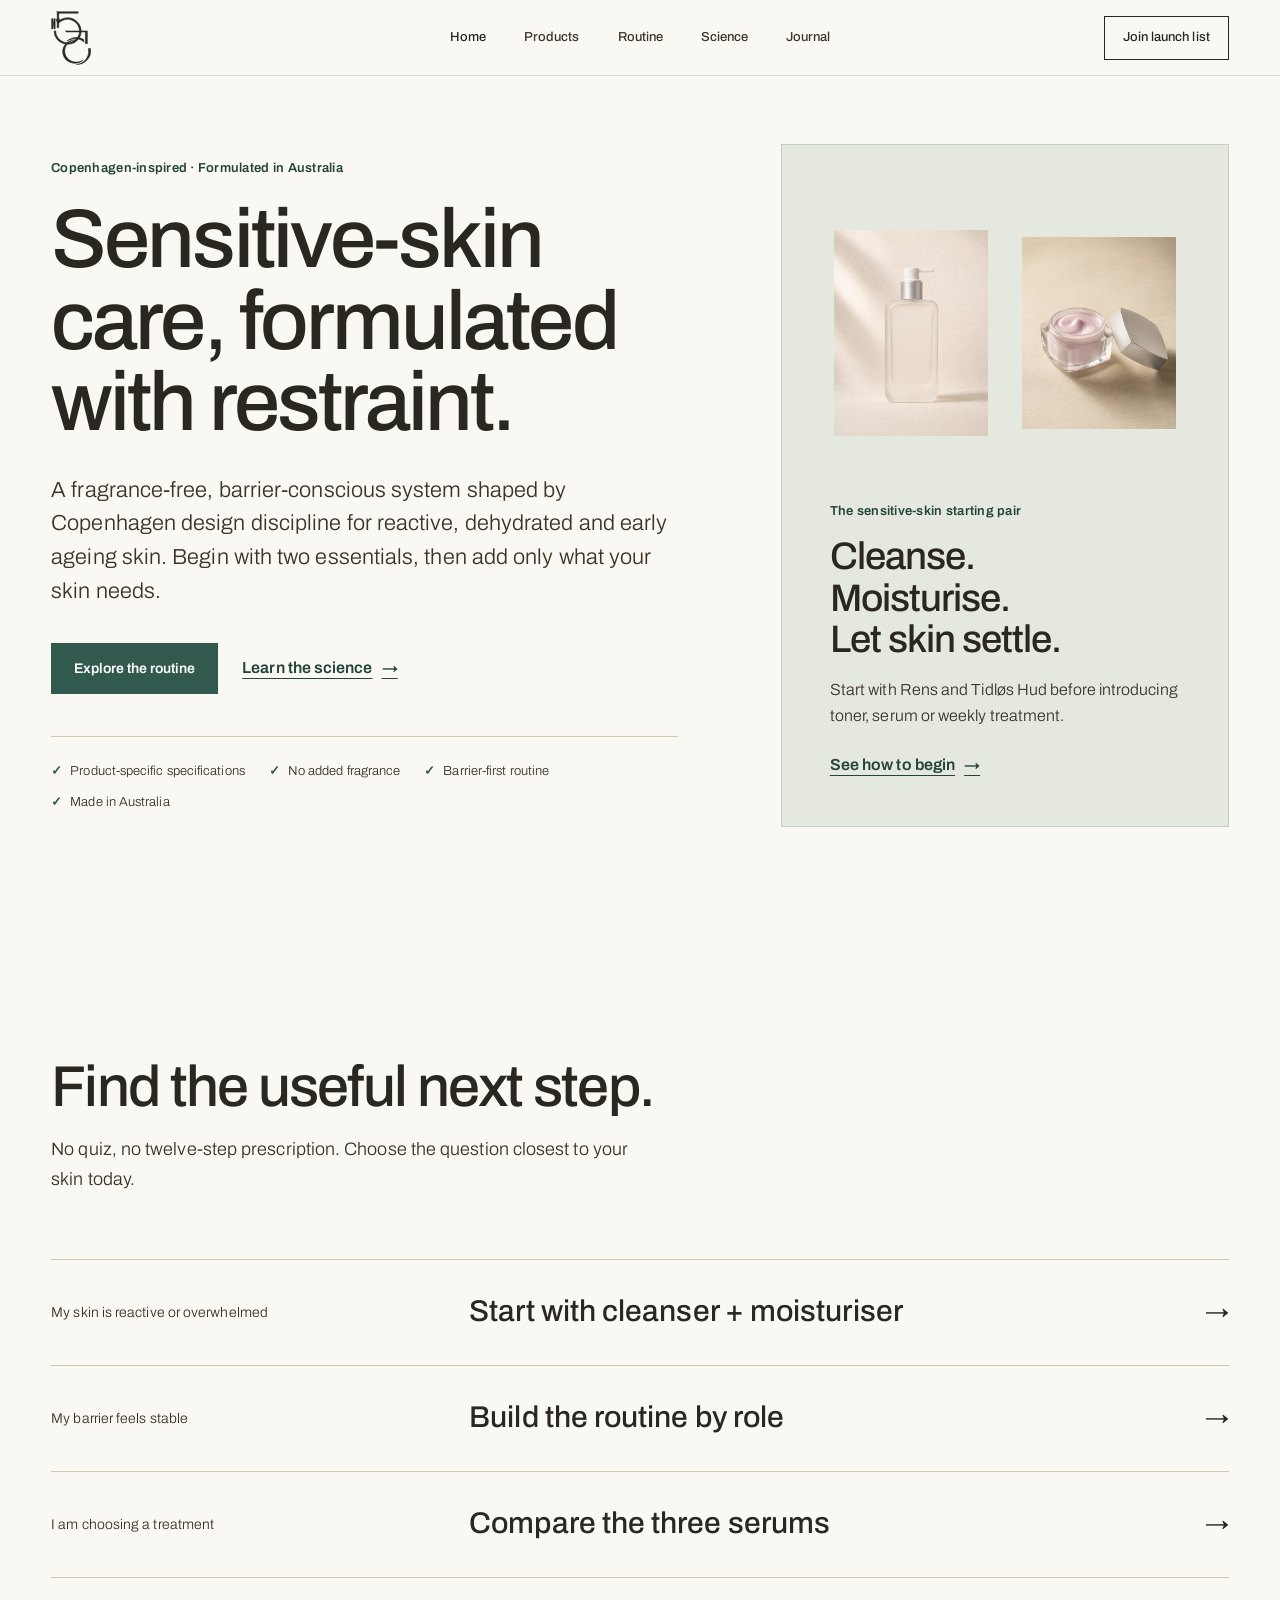
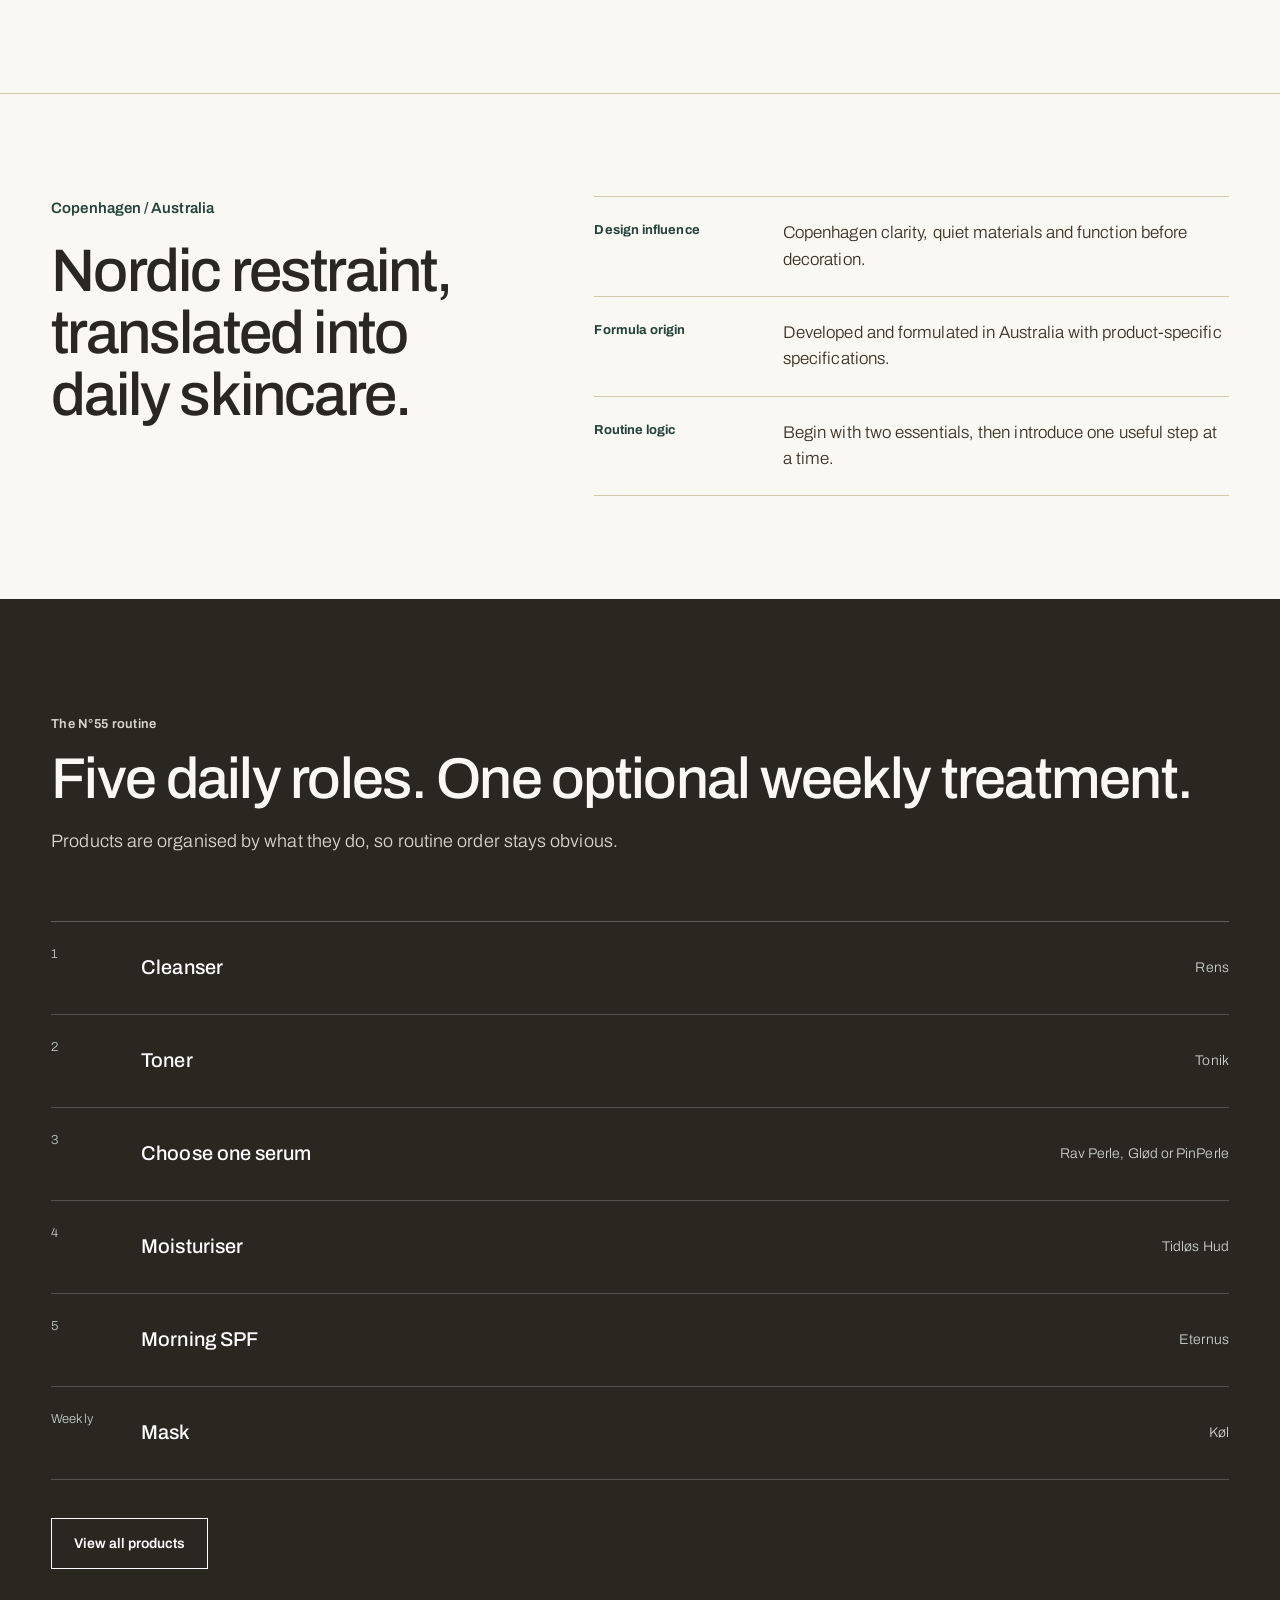
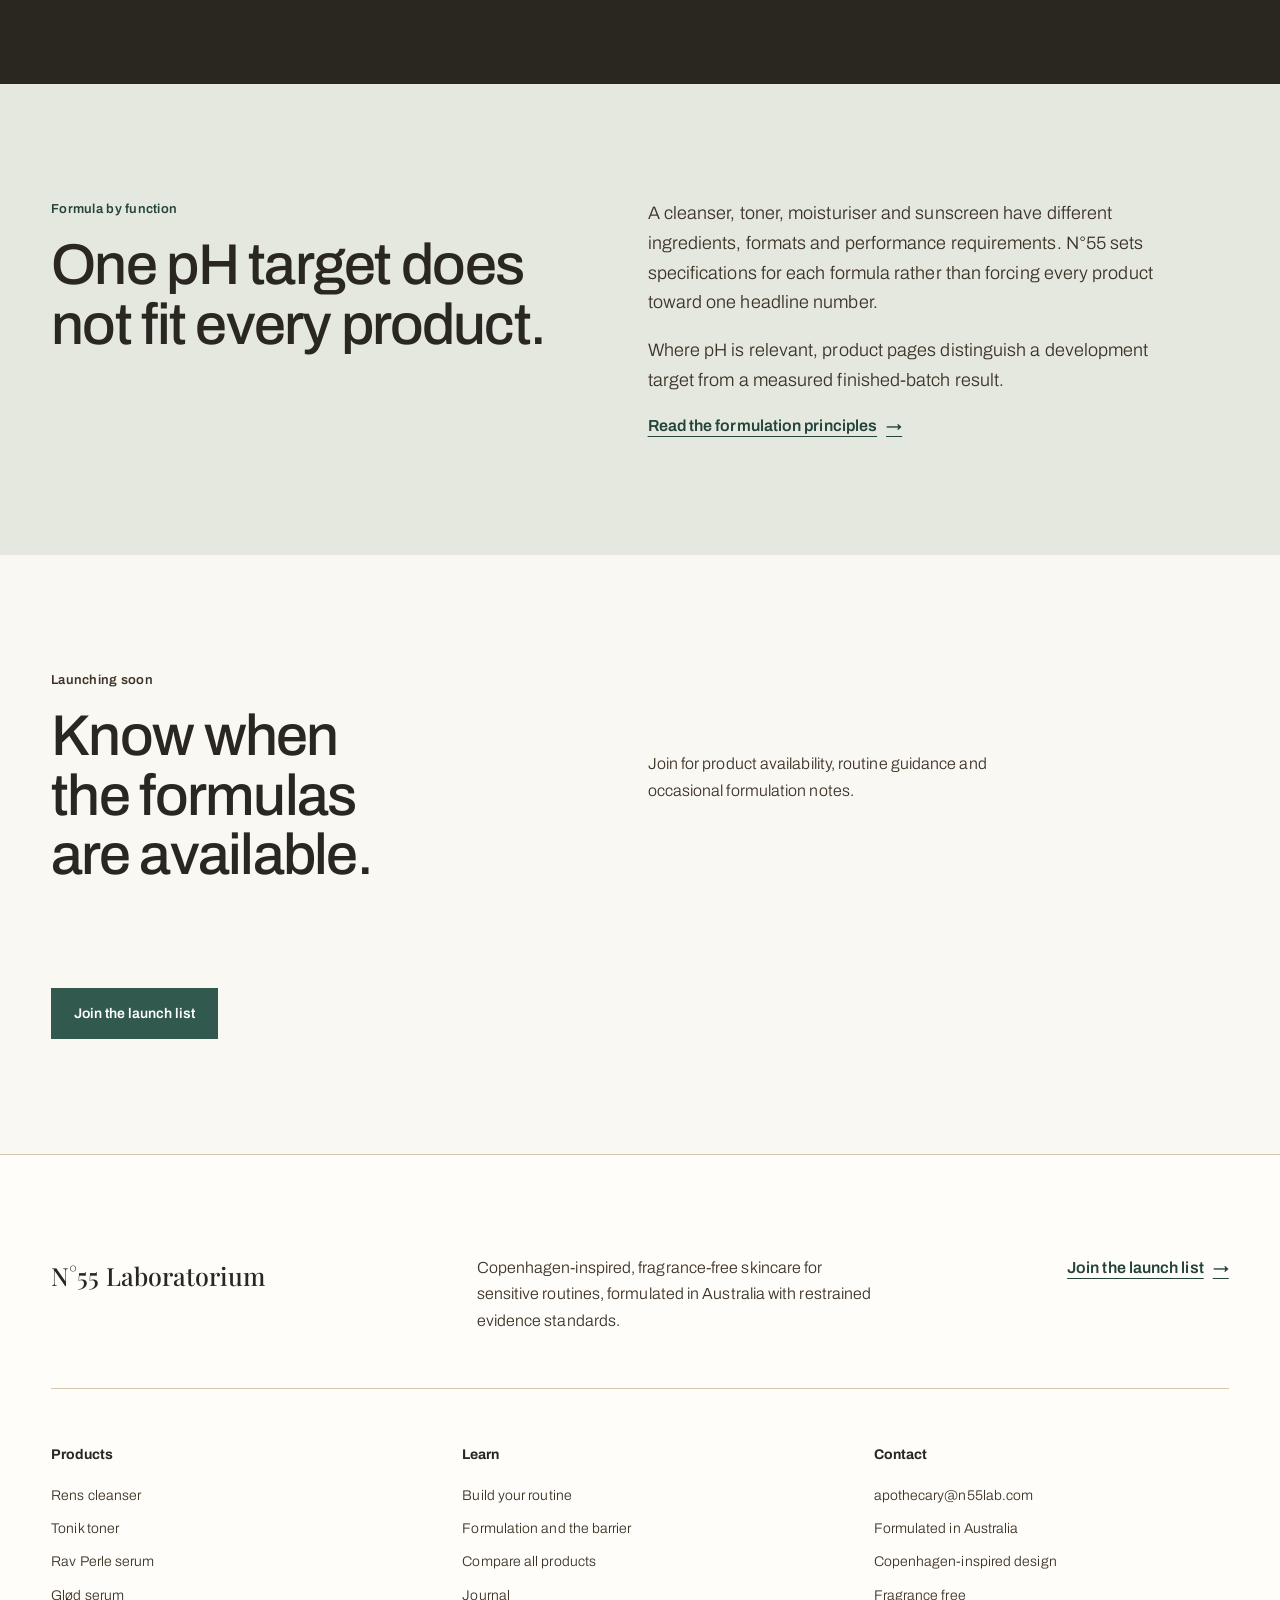
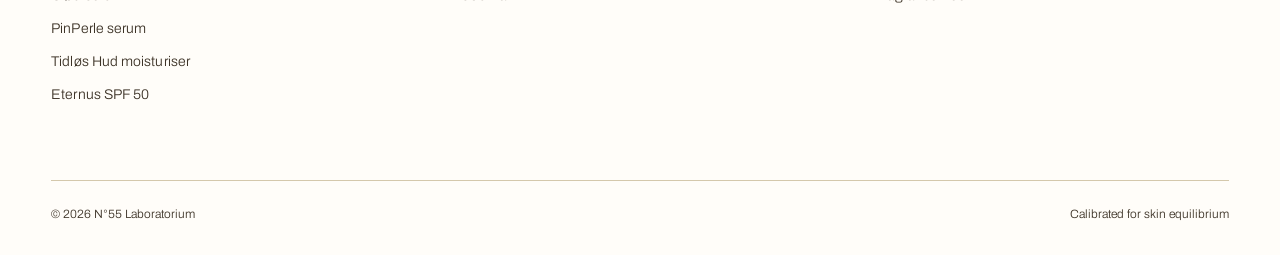
<file: index.html>
<!DOCTYPE html>
<html lang="en">
<head>
<meta charset="UTF-8" />
<meta name="viewport" content="width=device-width, initial-scale=1.0, viewport-fit=cover" />
<meta name="description" content="Copenhagen-inspired, fragrance-free skincare formulated in Australia for sensitive and reactive skin." />
<title>N°55 LABORATORIUM; Skin Equilibrium · Science in Balance</title>
<link rel="icon" href="favicon.svg" type="image/svg+xml" />
<link rel="preconnect" href="https://fonts.googleapis.com" />
<link rel="preconnect" href="https://fonts.gstatic.com" crossorigin />
<link href="https://fonts.googleapis.com/css2?family=Playfair+Display:ital,wght@0,400;0,500;0,700;1,400;1,500&family=Archivo:wght@300;400;500;600&family=JetBrains+Mono:wght@300;400&display=swap" rel="stylesheet" />
<link rel="stylesheet" href="styles.css" />
</head>
<body>
<a class="skip-link" href="#main-content">Skip to main content</a>

<!-- ========== NAV ========== -->
<nav class="nav" aria-label="Primary navigation">
  <a href="index.html" class="brand" aria-label="N°55 Laboratorium home"><img src="logo.svg" alt="" width="46" height="63" /></a>
  <button class="nav-toggle" type="button" aria-expanded="false" aria-controls="site-menu">
    <span class="sr-only">Open navigation</span><span aria-hidden="true"></span><span aria-hidden="true"></span>
  </button>
  <div class="links" id="site-menu">
    <a href="index.html" aria-current="page">Home</a>
    <a href="skincare.html">Products</a>
    <a href="system.html">Routine</a>
    <a href="philosophy.html">Science</a>
    <a href="journal.html">Journal</a>
  </div>
  <a class="nav-cta" href="journal.html#launch-list">Join launch list</a>
</nav>
<main id="main-content">
  <section class="brand-hero">
    <div class="hero-copy">
      <p class="context-line">Copenhagen-inspired · Formulated in Australia</p>
      <h1>Sensitive-skin care, formulated with restraint.</h1>
      <p class="hero-lede">A fragrance-free, barrier-conscious system shaped by Copenhagen design discipline for reactive, dehydrated and early ageing skin. Begin with two essentials, then add only what your skin needs.</p>
      <div class="hero-actions"><a class="button" href="system.html">Explore the routine</a><a class="text-link" href="philosophy.html">Learn the science <span aria-hidden="true">→</span></a></div>
      <ul class="proof-list" aria-label="N°55 formulation commitments"><li>Product-specific specifications</li><li>No added fragrance</li><li>Barrier-first routine</li><li>Made in Australia</li></ul>
    </div>
    <aside class="starter-visual" aria-labelledby="starter-title">
      <div class="starter-products">
        <img src="assets/rens.jpg" alt="Rens cleanser bottle" width="180" height="495" />
        <img src="assets/tidlos-hud.jpg" alt="Tidløs Hud moisturiser jar" width="180" height="495" />
      </div>
      <div><p class="section-label">The sensitive-skin starting pair</p><h2 id="starter-title">Cleanse. Moisturise. Let skin settle.</h2><p>Start with Rens and Tidløs Hud before introducing toner, serum or weekly treatment.</p><a class="text-link" href="system.html#start-simple">See how to begin <span aria-hidden="true">→</span></a></div>
    </aside>
  </section>

  <section class="decision-section" aria-labelledby="choose-path">
    <div class="section-intro"><h2 id="choose-path">Find the useful next step.</h2><p>No quiz, no twelve-step prescription. Choose the question closest to your skin today.</p></div>
    <div class="decision-list">
      <a href="system.html#start-simple"><span>My skin is reactive or overwhelmed</span><strong>Start with cleanser + moisturiser</strong><span aria-hidden="true">→</span></a>
      <a href="system.html#full-routine"><span>My barrier feels stable</span><strong>Build the routine by role</strong><span aria-hidden="true">→</span></a>
      <a href="skincare.html#serum-guide"><span>I am choosing a treatment</span><strong>Compare the three serums</strong><span aria-hidden="true">→</span></a>
    </div>
  </section>

  <section class="origin-band" aria-labelledby="origin-title">
    <div class="origin-statement"><p>Copenhagen / Australia</p><h2 id="origin-title">Nordic restraint, translated into daily skincare.</h2></div>
    <dl class="origin-notes">
      <div><dt>Design influence</dt><dd>Copenhagen clarity, quiet materials and function before decoration.</dd></div>
      <div><dt>Formula origin</dt><dd>Developed and formulated in Australia with product-specific specifications.</dd></div>
      <div><dt>Routine logic</dt><dd>Begin with two essentials, then introduce one useful step at a time.</dd></div>
    </dl>
  </section>

  <section class="routine-summary" aria-labelledby="routine-title">
    <div class="section-intro"><p class="section-label">The N°55 routine</p><h2 id="routine-title">Five daily roles. One optional weekly treatment.</h2><p>Products are organised by what they do, so routine order stays obvious.</p></div>
    <ol class="routine-track">
      <li><span>1</span><a href="rens.html"><strong>Cleanser</strong><small>Rens</small></a></li>
      <li><span>2</span><a href="tonik.html"><strong>Toner</strong><small>Tonik</small></a></li>
      <li><span>3</span><a href="skincare.html#serum-guide"><strong>Choose one serum</strong><small>Rav Perle, Glød or PinPerle</small></a></li>
      <li><span>4</span><a href="tidlos-hud.html"><strong>Moisturiser</strong><small>Tidløs Hud</small></a></li>
      <li><span>5</span><a href="eternus.html"><strong>Morning SPF</strong><small>Eternus</small></a></li>
      <li><span>Weekly</span><a href="kol.html"><strong>Mask</strong><small>Køl</small></a></li>
    </ol>
    <a class="button button-secondary" href="skincare.html">View all products</a>
  </section>

  <section class="science-band" aria-labelledby="science-title">
    <div><p class="section-label">Formula by function</p><h2 id="science-title">One pH target does not fit every product.</h2></div>
    <div><p>A cleanser, toner, moisturiser and sunscreen have different ingredients, formats and performance requirements. N°55 sets specifications for each formula rather than forcing every product toward one headline number.</p><p>Where pH is relevant, product pages distinguish a development target from a measured finished-batch result.</p><a class="text-link" href="philosophy.html">Read the formulation principles <span aria-hidden="true">→</span></a></div>
  </section>

  <section class="launch-band" aria-labelledby="home-launch-title">
    <div><p class="section-label">Launching soon</p><h2 id="home-launch-title">Know when the formulas are available.</h2></div>
    <p>Join for product availability, routine guidance and occasional formulation notes.</p><a class="button" href="journal.html#launch-list">Join the launch list</a>
  </section>
</main>
<footer>
  <div class="footer-lead">
    <a href="index.html" class="footer-brand">N°55 Laboratorium</a>
    <p>Copenhagen-inspired, fragrance-free skincare for sensitive routines, formulated in Australia with restrained evidence standards.</p>
    <a class="text-link" href="journal.html#launch-list">Join the launch list <span aria-hidden="true">→</span></a>
  </div>
  <div class="foot-grid">
    <div class="foot-col"><h2>Products</h2><ul>
      <li><a href="rens.html">Rens cleanser</a></li><li><a href="tonik.html">Tonik toner</a></li>
      <li><a href="rav-perle.html">Rav Perle serum</a></li><li><a href="glod.html">Glød serum</a></li><li><a href="serum-3.html">PinPerle serum</a></li>
      <li><a href="tidlos-hud.html">Tidløs Hud moisturiser</a></li><li><a href="eternus.html">Eternus SPF 50</a></li>
    </ul></div>
    <div class="foot-col"><h2>Learn</h2><ul>
      <li><a href="system.html">Build your routine</a></li><li><a href="philosophy.html">Formulation and the barrier</a></li>
      <li><a href="skincare.html">Compare all products</a></li><li><a href="journal.html">Journal</a></li>
    </ul></div>
    <div class="foot-col"><h2>Contact</h2><ul>
      <li><a href="mailto:apothecary@n55lab.com">apothecary@n55lab.com</a></li>
      <li>Formulated in Australia</li><li>Copenhagen-inspired design</li><li>Fragrance free</li>
    </ul></div>
  </div>
  <div class="foot-bottom"><span>© 2026 N°55 Laboratorium</span><span>Calibrated for skin equilibrium</span></div>
</footer>

<script>
  // Scroll reveals
  const io = new IntersectionObserver((entries) => {
    entries.forEach(e => { if (e.isIntersecting) { e.target.classList.add('in'); io.unobserve(e.target); } });
  }, { threshold: 0.12 });
  document.querySelectorAll('.reveal').forEach(el => io.observe(el));
</script>

<script src="site.js"></script>
</body>
</html>
</file>
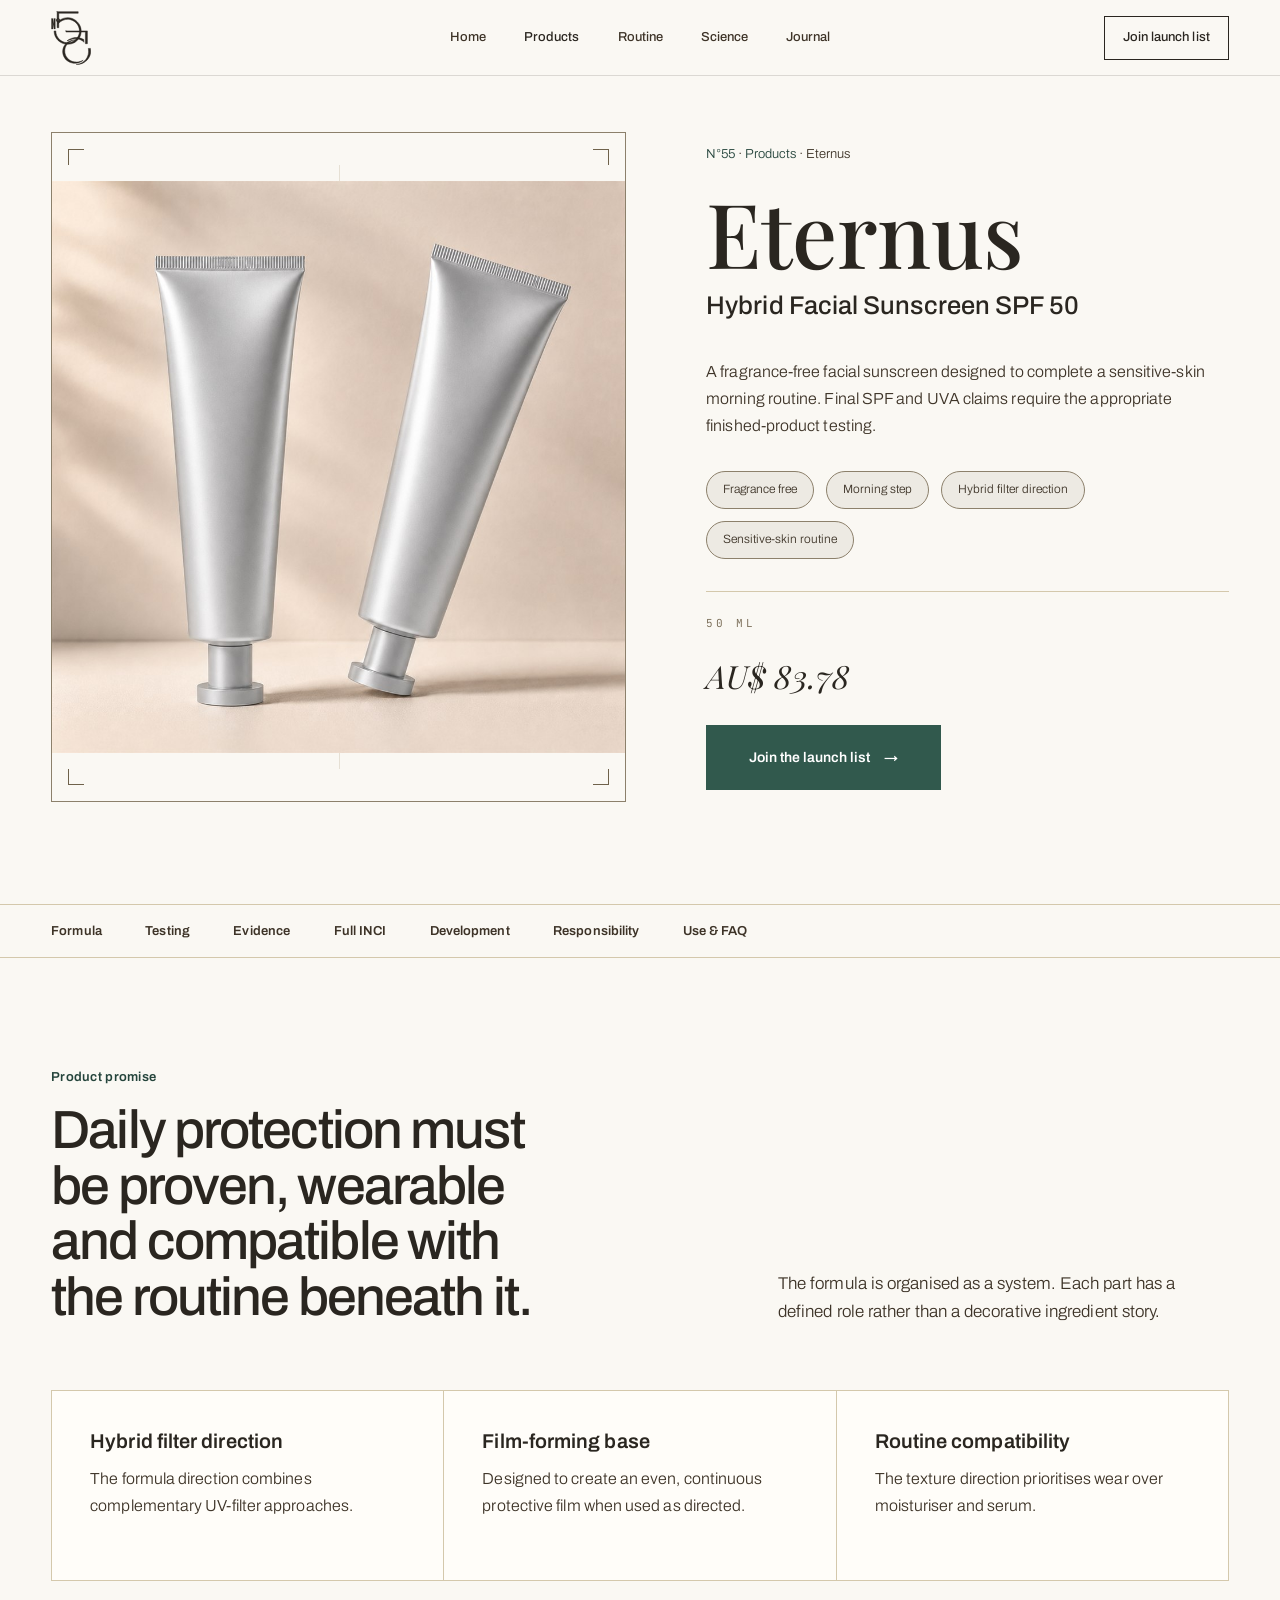
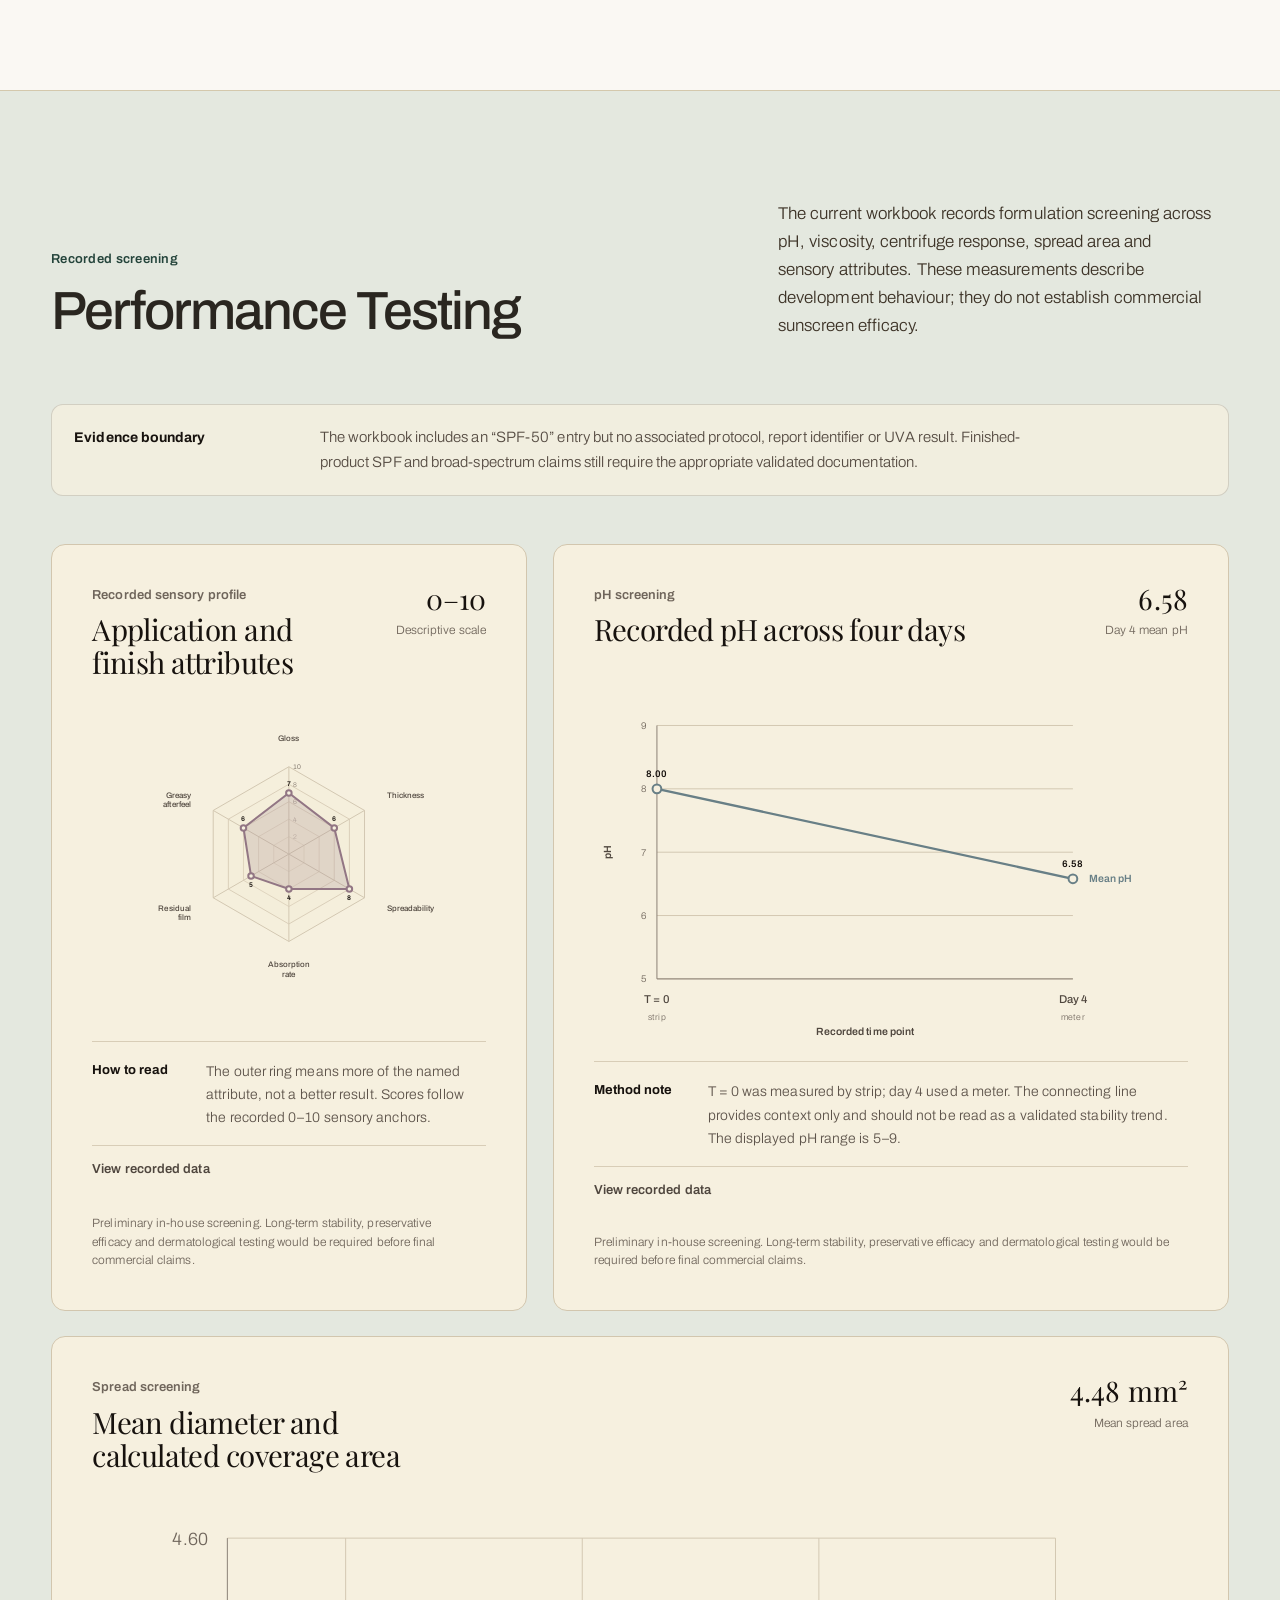
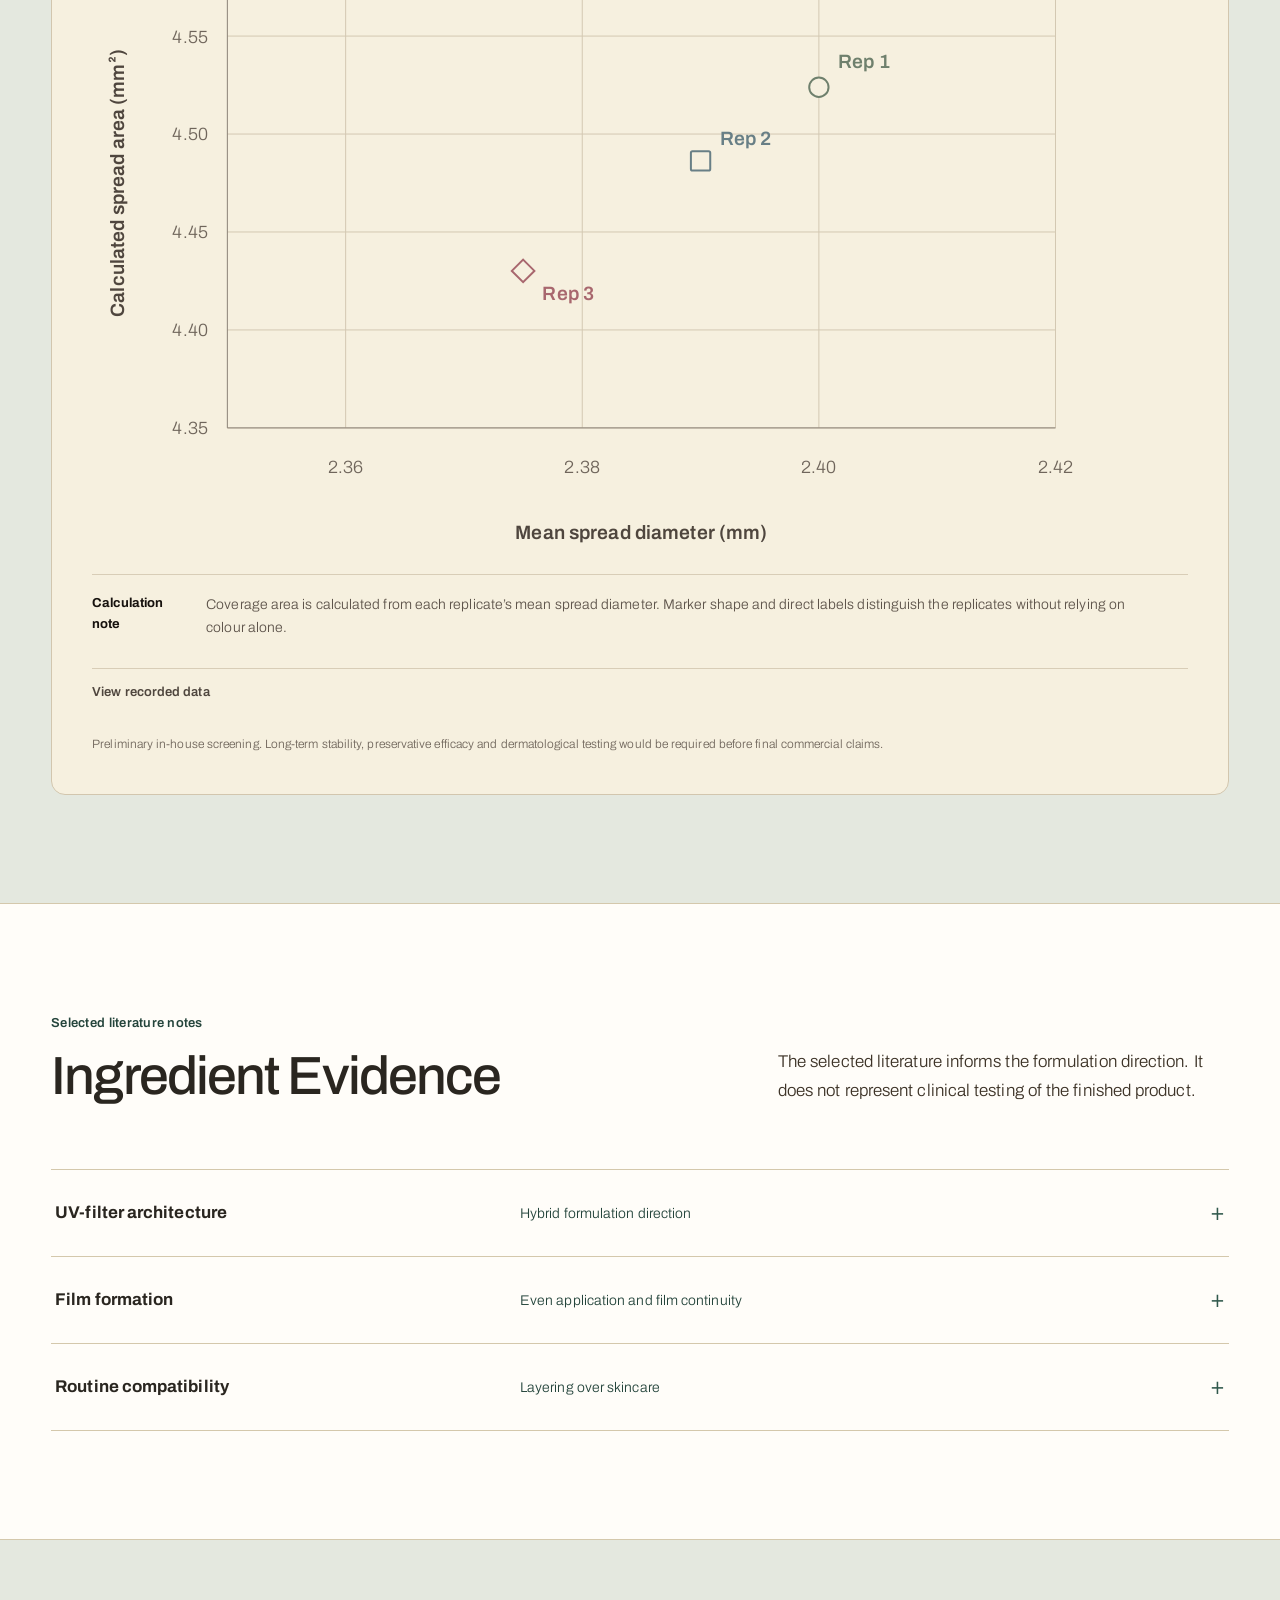
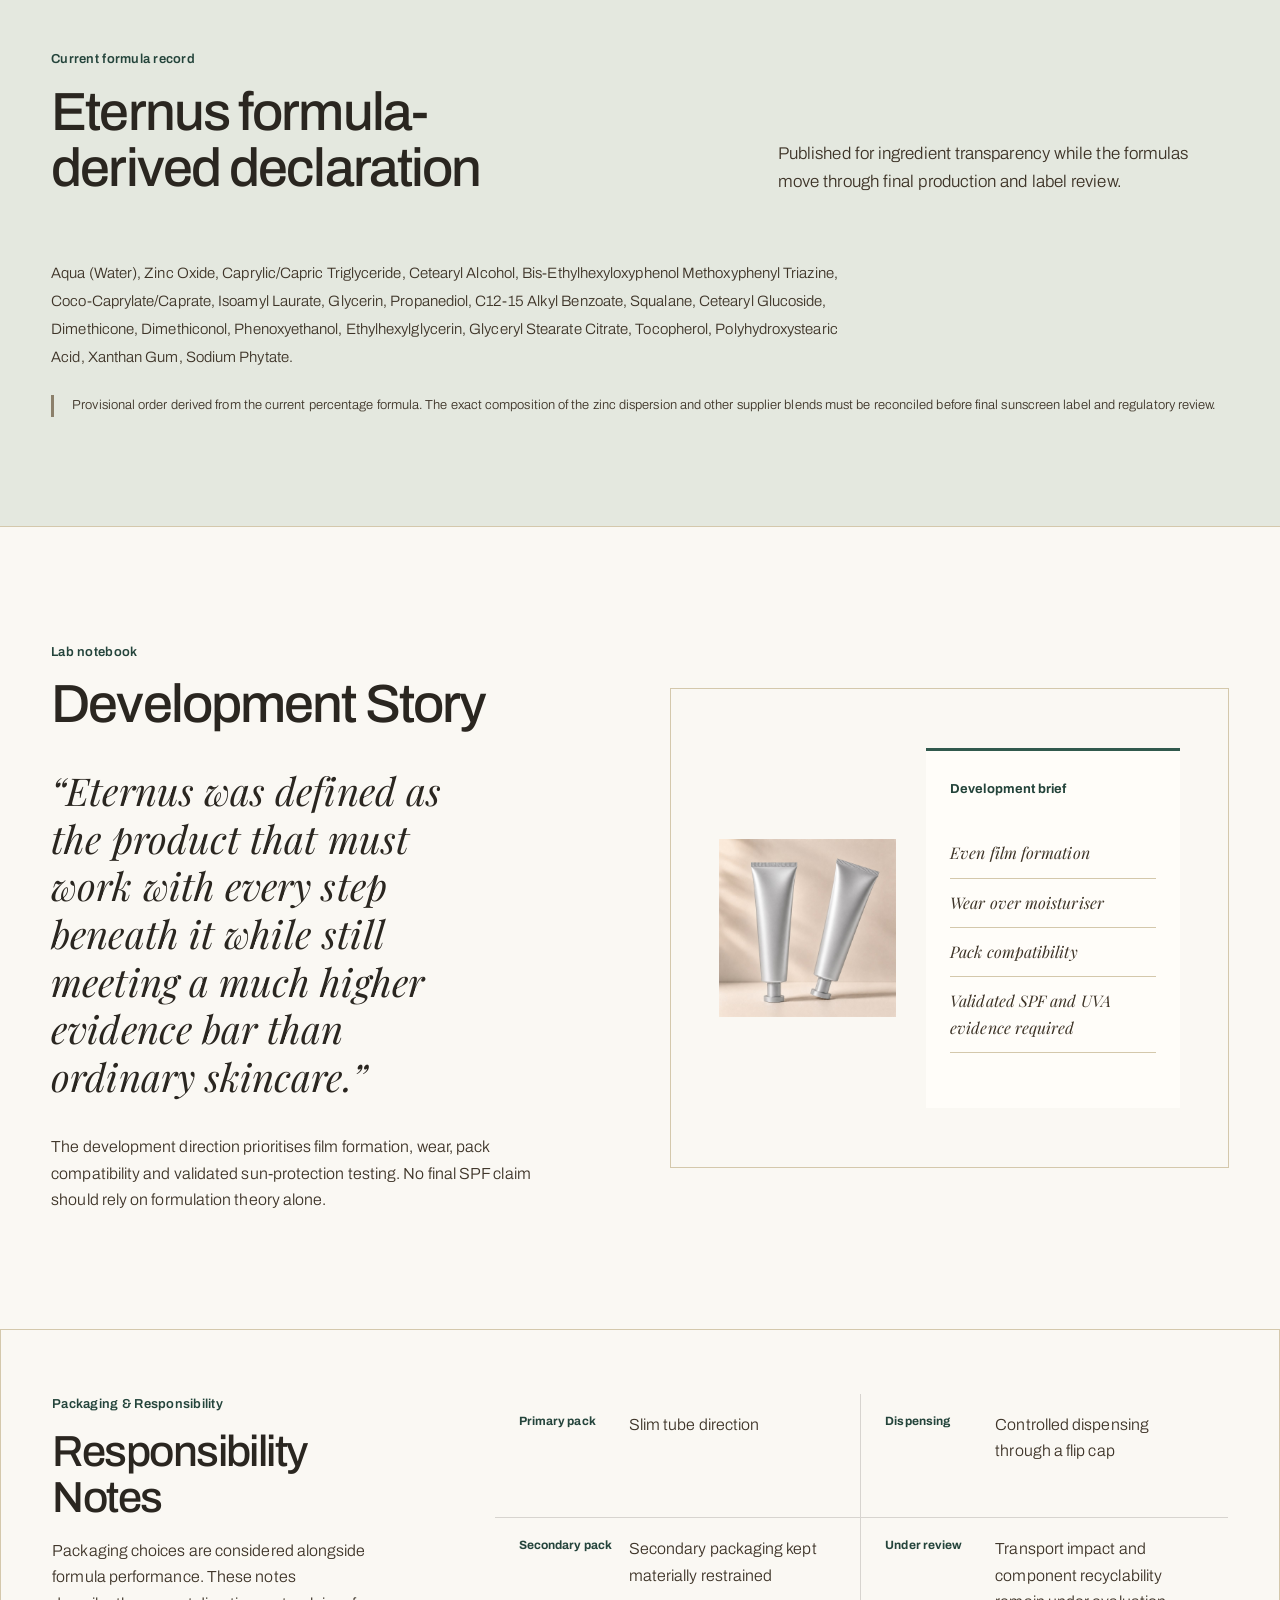
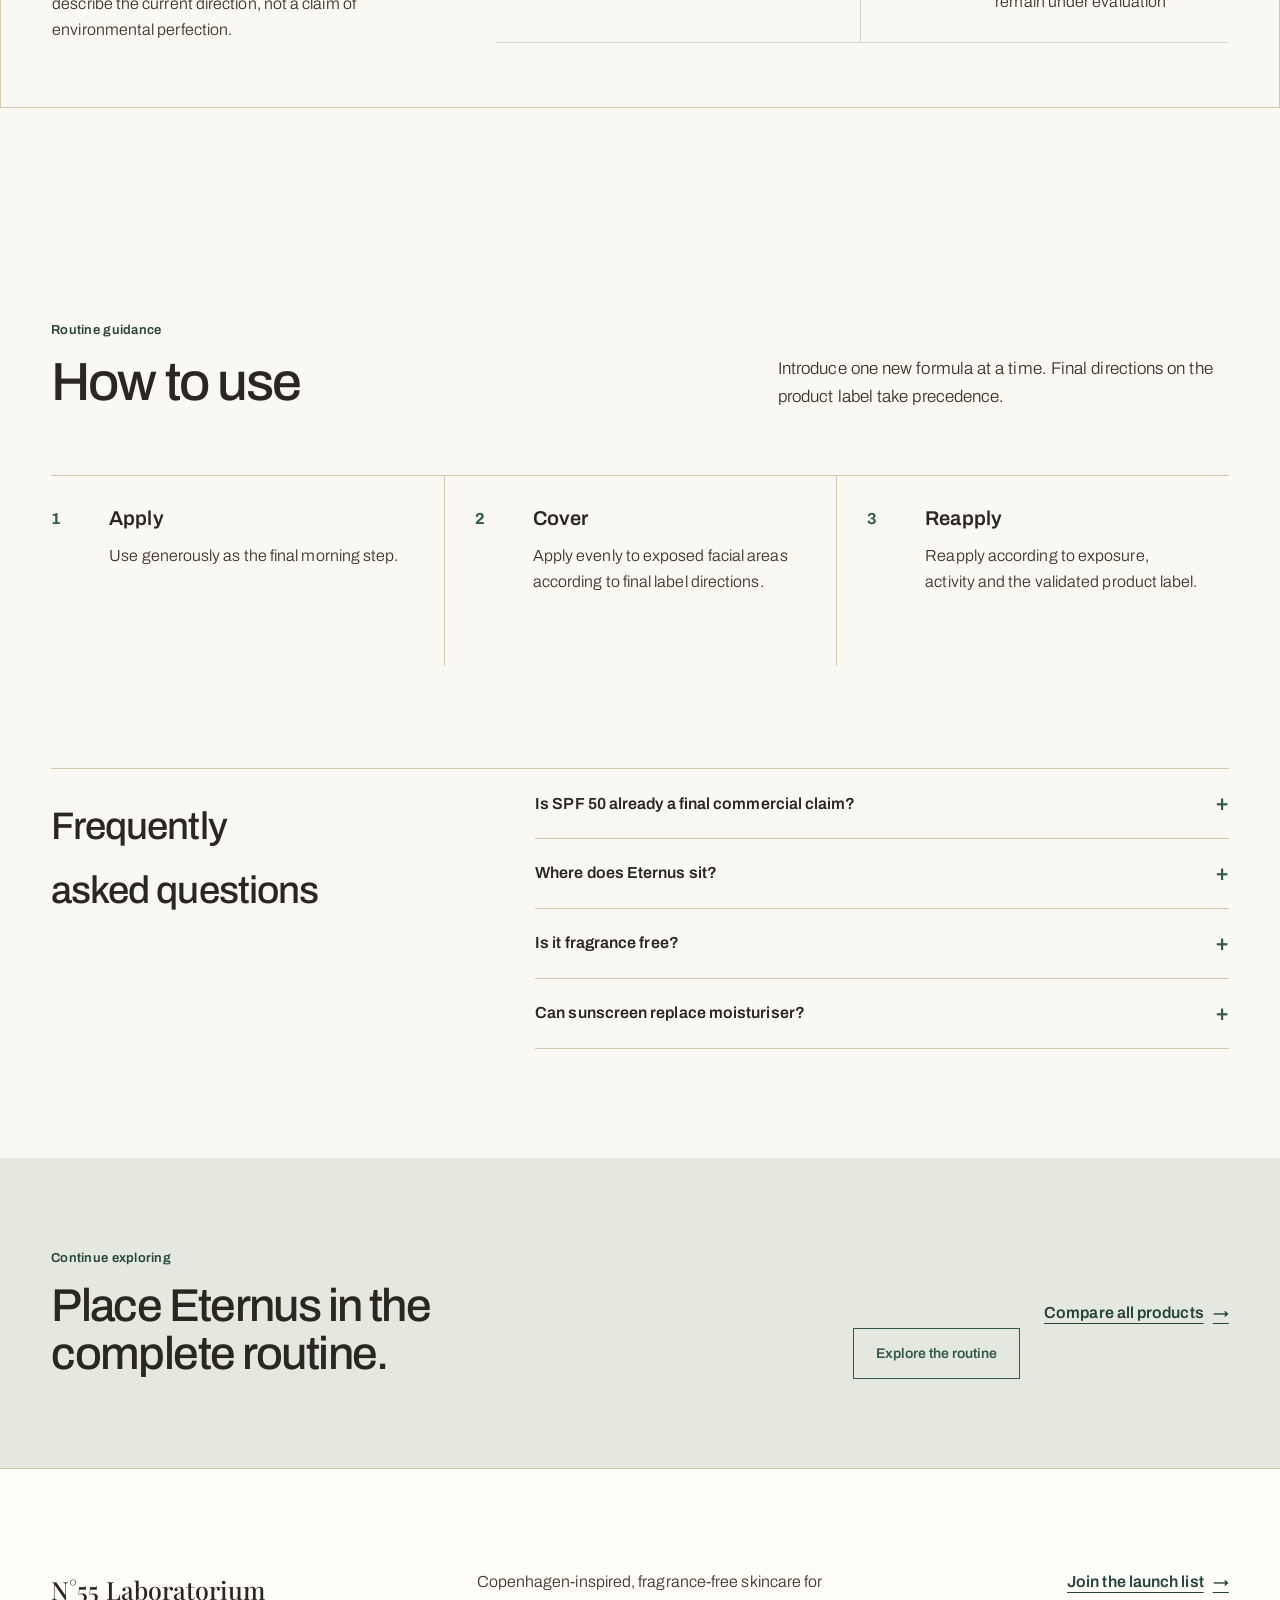
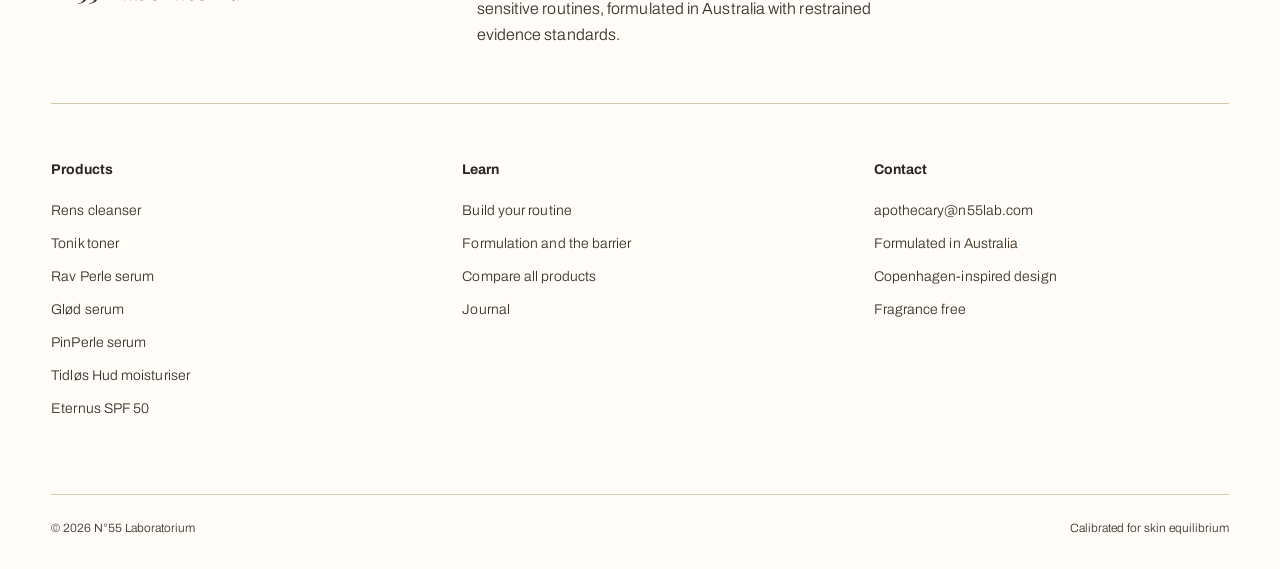
<file: eternus.html>
<!DOCTYPE html>
<html lang="en">
<head>
<meta charset="UTF-8" />
<meta name="viewport" content="width=device-width, initial-scale=1.0, viewport-fit=cover" />
<meta name="description" content="Eternus is a fragrance-free SPF 50 facial sunscreen designed for sensitive skin." />
<title>Eternus · SPF 50 Hybrid Sunscreen; N°55 LABORATORIUM</title>
<link rel="icon" href="favicon.svg" type="image/svg+xml" />
<link rel="preconnect" href="https://fonts.googleapis.com" />
<link rel="preconnect" href="https://fonts.gstatic.com" crossorigin />
<link href="https://fonts.googleapis.com/css2?family=Playfair+Display:ital,wght@0,400;0,500;0,700;1,400;1,500&family=Archivo:wght@300;400;500;600&family=JetBrains+Mono:wght@300;400&display=swap" rel="stylesheet" />
<link rel="stylesheet" href="styles.css" />
</head>
<body class="product-page product-eternus">
<a class="skip-link" href="#main-content">Skip to main content</a>

<!-- ========== NAV ========== -->
<nav class="nav" aria-label="Primary navigation">
  <a href="index.html" class="brand" aria-label="N°55 Laboratorium home"><img src="logo.svg" alt="" width="46" height="63" /></a>
  <button class="nav-toggle" type="button" aria-expanded="false" aria-controls="site-menu">
    <span class="sr-only">Open navigation</span><span aria-hidden="true"></span><span aria-hidden="true"></span>
  </button>
  <div class="links" id="site-menu">
    <a href="index.html">Home</a>
    <a href="skincare.html" aria-current="page">Products</a>
    <a href="system.html">Routine</a>
    <a href="philosophy.html">Science</a>
    <a href="journal.html">Journal</a>
  </div>
  <a class="nav-cta" href="journal.html#launch-list">Join launch list</a>
</nav>
<main id="main-content">
    <section class="product-hero evidence-product-hero">
      <div class="product-visual"><span class="corner tl"></span><span class="corner tr"></span><span class="corner bl"></span><span class="corner br"></span><img class="product-render" src="assets/eternus.jpg" alt="Eternus hybrid facial sunscreen spf 50 packaging" width="320" height="880" /></div>
      <div class="product-info"><div class="breadcrumb"><a href="index.html">N°55</a> · <a href="skincare.html">Products</a> · Eternus</div><h1>Eternus</h1><div class="pet">Hybrid Facial Sunscreen SPF 50</div><p class="lede">A fragrance-free facial sunscreen designed to complete a sensitive-skin morning routine. Final SPF and UVA claims require the appropriate finished-product testing.</p><div class="tags"><span>Fragrance free</span><span>Morning step</span><span>Hybrid filter direction</span><span>Sensitive-skin routine</span></div><div class="price-block"><div class="size">50 mL</div><div class="price">AU$ 83.78</div><a class="cta" href="journal.html#launch-list">Join the launch list <span class="arr" aria-hidden="true">→</span></a></div></div>
    </section>
    <nav class="product-subnav" aria-label="On this product page"><a href="#formula">Formula</a><a href="#performance">Testing</a><a href="#ingredient-evidence">Evidence</a><a href="#full-inci">Full INCI</a><a href="#development">Development</a><a href="#responsibility">Responsibility</a><a href="#use">Use &amp; FAQ</a></nav>

    <section class="evidence-section formula-section" id="formula" aria-labelledby="formula-title"><div class="evidence-heading"><div><p class="section-label">Product promise</p><h2 id="formula-title">Daily protection must be proven, wearable and compatible with the routine beneath it.</h2></div><p>The formula is organised as a system. Each part has a defined role rather than a decorative ingredient story.</p></div><div class="architecture-list"><article><h3>Hybrid filter direction</h3><p>The formula direction combines complementary UV-filter approaches.</p></article><article><h3>Film-forming base</h3><p>Designed to create an even, continuous protective film when used as directed.</p></article><article><h3>Routine compatibility</h3><p>The texture direction prioritises wear over moisturiser and serum.</p></article></div></section>

    <section class="evidence-section performance-section" id="performance" aria-labelledby="performance-title">
      <div class="evidence-heading"><div><p class="section-label">Recorded screening</p><h2 id="performance-title">Performance Testing</h2></div><p>The current workbook records formulation screening across pH, viscosity, centrifuge response, spread area and sensory attributes. These measurements describe development behaviour; they do not establish commercial sunscreen efficacy.</p></div>

      <aside class="screening-boundary" aria-label="Evidence boundary"><strong>Evidence boundary</strong><p>The workbook includes an “SPF-50” entry but no associated protocol, report identifier or UVA result. Finished-product SPF and broad-spectrum claims still require the appropriate validated documentation.</p></aside>

      <div class="evidence-chart-grid">
        <article class="evidence-chart-card evidence-chart-card--radar" aria-labelledby="sensory-profile-title" data-evidence-chart>
          <header class="evidence-chart-card__header"><div><p>Recorded sensory profile</p><h3 id="sensory-profile-title">Application and finish attributes</h3></div><div class="evidence-chart-metric"><strong>0–10</strong><span>Descriptive scale</span></div></header>
          <div class="evidence-chart__canvas"></div>
          <script type="application/json">{"id":"sensory-profile","type":"radar","title":"Application and finish attributes","description":"Radar chart of six recorded sunscreen sensory attributes on a zero to ten descriptive scale. Scores are gloss seven, thickness six, spreadability eight, absorption rate four, residual film five and greasy afterfeel six.","max":10,"color":"mauve","axes":[{"label":"Gloss","value":7},{"label":"Thickness","value":6},{"label":"Spreadability","value":8},{"label":["Absorption","rate"],"value":4},{"label":["Residual","film"],"value":5},{"label":["Greasy","afterfeel"],"value":6}]}</script>
          <div class="evidence-chart-reading"><strong>How to read</strong><p>The outer ring means more of the named attribute, not a better result. Scores follow the recorded 0–10 sensory anchors.</p></div>
          <details class="chart-data-details"><summary>View recorded data</summary><table><thead><tr><th>Attribute</th><th>Score</th></tr></thead><tbody><tr><td>Gloss</td><td>7</td></tr><tr><td>Thickness</td><td>6</td></tr><tr><td>Spreadability</td><td>8</td></tr><tr><td>Absorption rate</td><td>4</td></tr><tr><td>Residual film</td><td>5</td></tr><tr><td>Greasy afterfeel</td><td>6</td></tr></tbody></table></details>
          <p class="evidence-chart-caption">Preliminary in-house screening. Long-term stability, preservative efficacy and dermatological testing would be required before final commercial claims.</p>
        </article>

        <article class="evidence-chart-card evidence-chart-card--line" aria-labelledby="ph-screen-title" data-evidence-chart>
          <header class="evidence-chart-card__header"><div><p>pH screening</p><h3 id="ph-screen-title">Recorded pH across four days</h3></div><div class="evidence-chart-metric"><strong>6.58</strong><span>Day 4 mean pH</span></div></header>
          <div class="evidence-chart__canvas"></div>
          <script type="application/json">{"id":"ph-screen","type":"line","title":"Recorded pH across four days","description":"Line graph of mean recorded pH. The time-zero strip reading was eight point zero and the day-four meter mean was six point five eight. The method changed between time points.","xAxis":{"title":"Recorded time point","values":[{"label":"T = 0","meta":"strip"},{"label":"Day 4","meta":"meter"}]},"yAxis":{"title":"pH","min":5,"max":9,"ticks":[5,6,7,8,9]},"series":[{"label":"Mean pH","values":[8,6.58],"color":"blueGrey","marker":"circle","decimals":2}]}</script>
          <div class="evidence-chart-reading"><strong>Method note</strong><p>T = 0 was measured by strip; day 4 used a meter. The connecting line provides context only and should not be read as a validated stability trend. The displayed pH range is 5–9.</p></div>
          <details class="chart-data-details"><summary>View recorded data</summary><table><thead><tr><th>Time</th><th>Method</th><th>Rep 1</th><th>Rep 2</th><th>Rep 3</th><th>Mean</th><th>Temp</th></tr></thead><tbody><tr><td>T = 0</td><td>Strip</td><td>8.00</td><td>8.00</td><td>8.00</td><td>8.00</td><td>25°C</td></tr><tr><td>Day 4</td><td>Meter</td><td>6.58</td><td>6.57</td><td>6.59</td><td>6.58</td><td>23°C</td></tr></tbody></table></details>
          <p class="evidence-chart-caption">Preliminary in-house screening. Long-term stability, preservative efficacy and dermatological testing would be required before final commercial claims.</p>
        </article>

        <article class="evidence-chart-card evidence-chart-card--scatter" aria-labelledby="spread-screen-title" data-evidence-chart>
          <header class="evidence-chart-card__header"><div><p>Spread screening</p><h3 id="spread-screen-title">Mean diameter and calculated coverage area</h3></div><div class="evidence-chart-metric"><strong>4.48 mm²</strong><span>Mean spread area</span></div></header>
          <div class="evidence-chart__canvas"></div>
          <script type="application/json">{"id":"spread-screen","type":"scatter","title":"Mean diameter and calculated coverage area","description":"Scatter plot of three sunscreen spread test replicates at day five. Mean diameters range from two point three seven five to two point four zero millimetres and calculated area ranges from four point four three to four point five two square millimetres.","xAxis":{"title":"Mean spread diameter (mm)","min":2.35,"max":2.42,"ticks":[2.36,2.38,2.40,2.42],"decimals":2},"yAxis":{"title":"Calculated spread area (mm²)","min":4.35,"max":4.60,"ticks":[4.35,4.40,4.45,4.50,4.55,4.60],"decimals":2},"points":[{"x":2.4,"y":4.5238934212,"label":"Rep 1","shape":"circle","color":"sage","labelDx":12,"labelDy":-12},{"x":2.39,"y":4.4862728491,"label":"Rep 2","shape":"square","color":"blueGrey","labelDx":12,"labelDy":-10},{"x":2.375,"y":4.4301365154,"label":"Rep 3","shape":"diamond","color":"rose","labelDx":12,"labelDy":18}]}</script>
          <div class="evidence-chart-reading"><strong>Calculation note</strong><p>Coverage area is calculated from each replicate’s mean spread diameter. Marker shape and direct labels distinguish the replicates without relying on colour alone.</p></div>
          <details class="chart-data-details"><summary>View recorded data</summary><table><thead><tr><th>Rep</th><th>d₁</th><th>d₂</th><th>Mean diameter</th><th>Area</th><th>Temp</th></tr></thead><tbody><tr><td>1</td><td>2.40 mm</td><td>2.40 mm</td><td>2.400 mm</td><td>4.524 mm²</td><td>23°C</td></tr><tr><td>2</td><td>2.37 mm</td><td>2.41 mm</td><td>2.390 mm</td><td>4.486 mm²</td><td>23°C</td></tr><tr><td>3</td><td>2.40 mm</td><td>2.35 mm</td><td>2.375 mm</td><td>4.430 mm²</td><td>23°C</td></tr></tbody></table></details>
          <p class="evidence-chart-caption">Preliminary in-house screening. Long-term stability, preservative efficacy and dermatological testing would be required before final commercial claims.</p>
        </article>
      </div>
    </section>

    <section class="evidence-section ingredient-section" id="ingredient-evidence" aria-labelledby="ingredient-title"><div class="evidence-heading"><div><p class="section-label">Selected literature notes</p><h2 id="ingredient-title">Ingredient Evidence</h2></div><p>The selected literature informs the formulation direction. It does not represent clinical testing of the finished product.</p></div><div class="evidence-disclosures"><details class="evidence-detail"><summary><span><strong>UV-filter architecture</strong><small>Hybrid formulation direction</small></span><span aria-hidden="true">+</span></summary><div><p>Literature informs filter selection but does not establish the finished product’s SPF.</p></div></details><details class="evidence-detail"><summary><span><strong>Film formation</strong><small>Even application and film continuity</small></span><span aria-hidden="true">+</span></summary><div><p>Supports the formulation focus on coverage and wear.</p></div></details><details class="evidence-detail"><summary><span><strong>Routine compatibility</strong><small>Layering over skincare</small></span><span aria-hidden="true">+</span></summary><div><p>Informs texture and finish decisions for the final morning step.</p></div></details></div></section>

    <section class="evidence-section inci-section" id="full-inci" aria-labelledby="inci-title"><div class="evidence-heading"><div><p class="section-label">Current formula record</p><h2 id="inci-title">Eternus formula-derived declaration</h2></div><p>Published for ingredient transparency while the formulas move through final production and label review.</p></div><p class="inci-declaration">Aqua (Water), Zinc Oxide, Caprylic/Capric Triglyceride, Cetearyl Alcohol, Bis-Ethylhexyloxyphenol Methoxyphenyl Triazine, Coco-Caprylate/Caprate, Isoamyl Laurate, Glycerin, Propanediol, C12-15 Alkyl Benzoate, Squalane, Cetearyl Glucoside, Dimethicone, Dimethiconol, Phenoxyethanol, Ethylhexylglycerin, Glyceryl Stearate Citrate, Tocopherol, Polyhydroxystearic Acid, Xanthan Gum, Sodium Phytate.</p><p class="inci-status">Provisional order derived from the current percentage formula. The exact composition of the zinc dispersion and other supplier blends must be reconciled before final sunscreen label and regulatory review.</p></section>

    <section class="development-section" id="development" aria-labelledby="development-title"><div class="development-copy"><p class="section-label">Lab notebook</p><h2 id="development-title">Development Story</h2><blockquote>“Eternus was defined as the product that must work with every step beneath it while still meeting a much higher evidence bar than ordinary skincare.”</blockquote><p>The development direction prioritises film formation, wear, pack compatibility and validated sun-protection testing. No final SPF claim should rely on formulation theory alone.</p></div><figure class="development-visual"><img src="assets/eternus.jpg" alt="Eternus packaging concept" width="180" height="495" loading="lazy"/><figcaption><span>Development brief</span><ul><li>Even film formation</li><li>Wear over moisturiser</li><li>Pack compatibility</li><li>Validated SPF and UVA evidence required</li></ul></figcaption></figure></section>

    <section class="responsibility-section" id="responsibility" aria-labelledby="responsibility-title"><div><p class="section-label">Packaging &amp; Responsibility</p><h2 id="responsibility-title">Responsibility Notes</h2><p>Packaging choices are considered alongside formula performance. These notes describe the current direction, not a claim of environmental perfection.</p></div><dl><div><dt>Primary pack</dt><dd>Slim tube direction</dd></div><div><dt>Dispensing</dt><dd>Controlled dispensing through a flip cap</dd></div><div><dt>Secondary pack</dt><dd>Secondary packaging kept materially restrained</dd></div><div><dt>Under review</dt><dd>Transport impact and component recyclability remain under evaluation</dd></div></dl></section>

    <section class="evidence-section use-section" id="use" aria-labelledby="use-title"><div class="evidence-heading"><div><p class="section-label">Routine guidance</p><h2 id="use-title">How to use</h2></div><p>Introduce one new formula at a time. Final directions on the product label take precedence.</p></div><ol class="use-steps"><li><span>1</span><div><h3>Apply</h3><p>Use generously as the final morning step.</p></div></li><li><span>2</span><div><h3>Cover</h3><p>Apply evenly to exposed facial areas according to final label directions.</p></div></li><li><span>3</span><div><h3>Reapply</h3><p>Reapply according to exposure, activity and the validated product label.</p></div></li></ol><div class="faq-block"><h2>Frequently asked questions</h2><details><summary>Is SPF 50 already a final commercial claim?<span aria-hidden="true">+</span></summary><p>The final claim requires the appropriate finished-product SPF and UVA testing.</p></details><details><summary>Where does Eternus sit?<span aria-hidden="true">+</span></summary><p>It is the final morning step.</p></details><details><summary>Is it fragrance free?<span aria-hidden="true">+</span></summary><p>Yes. Eternus contains no added fragrance.</p></details><details><summary>Can sunscreen replace moisturiser?<span aria-hidden="true">+</span></summary><p>That depends on skin needs and the final formula. Use the routine that remains comfortable and follow label directions.</p></details></div></section>

    <section class="product-next"><div><p class="section-label">Continue exploring</p><h2>Place Eternus in the complete routine.</h2></div><a class="button button-secondary" href="system.html">Explore the routine</a><a class="text-link" href="skincare.html">Compare all products <span aria-hidden="true">→</span></a></section>
  </main>
<footer>
  <div class="footer-lead">
    <a href="index.html" class="footer-brand">N°55 Laboratorium</a>
    <p>Copenhagen-inspired, fragrance-free skincare for sensitive routines, formulated in Australia with restrained evidence standards.</p>
    <a class="text-link" href="journal.html#launch-list">Join the launch list <span aria-hidden="true">→</span></a>
  </div>
  <div class="foot-grid">
    <div class="foot-col"><h2>Products</h2><ul>
      <li><a href="rens.html">Rens cleanser</a></li><li><a href="tonik.html">Tonik toner</a></li>
      <li><a href="rav-perle.html">Rav Perle serum</a></li><li><a href="glod.html">Glød serum</a></li><li><a href="serum-3.html">PinPerle serum</a></li>
      <li><a href="tidlos-hud.html">Tidløs Hud moisturiser</a></li><li><a href="eternus.html">Eternus SPF 50</a></li>
    </ul></div>
    <div class="foot-col"><h2>Learn</h2><ul>
      <li><a href="system.html">Build your routine</a></li><li><a href="philosophy.html">Formulation and the barrier</a></li>
      <li><a href="skincare.html">Compare all products</a></li><li><a href="journal.html">Journal</a></li>
    </ul></div>
    <div class="foot-col"><h2>Contact</h2><ul>
      <li><a href="mailto:apothecary@n55lab.com">apothecary@n55lab.com</a></li>
      <li>Formulated in Australia</li><li>Copenhagen-inspired design</li><li>Fragrance free</li>
    </ul></div>
  </div>
  <div class="foot-bottom"><span>© 2026 N°55 Laboratorium</span><span>Calibrated for skin equilibrium</span></div>
</footer>

<script src="evidence-charts.js"></script>
<script src="site.js"></script>
</body>
</html>
</file>
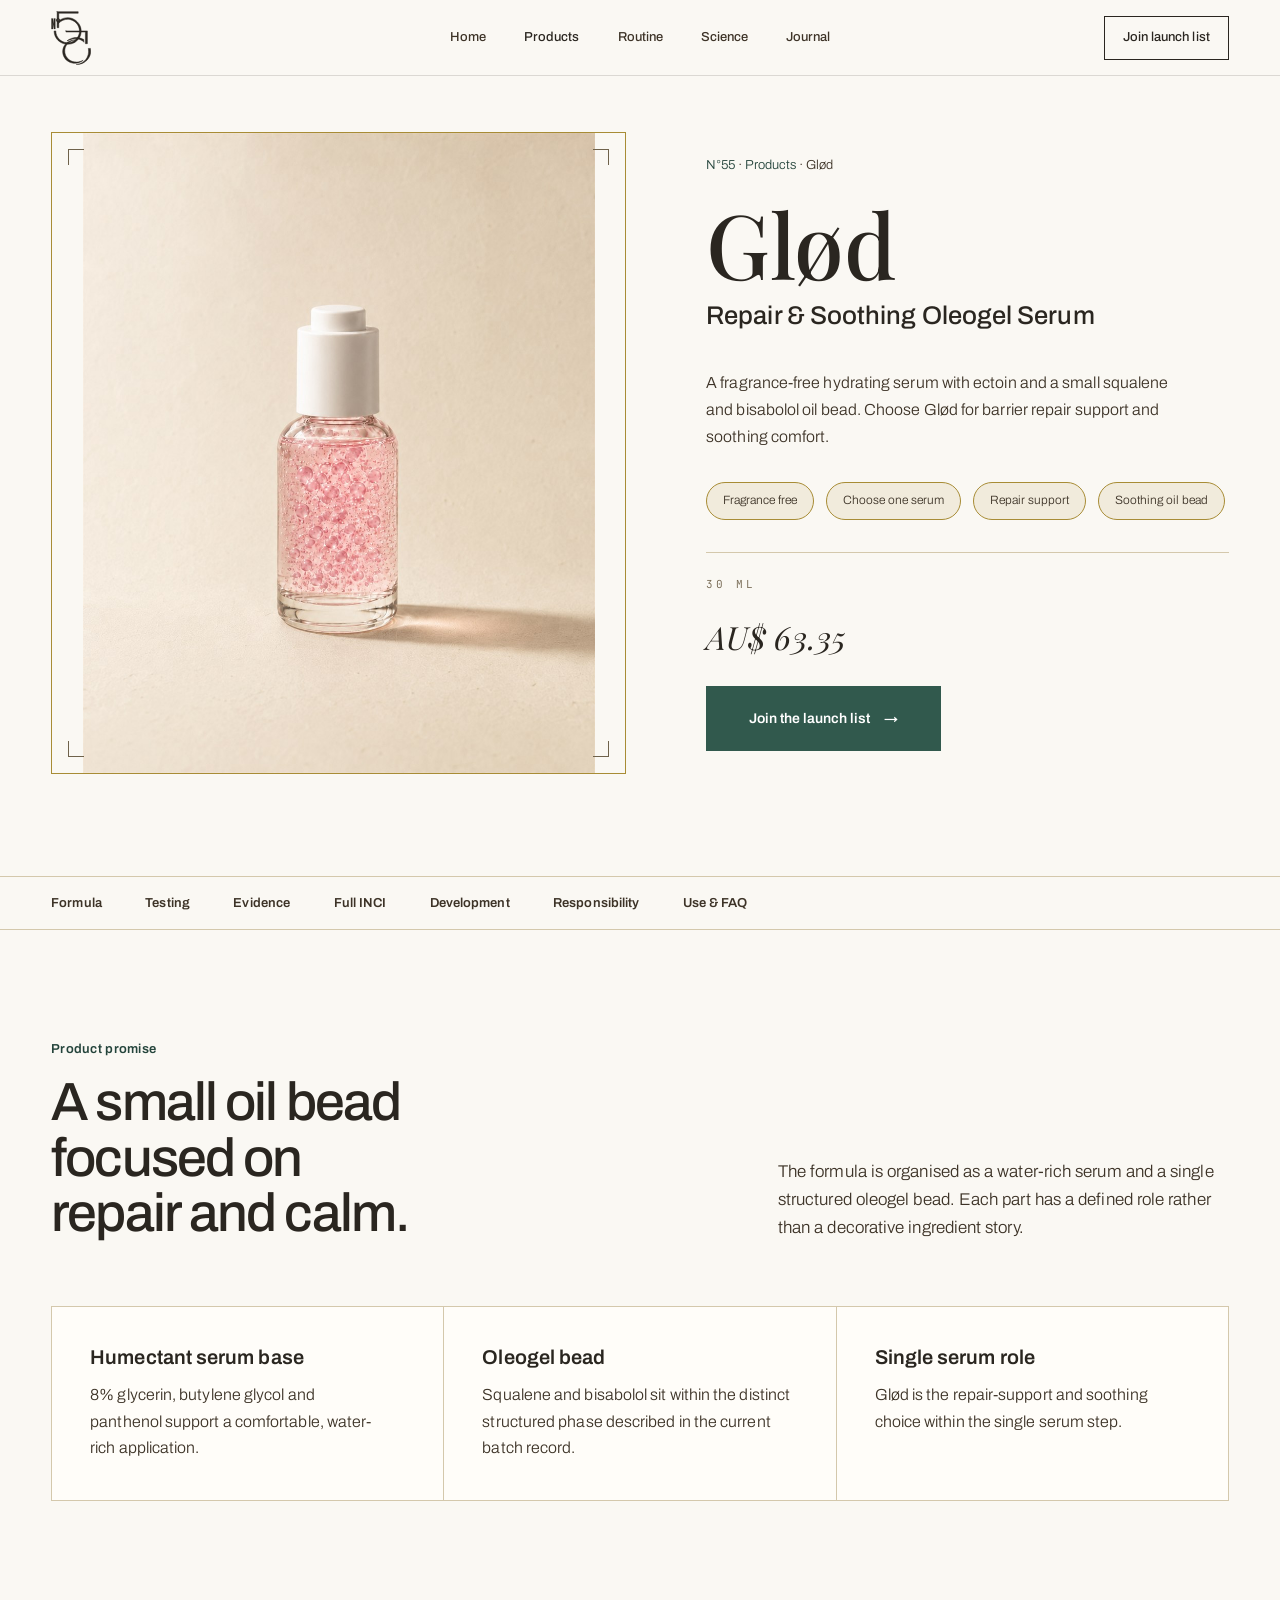
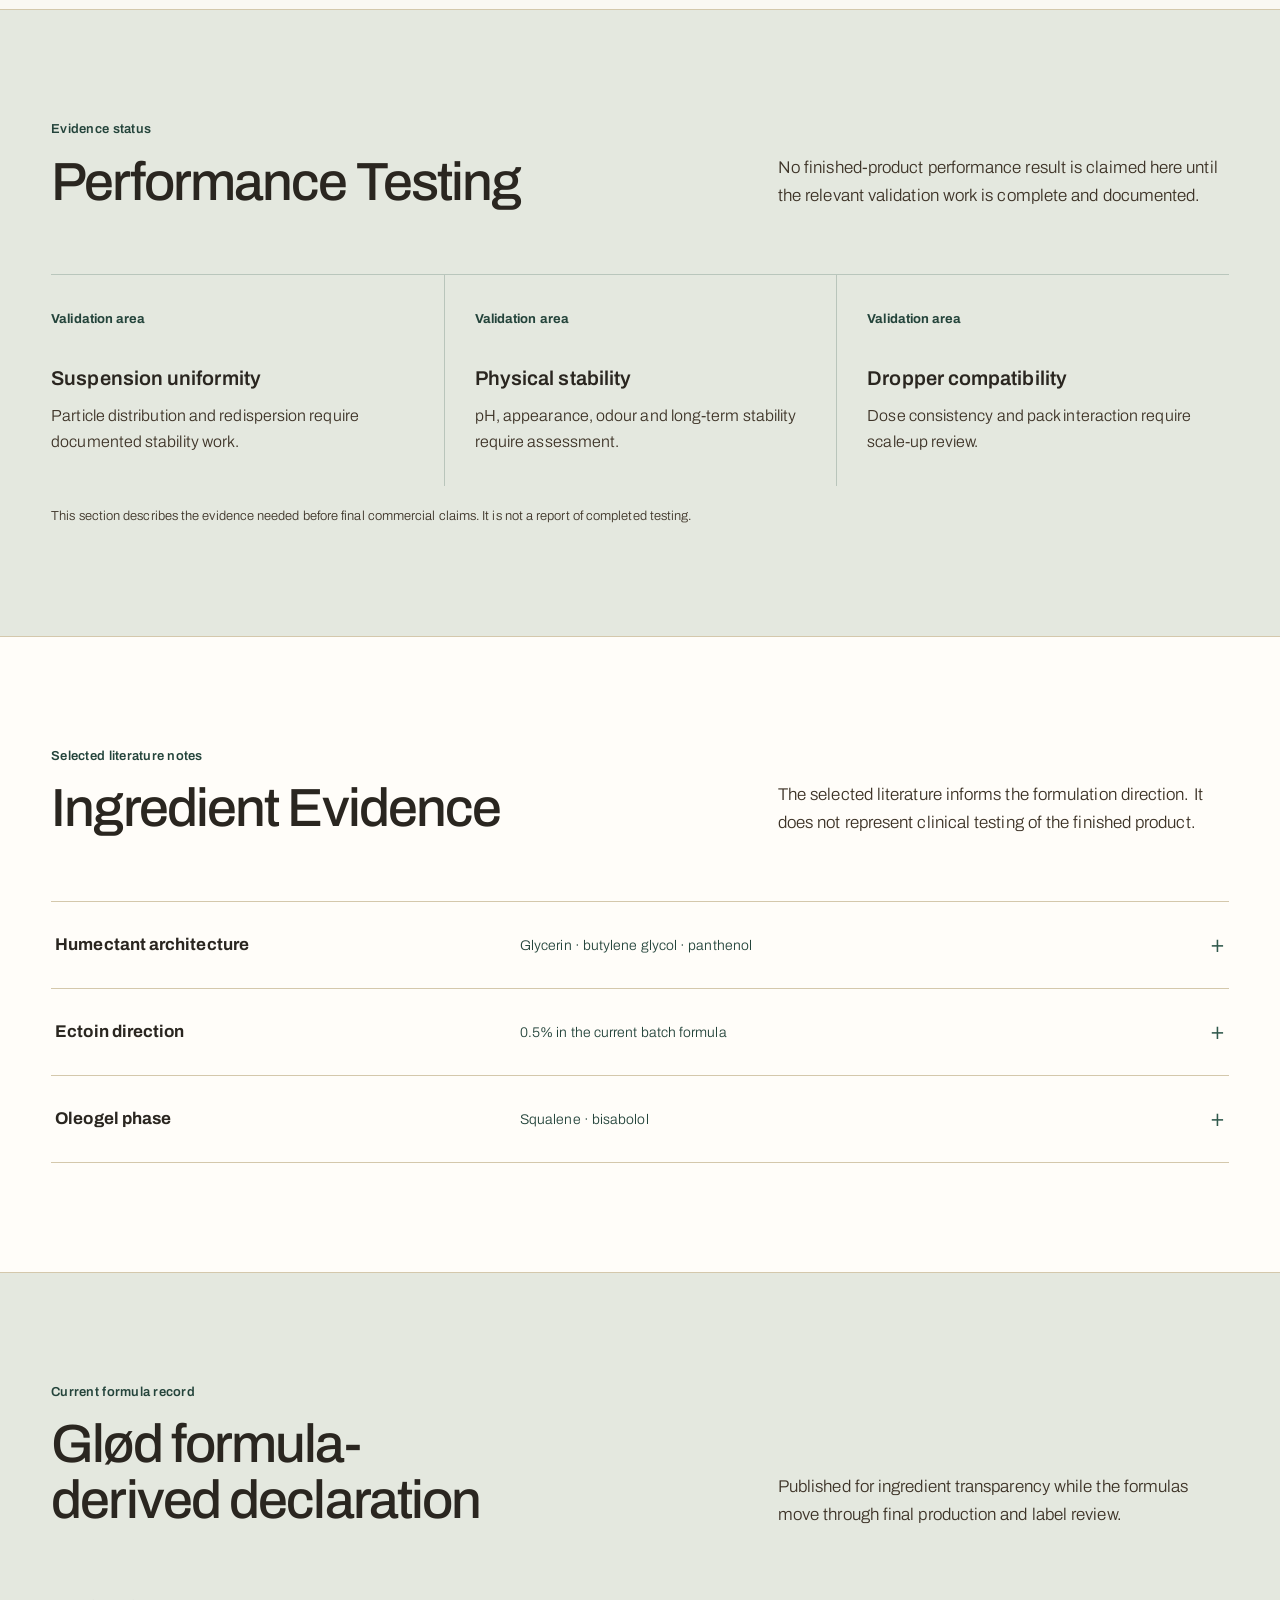
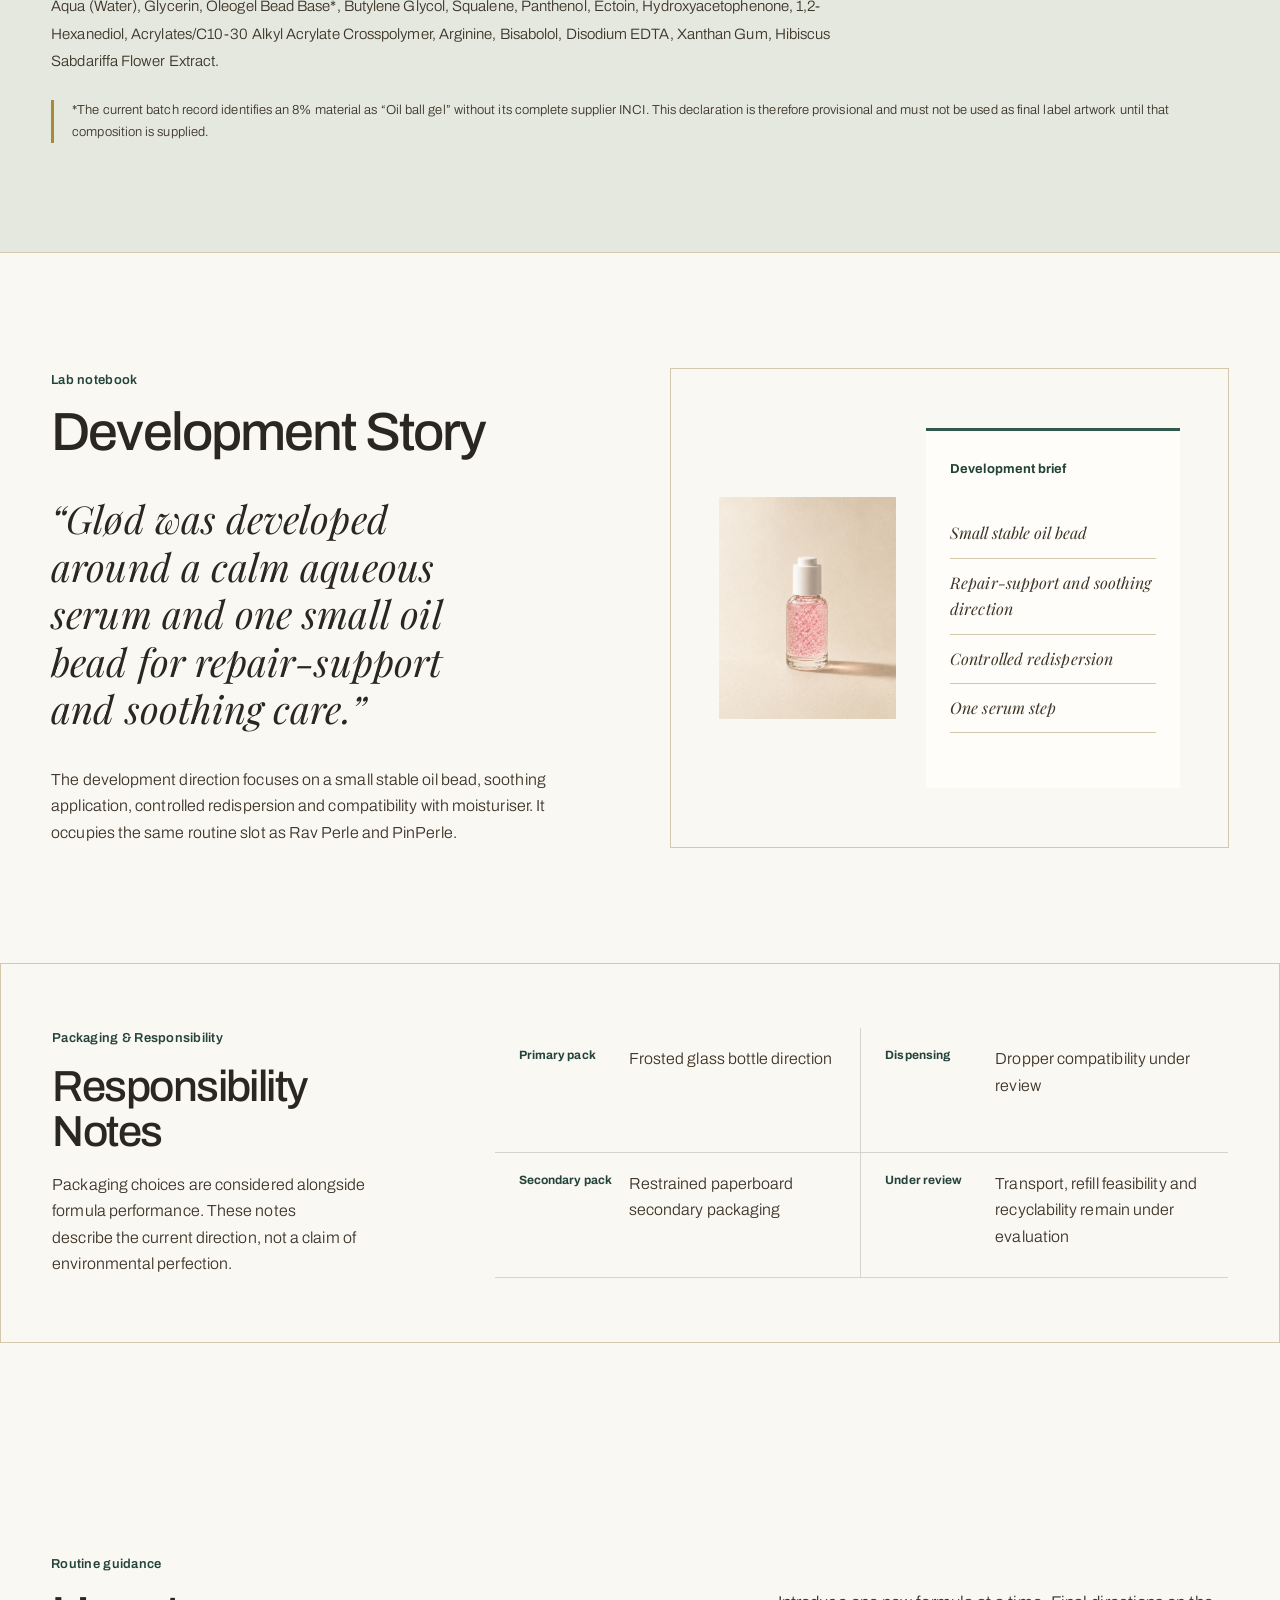
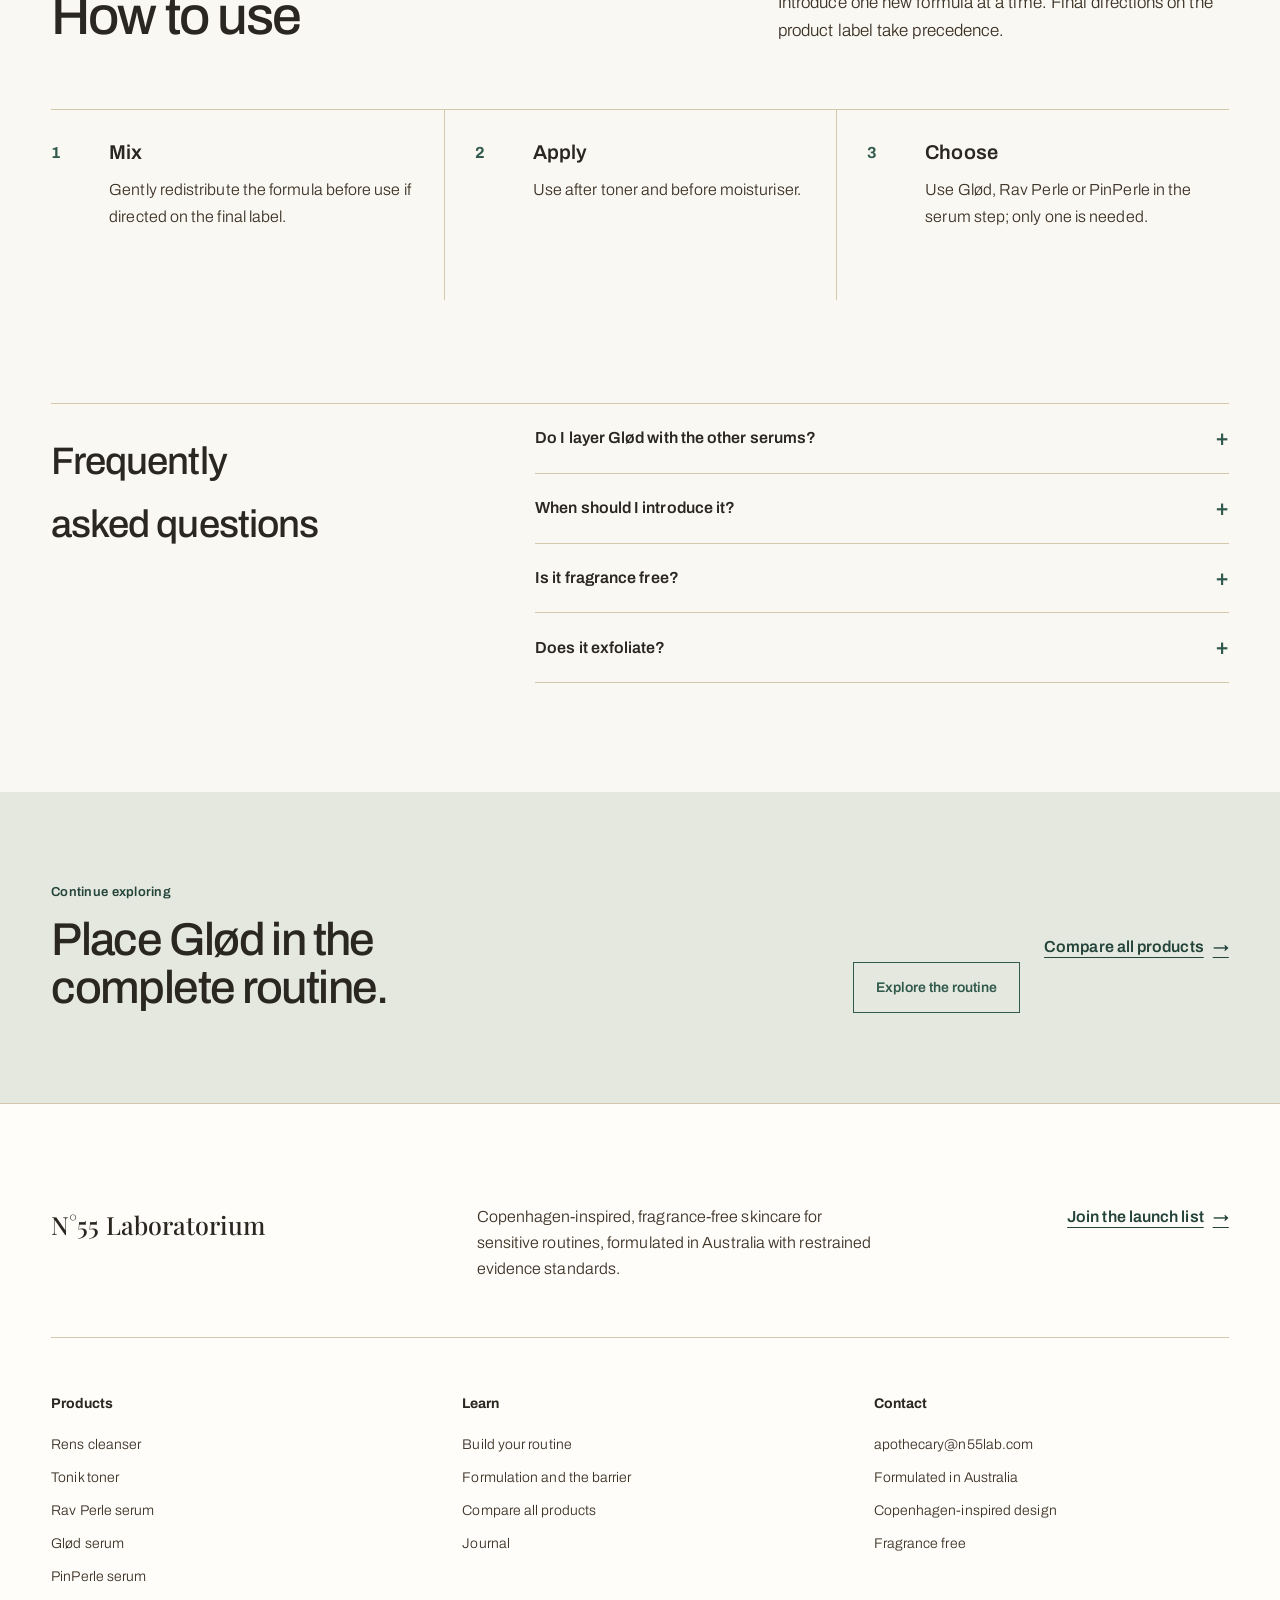
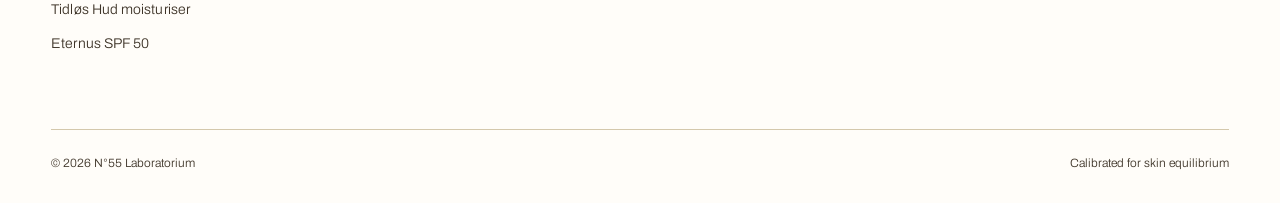
<file: glod.html>
<!DOCTYPE html>
<html lang="en">
<head>
<meta charset="UTF-8" />
<meta name="viewport" content="width=device-width, initial-scale=1.0, viewport-fit=cover" />
<meta name="description" content="Glød is a fragrance-free repair-support and soothing serum with a small squalene and bisabolol oil bead." />
<title>Glød · Repair &amp; Soothing Oleogel Serum | N°55 Laboratorium</title>
<link rel="icon" href="favicon.svg" type="image/svg+xml" />
<link rel="preconnect" href="https://fonts.googleapis.com" />
<link rel="preconnect" href="https://fonts.gstatic.com" crossorigin />
<link href="https://fonts.googleapis.com/css2?family=Playfair+Display:ital,wght@0,400;0,500;0,700;1,400;1,500&family=Archivo:wght@300;400;500;600&family=JetBrains+Mono:wght@300;400&display=swap" rel="stylesheet" />
<link rel="stylesheet" href="styles.css" />
</head>
<body class="product-page product-glod">
<a class="skip-link" href="#main-content">Skip to main content</a>

<!-- ========== NAV ========== -->
<nav class="nav" aria-label="Primary navigation">
  <a href="index.html" class="brand" aria-label="N°55 Laboratorium home"><img src="logo.svg" alt="" width="46" height="63" /></a>
  <button class="nav-toggle" type="button" aria-expanded="false" aria-controls="site-menu">
    <span class="sr-only">Open navigation</span><span aria-hidden="true"></span><span aria-hidden="true"></span>
  </button>
  <div class="links" id="site-menu">
    <a href="index.html">Home</a>
    <a href="skincare.html" aria-current="page">Products</a>
    <a href="system.html">Routine</a>
    <a href="philosophy.html">Science</a>
    <a href="journal.html">Journal</a>
  </div>
  <a class="nav-cta" href="journal.html#launch-list">Join launch list</a>
</nav>
<main id="main-content">
    <section class="product-hero evidence-product-hero">
      <div class="product-visual"><span class="corner tl"></span><span class="corner tr"></span><span class="corner bl"></span><span class="corner br"></span><img class="product-render" src="assets/glod.jpg" alt="Glød repair and soothing oleogel serum packaging" width="320" height="880" /></div>
      <div class="product-info"><div class="breadcrumb"><a href="index.html">N°55</a> · <a href="skincare.html">Products</a> · Glød</div><h1>Glød</h1><div class="pet">Repair &amp; Soothing Oleogel Serum</div><p class="lede">A fragrance-free hydrating serum with ectoin and a small squalene and bisabolol oil bead. Choose Glød for barrier repair support and soothing comfort.</p><div class="tags"><span>Fragrance free</span><span>Choose one serum</span><span>Repair support</span><span>Soothing oil bead</span></div><div class="price-block"><div class="size">30 mL</div><div class="price">AU$ 63.35</div><a class="cta" href="journal.html#launch-list">Join the launch list <span class="arr" aria-hidden="true">→</span></a></div></div>
    </section>
    <nav class="product-subnav" aria-label="On this product page"><a href="#formula">Formula</a><a href="#performance">Testing</a><a href="#ingredient-evidence">Evidence</a><a href="#full-inci">Full INCI</a><a href="#development">Development</a><a href="#responsibility">Responsibility</a><a href="#use">Use &amp; FAQ</a></nav>

    <section class="evidence-section formula-section" id="formula" aria-labelledby="formula-title"><div class="evidence-heading"><div><p class="section-label">Product promise</p><h2 id="formula-title">A small oil bead focused on repair and calm.</h2></div><p>The formula is organised as a water-rich serum and a single structured oleogel bead. Each part has a defined role rather than a decorative ingredient story.</p></div><div class="architecture-list"><article><h3>Humectant serum base</h3><p>8% glycerin, butylene glycol and panthenol support a comfortable, water-rich application.</p></article><article><h3>Oleogel bead</h3><p>Squalene and bisabolol sit within the distinct structured phase described in the current batch record.</p></article><article><h3>Single serum role</h3><p>Glød is the repair-support and soothing choice within the single serum step.</p></article></div></section>

    <section class="evidence-section performance-section" id="performance" aria-labelledby="performance-title">
    <div class="evidence-heading"><div><p class="section-label">Evidence status</p><h2 id="performance-title">Performance Testing</h2></div><p>No finished-product performance result is claimed here until the relevant validation work is complete and documented.</p></div>
    <div class="validation-grid"><article><span>Validation area</span><h3>Suspension uniformity</h3><p>Particle distribution and redispersion require documented stability work.</p></article><article><span>Validation area</span><h3>Physical stability</h3><p>pH, appearance, odour and long-term stability require assessment.</p></article><article><span>Validation area</span><h3>Dropper compatibility</h3><p>Dose consistency and pack interaction require scale-up review.</p></article></div>
    <p class="evidence-disclaimer">This section describes the evidence needed before final commercial claims. It is not a report of completed testing.</p>
  </section>

    <section class="evidence-section ingredient-section" id="ingredient-evidence" aria-labelledby="ingredient-title"><div class="evidence-heading"><div><p class="section-label">Selected literature notes</p><h2 id="ingredient-title">Ingredient Evidence</h2></div><p>The selected literature informs the formulation direction. It does not represent clinical testing of the finished product.</p></div><div class="evidence-disclosures"><details class="evidence-detail"><summary><span><strong>Humectant architecture</strong><small>Glycerin · butylene glycol · panthenol</small></span><span aria-hidden="true">+</span></summary><div><p>Supports the comfortable, water-rich base required for the serum step.</p></div></details><details class="evidence-detail"><summary><span><strong>Ectoin direction</strong><small>0.5% in the current batch formula</small></span><span aria-hidden="true">+</span></summary><div><p>Informs the repair-support and soothing direction without proving a finished-product outcome.</p></div></details><details class="evidence-detail"><summary><span><strong>Oleogel phase</strong><small>Squalene · bisabolol</small></span><span aria-hidden="true">+</span></summary><div><p>Explains the distinct bead format; full supplier INCI for the bead base remains pending.</p></div></details></div></section>

    <section class="evidence-section inci-section" id="full-inci" aria-labelledby="inci-title"><div class="evidence-heading"><div><p class="section-label">Current formula record</p><h2 id="inci-title">Glød formula-derived declaration</h2></div><p>Published for ingredient transparency while the formulas move through final production and label review.</p></div><p class="inci-declaration">Aqua (Water), Glycerin, Oleogel Bead Base*, Butylene Glycol, Squalene, Panthenol, Ectoin, Hydroxyacetophenone, 1,2-Hexanediol, Acrylates/C10-30 Alkyl Acrylate Crosspolymer, Arginine, Bisabolol, Disodium EDTA, Xanthan Gum, Hibiscus Sabdariffa Flower Extract.</p><p class="inci-status">*The current batch record identifies an 8% material as “Oil ball gel” without its complete supplier INCI. This declaration is therefore provisional and must not be used as final label artwork until that composition is supplied.</p></section>

    <section class="development-section" id="development" aria-labelledby="development-title"><div class="development-copy"><p class="section-label">Lab notebook</p><h2 id="development-title">Development Story</h2><blockquote>“Glød was developed around a calm aqueous serum and one small oil bead for repair-support and soothing care.”</blockquote><p>The development direction focuses on a small stable oil bead, soothing application, controlled redispersion and compatibility with moisturiser. It occupies the same routine slot as Rav Perle and PinPerle.</p></div><figure class="development-visual"><img src="assets/glod.jpg" alt="Glød suspended oleogel serum render" width="180" height="495" loading="lazy"/><figcaption><span>Development brief</span><ul><li>Small stable oil bead</li><li>Repair-support and soothing direction</li><li>Controlled redispersion</li><li>One serum step</li></ul></figcaption></figure></section>

    <section class="responsibility-section" id="responsibility" aria-labelledby="responsibility-title"><div><p class="section-label">Packaging &amp; Responsibility</p><h2 id="responsibility-title">Responsibility Notes</h2><p>Packaging choices are considered alongside formula performance. These notes describe the current direction, not a claim of environmental perfection.</p></div><dl><div><dt>Primary pack</dt><dd>Frosted glass bottle direction</dd></div><div><dt>Dispensing</dt><dd>Dropper compatibility under review</dd></div><div><dt>Secondary pack</dt><dd>Restrained paperboard secondary packaging</dd></div><div><dt>Under review</dt><dd>Transport, refill feasibility and recyclability remain under evaluation</dd></div></dl></section>

    <section class="evidence-section use-section" id="use" aria-labelledby="use-title"><div class="evidence-heading"><div><p class="section-label">Routine guidance</p><h2 id="use-title">How to use</h2></div><p>Introduce one new formula at a time. Final directions on the product label take precedence.</p></div><ol class="use-steps"><li><span>1</span><div><h3>Mix</h3><p>Gently redistribute the formula before use if directed on the final label.</p></div></li><li><span>2</span><div><h3>Apply</h3><p>Use after toner and before moisturiser.</p></div></li><li><span>3</span><div><h3>Choose</h3><p>Use Glød, Rav Perle or PinPerle in the serum step; only one is needed.</p></div></li></ol><div class="faq-block"><h2>Frequently asked questions</h2><details><summary>Do I layer Glød with the other serums?<span aria-hidden="true">+</span></summary><p>No. Glød, Rav Perle and PinPerle are alternatives within the same serum step.</p></details><details><summary>When should I introduce it?<span aria-hidden="true">+</span></summary><p>After the cleanser and moisturiser starting pair feels comfortable.</p></details><details><summary>Is it fragrance free?<span aria-hidden="true">+</span></summary><p>Yes. Glød contains no added fragrance.</p></details><details><summary>Does it exfoliate?<span aria-hidden="true">+</span></summary><p>The current formulation direction is based on humectants, ectoin and a structured oleogel bead, not an exfoliating active routine.</p></details></div></section>

    <section class="product-next"><div><p class="section-label">Continue exploring</p><h2>Place Glød in the complete routine.</h2></div><a class="button button-secondary" href="system.html">Explore the routine</a><a class="text-link" href="skincare.html">Compare all products <span aria-hidden="true">→</span></a></section>
  </main>
<footer>
  <div class="footer-lead">
    <a href="index.html" class="footer-brand">N°55 Laboratorium</a>
    <p>Copenhagen-inspired, fragrance-free skincare for sensitive routines, formulated in Australia with restrained evidence standards.</p>
    <a class="text-link" href="journal.html#launch-list">Join the launch list <span aria-hidden="true">→</span></a>
  </div>
  <div class="foot-grid">
    <div class="foot-col"><h2>Products</h2><ul>
      <li><a href="rens.html">Rens cleanser</a></li><li><a href="tonik.html">Tonik toner</a></li>
      <li><a href="rav-perle.html">Rav Perle serum</a></li><li><a href="glod.html">Glød serum</a></li><li><a href="serum-3.html">PinPerle serum</a></li>
      <li><a href="tidlos-hud.html">Tidløs Hud moisturiser</a></li><li><a href="eternus.html">Eternus SPF 50</a></li>
    </ul></div>
    <div class="foot-col"><h2>Learn</h2><ul>
      <li><a href="system.html">Build your routine</a></li><li><a href="philosophy.html">Formulation and the barrier</a></li>
      <li><a href="skincare.html">Compare all products</a></li><li><a href="journal.html">Journal</a></li>
    </ul></div>
    <div class="foot-col"><h2>Contact</h2><ul>
      <li><a href="mailto:apothecary@n55lab.com">apothecary@n55lab.com</a></li>
      <li>Formulated in Australia</li><li>Copenhagen-inspired design</li><li>Fragrance free</li>
    </ul></div>
  </div>
  <div class="foot-bottom"><span>© 2026 N°55 Laboratorium</span><span>Calibrated for skin equilibrium</span></div>
</footer>

<script src="evidence-charts.js"></script>
<script src="site.js"></script>
</body>
</html>
</file>
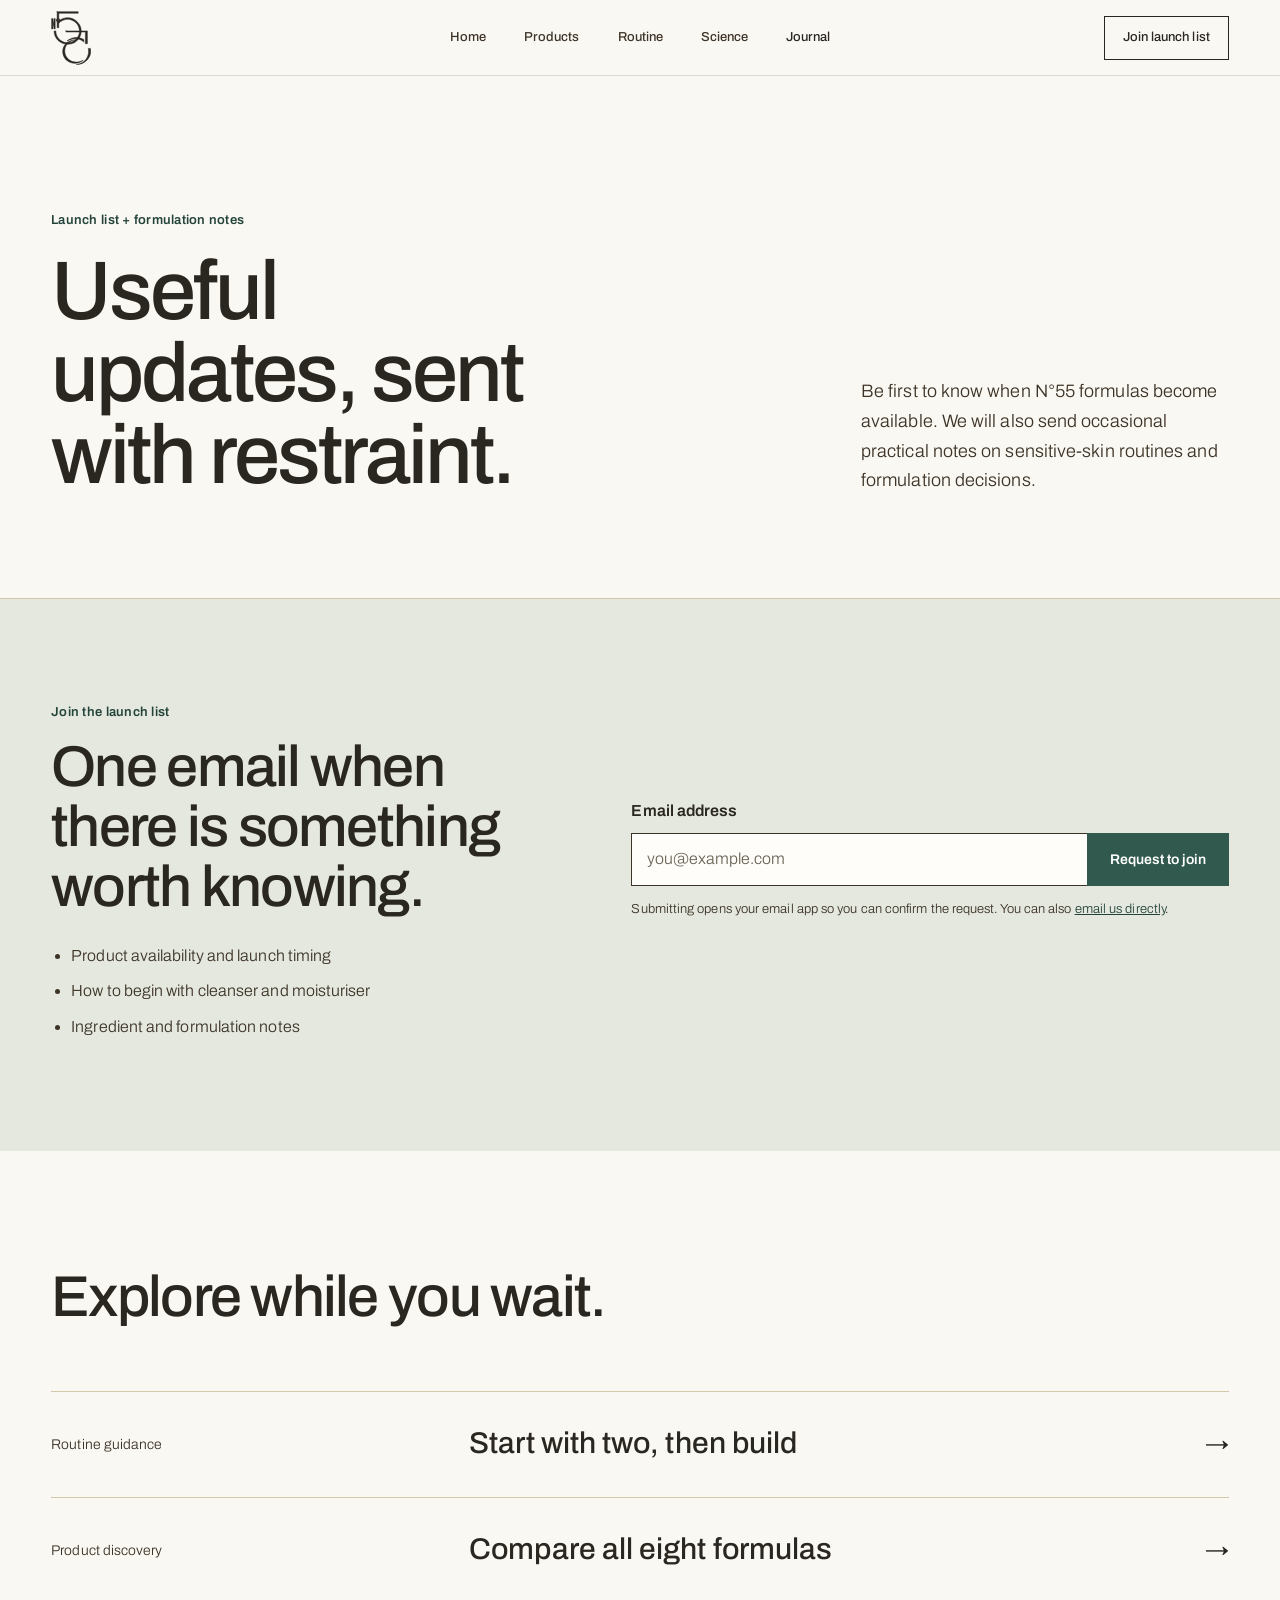
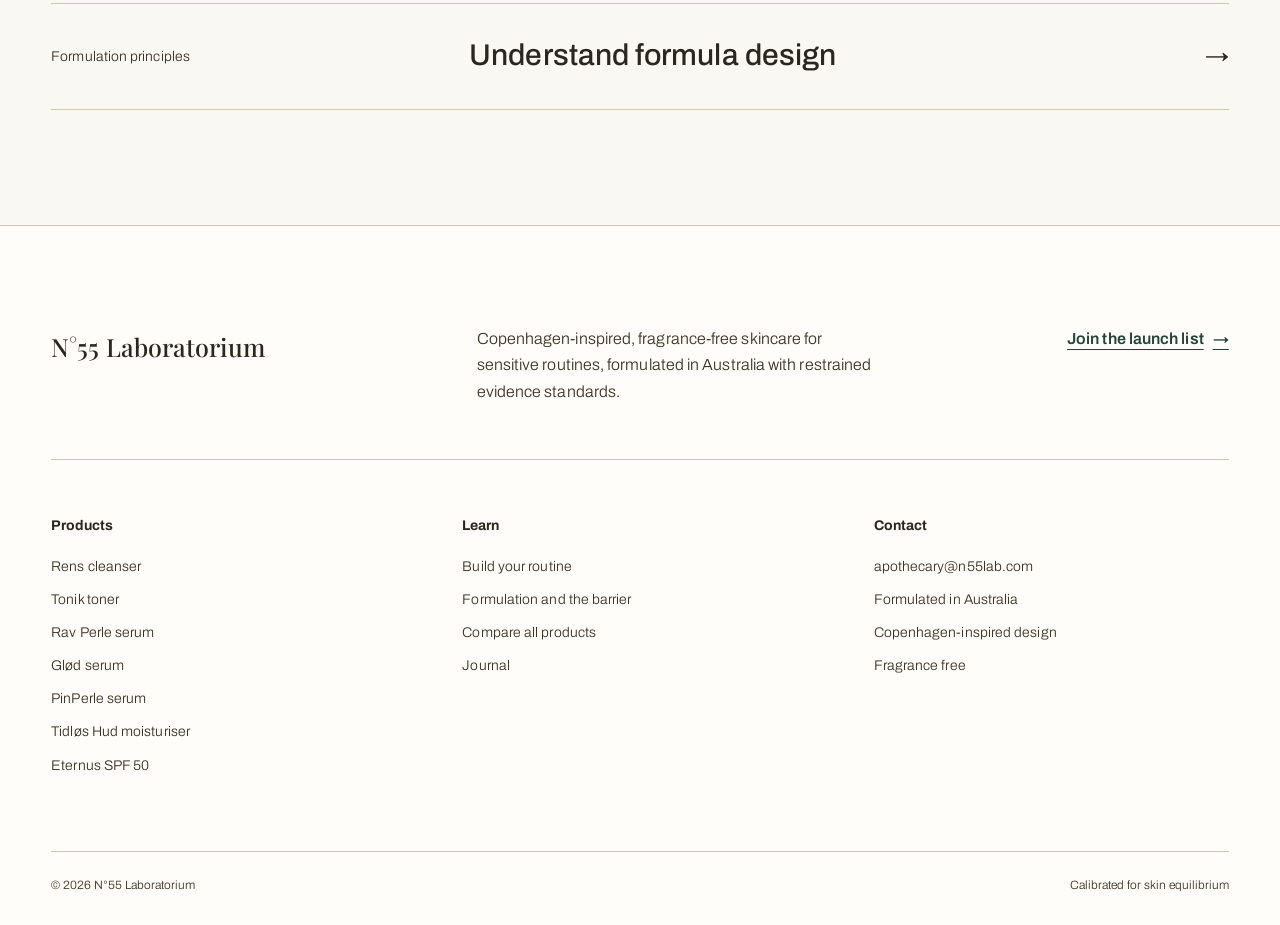
<file: journal.html>
<!DOCTYPE html>
<html lang="en">
<head>
<meta charset="UTF-8" />
<meta name="viewport" content="width=device-width, initial-scale=1.0, viewport-fit=cover" />
<meta name="description" content="Join the N°55 launch list for product availability, formulation notes and practical sensitive-skin guidance." />
<title>Journal; N°55 LABORATORIUM</title>
<link rel="icon" href="favicon.svg" type="image/svg+xml" />
<link rel="preconnect" href="https://fonts.googleapis.com" />
<link rel="preconnect" href="https://fonts.gstatic.com" crossorigin />
<link href="https://fonts.googleapis.com/css2?family=Playfair+Display:ital,wght@0,400;0,500;0,700;1,400;1,500&family=Archivo:wght@300;400;500;600&family=JetBrains+Mono:wght@300;400&display=swap" rel="stylesheet" />
<link rel="stylesheet" href="styles.css" />
</head>
<body>
<a class="skip-link" href="#main-content">Skip to main content</a>

<!-- ========== NAV ========== -->
<nav class="nav" aria-label="Primary navigation">
  <a href="index.html" class="brand" aria-label="N°55 Laboratorium home"><img src="logo.svg" alt="" width="46" height="63" /></a>
  <button class="nav-toggle" type="button" aria-expanded="false" aria-controls="site-menu">
    <span class="sr-only">Open navigation</span><span aria-hidden="true"></span><span aria-hidden="true"></span>
  </button>
  <div class="links" id="site-menu">
    <a href="index.html">Home</a>
    <a href="skincare.html">Products</a>
    <a href="system.html">Routine</a>
    <a href="philosophy.html">Science</a>
    <a href="journal.html" aria-current="page">Journal</a>
  </div>
  <a class="nav-cta" href="journal.html#launch-list">Join launch list</a>
</nav>
<main id="main-content">
  <header class="page-intro journal-intro"><div><p class="context-line">Launch list + formulation notes</p><h1>Useful updates, sent with restraint.</h1></div><p>Be first to know when N°55 formulas become available. We will also send occasional practical notes on sensitive-skin routines and formulation decisions.</p></header>
  <section class="launch-form-section" id="launch-list" aria-labelledby="launch-title">
    <div><p class="section-label">Join the launch list</p><h2 id="launch-title">One email when there is something worth knowing.</h2><ul><li>Product availability and launch timing</li><li>How to begin with cleanser and moisturiser</li><li>Ingredient and formulation notes</li></ul></div>
    <form data-launch-form action="mailto:apothecary@n55lab.com" method="post" enctype="text/plain"><label for="launch-email">Email address</label><div class="field-row"><input id="launch-email" name="email" type="email" autocomplete="email" required placeholder="you@example.com" /><button class="button" type="submit">Request to join</button></div><p class="form-help">Submitting opens your email app so you can confirm the request. You can also <a href="mailto:apothecary@n55lab.com?subject=Join%20the%20N%C2%B055%20launch%20list">email us directly</a>.</p><p class="form-status" role="status" aria-live="polite"></p></form>
  </section>
  <section class="journal-links" aria-labelledby="explore-title"><div class="section-intro"><h2 id="explore-title">Explore while you wait.</h2></div><div class="decision-list"><a href="system.html"><span>Routine guidance</span><strong>Start with two, then build</strong><span aria-hidden="true">→</span></a><a href="skincare.html"><span>Product discovery</span><strong>Compare all eight formulas</strong><span aria-hidden="true">→</span></a><a href="philosophy.html"><span>Formulation principles</span><strong>Understand formula design</strong><span aria-hidden="true">→</span></a></div></section>
</main>
<footer>
  <div class="footer-lead">
    <a href="index.html" class="footer-brand">N°55 Laboratorium</a>
    <p>Copenhagen-inspired, fragrance-free skincare for sensitive routines, formulated in Australia with restrained evidence standards.</p>
    <a class="text-link" href="journal.html#launch-list">Join the launch list <span aria-hidden="true">→</span></a>
  </div>
  <div class="foot-grid">
    <div class="foot-col"><h2>Products</h2><ul>
      <li><a href="rens.html">Rens cleanser</a></li><li><a href="tonik.html">Tonik toner</a></li>
      <li><a href="rav-perle.html">Rav Perle serum</a></li><li><a href="glod.html">Glød serum</a></li><li><a href="serum-3.html">PinPerle serum</a></li>
      <li><a href="tidlos-hud.html">Tidløs Hud moisturiser</a></li><li><a href="eternus.html">Eternus SPF 50</a></li>
    </ul></div>
    <div class="foot-col"><h2>Learn</h2><ul>
      <li><a href="system.html">Build your routine</a></li><li><a href="philosophy.html">Formulation and the barrier</a></li>
      <li><a href="skincare.html">Compare all products</a></li><li><a href="journal.html">Journal</a></li>
    </ul></div>
    <div class="foot-col"><h2>Contact</h2><ul>
      <li><a href="mailto:apothecary@n55lab.com">apothecary@n55lab.com</a></li>
      <li>Formulated in Australia</li><li>Copenhagen-inspired design</li><li>Fragrance free</li>
    </ul></div>
  </div>
  <div class="foot-bottom"><span>© 2026 N°55 Laboratorium</span><span>Calibrated for skin equilibrium</span></div>
</footer>

<script src="site.js"></script>
</body>
</html>
</file>
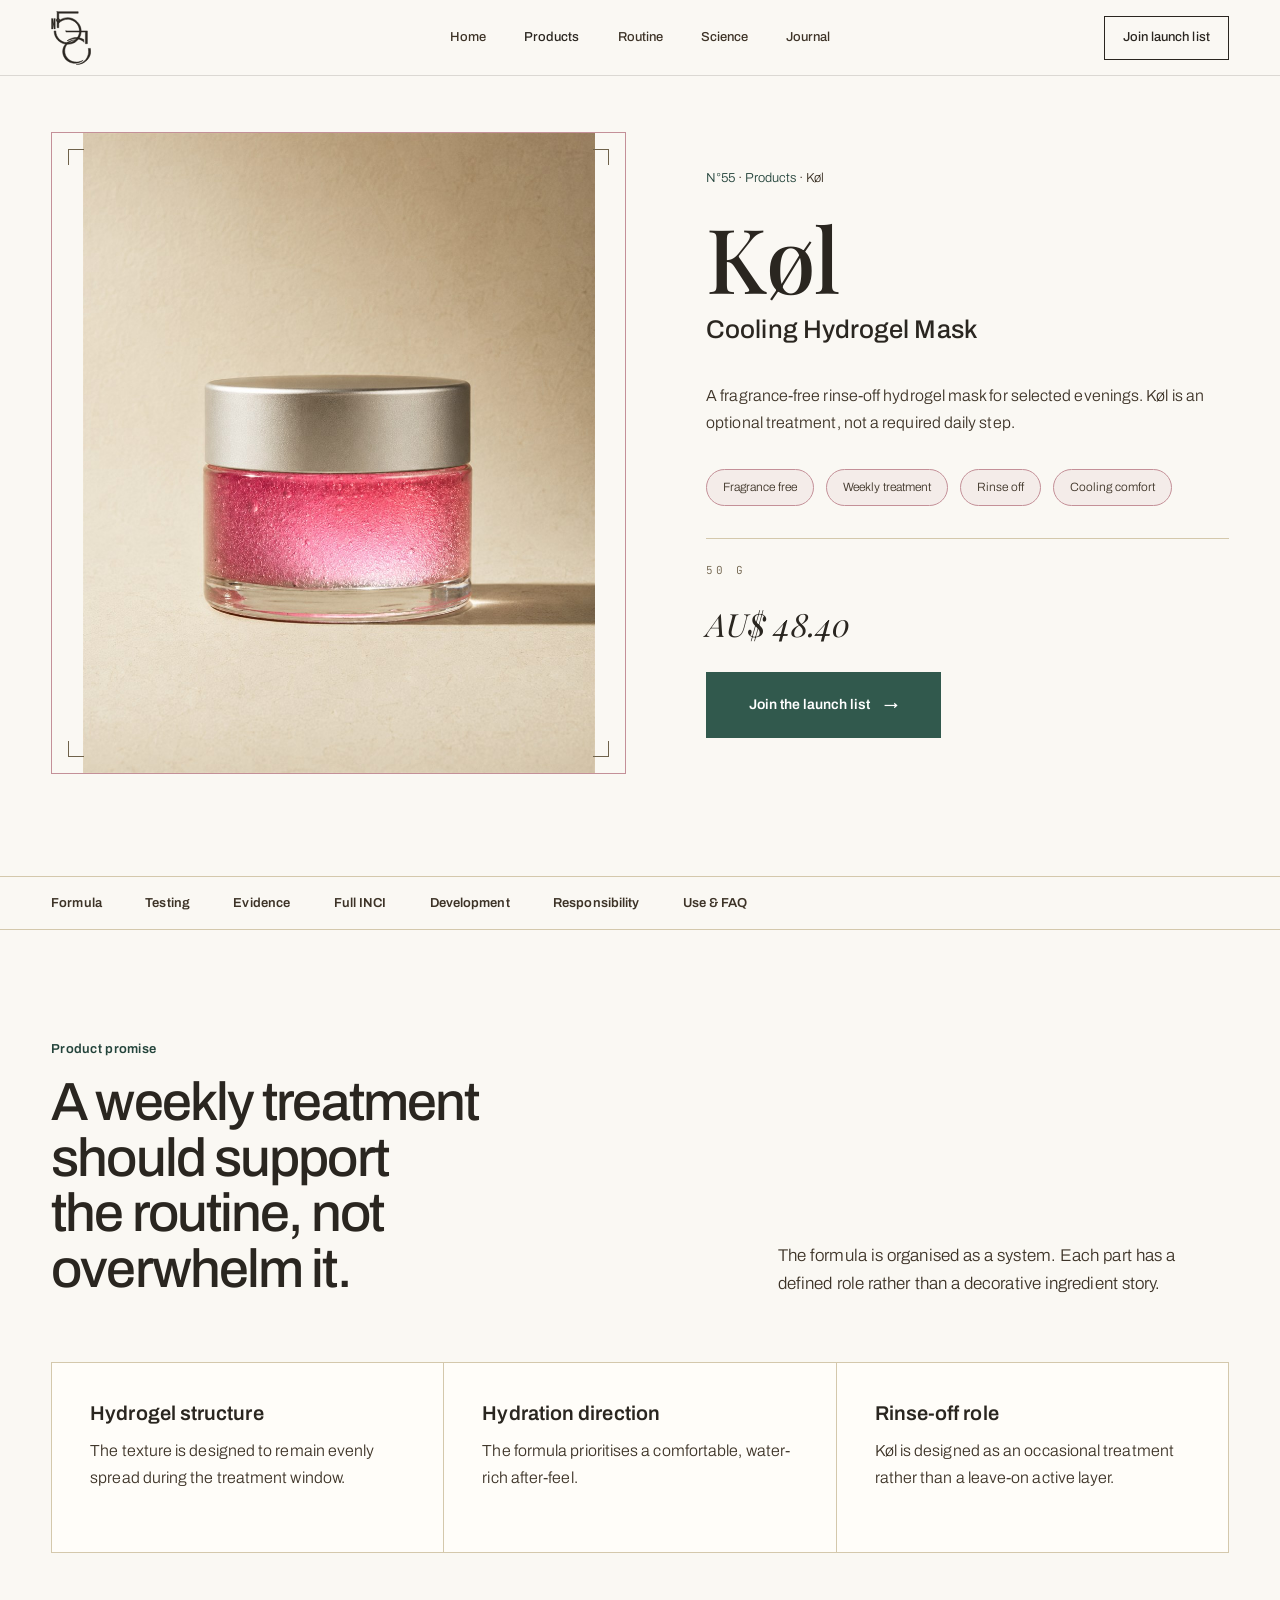
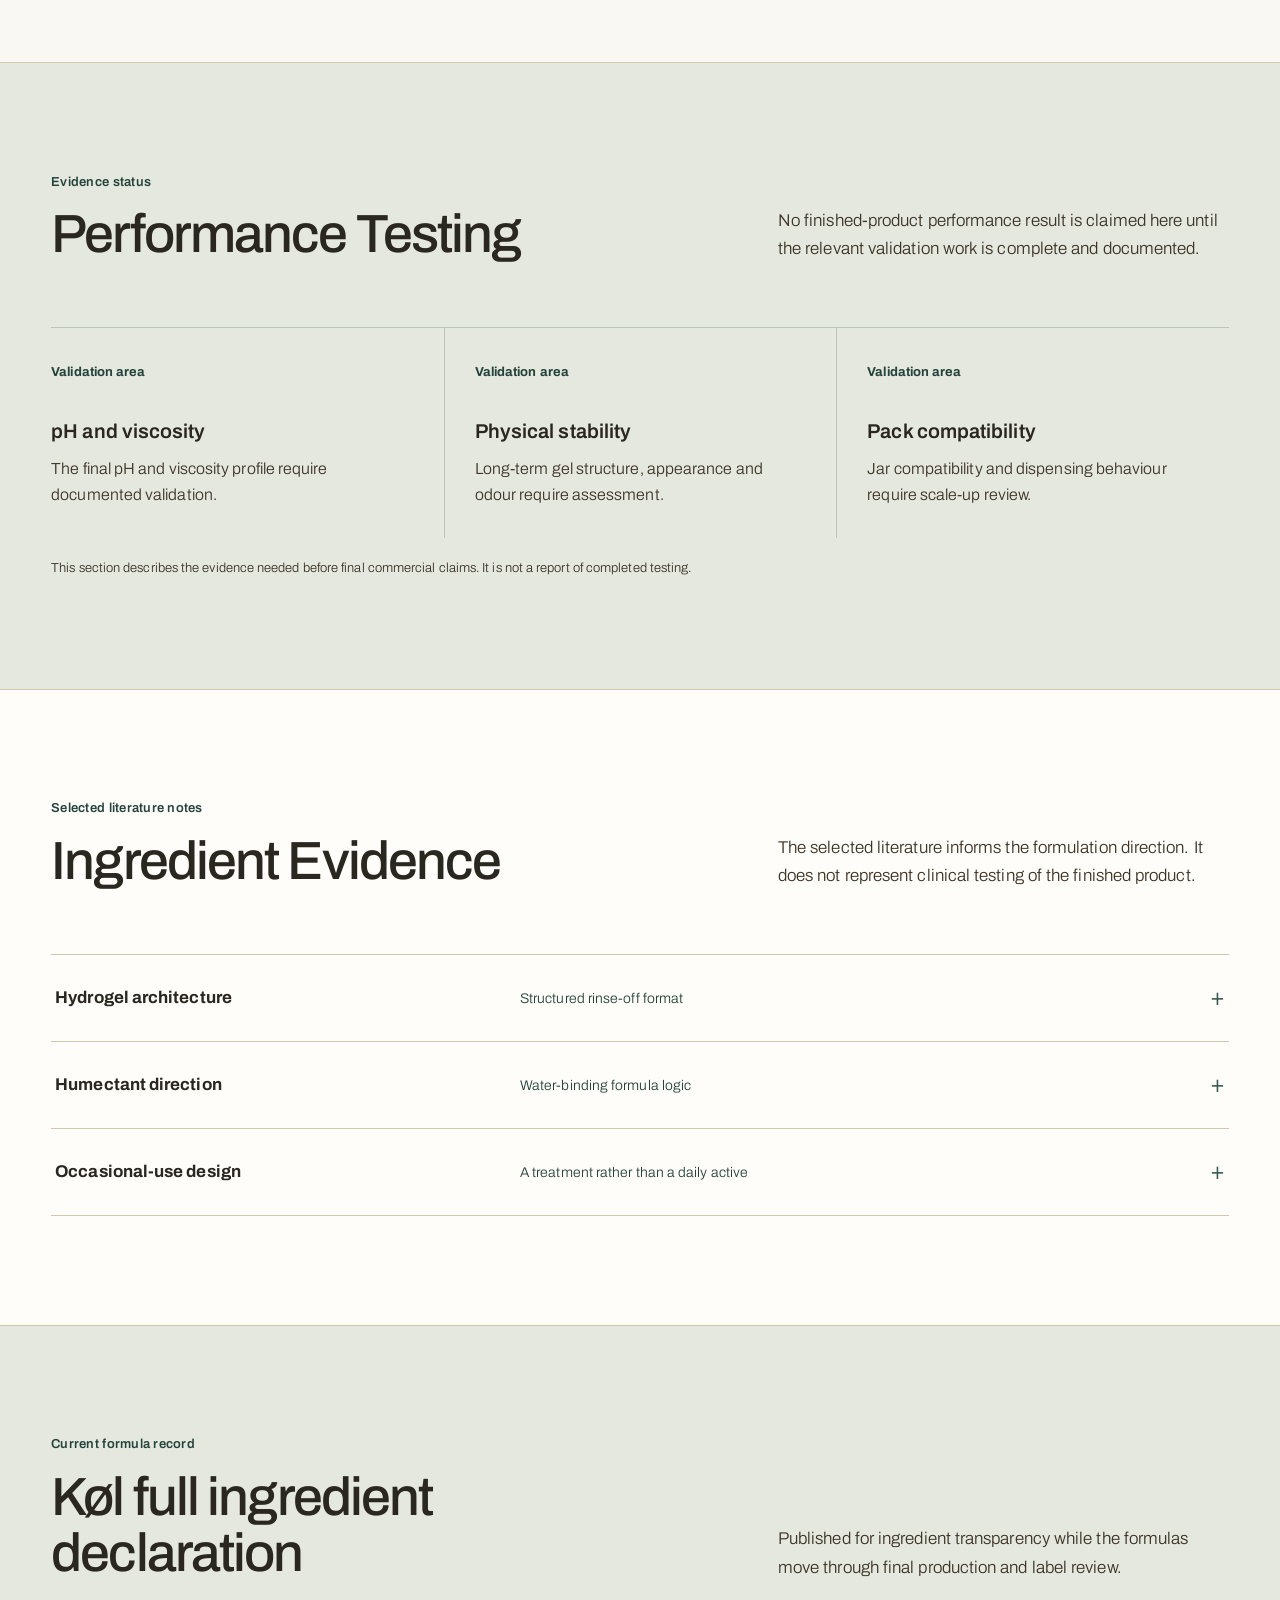
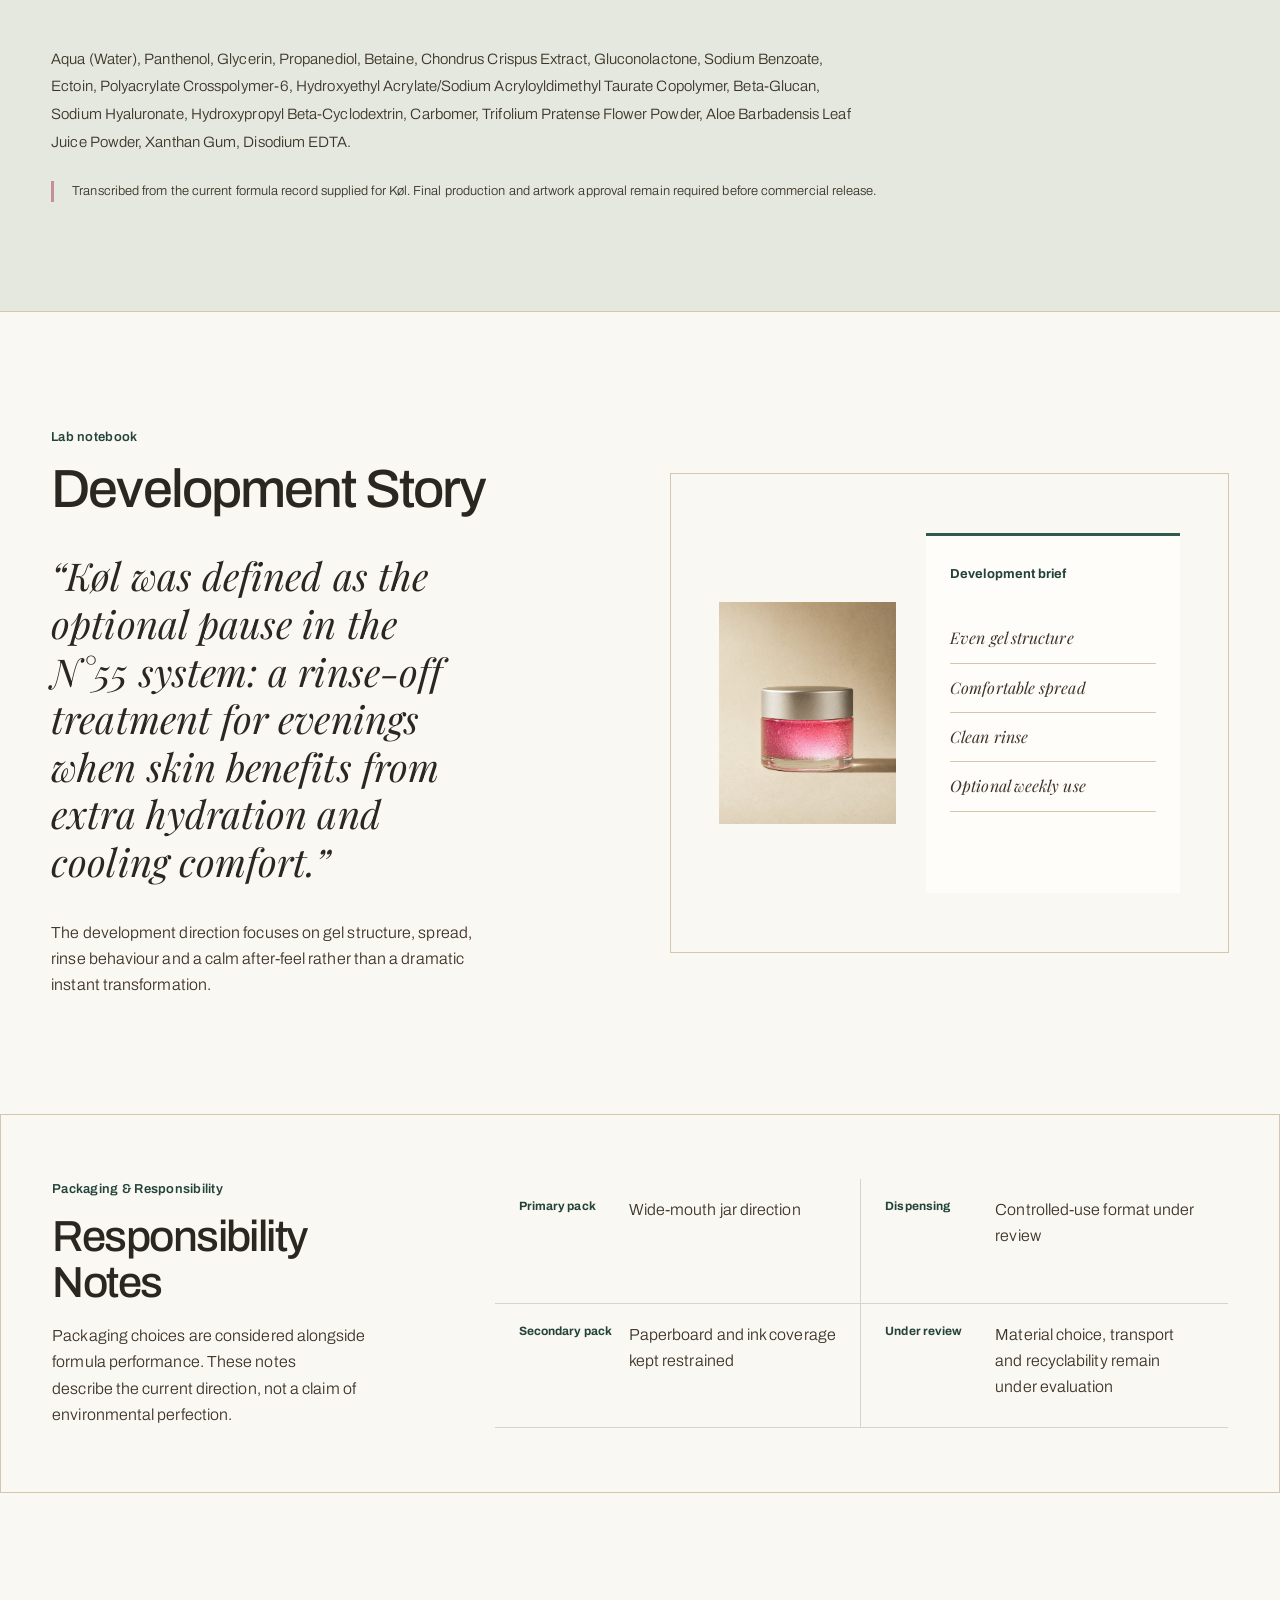
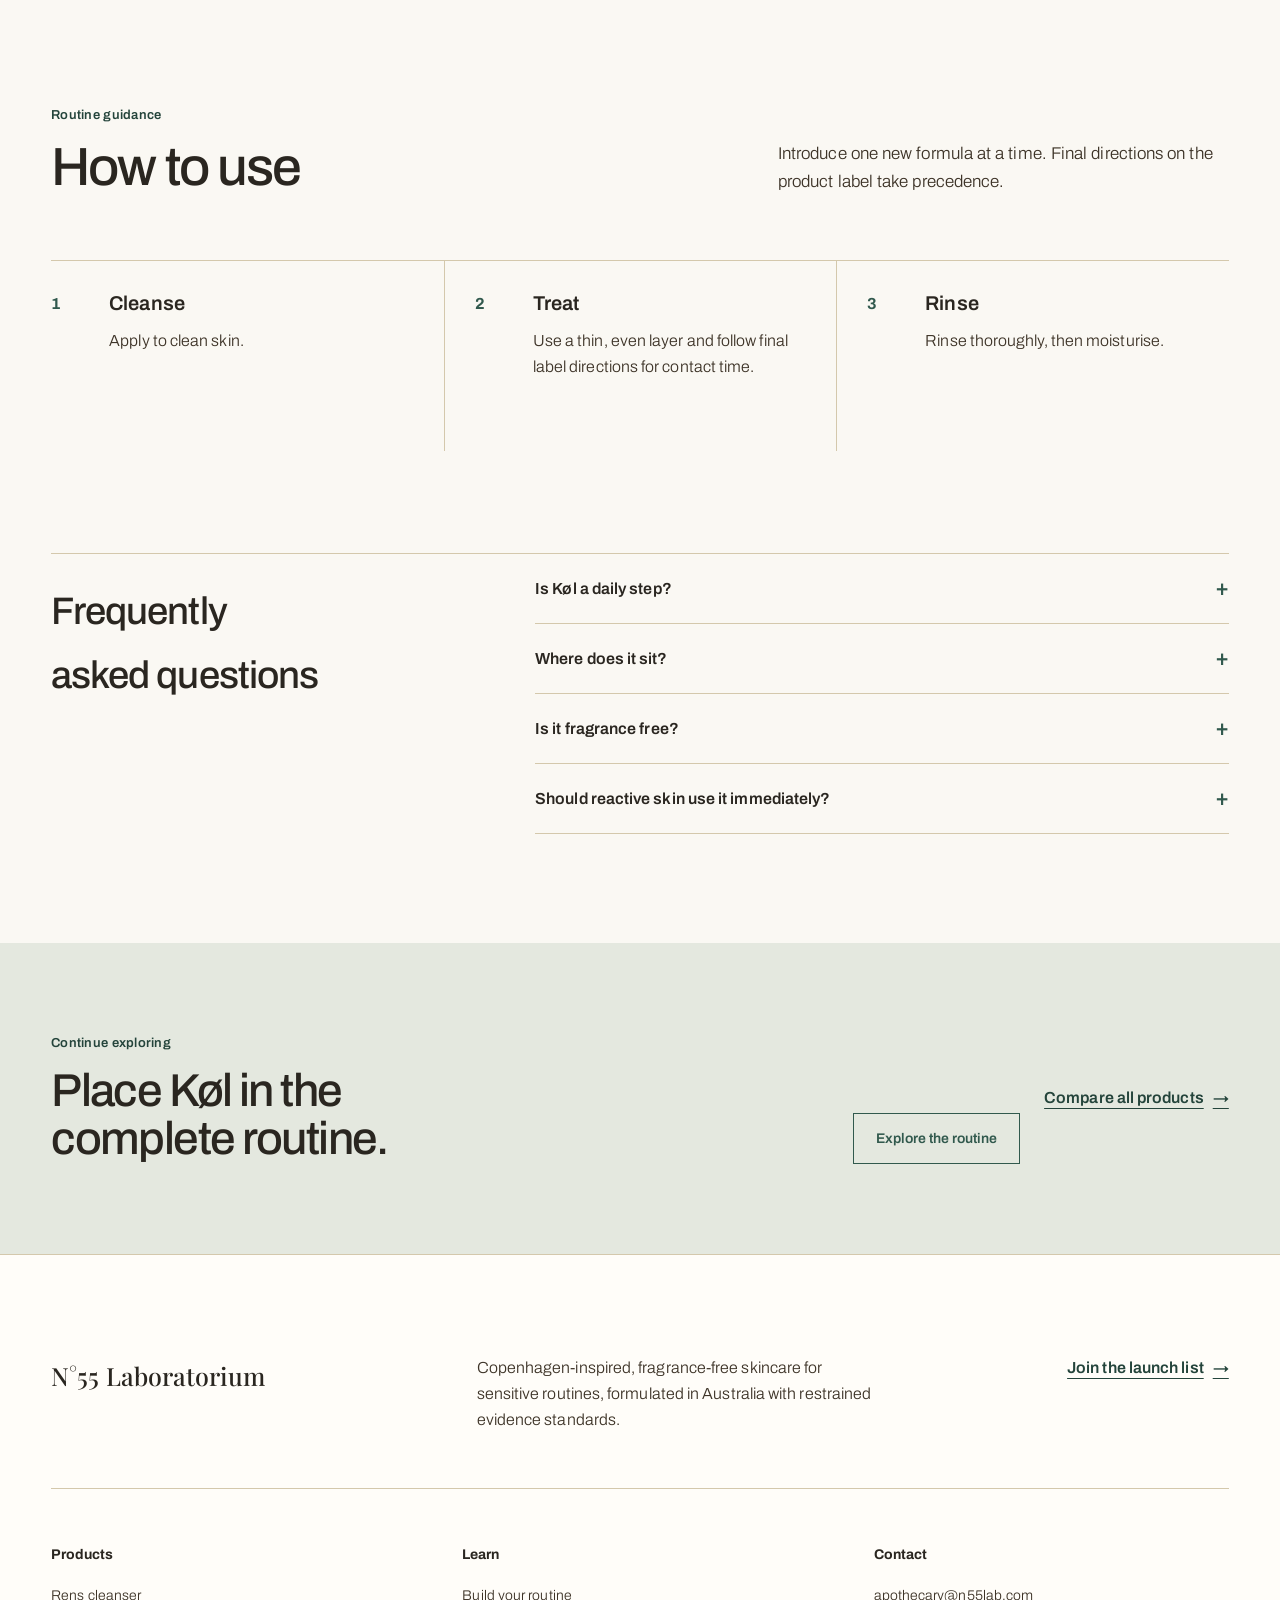
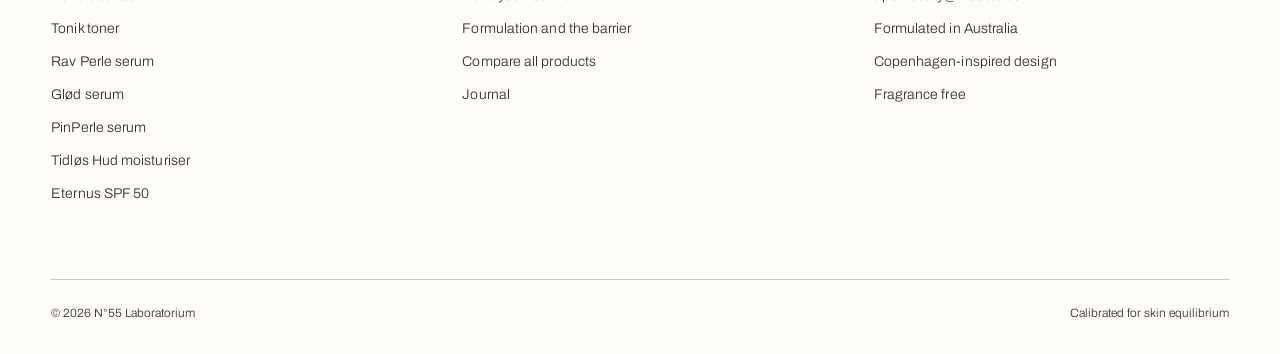
<file: kol.html>
<!DOCTYPE html>
<html lang="en">
<head>
<meta charset="UTF-8" />
<meta name="viewport" content="width=device-width, initial-scale=1.0, viewport-fit=cover" />
<meta name="description" content="Køl is a fragrance-free cooling hydrogel mask for reactive and dehydrated skin." />
<title>Køl · Rinse-off Hydrogel Mask; N°55 LABORATORIUM</title>
<link rel="icon" href="favicon.svg" type="image/svg+xml" />
<link rel="preconnect" href="https://fonts.googleapis.com" />
<link rel="preconnect" href="https://fonts.gstatic.com" crossorigin />
<link href="https://fonts.googleapis.com/css2?family=Playfair+Display:ital,wght@0,400;0,500;0,700;1,400;1,500&family=Archivo:wght@300;400;500;600&family=JetBrains+Mono:wght@300;400&display=swap" rel="stylesheet" />
<link rel="stylesheet" href="styles.css" />
</head>
<body class="product-page product-kol">
<a class="skip-link" href="#main-content">Skip to main content</a>

<!-- ========== NAV ========== -->
<nav class="nav" aria-label="Primary navigation">
  <a href="index.html" class="brand" aria-label="N°55 Laboratorium home"><img src="logo.svg" alt="" width="46" height="63" /></a>
  <button class="nav-toggle" type="button" aria-expanded="false" aria-controls="site-menu">
    <span class="sr-only">Open navigation</span><span aria-hidden="true"></span><span aria-hidden="true"></span>
  </button>
  <div class="links" id="site-menu">
    <a href="index.html">Home</a>
    <a href="skincare.html" aria-current="page">Products</a>
    <a href="system.html">Routine</a>
    <a href="philosophy.html">Science</a>
    <a href="journal.html">Journal</a>
  </div>
  <a class="nav-cta" href="journal.html#launch-list">Join launch list</a>
</nav>
<main id="main-content">
    <section class="product-hero evidence-product-hero">
      <div class="product-visual"><span class="corner tl"></span><span class="corner tr"></span><span class="corner bl"></span><span class="corner br"></span><img class="product-render" src="assets/kol.jpg" alt="Køl cooling hydrogel mask packaging" width="320" height="880" /></div>
      <div class="product-info"><div class="breadcrumb"><a href="index.html">N°55</a> · <a href="skincare.html">Products</a> · Køl</div><h1>Køl</h1><div class="pet">Cooling Hydrogel Mask</div><p class="lede">A fragrance-free rinse-off hydrogel mask for selected evenings. Køl is an optional treatment, not a required daily step.</p><div class="tags"><span>Fragrance free</span><span>Weekly treatment</span><span>Rinse off</span><span>Cooling comfort</span></div><div class="price-block"><div class="size">50 g</div><div class="price">AU$ 48.40</div><a class="cta" href="journal.html#launch-list">Join the launch list <span class="arr" aria-hidden="true">→</span></a></div></div>
    </section>
    <nav class="product-subnav" aria-label="On this product page"><a href="#formula">Formula</a><a href="#performance">Testing</a><a href="#ingredient-evidence">Evidence</a><a href="#full-inci">Full INCI</a><a href="#development">Development</a><a href="#responsibility">Responsibility</a><a href="#use">Use &amp; FAQ</a></nav>

    <section class="evidence-section formula-section" id="formula" aria-labelledby="formula-title"><div class="evidence-heading"><div><p class="section-label">Product promise</p><h2 id="formula-title">A weekly treatment should support the routine, not overwhelm it.</h2></div><p>The formula is organised as a system. Each part has a defined role rather than a decorative ingredient story.</p></div><div class="architecture-list"><article><h3>Hydrogel structure</h3><p>The texture is designed to remain evenly spread during the treatment window.</p></article><article><h3>Hydration direction</h3><p>The formula prioritises a comfortable, water-rich after-feel.</p></article><article><h3>Rinse-off role</h3><p>Køl is designed as an occasional treatment rather than a leave-on active layer.</p></article></div></section>

    <section class="evidence-section performance-section" id="performance" aria-labelledby="performance-title">
    <div class="evidence-heading"><div><p class="section-label">Evidence status</p><h2 id="performance-title">Performance Testing</h2></div><p>No finished-product performance result is claimed here until the relevant validation work is complete and documented.</p></div>
    <div class="validation-grid"><article><span>Validation area</span><h3>pH and viscosity</h3><p>The final pH and viscosity profile require documented validation.</p></article><article><span>Validation area</span><h3>Physical stability</h3><p>Long-term gel structure, appearance and odour require assessment.</p></article><article><span>Validation area</span><h3>Pack compatibility</h3><p>Jar compatibility and dispensing behaviour require scale-up review.</p></article></div>
    <p class="evidence-disclaimer">This section describes the evidence needed before final commercial claims. It is not a report of completed testing.</p>
  </section>

    <section class="evidence-section ingredient-section" id="ingredient-evidence" aria-labelledby="ingredient-title"><div class="evidence-heading"><div><p class="section-label">Selected literature notes</p><h2 id="ingredient-title">Ingredient Evidence</h2></div><p>The selected literature informs the formulation direction. It does not represent clinical testing of the finished product.</p></div><div class="evidence-disclosures"><details class="evidence-detail"><summary><span><strong>Hydrogel architecture</strong><small>Structured rinse-off format</small></span><span aria-hidden="true">+</span></summary><div><p>Supports even application and a controlled treatment experience.</p></div></details><details class="evidence-detail"><summary><span><strong>Humectant direction</strong><small>Water-binding formula logic</small></span><span aria-hidden="true">+</span></summary><div><p>Informs the comfortable after-feel expected from the mask.</p></div></details><details class="evidence-detail"><summary><span><strong>Occasional-use design</strong><small>A treatment rather than a daily active</small></span><span aria-hidden="true">+</span></summary><div><p>Keeps the routine easier to adjust for sensitive skin.</p></div></details></div></section>

    <section class="evidence-section inci-section" id="full-inci" aria-labelledby="inci-title"><div class="evidence-heading"><div><p class="section-label">Current formula record</p><h2 id="inci-title">Køl full ingredient declaration</h2></div><p>Published for ingredient transparency while the formulas move through final production and label review.</p></div><p class="inci-declaration">Aqua (Water), Panthenol, Glycerin, Propanediol, Betaine, Chondrus Crispus Extract, Gluconolactone, Sodium Benzoate, Ectoin, Polyacrylate Crosspolymer-6, Hydroxyethyl Acrylate/Sodium Acryloyldimethyl Taurate Copolymer, Beta-Glucan, Sodium Hyaluronate, Hydroxypropyl Beta-Cyclodextrin, Carbomer, Trifolium Pratense Flower Powder, Aloe Barbadensis Leaf Juice Powder, Xanthan Gum, Disodium EDTA.</p><p class="inci-status">Transcribed from the current formula record supplied for Køl. Final production and artwork approval remain required before commercial release.</p></section>

    <section class="development-section" id="development" aria-labelledby="development-title"><div class="development-copy"><p class="section-label">Lab notebook</p><h2 id="development-title">Development Story</h2><blockquote>“Køl was defined as the optional pause in the N°55 system: a rinse-off treatment for evenings when skin benefits from extra hydration and cooling comfort.”</blockquote><p>The development direction focuses on gel structure, spread, rinse behaviour and a calm after-feel rather than a dramatic instant transformation.</p></div><figure class="development-visual"><img src="assets/kol.jpg" alt="Køl packaging concept" width="180" height="495" loading="lazy"/><figcaption><span>Development brief</span><ul><li>Even gel structure</li><li>Comfortable spread</li><li>Clean rinse</li><li>Optional weekly use</li></ul></figcaption></figure></section>

    <section class="responsibility-section" id="responsibility" aria-labelledby="responsibility-title"><div><p class="section-label">Packaging &amp; Responsibility</p><h2 id="responsibility-title">Responsibility Notes</h2><p>Packaging choices are considered alongside formula performance. These notes describe the current direction, not a claim of environmental perfection.</p></div><dl><div><dt>Primary pack</dt><dd>Wide-mouth jar direction</dd></div><div><dt>Dispensing</dt><dd>Controlled-use format under review</dd></div><div><dt>Secondary pack</dt><dd>Paperboard and ink coverage kept restrained</dd></div><div><dt>Under review</dt><dd>Material choice, transport and recyclability remain under evaluation</dd></div></dl></section>

    <section class="evidence-section use-section" id="use" aria-labelledby="use-title"><div class="evidence-heading"><div><p class="section-label">Routine guidance</p><h2 id="use-title">How to use</h2></div><p>Introduce one new formula at a time. Final directions on the product label take precedence.</p></div><ol class="use-steps"><li><span>1</span><div><h3>Cleanse</h3><p>Apply to clean skin.</p></div></li><li><span>2</span><div><h3>Treat</h3><p>Use a thin, even layer and follow final label directions for contact time.</p></div></li><li><span>3</span><div><h3>Rinse</h3><p>Rinse thoroughly, then moisturise.</p></div></li></ol><div class="faq-block"><h2>Frequently asked questions</h2><details><summary>Is Køl a daily step?<span aria-hidden="true">+</span></summary><p>No. It is an optional weekly treatment.</p></details><details><summary>Where does it sit?<span aria-hidden="true">+</span></summary><p>Use after cleansing on a selected evening, then follow with moisturiser.</p></details><details><summary>Is it fragrance free?<span aria-hidden="true">+</span></summary><p>Yes. Køl contains no added fragrance.</p></details><details><summary>Should reactive skin use it immediately?<span aria-hidden="true">+</span></summary><p>Establish comfort with cleanser and moisturiser first, then introduce optional treatments gradually.</p></details></div></section>

    <section class="product-next"><div><p class="section-label">Continue exploring</p><h2>Place Køl in the complete routine.</h2></div><a class="button button-secondary" href="system.html">Explore the routine</a><a class="text-link" href="skincare.html">Compare all products <span aria-hidden="true">→</span></a></section>
  </main>
<footer>
  <div class="footer-lead">
    <a href="index.html" class="footer-brand">N°55 Laboratorium</a>
    <p>Copenhagen-inspired, fragrance-free skincare for sensitive routines, formulated in Australia with restrained evidence standards.</p>
    <a class="text-link" href="journal.html#launch-list">Join the launch list <span aria-hidden="true">→</span></a>
  </div>
  <div class="foot-grid">
    <div class="foot-col"><h2>Products</h2><ul>
      <li><a href="rens.html">Rens cleanser</a></li><li><a href="tonik.html">Tonik toner</a></li>
      <li><a href="rav-perle.html">Rav Perle serum</a></li><li><a href="glod.html">Glød serum</a></li><li><a href="serum-3.html">PinPerle serum</a></li>
      <li><a href="tidlos-hud.html">Tidløs Hud moisturiser</a></li><li><a href="eternus.html">Eternus SPF 50</a></li>
    </ul></div>
    <div class="foot-col"><h2>Learn</h2><ul>
      <li><a href="system.html">Build your routine</a></li><li><a href="philosophy.html">Formulation and the barrier</a></li>
      <li><a href="skincare.html">Compare all products</a></li><li><a href="journal.html">Journal</a></li>
    </ul></div>
    <div class="foot-col"><h2>Contact</h2><ul>
      <li><a href="mailto:apothecary@n55lab.com">apothecary@n55lab.com</a></li>
      <li>Formulated in Australia</li><li>Copenhagen-inspired design</li><li>Fragrance free</li>
    </ul></div>
  </div>
  <div class="foot-bottom"><span>© 2026 N°55 Laboratorium</span><span>Calibrated for skin equilibrium</span></div>
</footer>

<script src="evidence-charts.js"></script>
<script src="site.js"></script>
</body>
</html>
</file>
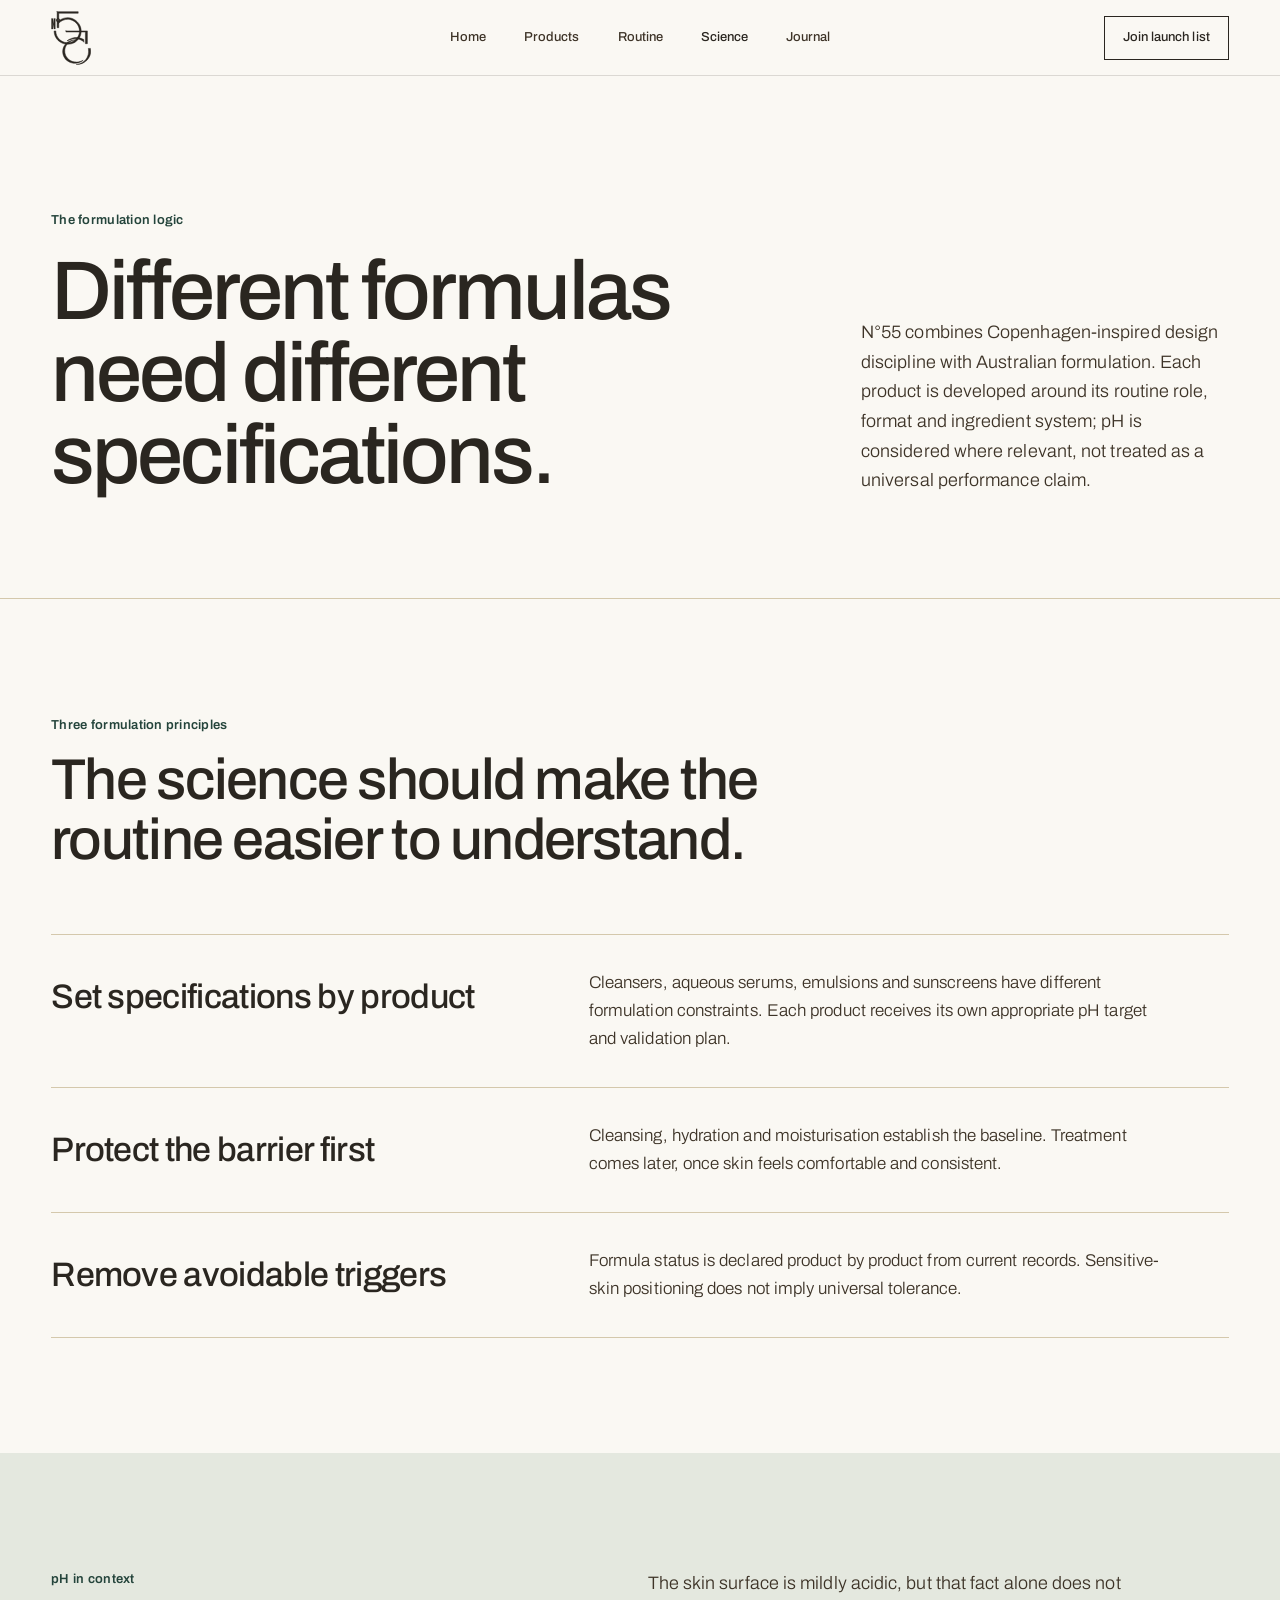
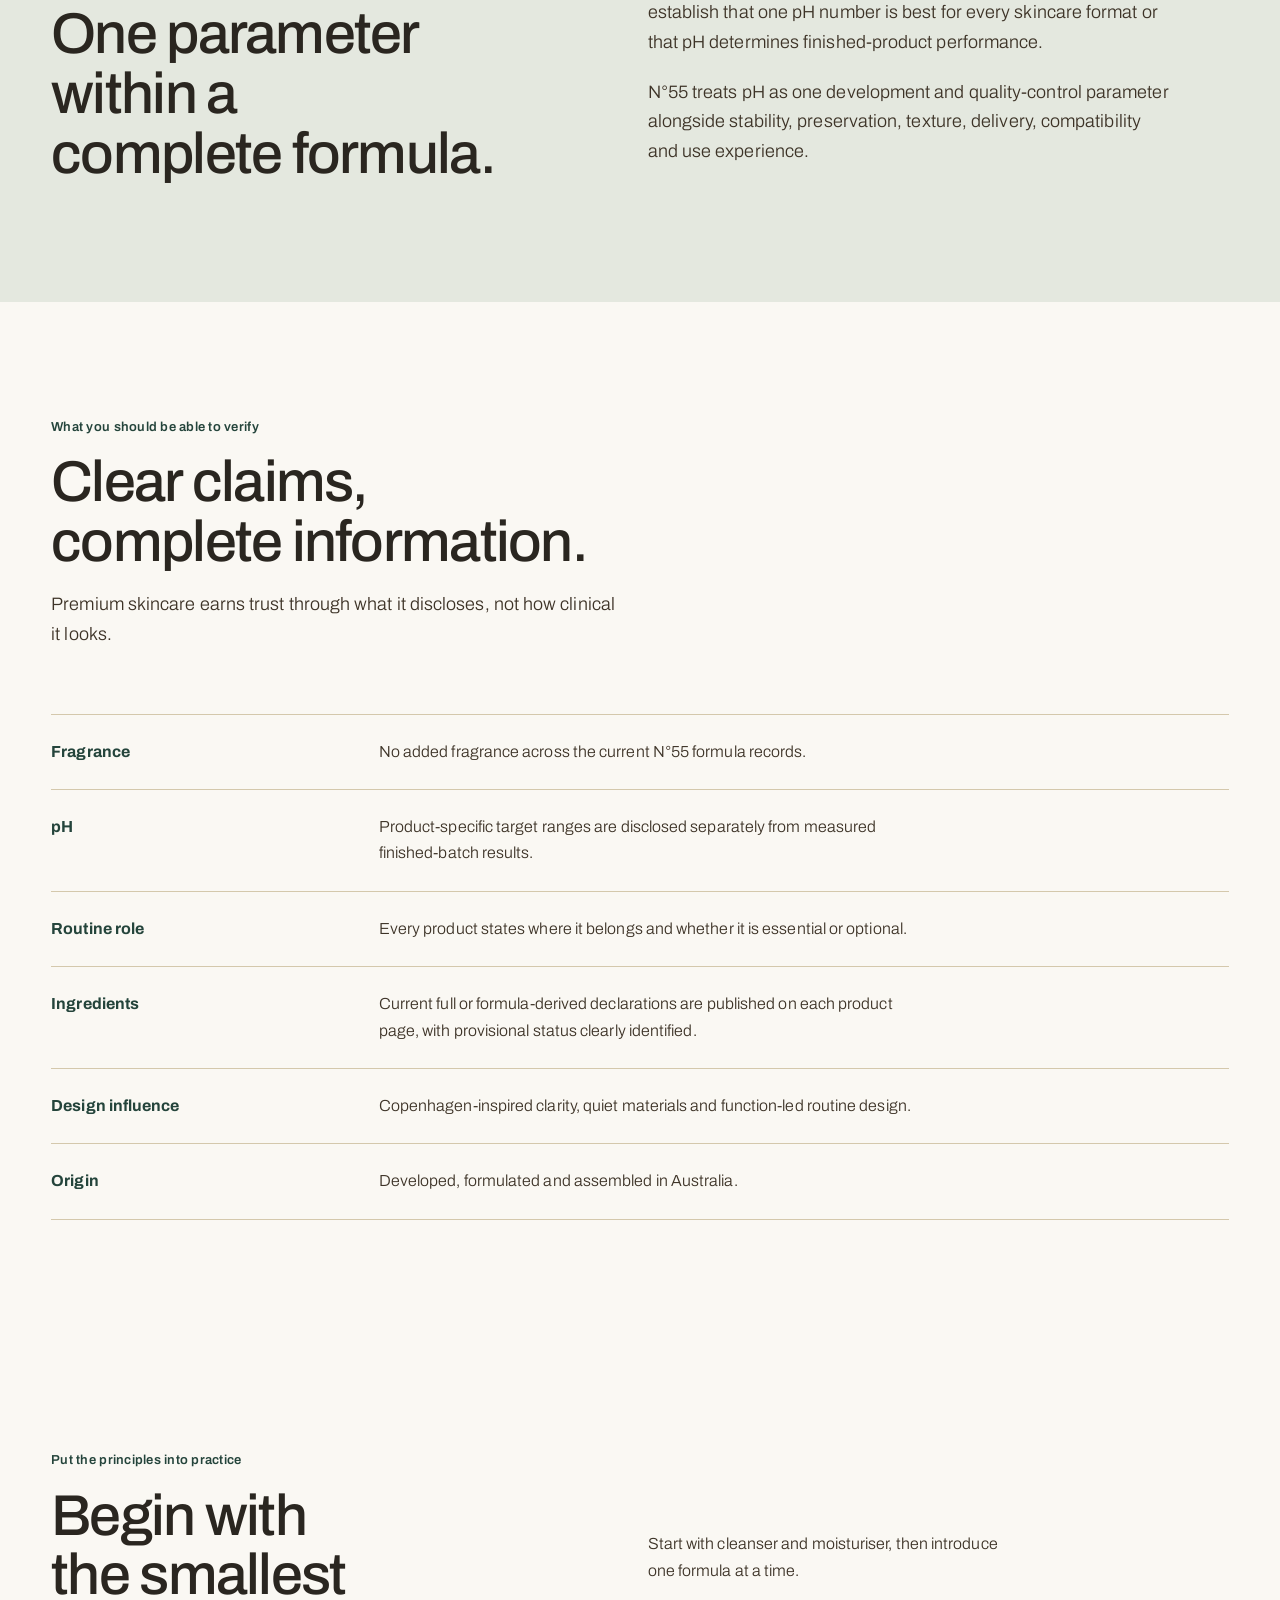
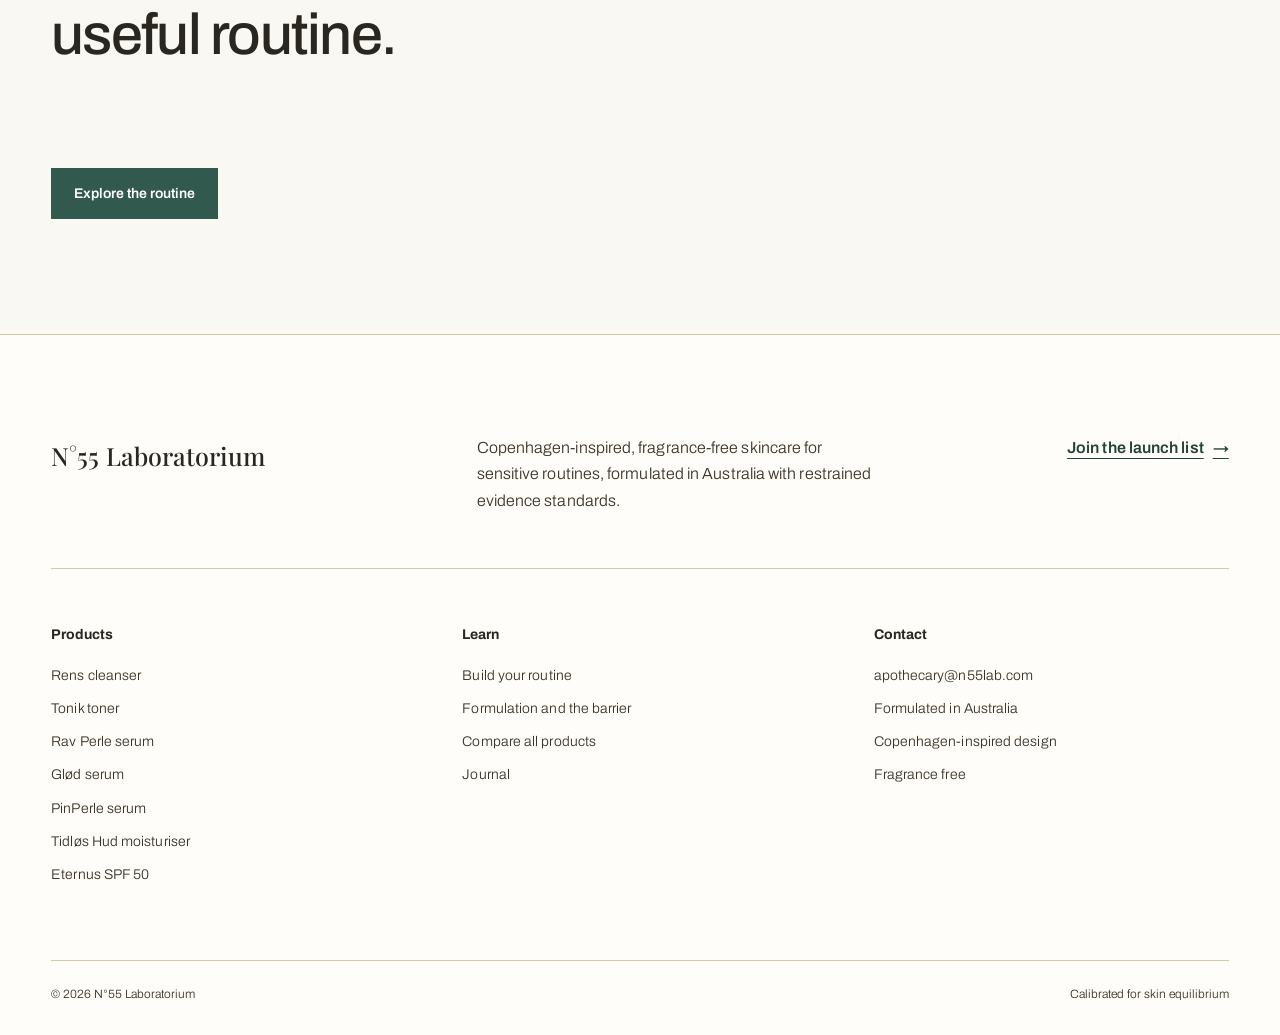
<file: philosophy.html>
<!DOCTYPE html>
<html lang="en">
<head>
<meta charset="UTF-8" />
<meta name="viewport" content="width=device-width, initial-scale=1.0, viewport-fit=cover" />
<meta name="description" content="The formulation principles behind N°55 fragrance-free, barrier-conscious skincare for sensitive routines." />
<title>Philosophy · Formulation principles; N°55 LABORATORIUM</title>
<link rel="icon" href="favicon.svg" type="image/svg+xml" />
<link rel="preconnect" href="https://fonts.googleapis.com" />
<link rel="preconnect" href="https://fonts.gstatic.com" crossorigin />
<link href="https://fonts.googleapis.com/css2?family=Playfair+Display:ital,wght@0,400;0,500;0,700;1,400;1,500&family=Archivo:wght@300;400;500;600&family=JetBrains+Mono:wght@300;400&display=swap" rel="stylesheet" />
<link rel="stylesheet" href="styles.css" />
</head>
<body>
<a class="skip-link" href="#main-content">Skip to main content</a>

<!-- ========== NAV ========== -->
<nav class="nav" aria-label="Primary navigation">
  <a href="index.html" class="brand" aria-label="N°55 Laboratorium home"><img src="logo.svg" alt="" width="46" height="63" /></a>
  <button class="nav-toggle" type="button" aria-expanded="false" aria-controls="site-menu">
    <span class="sr-only">Open navigation</span><span aria-hidden="true"></span><span aria-hidden="true"></span>
  </button>
  <div class="links" id="site-menu">
    <a href="index.html">Home</a>
    <a href="skincare.html">Products</a>
    <a href="system.html">Routine</a>
    <a href="philosophy.html" aria-current="page">Science</a>
    <a href="journal.html">Journal</a>
  </div>
  <a class="nav-cta" href="journal.html#launch-list">Join launch list</a>
</nav>
<main id="main-content">
  <header class="page-intro science-intro">
    <div><p class="context-line">The formulation logic</p><h1>Different formulas need different specifications.</h1></div>
    <p>N°55 combines Copenhagen-inspired design discipline with Australian formulation. Each product is developed around its routine role, format and ingredient system; pH is considered where relevant, not treated as a universal performance claim.</p>
  </header>

  <section class="science-principles" aria-labelledby="principles-title">
    <div class="section-intro"><p class="section-label">Three formulation principles</p><h2 id="principles-title">The science should make the routine easier to understand.</h2></div>
    <div class="principle-rows">
      <article><h3>Set specifications by product</h3><p>Cleansers, aqueous serums, emulsions and sunscreens have different formulation constraints. Each product receives its own appropriate pH target and validation plan.</p></article>
      <article><h3>Protect the barrier first</h3><p>Cleansing, hydration and moisturisation establish the baseline. Treatment comes later, once skin feels comfortable and consistent.</p></article>
      <article><h3>Remove avoidable triggers</h3><p>Formula status is declared product by product from current records. Sensitive-skin positioning does not imply universal tolerance.</p></article>
    </div>
  </section>

  <section class="science-explainer" aria-labelledby="mantle-title">
    <div><p class="section-label">pH in context</p><h2 id="mantle-title">One parameter within a complete formula.</h2></div>
    <div><p>The skin surface is mildly acidic, but that fact alone does not establish that one pH number is best for every skincare format or that pH determines finished-product performance.</p><p>N°55 treats pH as one development and quality-control parameter alongside stability, preservation, texture, delivery, compatibility and use experience.</p></div>
  </section>

  <section class="commitment-section" aria-labelledby="commitment-title">
    <div class="section-intro"><p class="section-label">What you should be able to verify</p><h2 id="commitment-title">Clear claims, complete information.</h2><p>Premium skincare earns trust through what it discloses, not how clinical it looks.</p></div>
    <dl class="commitment-list">
      <div><dt>Fragrance</dt><dd>No added fragrance across the current N°55 formula records.</dd></div>
      <div><dt>pH</dt><dd>Product-specific target ranges are disclosed separately from measured finished-batch results.</dd></div>
      <div><dt>Routine role</dt><dd>Every product states where it belongs and whether it is essential or optional.</dd></div>
      <div><dt>Ingredients</dt><dd>Current full or formula-derived declarations are published on each product page, with provisional status clearly identified.</dd></div>
      <div><dt>Design influence</dt><dd>Copenhagen-inspired clarity, quiet materials and function-led routine design.</dd></div>
      <div><dt>Origin</dt><dd>Developed, formulated and assembled in Australia.</dd></div>
    </dl>
  </section>

  <section class="science-cta" aria-labelledby="science-cta-title"><div><p class="section-label">Put the principles into practice</p><h2 id="science-cta-title">Begin with the smallest useful routine.</h2></div><p>Start with cleanser and moisturiser, then introduce one formula at a time.</p><a class="button" href="system.html#start-simple">Explore the routine</a></section>
</main>
<footer>
  <div class="footer-lead">
    <a href="index.html" class="footer-brand">N°55 Laboratorium</a>
    <p>Copenhagen-inspired, fragrance-free skincare for sensitive routines, formulated in Australia with restrained evidence standards.</p>
    <a class="text-link" href="journal.html#launch-list">Join the launch list <span aria-hidden="true">→</span></a>
  </div>
  <div class="foot-grid">
    <div class="foot-col"><h2>Products</h2><ul>
      <li><a href="rens.html">Rens cleanser</a></li><li><a href="tonik.html">Tonik toner</a></li>
      <li><a href="rav-perle.html">Rav Perle serum</a></li><li><a href="glod.html">Glød serum</a></li><li><a href="serum-3.html">PinPerle serum</a></li>
      <li><a href="tidlos-hud.html">Tidløs Hud moisturiser</a></li><li><a href="eternus.html">Eternus SPF 50</a></li>
    </ul></div>
    <div class="foot-col"><h2>Learn</h2><ul>
      <li><a href="system.html">Build your routine</a></li><li><a href="philosophy.html">Formulation and the barrier</a></li>
      <li><a href="skincare.html">Compare all products</a></li><li><a href="journal.html">Journal</a></li>
    </ul></div>
    <div class="foot-col"><h2>Contact</h2><ul>
      <li><a href="mailto:apothecary@n55lab.com">apothecary@n55lab.com</a></li>
      <li>Formulated in Australia</li><li>Copenhagen-inspired design</li><li>Fragrance free</li>
    </ul></div>
  </div>
  <div class="foot-bottom"><span>© 2026 N°55 Laboratorium</span><span>Calibrated for skin equilibrium</span></div>
</footer>

<script src="site.js"></script>
</body>
</html>
</file>
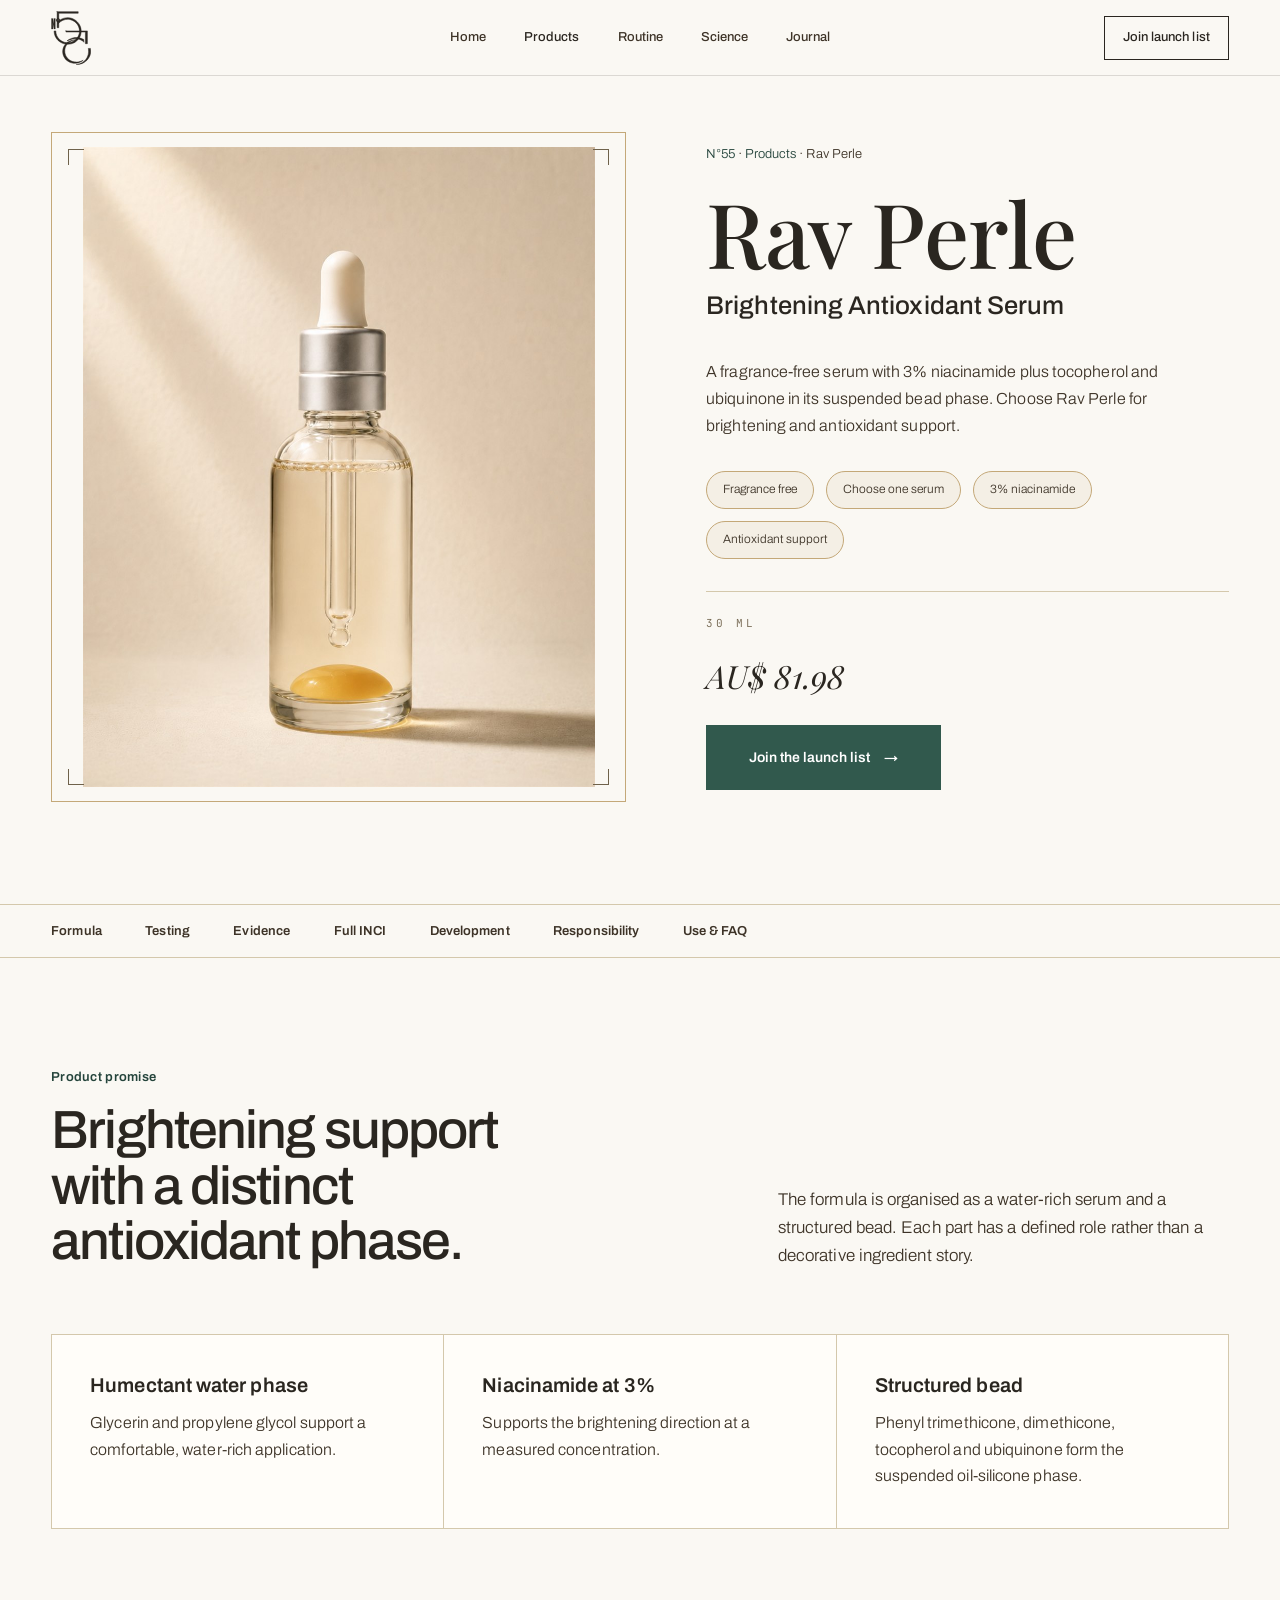
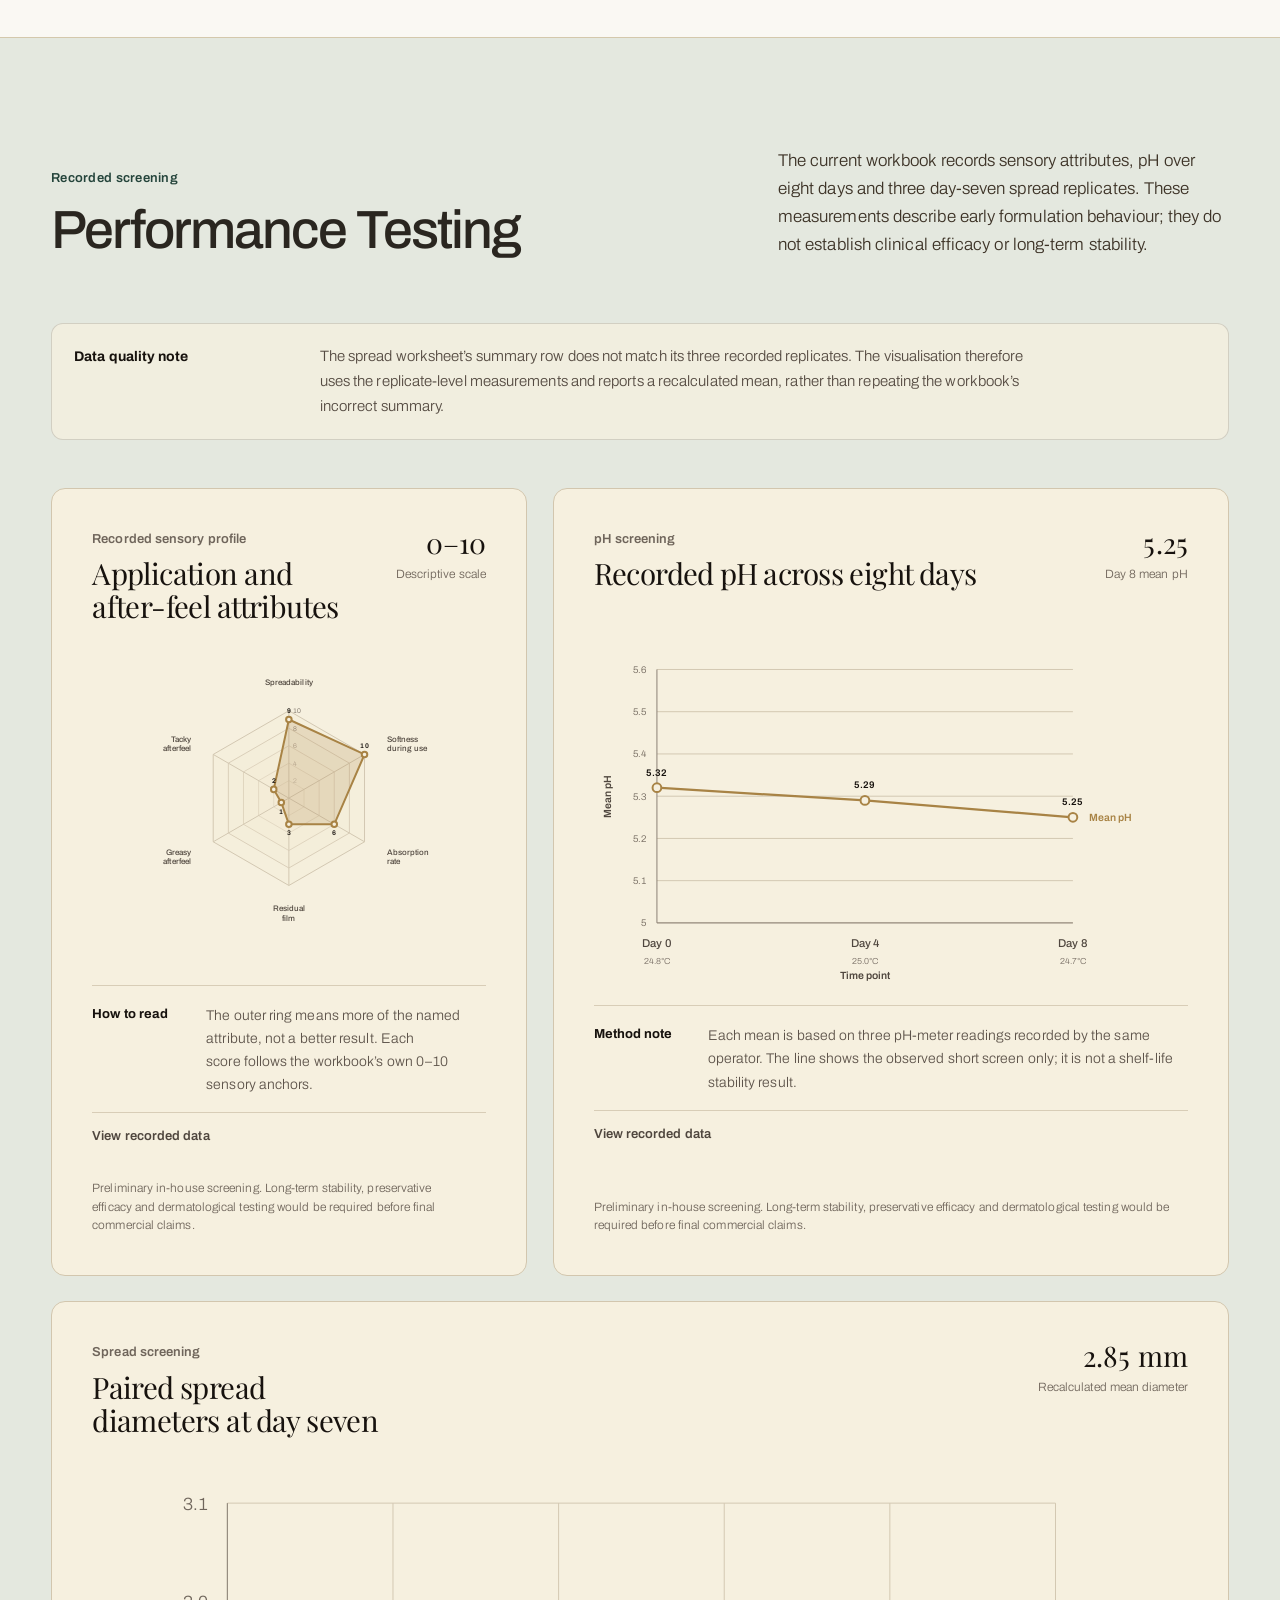
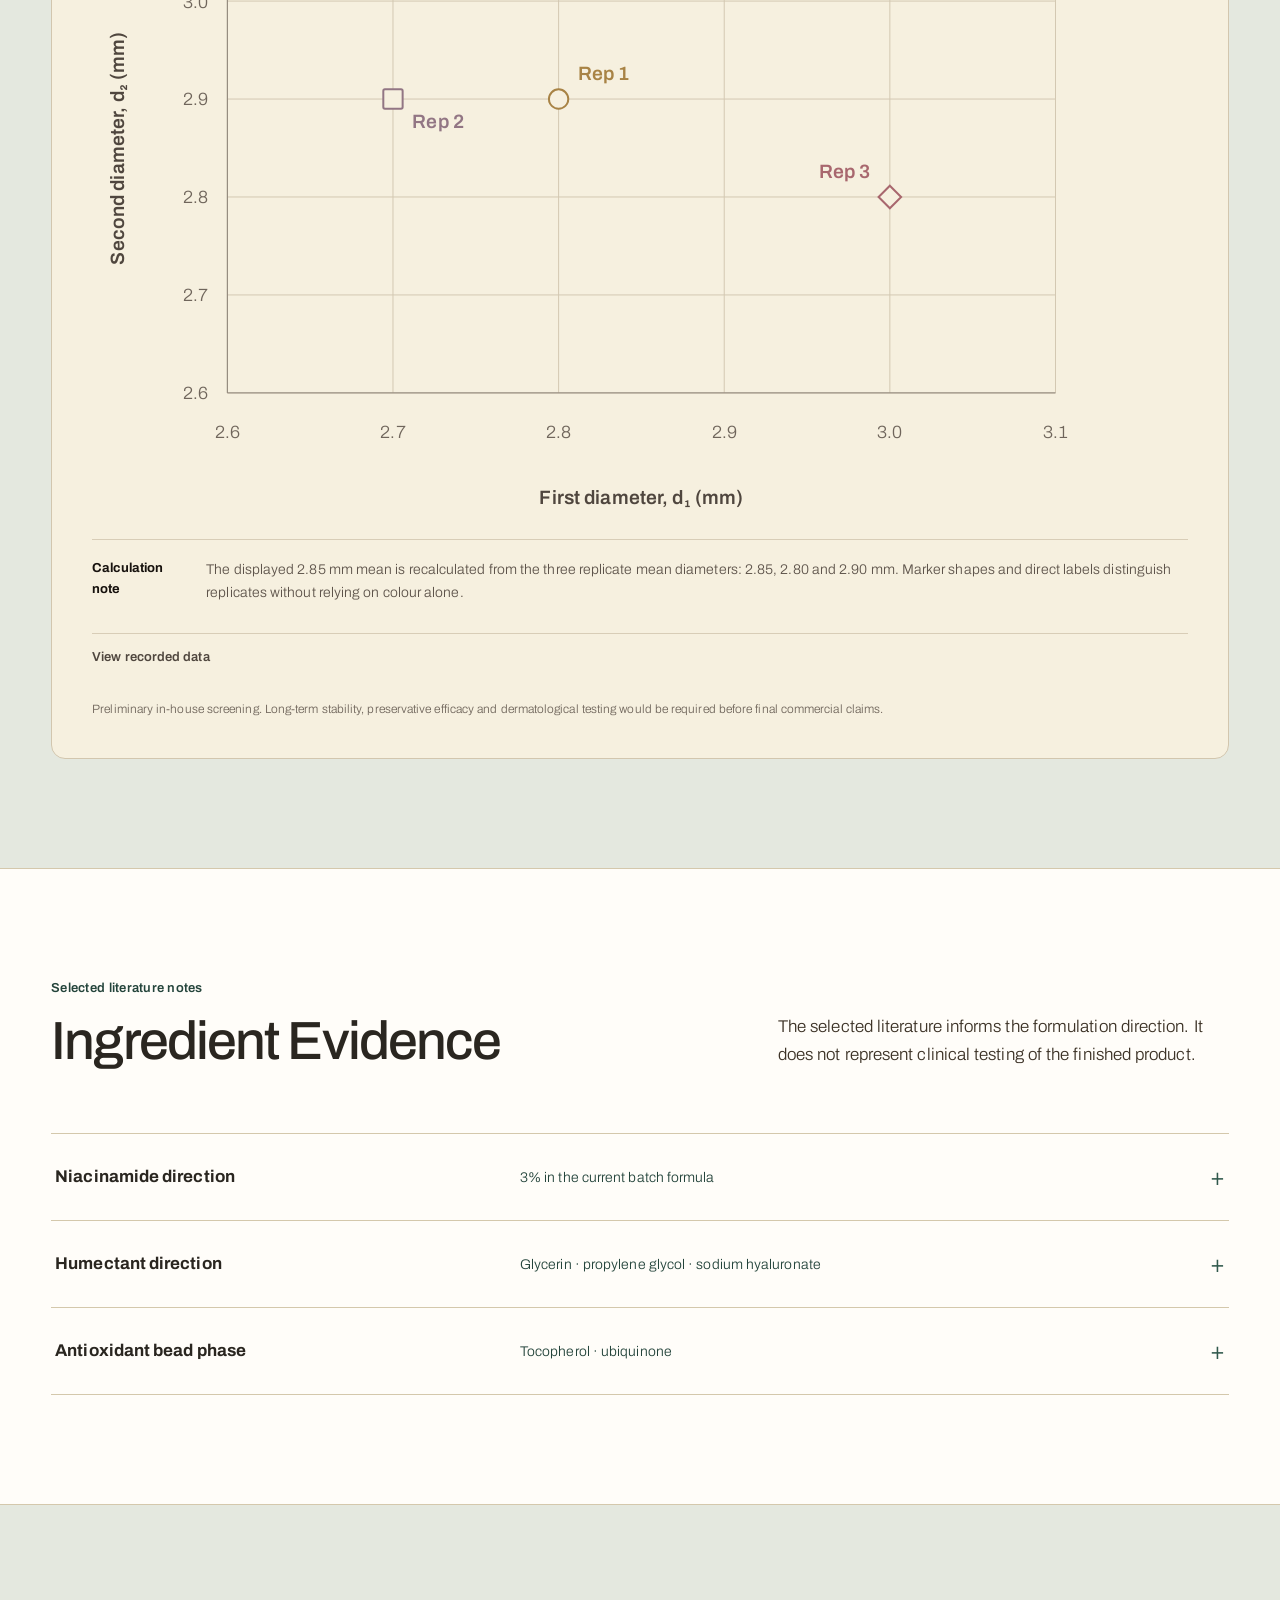
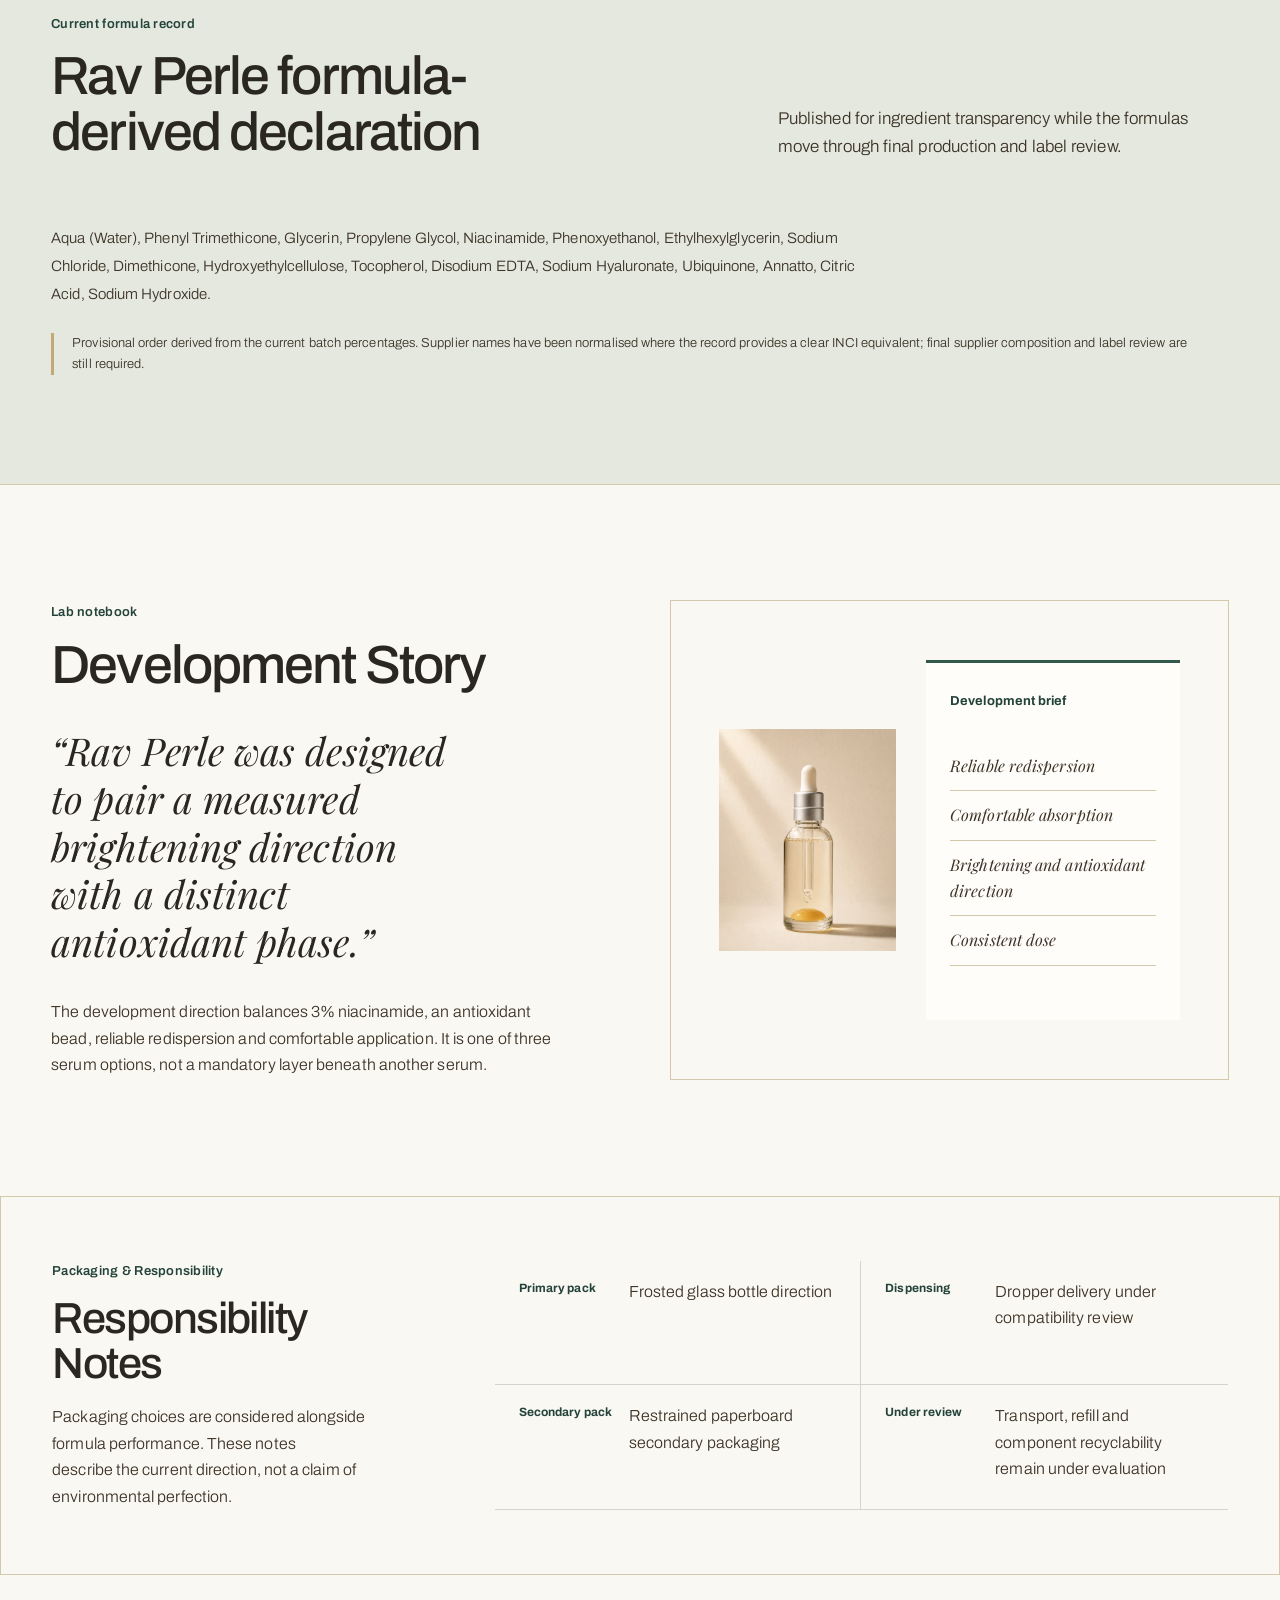
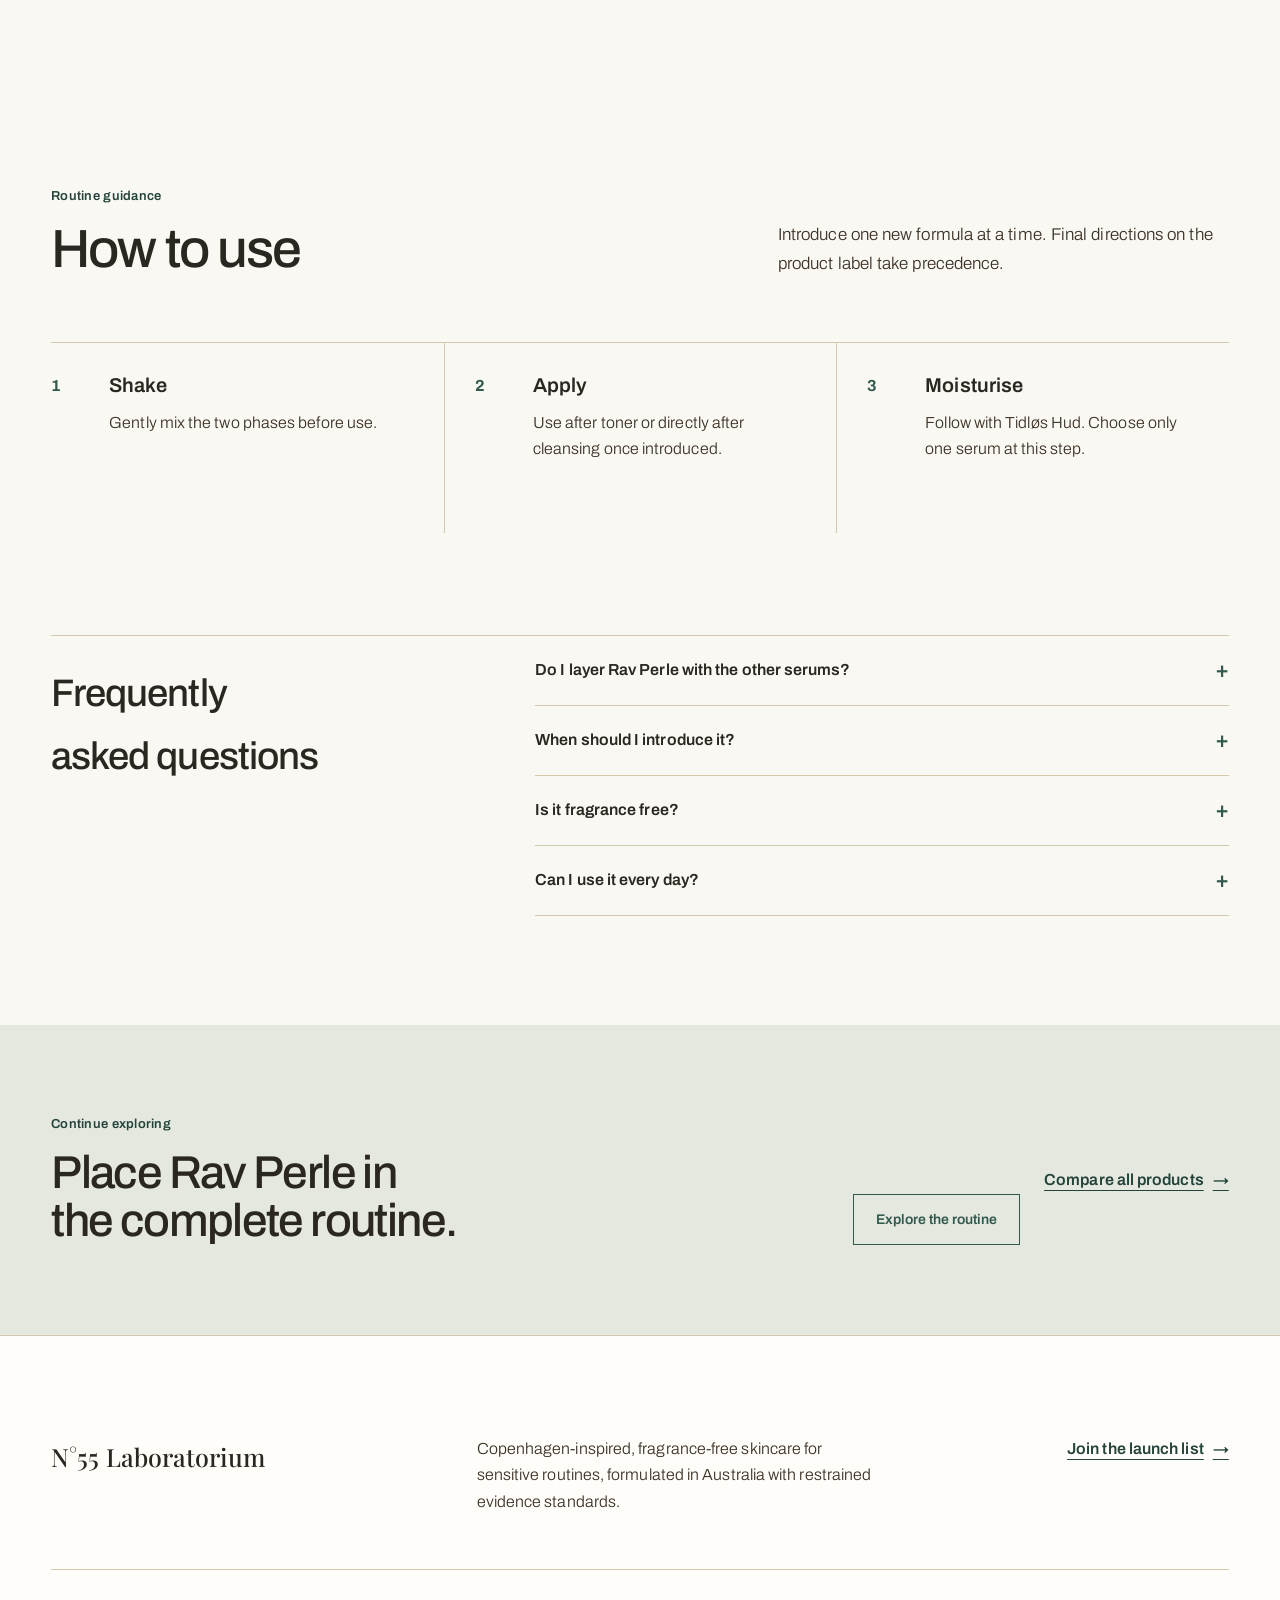
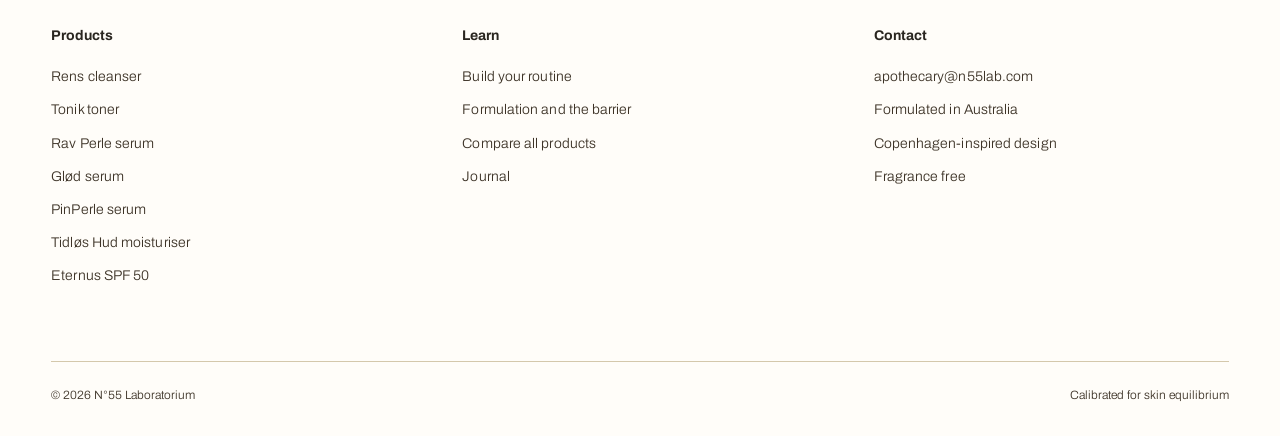
<file: rav-perle.html>
<!DOCTYPE html>
<html lang="en">
<head>
<meta charset="UTF-8" />
<meta name="viewport" content="width=device-width, initial-scale=1.0, viewport-fit=cover" />
<meta name="description" content="Rav Perle is a fragrance-free brightening antioxidant serum with 3% niacinamide, tocopherol and ubiquinone." />
<title>Rav Perle · Brightening Antioxidant Serum | N°55 Laboratorium</title>
<link rel="icon" href="favicon.svg" type="image/svg+xml" />
<link rel="preconnect" href="https://fonts.googleapis.com" />
<link rel="preconnect" href="https://fonts.gstatic.com" crossorigin />
<link href="https://fonts.googleapis.com/css2?family=Playfair+Display:ital,wght@0,400;0,500;0,700;1,400;1,500&family=Archivo:wght@300;400;500;600&family=JetBrains+Mono:wght@300;400&display=swap" rel="stylesheet" />
<link rel="stylesheet" href="styles.css" />
</head>
<body class="product-page product-rav-perle">
<a class="skip-link" href="#main-content">Skip to main content</a>

<!-- ========== NAV ========== -->
<nav class="nav" aria-label="Primary navigation">
  <a href="index.html" class="brand" aria-label="N°55 Laboratorium home"><img src="logo.svg" alt="" width="46" height="63" /></a>
  <button class="nav-toggle" type="button" aria-expanded="false" aria-controls="site-menu">
    <span class="sr-only">Open navigation</span><span aria-hidden="true"></span><span aria-hidden="true"></span>
  </button>
  <div class="links" id="site-menu">
    <a href="index.html">Home</a>
    <a href="skincare.html" aria-current="page">Products</a>
    <a href="system.html">Routine</a>
    <a href="philosophy.html">Science</a>
    <a href="journal.html">Journal</a>
  </div>
  <a class="nav-cta" href="journal.html#launch-list">Join launch list</a>
</nav>
<main id="main-content">
    <section class="product-hero evidence-product-hero">
      <div class="product-visual"><span class="corner tl"></span><span class="corner tr"></span><span class="corner bl"></span><span class="corner br"></span><img class="product-render" src="assets/rav-perle.jpg" alt="Rav Perle brightening antioxidant serum packaging" width="320" height="880" /></div>
      <div class="product-info"><div class="breadcrumb"><a href="index.html">N°55</a> · <a href="skincare.html">Products</a> · Rav Perle</div><h1>Rav Perle</h1><div class="pet">Brightening Antioxidant Serum</div><p class="lede">A fragrance-free serum with 3% niacinamide plus tocopherol and ubiquinone in its suspended bead phase. Choose Rav Perle for brightening and antioxidant support.</p><div class="tags"><span>Fragrance free</span><span>Choose one serum</span><span>3% niacinamide</span><span>Antioxidant support</span></div><div class="price-block"><div class="size">30 mL</div><div class="price">AU$ 81.98</div><a class="cta" href="journal.html#launch-list">Join the launch list <span class="arr" aria-hidden="true">→</span></a></div></div>
    </section>
    <nav class="product-subnav" aria-label="On this product page"><a href="#formula">Formula</a><a href="#performance">Testing</a><a href="#ingredient-evidence">Evidence</a><a href="#full-inci">Full INCI</a><a href="#development">Development</a><a href="#responsibility">Responsibility</a><a href="#use">Use &amp; FAQ</a></nav>

    <section class="evidence-section formula-section" id="formula" aria-labelledby="formula-title"><div class="evidence-heading"><div><p class="section-label">Product promise</p><h2 id="formula-title">Brightening support with a distinct antioxidant phase.</h2></div><p>The formula is organised as a water-rich serum and a structured bead. Each part has a defined role rather than a decorative ingredient story.</p></div><div class="architecture-list"><article><h3>Humectant water phase</h3><p>Glycerin and propylene glycol support a comfortable, water-rich application.</p></article><article><h3>Niacinamide at 3%</h3><p>Supports the brightening direction at a measured concentration.</p></article><article><h3>Structured bead</h3><p>Phenyl trimethicone, dimethicone, tocopherol and ubiquinone form the suspended oil-silicone phase.</p></article></div></section>

    <section class="evidence-section performance-section" id="performance" aria-labelledby="performance-title">
      <div class="evidence-heading"><div><p class="section-label">Recorded screening</p><h2 id="performance-title">Performance Testing</h2></div><p>The current workbook records sensory attributes, pH over eight days and three day-seven spread replicates. These measurements describe early formulation behaviour; they do not establish clinical efficacy or long-term stability.</p></div>

      <aside class="screening-boundary" aria-label="Data quality note"><strong>Data quality note</strong><p>The spread worksheet’s summary row does not match its three recorded replicates. The visualisation therefore uses the replicate-level measurements and reports a recalculated mean, rather than repeating the workbook’s incorrect summary.</p></aside>

      <div class="evidence-chart-grid">
        <article class="evidence-chart-card evidence-chart-card--radar" aria-labelledby="rav-sensory-title" data-evidence-chart>
          <header class="evidence-chart-card__header"><div><p>Recorded sensory profile</p><h3 id="rav-sensory-title">Application and after-feel attributes</h3></div><div class="evidence-chart-metric"><strong>0–10</strong><span>Descriptive scale</span></div></header>
          <div class="evidence-chart__canvas"></div>
          <script type="application/json">{"id":"rav-sensory","type":"radar","title":"Application and after-feel attributes","description":"Radar chart of six recorded Rav Perle sensory attributes on a zero to ten descriptive scale. Scores are spreadability nine, softness during application ten, absorption rate six, residual film three, greasy afterfeel one and tacky afterfeel two.","max":10,"color":"oat","axes":[{"label":"Spreadability","value":9},{"label":["Softness","during use"],"value":10},{"label":["Absorption","rate"],"value":6},{"label":["Residual","film"],"value":3},{"label":["Greasy","afterfeel"],"value":1},{"label":["Tacky","afterfeel"],"value":2}]}</script>
          <div class="evidence-chart-reading"><strong>How to read</strong><p>The outer ring means more of the named attribute, not a better result. Each score follows the workbook’s own 0–10 sensory anchors.</p></div>
          <details class="chart-data-details"><summary>View recorded data</summary><table><thead><tr><th>Attribute</th><th>Score</th><th>Recorded protocol</th></tr></thead><tbody><tr><td>Spreadability</td><td>9</td><td>70 µL · 8 circular motions</td></tr><tr><td>Softness during use</td><td>10</td><td>70 µL · assessed while spreading</td></tr><tr><td>Absorption rate</td><td>6</td><td>70 µL · 8 circular motions</td></tr><tr><td>Residual film</td><td>3</td><td>70 µL · 1 minute after application</td></tr><tr><td>Greasy afterfeel</td><td>1</td><td>70 µL · 1 minute after application</td></tr><tr><td>Tacky afterfeel</td><td>2</td><td>70 µL · 1 minute after application</td></tr></tbody></table></details>
          <p class="evidence-chart-caption">Preliminary in-house screening. Long-term stability, preservative efficacy and dermatological testing would be required before final commercial claims.</p>
        </article>

        <article class="evidence-chart-card evidence-chart-card--line" aria-labelledby="rav-ph-title" data-evidence-chart>
          <header class="evidence-chart-card__header"><div><p>pH screening</p><h3 id="rav-ph-title">Recorded pH across eight days</h3></div><div class="evidence-chart-metric"><strong>5.25</strong><span>Day 8 mean pH</span></div></header>
          <div class="evidence-chart__canvas"></div>
          <script type="application/json">{"id":"rav-ph","type":"line","title":"Recorded pH across eight days","description":"Line graph of mean pH measured by meter at day zero, day four and day eight. Mean values are five point three two, five point two nine and five point two five.","xAxis":{"title":"Time point","values":[{"label":"Day 0","meta":"24.8°C"},{"label":"Day 4","meta":"25.0°C"},{"label":"Day 8","meta":"24.7°C"}]},"yAxis":{"title":"Mean pH","min":5,"max":5.6,"ticks":[5,5.1,5.2,5.3,5.4,5.5,5.6]},"series":[{"label":"Mean pH","values":[5.32,5.29,5.25],"color":"oat","marker":"circle","decimals":2}]}</script>
          <div class="evidence-chart-reading"><strong>Method note</strong><p>Each mean is based on three pH-meter readings recorded by the same operator. The line shows the observed short screen only; it is not a shelf-life stability result.</p></div>
          <details class="chart-data-details"><summary>View recorded data</summary><table><thead><tr><th>Time</th><th>Method</th><th>Rep 1</th><th>Rep 2</th><th>Rep 3</th><th>Mean</th><th>Temp</th></tr></thead><tbody><tr><td>Day 0</td><td>pH meter</td><td>5.31</td><td>5.33</td><td>5.32</td><td>5.32</td><td>24.8°C</td></tr><tr><td>Day 4</td><td>pH meter</td><td>5.29</td><td>5.28</td><td>5.30</td><td>5.29</td><td>25.0°C</td></tr><tr><td>Day 8</td><td>pH meter</td><td>5.25</td><td>5.26</td><td>5.24</td><td>5.25</td><td>24.7°C</td></tr></tbody></table></details>
          <p class="evidence-chart-caption">Preliminary in-house screening. Long-term stability, preservative efficacy and dermatological testing would be required before final commercial claims.</p>
        </article>

        <article class="evidence-chart-card evidence-chart-card--scatter" aria-labelledby="rav-spread-title" data-evidence-chart>
          <header class="evidence-chart-card__header"><div><p>Spread screening</p><h3 id="rav-spread-title">Paired spread diameters at day seven</h3></div><div class="evidence-chart-metric"><strong>2.85 mm</strong><span>Recalculated mean diameter</span></div></header>
          <div class="evidence-chart__canvas"></div>
          <script type="application/json">{"id":"rav-spread","type":"scatter","title":"Paired spread diameters at day seven","description":"Scatter plot of the two measured diameters for three Rav Perle spread test replicates at day seven. Replicate one is two point eight by two point nine millimetres, replicate two is two point seven by two point nine millimetres and replicate three is three point zero by two point eight millimetres.","xAxis":{"title":"First diameter, d₁ (mm)","min":2.6,"max":3.1,"ticks":[2.6,2.7,2.8,2.9,3,3.1],"decimals":1},"yAxis":{"title":"Second diameter, d₂ (mm)","min":2.6,"max":3.1,"ticks":[2.6,2.7,2.8,2.9,3,3.1],"decimals":1},"points":[{"x":2.8,"y":2.9,"label":"Rep 1","shape":"circle","color":"oat","labelDx":12,"labelDy":-12},{"x":2.7,"y":2.9,"label":"Rep 2","shape":"square","color":"mauve","labelDx":12,"labelDy":18},{"x":3,"y":2.8,"label":"Rep 3","shape":"diamond","color":"rose","labelDx":-12,"labelDy":-12,"labelAnchor":"end"}]}</script>
          <div class="evidence-chart-reading"><strong>Calculation note</strong><p>The displayed 2.85 mm mean is recalculated from the three replicate mean diameters: 2.85, 2.80 and 2.90 mm. Marker shapes and direct labels distinguish replicates without relying on colour alone.</p></div>
          <details class="chart-data-details"><summary>View recorded data</summary><table><thead><tr><th>Rep</th><th>d₁</th><th>d₂</th><th>Mean diameter</th><th>Calculated area</th><th>Temp</th></tr></thead><tbody><tr><td>1</td><td>2.80 mm</td><td>2.90 mm</td><td>2.85 mm</td><td>6.379 mm²</td><td>23°C</td></tr><tr><td>2</td><td>2.70 mm</td><td>2.90 mm</td><td>2.80 mm</td><td>6.158 mm²</td><td>23°C</td></tr><tr><td>3</td><td>3.00 mm</td><td>2.80 mm</td><td>2.90 mm</td><td>6.605 mm²</td><td>23°C</td></tr><tr><th scope="row">Recalculated mean</th><td>—</td><td>—</td><td>2.85 mm</td><td>6.381 mm²</td><td>—</td></tr></tbody></table></details>
          <p class="evidence-chart-caption">Preliminary in-house screening. Long-term stability, preservative efficacy and dermatological testing would be required before final commercial claims.</p>
        </article>
      </div>
    </section>

    <section class="evidence-section ingredient-section" id="ingredient-evidence" aria-labelledby="ingredient-title"><div class="evidence-heading"><div><p class="section-label">Selected literature notes</p><h2 id="ingredient-title">Ingredient Evidence</h2></div><p>The selected literature informs the formulation direction. It does not represent clinical testing of the finished product.</p></div><div class="evidence-disclosures"><details class="evidence-detail"><summary><span><strong>Niacinamide direction</strong><small>3% in the current batch formula</small></span><span aria-hidden="true">+</span></summary><div><p>Informs the brightening and more even-looking tone direction without proving a finished-product outcome.</p></div></details><details class="evidence-detail"><summary><span><strong>Humectant direction</strong><small>Glycerin · propylene glycol · sodium hyaluronate</small></span><span aria-hidden="true">+</span></summary><div><p>Supports the hydration role within the serum step.</p></div></details><details class="evidence-detail"><summary><span><strong>Antioxidant bead phase</strong><small>Tocopherol · ubiquinone</small></span><span aria-hidden="true">+</span></summary><div><p>Explains why the formula uses a distinct structured phase; it does not establish clinical performance.</p></div></details></div></section>

    <section class="evidence-section inci-section" id="full-inci" aria-labelledby="inci-title"><div class="evidence-heading"><div><p class="section-label">Current formula record</p><h2 id="inci-title">Rav Perle formula-derived declaration</h2></div><p>Published for ingredient transparency while the formulas move through final production and label review.</p></div><p class="inci-declaration">Aqua (Water), Phenyl Trimethicone, Glycerin, Propylene Glycol, Niacinamide, Phenoxyethanol, Ethylhexylglycerin, Sodium Chloride, Dimethicone, Hydroxyethylcellulose, Tocopherol, Disodium EDTA, Sodium Hyaluronate, Ubiquinone, Annatto, Citric Acid, Sodium Hydroxide.</p><p class="inci-status">Provisional order derived from the current batch percentages. Supplier names have been normalised where the record provides a clear INCI equivalent; final supplier composition and label review are still required.</p></section>

    <section class="development-section" id="development" aria-labelledby="development-title"><div class="development-copy"><p class="section-label">Lab notebook</p><h2 id="development-title">Development Story</h2><blockquote>“Rav Perle was designed to pair a measured brightening direction with a distinct antioxidant phase.”</blockquote><p>The development direction balances 3% niacinamide, an antioxidant bead, reliable redispersion and comfortable application. It is one of three serum options, not a mandatory layer beneath another serum.</p></div><figure class="development-visual"><img src="assets/rav-perle.jpg" alt="Rav Perle suspended serum render" width="180" height="495" loading="lazy"/><figcaption><span>Development brief</span><ul><li>Reliable redispersion</li><li>Comfortable absorption</li><li>Brightening and antioxidant direction</li><li>Consistent dose</li></ul></figcaption></figure></section>

    <section class="responsibility-section" id="responsibility" aria-labelledby="responsibility-title"><div><p class="section-label">Packaging &amp; Responsibility</p><h2 id="responsibility-title">Responsibility Notes</h2><p>Packaging choices are considered alongside formula performance. These notes describe the current direction, not a claim of environmental perfection.</p></div><dl><div><dt>Primary pack</dt><dd>Frosted glass bottle direction</dd></div><div><dt>Dispensing</dt><dd>Dropper delivery under compatibility review</dd></div><div><dt>Secondary pack</dt><dd>Restrained paperboard secondary packaging</dd></div><div><dt>Under review</dt><dd>Transport, refill and component recyclability remain under evaluation</dd></div></dl></section>

    <section class="evidence-section use-section" id="use" aria-labelledby="use-title"><div class="evidence-heading"><div><p class="section-label">Routine guidance</p><h2 id="use-title">How to use</h2></div><p>Introduce one new formula at a time. Final directions on the product label take precedence.</p></div><ol class="use-steps"><li><span>1</span><div><h3>Shake</h3><p>Gently mix the two phases before use.</p></div></li><li><span>2</span><div><h3>Apply</h3><p>Use after toner or directly after cleansing once introduced.</p></div></li><li><span>3</span><div><h3>Moisturise</h3><p>Follow with Tidløs Hud. Choose only one serum at this step.</p></div></li></ol><div class="faq-block"><h2>Frequently asked questions</h2><details><summary>Do I layer Rav Perle with the other serums?<span aria-hidden="true">+</span></summary><p>Rav Perle, Glød and PinPerle occupy the same serum step. Choose one according to your formula preference.</p></details><details><summary>When should I introduce it?<span aria-hidden="true">+</span></summary><p>After the cleanser and moisturiser starting pair feels comfortable.</p></details><details><summary>Is it fragrance free?<span aria-hidden="true">+</span></summary><p>Yes. Rav Perle contains no added fragrance.</p></details><details><summary>Can I use it every day?<span aria-hidden="true">+</span></summary><p>Follow final label directions and introduce it gradually so you can observe tolerance.</p></details></div></section>

    <section class="product-next"><div><p class="section-label">Continue exploring</p><h2>Place Rav Perle in the complete routine.</h2></div><a class="button button-secondary" href="system.html">Explore the routine</a><a class="text-link" href="skincare.html">Compare all products <span aria-hidden="true">→</span></a></section>
  </main>
<footer>
  <div class="footer-lead">
    <a href="index.html" class="footer-brand">N°55 Laboratorium</a>
    <p>Copenhagen-inspired, fragrance-free skincare for sensitive routines, formulated in Australia with restrained evidence standards.</p>
    <a class="text-link" href="journal.html#launch-list">Join the launch list <span aria-hidden="true">→</span></a>
  </div>
  <div class="foot-grid">
    <div class="foot-col"><h2>Products</h2><ul>
      <li><a href="rens.html">Rens cleanser</a></li><li><a href="tonik.html">Tonik toner</a></li>
      <li><a href="rav-perle.html">Rav Perle serum</a></li><li><a href="glod.html">Glød serum</a></li><li><a href="serum-3.html">PinPerle serum</a></li>
      <li><a href="tidlos-hud.html">Tidløs Hud moisturiser</a></li><li><a href="eternus.html">Eternus SPF 50</a></li>
    </ul></div>
    <div class="foot-col"><h2>Learn</h2><ul>
      <li><a href="system.html">Build your routine</a></li><li><a href="philosophy.html">Formulation and the barrier</a></li>
      <li><a href="skincare.html">Compare all products</a></li><li><a href="journal.html">Journal</a></li>
    </ul></div>
    <div class="foot-col"><h2>Contact</h2><ul>
      <li><a href="mailto:apothecary@n55lab.com">apothecary@n55lab.com</a></li>
      <li>Formulated in Australia</li><li>Copenhagen-inspired design</li><li>Fragrance free</li>
    </ul></div>
  </div>
  <div class="foot-bottom"><span>© 2026 N°55 Laboratorium</span><span>Calibrated for skin equilibrium</span></div>
</footer>

<script src="evidence-charts.js"></script>
<script src="site.js"></script>
</body>
</html>
</file>
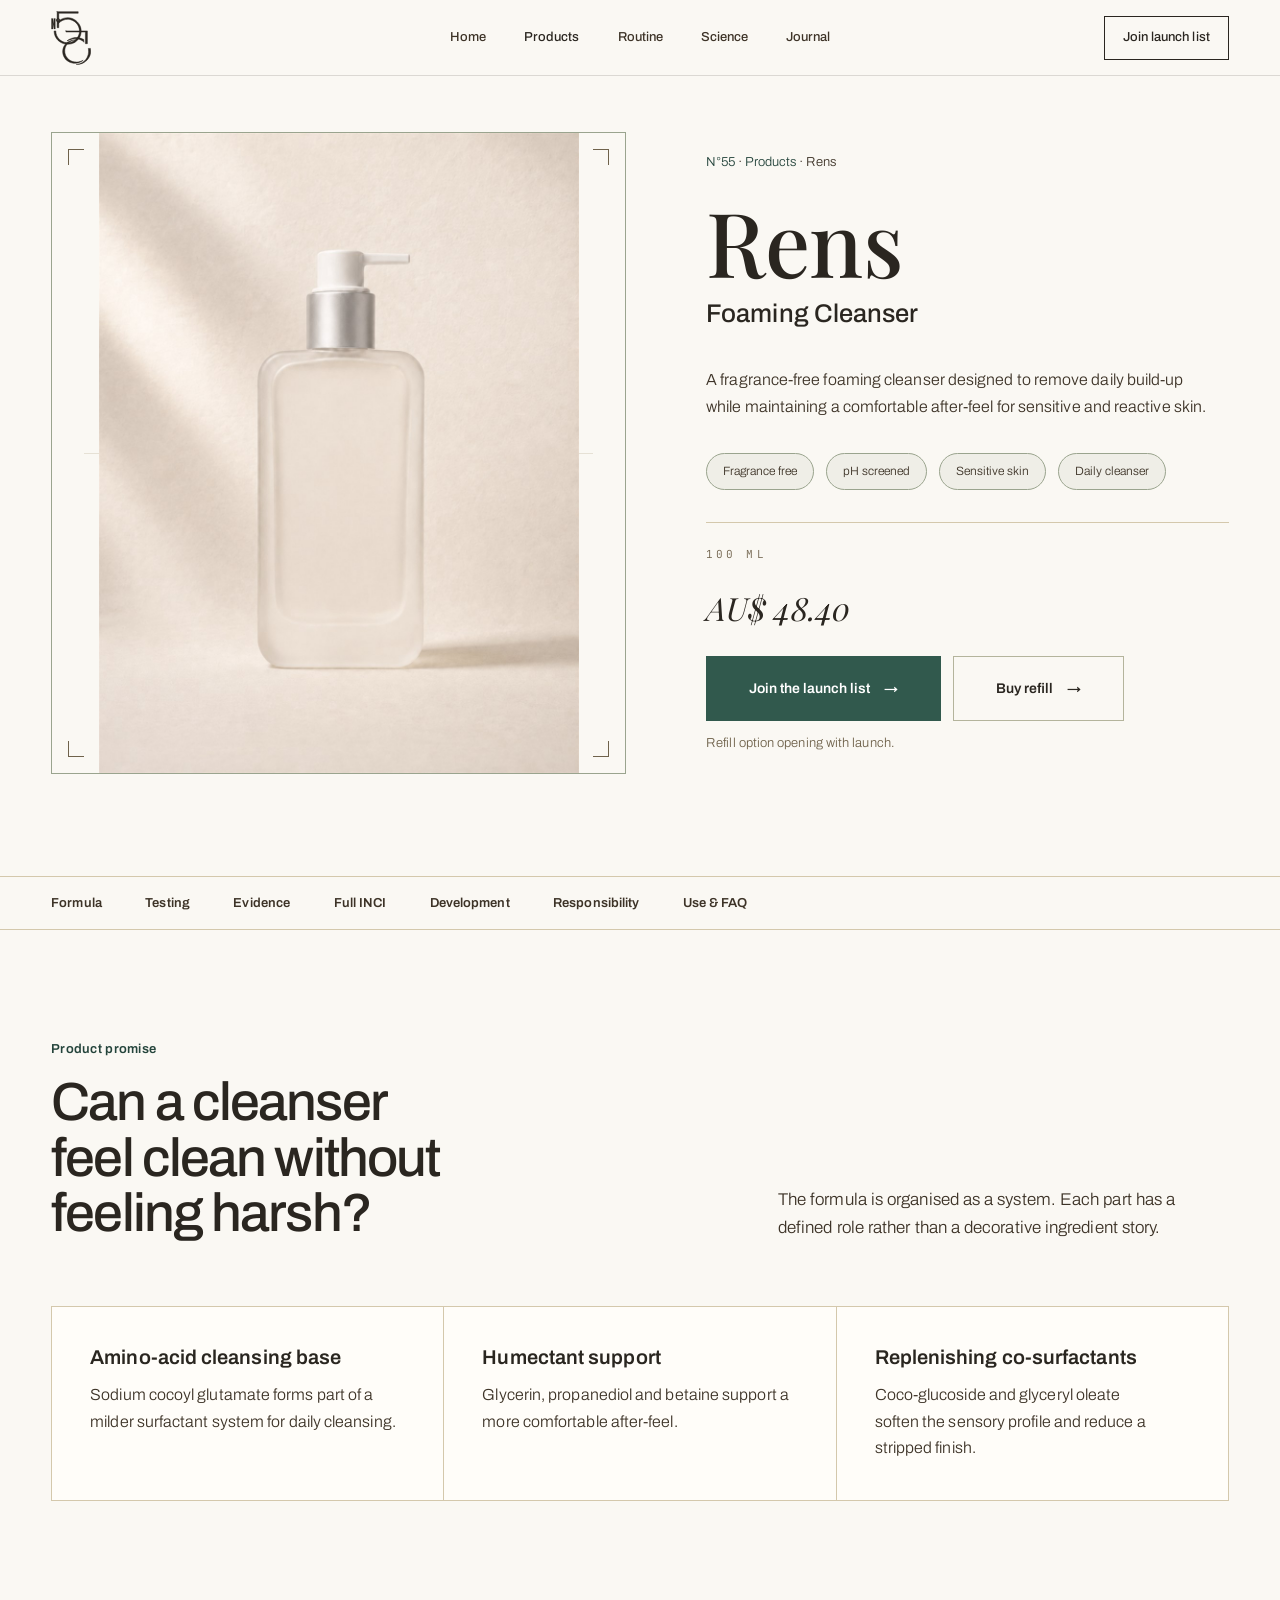
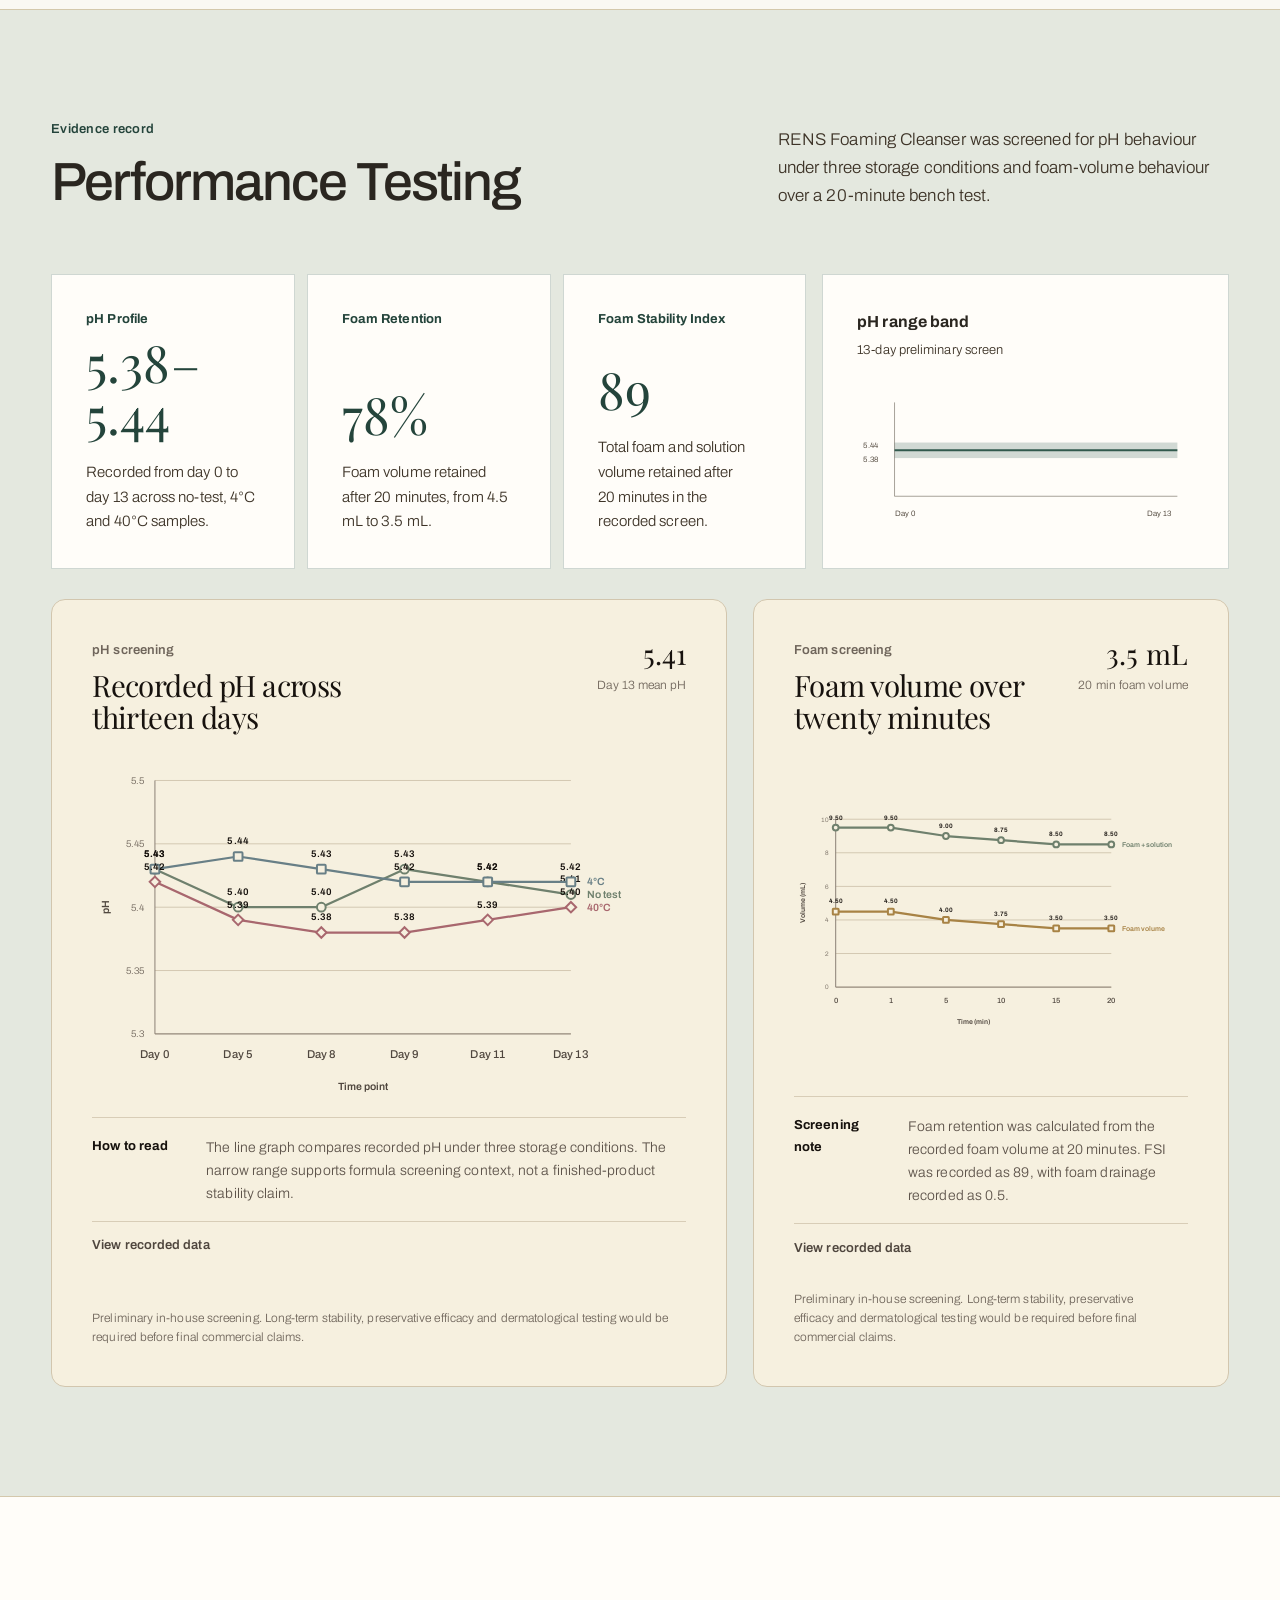
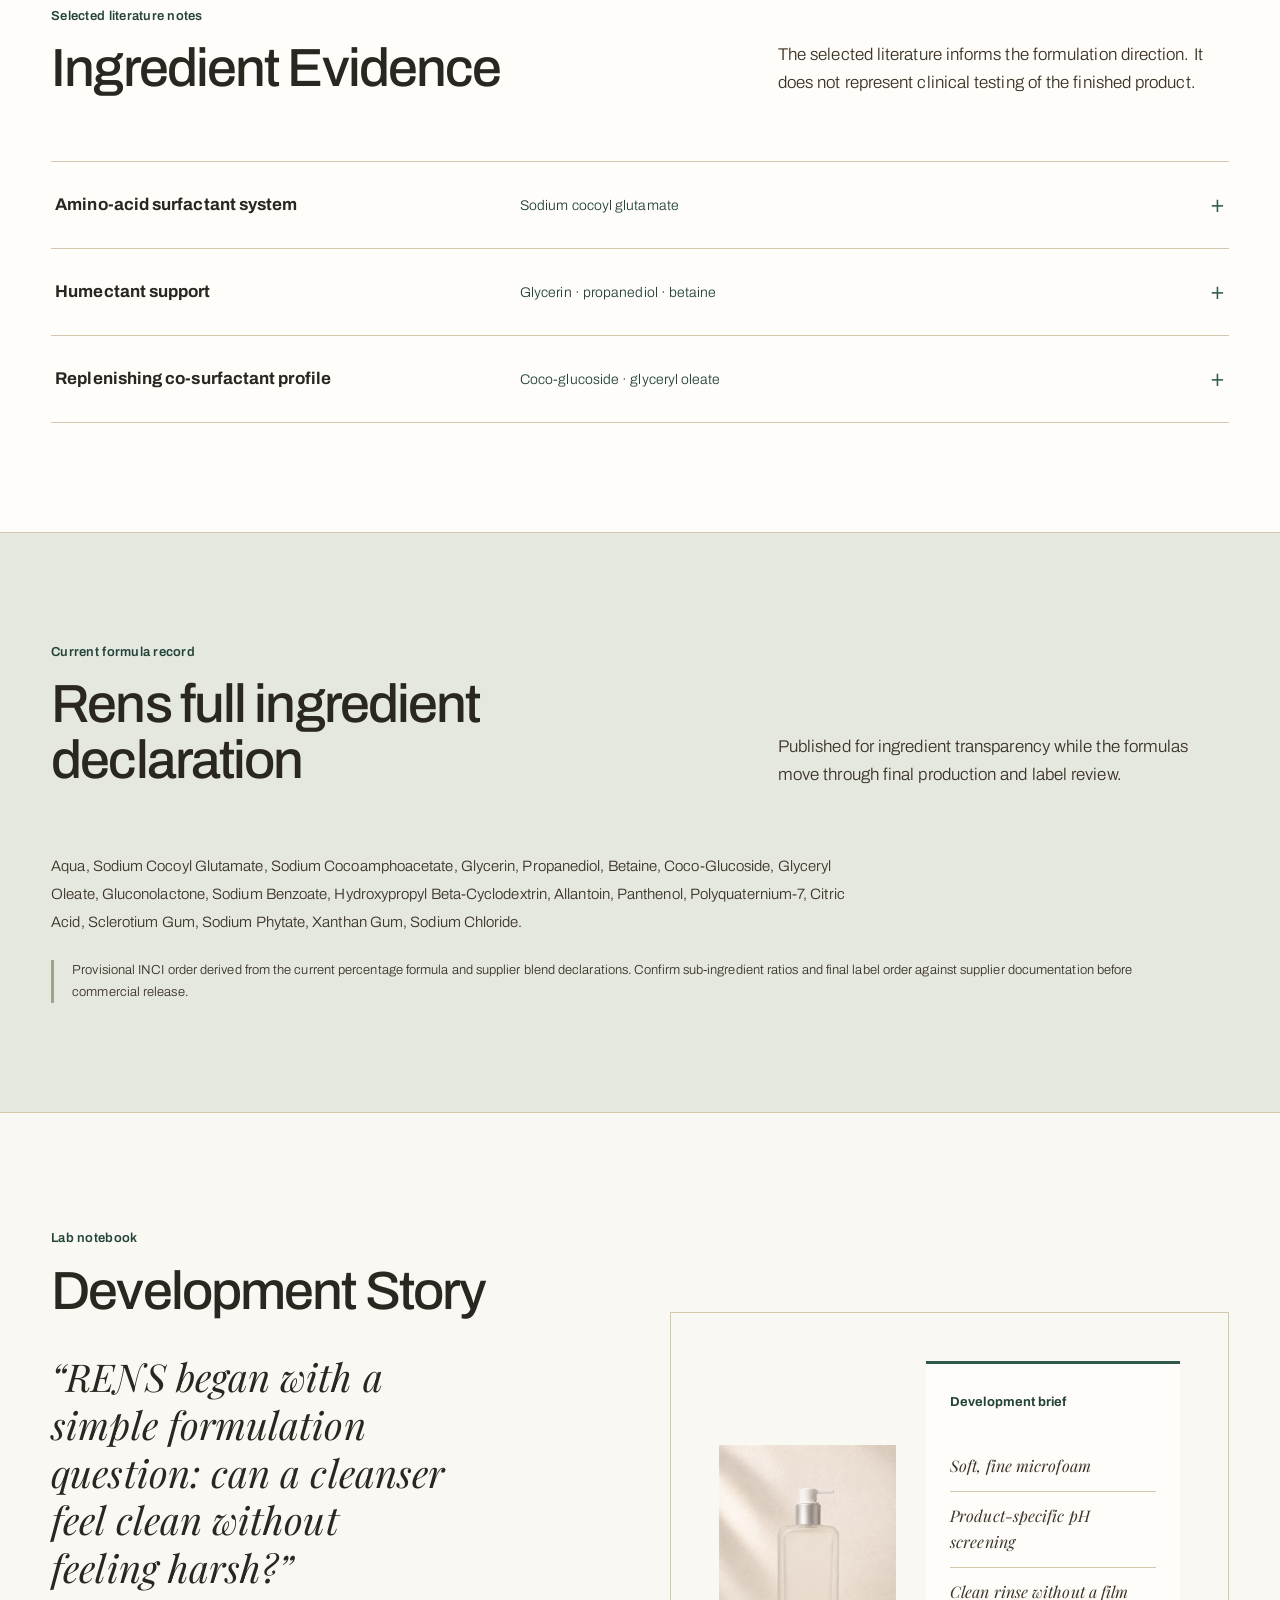
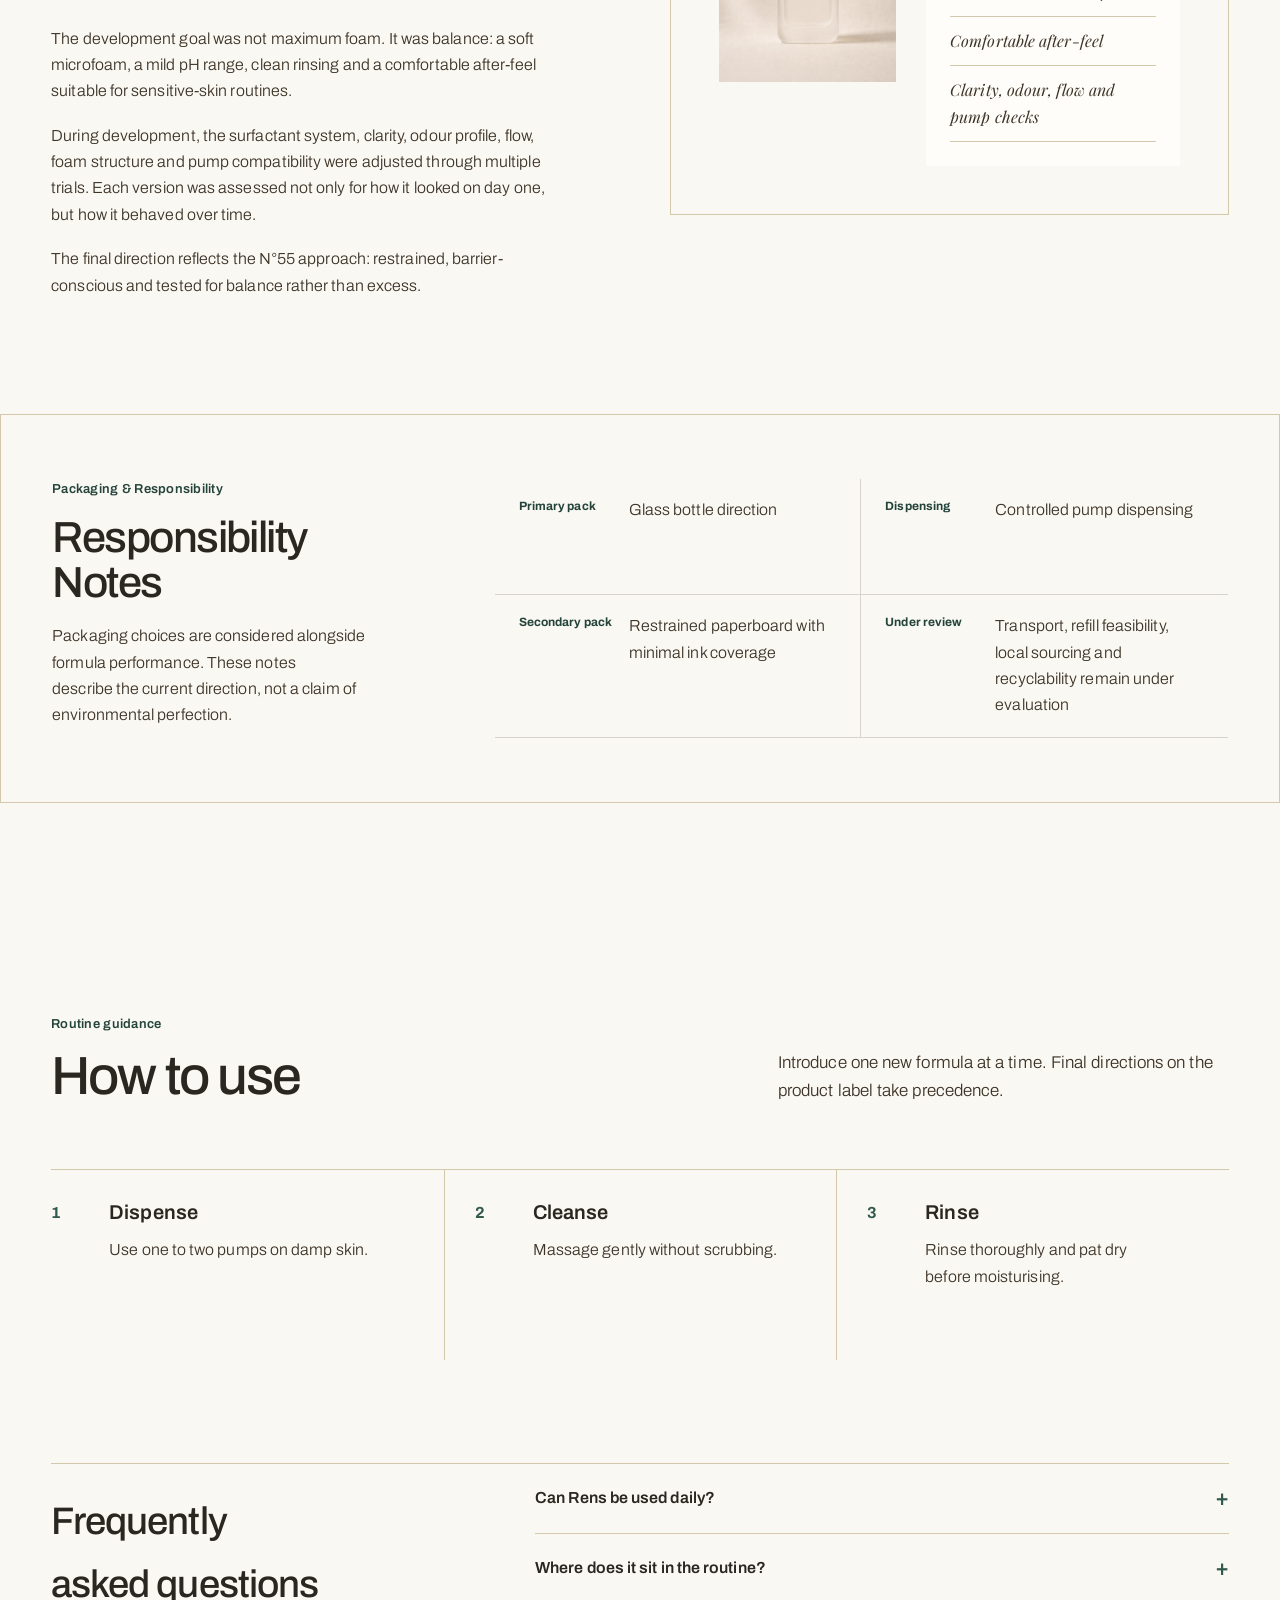
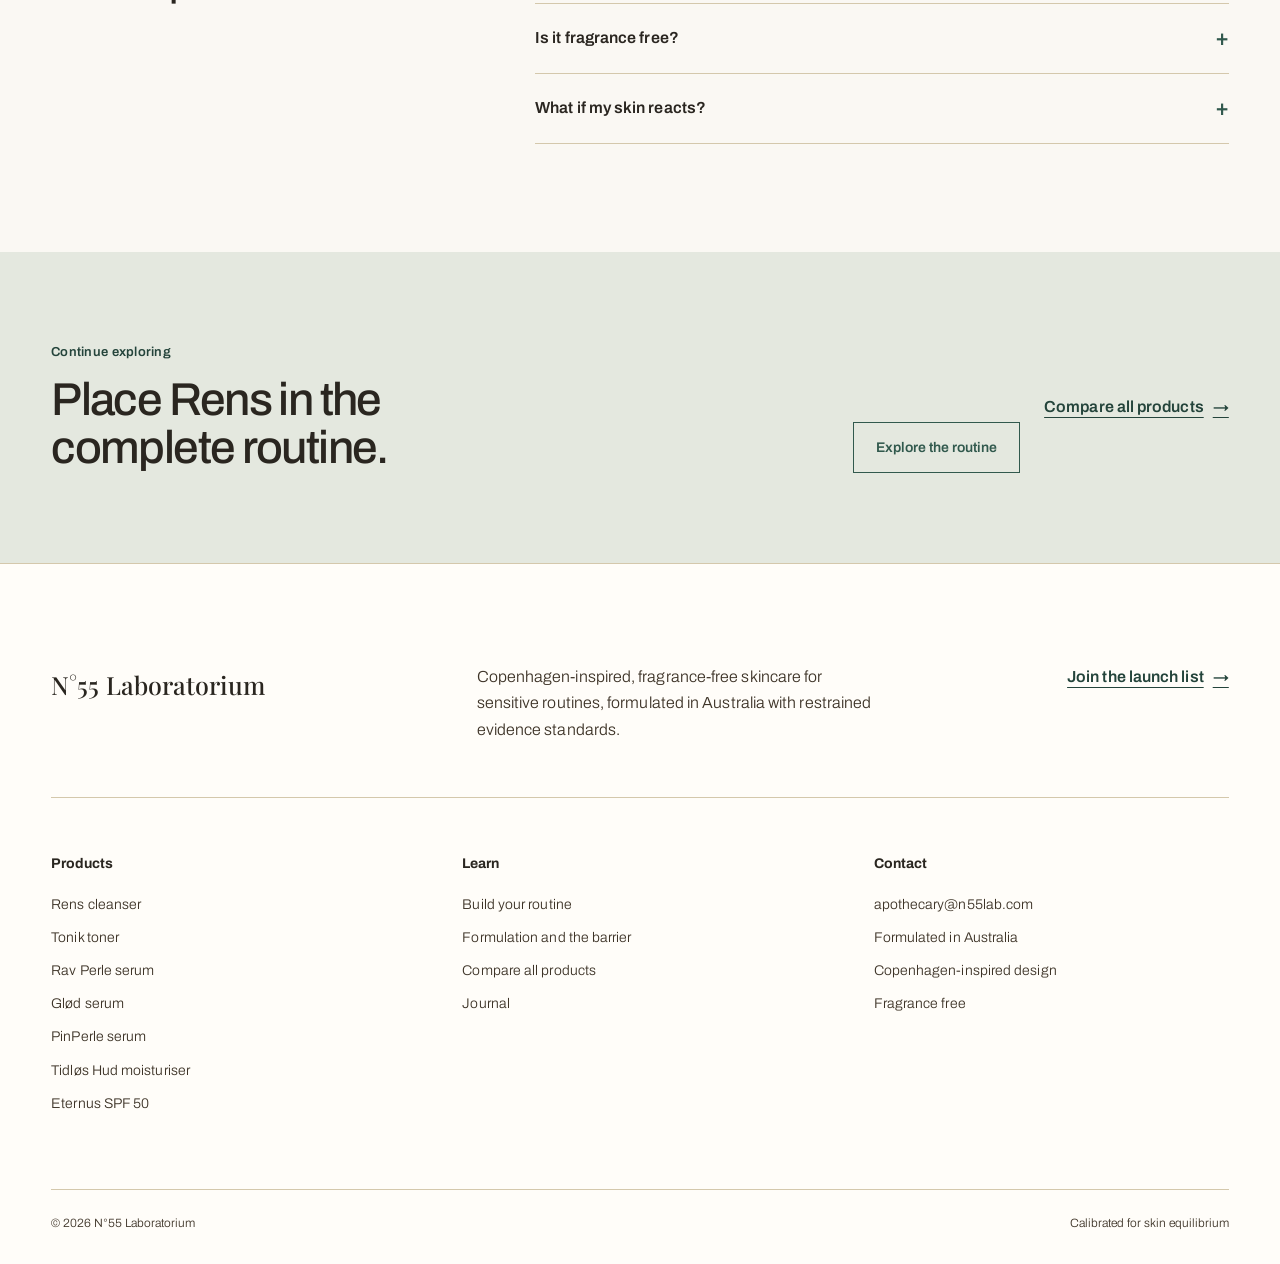
<file: rens.html>
<!DOCTYPE html>
<html lang="en">
<head>
<meta charset="UTF-8" />
<meta name="viewport" content="width=device-width, initial-scale=1.0, viewport-fit=cover" />
<meta name="description" content="Rens is a fragrance-free foaming cleanser developed for sensitive and reactive skin." />
<title>Rens · Foaming Cleanser; N°55 LABORATORIUM</title>
<link rel="icon" href="favicon.svg" type="image/svg+xml" />
<link rel="preconnect" href="https://fonts.googleapis.com" />
<link rel="preconnect" href="https://fonts.gstatic.com" crossorigin />
<link href="https://fonts.googleapis.com/css2?family=Playfair+Display:ital,wght@0,400;0,500;0,700;1,400;1,500&family=Archivo:wght@300;400;500;600&family=JetBrains+Mono:wght@300;400&display=swap" rel="stylesheet" />
<link rel="stylesheet" href="styles.css" />
</head>
<body class="product-page product-rens">
<a class="skip-link" href="#main-content">Skip to main content</a>

<!-- ========== NAV ========== -->
<nav class="nav" aria-label="Primary navigation">
  <a href="index.html" class="brand" aria-label="N°55 Laboratorium home"><img src="logo.svg" alt="" width="46" height="63" /></a>
  <button class="nav-toggle" type="button" aria-expanded="false" aria-controls="site-menu">
    <span class="sr-only">Open navigation</span><span aria-hidden="true"></span><span aria-hidden="true"></span>
  </button>
  <div class="links" id="site-menu">
    <a href="index.html">Home</a>
    <a href="skincare.html" aria-current="page">Products</a>
    <a href="system.html">Routine</a>
    <a href="philosophy.html">Science</a>
    <a href="journal.html">Journal</a>
  </div>
  <a class="nav-cta" href="journal.html#launch-list">Join launch list</a>
</nav>
<main id="main-content">
    <section class="product-hero evidence-product-hero">
      <div class="product-visual"><span class="corner tl"></span><span class="corner tr"></span><span class="corner bl"></span><span class="corner br"></span><img class="product-render" src="assets/rens.jpg" alt="Rens foaming cleanser packaging" width="320" height="880" /></div>
      <div class="product-info"><div class="breadcrumb"><a href="index.html">N°55</a> · <a href="skincare.html">Products</a> · Rens</div><h1>Rens</h1><div class="pet">Foaming Cleanser</div><p class="lede">A fragrance-free foaming cleanser designed to remove daily build-up while maintaining a comfortable after-feel for sensitive and reactive skin.</p><div class="tags"><span>Fragrance free</span><span>pH screened</span><span>Sensitive skin</span><span>Daily cleanser</span></div><div class="price-block"><div class="size">100 mL</div><div class="price">AU$ 48.40</div><div class="product-actions"><a class="cta" href="journal.html#launch-list">Join the launch list <span class="arr" aria-hidden="true">→</span></a><a class="cta cta-secondary" href="journal.html#launch-list">Buy refill <span class="arr" aria-hidden="true">→</span></a></div><p class="refill-note">Refill option opening with launch.</p></div></div>
    </section>
    <nav class="product-subnav" aria-label="On this product page"><a href="#formula">Formula</a><a href="#performance">Testing</a><a href="#ingredient-evidence">Evidence</a><a href="#full-inci">Full INCI</a><a href="#development">Development</a><a href="#responsibility">Responsibility</a><a href="#use">Use &amp; FAQ</a></nav>

    <section class="evidence-section formula-section" id="formula" aria-labelledby="formula-title"><div class="evidence-heading"><div><p class="section-label">Product promise</p><h2 id="formula-title">Can a cleanser feel clean without feeling harsh?</h2></div><p>The formula is organised as a system. Each part has a defined role rather than a decorative ingredient story.</p></div><div class="architecture-list"><article><h3>Amino-acid cleansing base</h3><p>Sodium cocoyl glutamate forms part of a milder surfactant system for daily cleansing.</p></article><article><h3>Humectant support</h3><p>Glycerin, propanediol and betaine support a more comfortable after-feel.</p></article><article><h3>Replenishing co-surfactants</h3><p>Coco-glucoside and glyceryl oleate soften the sensory profile and reduce a stripped finish.</p></article></div></section>

    <section class="evidence-section performance-section" id="performance" aria-labelledby="performance-title">
      <div class="evidence-heading"><div><p class="section-label">Evidence record</p><h2 id="performance-title">Performance Testing</h2></div><p>RENS Foaming Cleanser was screened for pH behaviour under three storage conditions and foam-volume behaviour over a 20-minute bench test.</p></div>
      <div class="proof-layout">
        <div class="proof-grid">
          <article class="proof-card"><span>pH Profile</span><strong>5.38–5.44</strong><p>Recorded from day 0 to day 13 across no-test, 4°C and 40°C samples.</p></article>
          <article class="proof-card"><span>Foam Retention</span><strong>78%</strong><p>Foam volume retained after 20 minutes, from 4.5 mL to 3.5 mL.</p></article>
          <article class="proof-card"><span>Foam Stability Index</span><strong>89</strong><p>Total foam and solution volume retained after 20 minutes in the recorded screen.</p></article>
        </div>
        <figure class="ph-chart"><figcaption><strong>pH range band</strong><span>13-day preliminary screen</span></figcaption><svg viewBox="0 0 520 220" role="img" aria-labelledby="ph-chart-title ph-chart-desc"><title id="ph-chart-title">Observed RENS pH range</title><desc id="ph-chart-desc">The formula remained between pH 5.38 and 5.44 across the 13-day preliminary screen.</desc><line x1="58" y1="30" x2="58" y2="175"/><line x1="58" y1="175" x2="495" y2="175"/><rect x="58" y="92" width="437" height="24" rx="0"/><line class="chart-mid" x1="58" y1="104" x2="495" y2="104"/><text x="10" y="100">5.44</text><text x="10" y="122">5.38</text><text x="58" y="205">Day 0</text><text x="448" y="205">Day 13</text></svg></figure>
      </div>
      <div class="evidence-chart-grid rens-evidence-chart-grid">
        <article class="evidence-chart-card evidence-chart-card--line" aria-labelledby="rens-ph-title" data-evidence-chart>
          <header class="evidence-chart-card__header"><div><p>pH screening</p><h3 id="rens-ph-title">Recorded pH across thirteen days</h3></div><div class="evidence-chart-metric"><strong>5.41</strong><span>Day 13 mean pH</span></div></header>
          <div class="evidence-chart__canvas"></div>
          <script type="application/json">{"id":"rens-ph","type":"line","title":"Recorded pH across thirteen days","description":"Line graph of Rens pH readings at day zero, day five, day eight, day nine, day eleven and day thirteen under no-test, four degrees Celsius and forty degrees Celsius conditions. Recorded values remained between five point three eight and five point four four.","xAxis":{"title":"Time point","values":[{"label":"Day 0"},{"label":"Day 5"},{"label":"Day 8"},{"label":"Day 9"},{"label":"Day 11"},{"label":"Day 13"}]},"yAxis":{"title":"pH","min":5.3,"max":5.5,"ticks":[5.3,5.35,5.4,5.45,5.5],"decimals":2},"series":[{"label":"No test","values":[5.43,5.40,5.40,5.43,5.42,5.41],"color":"sage","marker":"circle","decimals":2},{"label":"4°C","values":[5.43,5.44,5.43,5.42,5.42,5.42],"color":"blueGrey","marker":"square","decimals":2},{"label":"40°C","values":[5.42,5.39,5.38,5.38,5.39,5.40],"color":"rose","marker":"diamond","decimals":2}]}</script>
          <div class="evidence-chart-reading"><strong>How to read</strong><p>The line graph compares recorded pH under three storage conditions. The narrow range supports formula screening context, not a finished-product stability claim.</p></div>
          <details class="chart-data-details"><summary>View recorded data</summary><table><thead><tr><th>Time</th><th>No test</th><th>4°C</th><th>40°C</th></tr></thead><tbody><tr><td>Day 0</td><td>5.43</td><td>5.43</td><td>5.42</td></tr><tr><td>Day 5</td><td>5.40</td><td>5.44</td><td>5.39</td></tr><tr><td>Day 8</td><td>5.40</td><td>5.43</td><td>5.38</td></tr><tr><td>Day 9</td><td>5.43</td><td>5.42</td><td>5.38</td></tr><tr><td>Day 11</td><td>5.42</td><td>5.42</td><td>5.39</td></tr><tr><td>Day 13</td><td>5.41</td><td>5.42</td><td>5.40</td></tr></tbody></table></details>
          <p class="evidence-chart-caption">Preliminary in-house screening. Long-term stability, preservative efficacy and dermatological testing would be required before final commercial claims.</p>
        </article>

        <article class="evidence-chart-card evidence-chart-card--radar" aria-labelledby="rens-foam-title" data-evidence-chart>
          <header class="evidence-chart-card__header"><div><p>Foam screening</p><h3 id="rens-foam-title">Foam volume over twenty minutes</h3></div><div class="evidence-chart-metric"><strong>3.5 mL</strong><span>20 min foam volume</span></div></header>
          <div class="evidence-chart__canvas"></div>
          <script type="application/json">{"id":"rens-foam","type":"line","title":"Foam volume over twenty minutes","description":"Line graph of foam volume and total foam plus solution volume at zero, one, five, ten, fifteen and twenty minutes. Foam volume moved from four point five millilitres to three point five millilitres over twenty minutes.","xAxis":{"title":"Time (min)","values":[{"label":"0"},{"label":"1"},{"label":"5"},{"label":"10"},{"label":"15"},{"label":"20"}]},"yAxis":{"title":"Volume (mL)","min":0,"max":10,"ticks":[0,2,4,6,8,10],"decimals":1},"series":[{"label":"Foam + solution","values":[9.5,9.5,9,8.75,8.5,8.5],"color":"sage","marker":"circle","decimals":2},{"label":"Foam volume","values":[4.5,4.5,4,3.75,3.5,3.5],"color":"oat","marker":"square","decimals":2}]}</script>
          <div class="evidence-chart-reading"><strong>Screening note</strong><p>Foam retention was calculated from the recorded foam volume at 20 minutes. FSI was recorded as 89, with foam drainage recorded as 0.5.</p></div>
          <details class="chart-data-details"><summary>View recorded data</summary><table><thead><tr><th>Time</th><th>Foam + solution</th><th>Foam volume</th></tr></thead><tbody><tr><td>0 min</td><td>9.50</td><td>4.50</td></tr><tr><td>1 min</td><td>9.50</td><td>4.50</td></tr><tr><td>5 min</td><td>9.00</td><td>4.00</td></tr><tr><td>10 min</td><td>8.75</td><td>3.75</td></tr><tr><td>15 min</td><td>8.50</td><td>3.50</td></tr><tr><td>20 min</td><td>8.50</td><td>3.50</td></tr></tbody></table></details>
          <p class="evidence-chart-caption">Preliminary in-house screening. Long-term stability, preservative efficacy and dermatological testing would be required before final commercial claims.</p>
        </article>
      </div>
    </section>

    <section class="evidence-section ingredient-section" id="ingredient-evidence" aria-labelledby="ingredient-title"><div class="evidence-heading"><div><p class="section-label">Selected literature notes</p><h2 id="ingredient-title">Ingredient Evidence</h2></div><p>The selected literature informs the formulation direction. It does not represent clinical testing of the finished product.</p></div><div class="evidence-disclosures"><details class="evidence-detail"><summary><span><strong>Amino-acid surfactant system</strong><small>Sodium cocoyl glutamate</small></span><span aria-hidden="true">+</span></summary><div><p>Selected as part of a milder cleansing base designed for daily use.</p></div></details><details class="evidence-detail"><summary><span><strong>Humectant support</strong><small>Glycerin · propanediol · betaine</small></span><span aria-hidden="true">+</span></summary><div><p>Supports water binding and a more comfortable after-feel during cleansing.</p></div></details><details class="evidence-detail"><summary><span><strong>Replenishing co-surfactant profile</strong><small>Coco-glucoside · glyceryl oleate</small></span><span aria-hidden="true">+</span></summary><div><p>Helps soften the sensory profile and reduce the stripped feeling associated with stronger cleansers.</p></div></details></div></section>

    <section class="evidence-section inci-section" id="full-inci" aria-labelledby="inci-title"><div class="evidence-heading"><div><p class="section-label">Current formula record</p><h2 id="inci-title">Rens full ingredient declaration</h2></div><p>Published for ingredient transparency while the formulas move through final production and label review.</p></div><p class="inci-declaration">Aqua, Sodium Cocoyl Glutamate, Sodium Cocoamphoacetate, Glycerin, Propanediol, Betaine, Coco-Glucoside, Glyceryl Oleate, Gluconolactone, Sodium Benzoate, Hydroxypropyl Beta-Cyclodextrin, Allantoin, Panthenol, Polyquaternium-7, Citric Acid, Sclerotium Gum, Sodium Phytate, Xanthan Gum, Sodium Chloride.</p><p class="inci-status">Provisional INCI order derived from the current percentage formula and supplier blend declarations. Confirm sub-ingredient ratios and final label order against supplier documentation before commercial release.</p></section>

    <section class="development-section" id="development" aria-labelledby="development-title"><div class="development-copy"><p class="section-label">Lab notebook</p><h2 id="development-title">Development Story</h2><blockquote>“RENS began with a simple formulation question: can a cleanser feel clean without feeling harsh?”</blockquote><p>The development goal was not maximum foam. It was balance: a soft microfoam, a mild pH range, clean rinsing and a comfortable after-feel suitable for sensitive-skin routines.</p><p>During development, the surfactant system, clarity, odour profile, flow, foam structure and pump compatibility were adjusted through multiple trials. Each version was assessed not only for how it looked on day one, but how it behaved over time.</p><p>The final direction reflects the N°55 approach: restrained, barrier-conscious and tested for balance rather than excess.</p></div><figure class="development-visual"><img src="assets/rens.jpg" alt="Rens packaging concept" width="180" height="495" loading="lazy"/><figcaption><span>Development brief</span><ul><li>Soft, fine microfoam</li><li>Product-specific pH screening</li><li>Clean rinse without a film</li><li>Comfortable after-feel</li><li>Clarity, odour, flow and pump checks</li></ul></figcaption></figure></section>

    <section class="responsibility-section" id="responsibility" aria-labelledby="responsibility-title"><div><p class="section-label">Packaging &amp; Responsibility</p><h2 id="responsibility-title">Responsibility Notes</h2><p>Packaging choices are considered alongside formula performance. These notes describe the current direction, not a claim of environmental perfection.</p></div><dl><div><dt>Primary pack</dt><dd>Glass bottle direction</dd></div><div><dt>Dispensing</dt><dd>Controlled pump dispensing</dd></div><div><dt>Secondary pack</dt><dd>Restrained paperboard with minimal ink coverage</dd></div><div><dt>Under review</dt><dd>Transport, refill feasibility, local sourcing and recyclability remain under evaluation</dd></div></dl></section>

    <section class="evidence-section use-section" id="use" aria-labelledby="use-title"><div class="evidence-heading"><div><p class="section-label">Routine guidance</p><h2 id="use-title">How to use</h2></div><p>Introduce one new formula at a time. Final directions on the product label take precedence.</p></div><ol class="use-steps"><li><span>1</span><div><h3>Dispense</h3><p>Use one to two pumps on damp skin.</p></div></li><li><span>2</span><div><h3>Cleanse</h3><p>Massage gently without scrubbing.</p></div></li><li><span>3</span><div><h3>Rinse</h3><p>Rinse thoroughly and pat dry before moisturising.</p></div></li></ol><div class="faq-block"><h2>Frequently asked questions</h2><details><summary>Can Rens be used daily?<span aria-hidden="true">+</span></summary><p>It is designed as the daily cleanser in the N°55 routine. Adjust frequency if your skin feels uncomfortable.</p></details><details><summary>Where does it sit in the routine?<span aria-hidden="true">+</span></summary><p>Rens is the first step, before toner, serum and moisturiser.</p></details><details><summary>Is it fragrance free?<span aria-hidden="true">+</span></summary><p>Yes. The current Rens formula record contains no added fragrance.</p></details><details><summary>What if my skin reacts?<span aria-hidden="true">+</span></summary><p>Stop use if irritation occurs and seek professional advice for persistent symptoms.</p></details></div></section>

    <section class="product-next"><div><p class="section-label">Continue exploring</p><h2>Place Rens in the complete routine.</h2></div><a class="button button-secondary" href="system.html">Explore the routine</a><a class="text-link" href="skincare.html">Compare all products <span aria-hidden="true">→</span></a></section>
  </main>
<footer>
  <div class="footer-lead">
    <a href="index.html" class="footer-brand">N°55 Laboratorium</a>
    <p>Copenhagen-inspired, fragrance-free skincare for sensitive routines, formulated in Australia with restrained evidence standards.</p>
    <a class="text-link" href="journal.html#launch-list">Join the launch list <span aria-hidden="true">→</span></a>
  </div>
  <div class="foot-grid">
    <div class="foot-col"><h2>Products</h2><ul>
      <li><a href="rens.html">Rens cleanser</a></li><li><a href="tonik.html">Tonik toner</a></li>
      <li><a href="rav-perle.html">Rav Perle serum</a></li><li><a href="glod.html">Glød serum</a></li><li><a href="serum-3.html">PinPerle serum</a></li>
      <li><a href="tidlos-hud.html">Tidløs Hud moisturiser</a></li><li><a href="eternus.html">Eternus SPF 50</a></li>
    </ul></div>
    <div class="foot-col"><h2>Learn</h2><ul>
      <li><a href="system.html">Build your routine</a></li><li><a href="philosophy.html">Formulation and the barrier</a></li>
      <li><a href="skincare.html">Compare all products</a></li><li><a href="journal.html">Journal</a></li>
    </ul></div>
    <div class="foot-col"><h2>Contact</h2><ul>
      <li><a href="mailto:apothecary@n55lab.com">apothecary@n55lab.com</a></li>
      <li>Formulated in Australia</li><li>Copenhagen-inspired design</li><li>Fragrance free</li>
    </ul></div>
  </div>
  <div class="foot-bottom"><span>© 2026 N°55 Laboratorium</span><span>Calibrated for skin equilibrium</span></div>
</footer>

<script src="evidence-charts.js"></script>
<script src="site.js"></script>
</body>
</html>
</file>
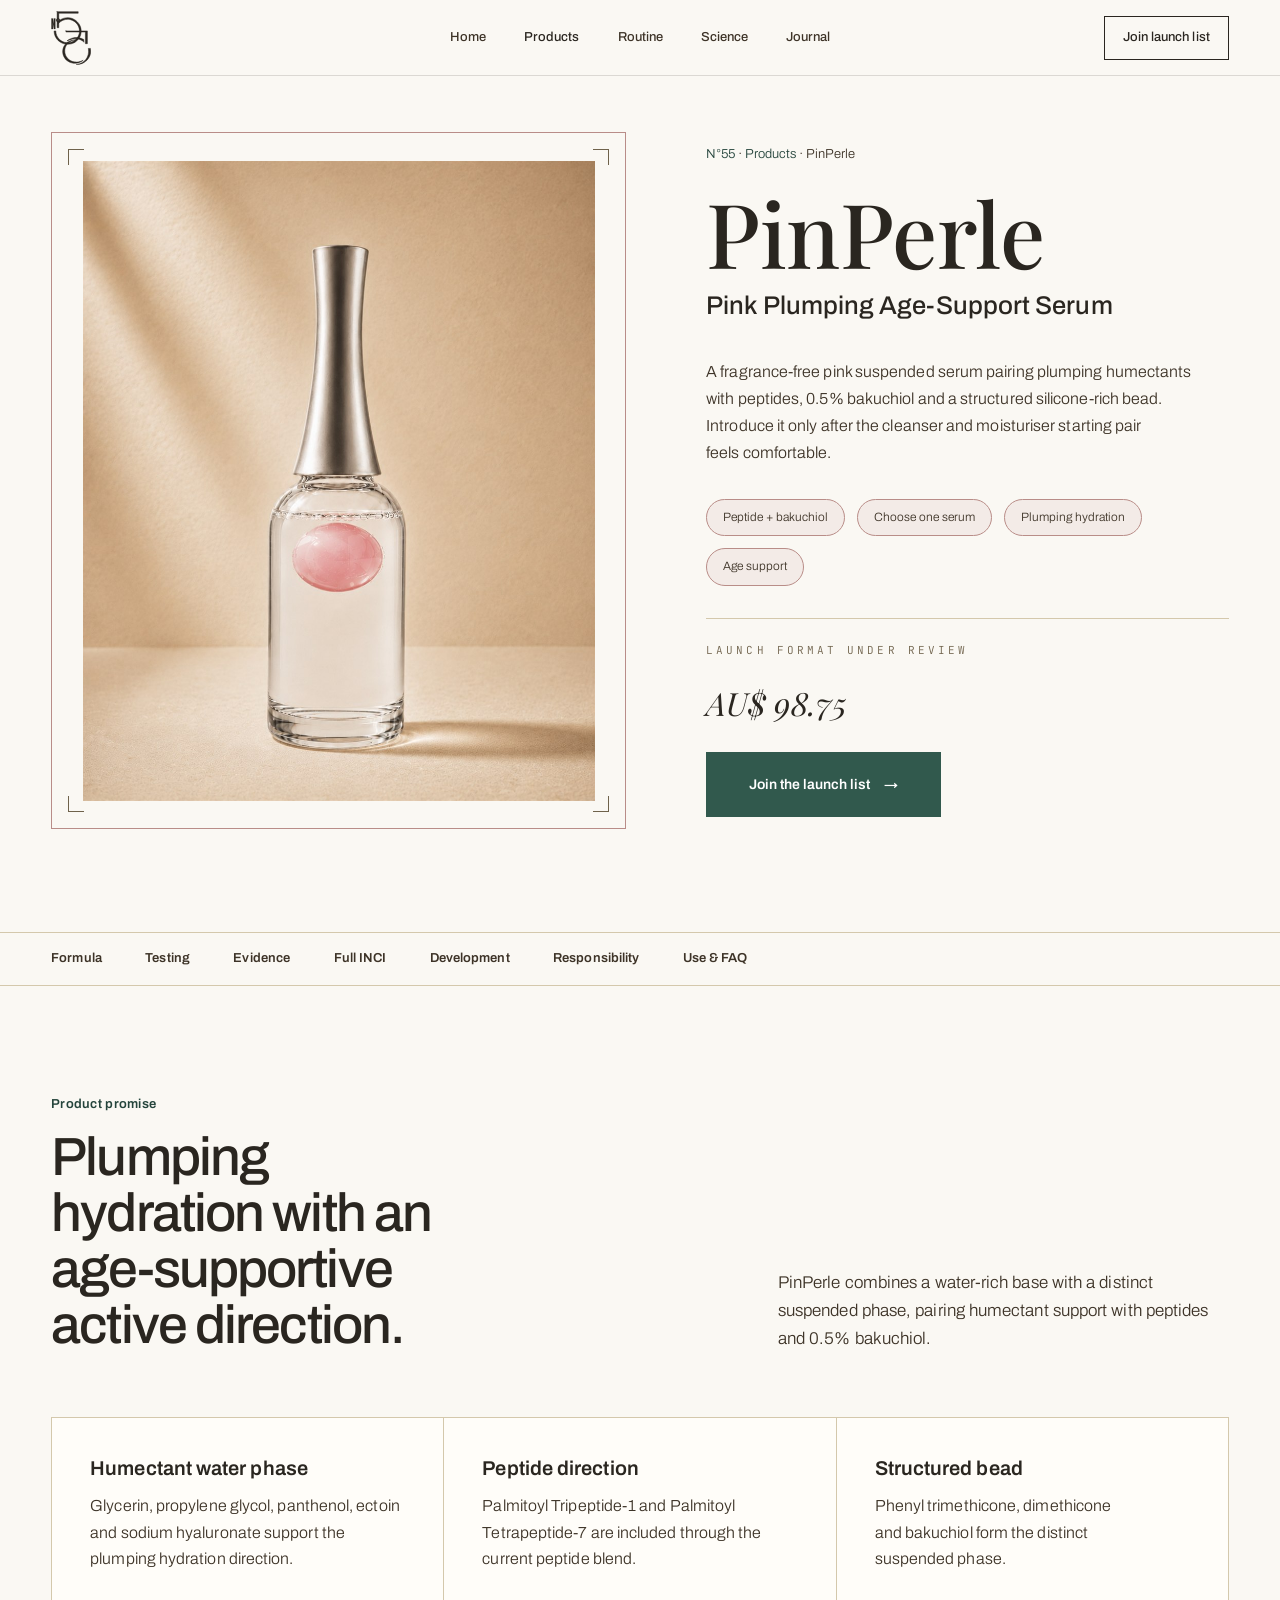
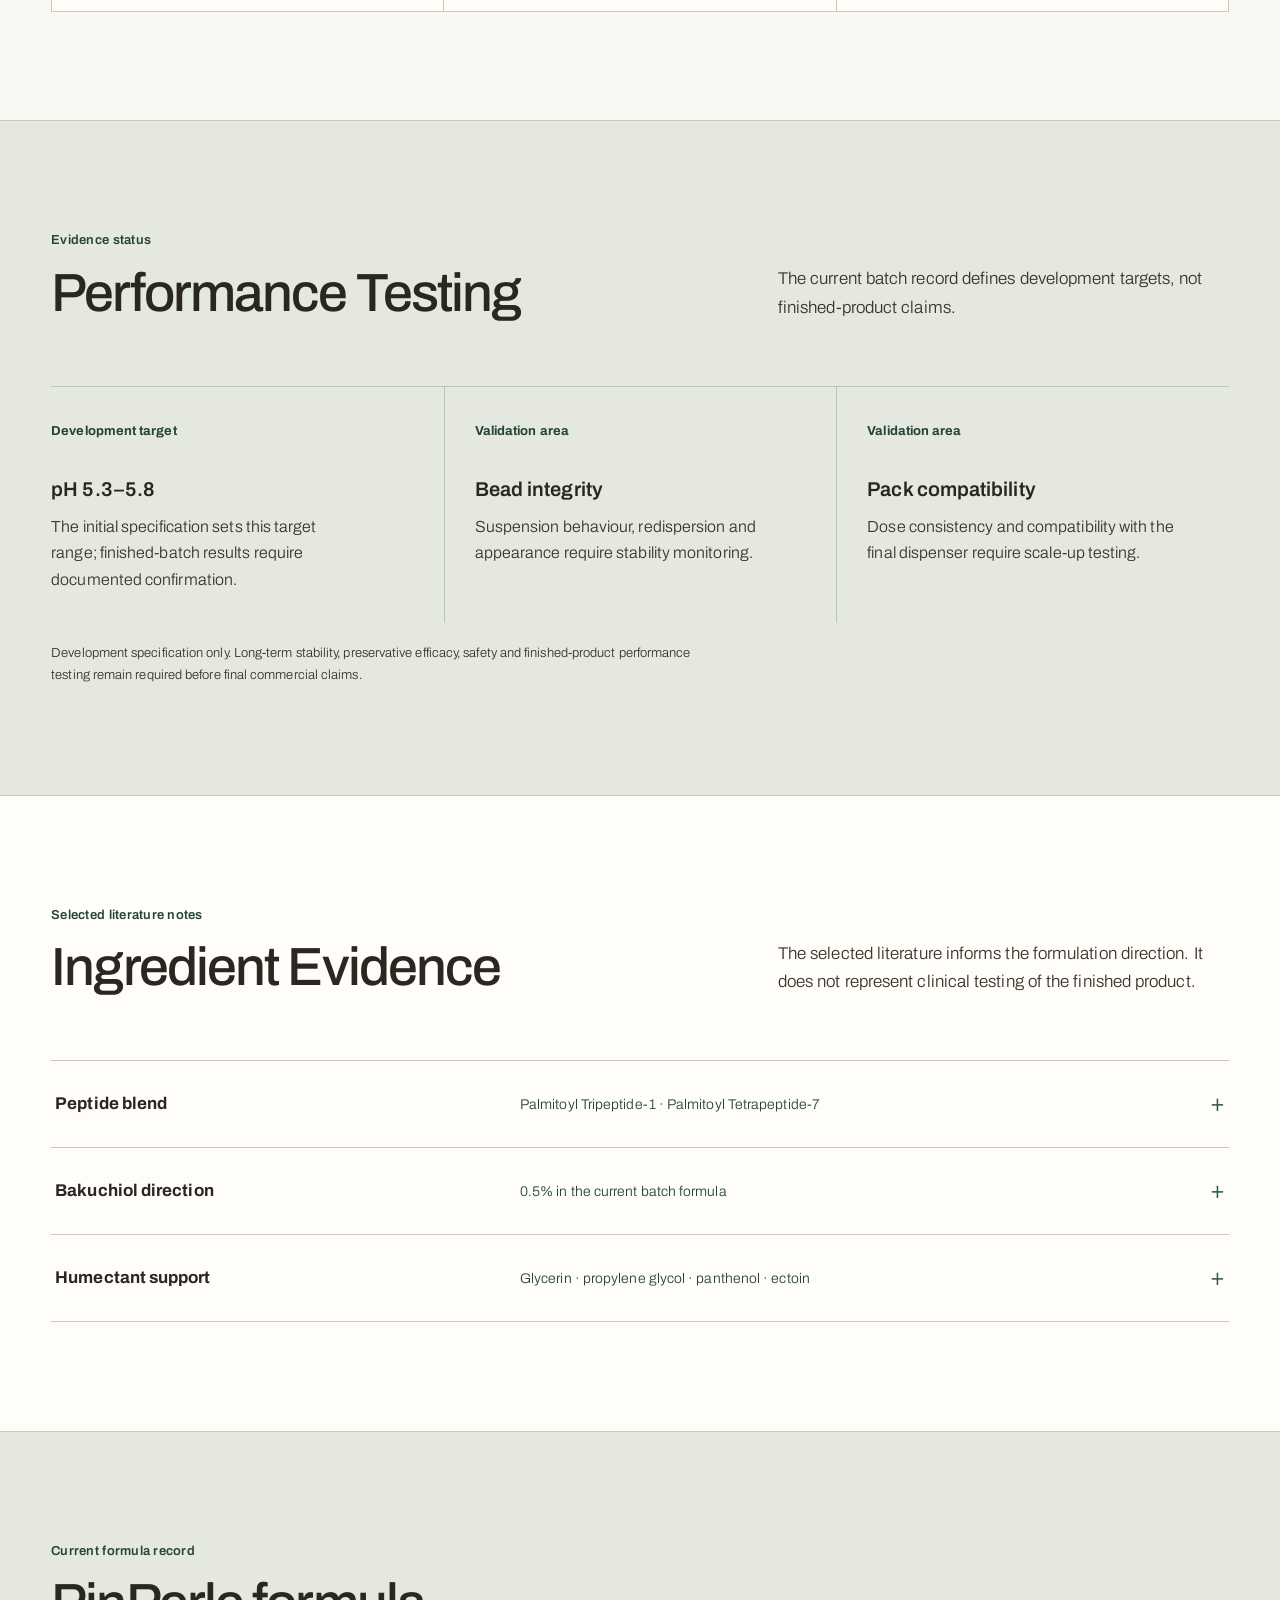
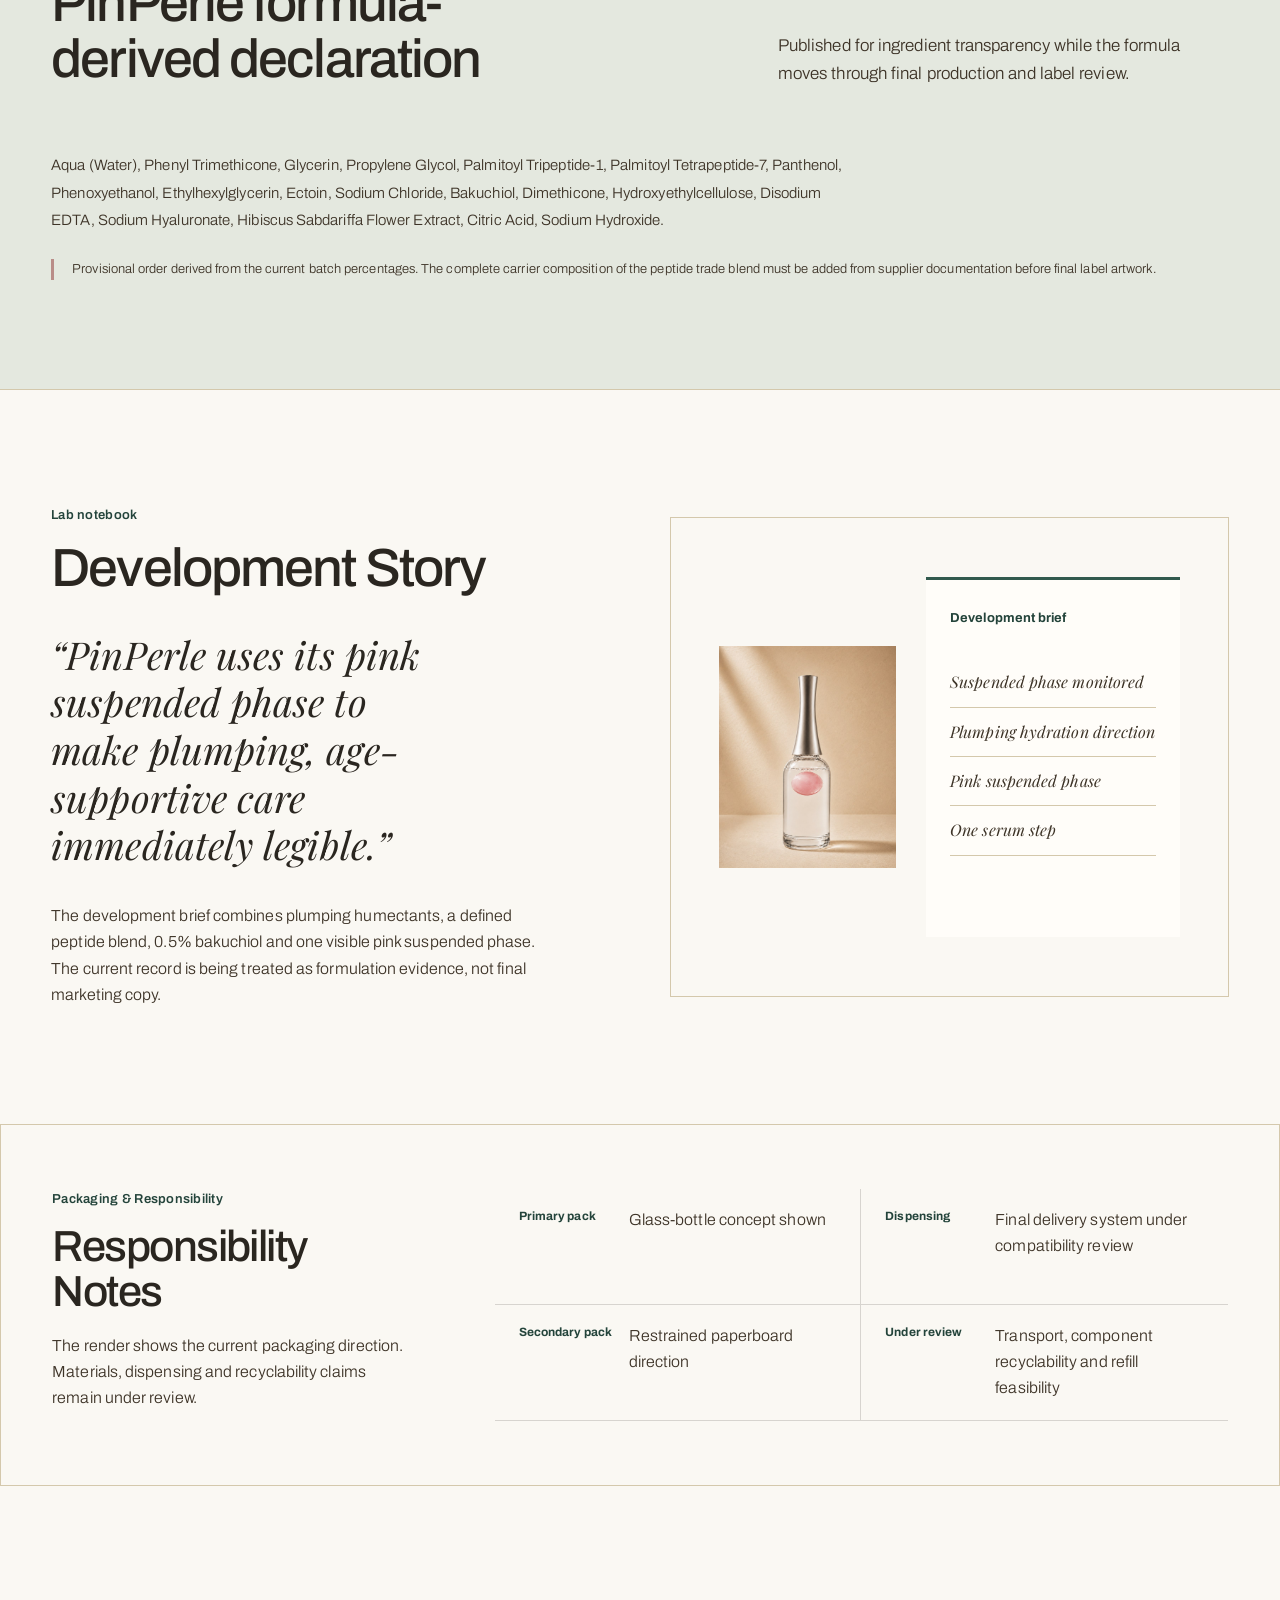
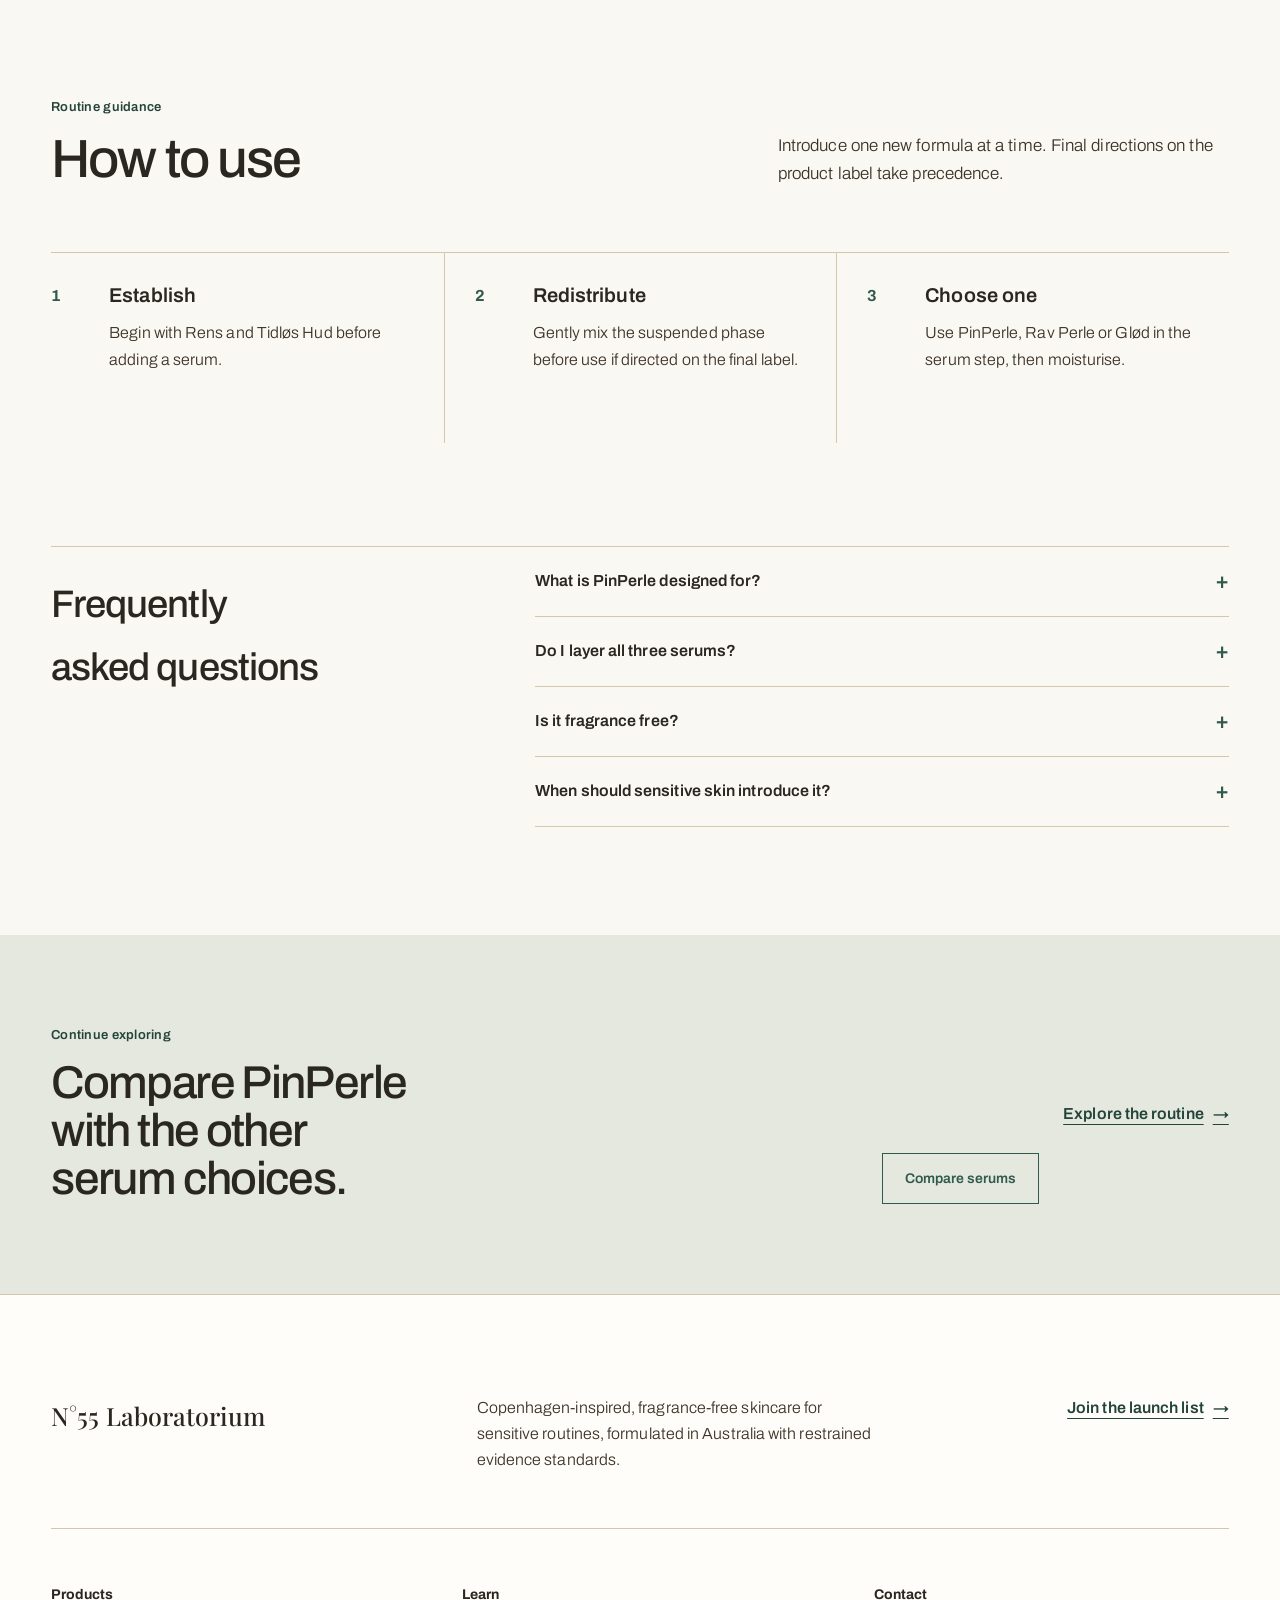
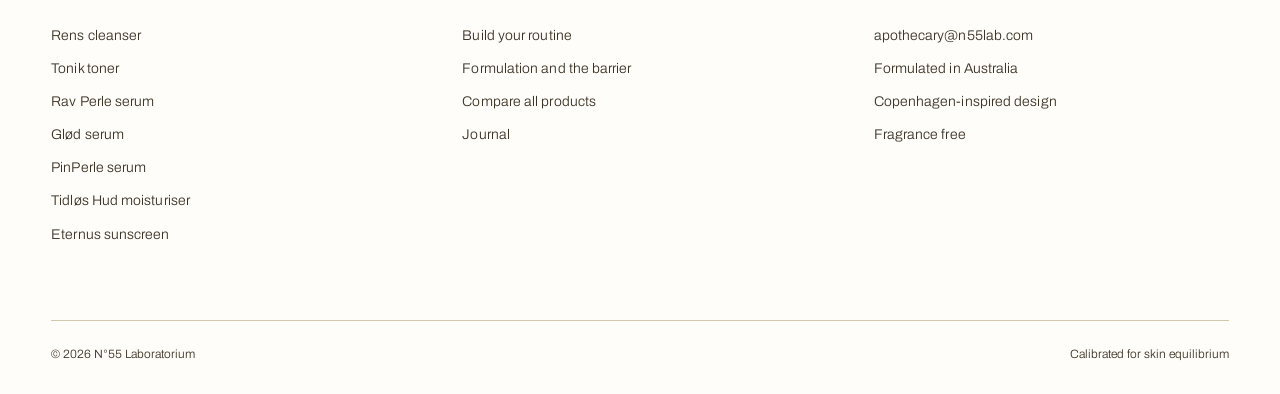
<file: serum-3.html>
<!DOCTYPE html>
<html lang="en">
<head>
<meta charset="UTF-8" />
<meta name="viewport" content="width=device-width, initial-scale=1.0, viewport-fit=cover" />
<meta name="description" content="PinPerle is a fragrance-free pink plumping and age-support serum with peptides and bakuchiol." />
<title>PinPerle · Pink Plumping Age-Support Serum | N°55 Laboratorium</title>
<link rel="icon" href="favicon.svg" type="image/svg+xml" />
<link rel="preconnect" href="https://fonts.googleapis.com" />
<link rel="preconnect" href="https://fonts.gstatic.com" crossorigin />
<link href="https://fonts.googleapis.com/css2?family=Playfair+Display:ital,wght@0,400;0,500;0,700;1,400;1,500&family=Archivo:wght@300;400;500;600&family=JetBrains+Mono:wght@300;400&display=swap" rel="stylesheet" />
<link rel="stylesheet" href="styles.css" />
</head>
<body class="product-page product-serum-3">
<a class="skip-link" href="#main-content">Skip to main content</a>
<nav class="nav" aria-label="Primary navigation">
  <a href="index.html" class="brand" aria-label="N°55 Laboratorium home"><img src="logo.svg" alt="" width="46" height="63" /></a>
  <button class="nav-toggle" type="button" aria-expanded="false" aria-controls="site-menu"><span class="sr-only">Open navigation</span><span aria-hidden="true"></span><span aria-hidden="true"></span></button>
  <div class="links" id="site-menu"><a href="index.html">Home</a>
    <a href="skincare.html" aria-current="page">Products</a><a href="system.html">Routine</a><a href="philosophy.html">Science</a><a href="journal.html">Journal</a></div>
  <a class="nav-cta" href="journal.html#launch-list">Join launch list</a>
</nav>
<main id="main-content">
  <section class="product-hero evidence-product-hero">
    <div class="product-visual"><span class="corner tl"></span><span class="corner tr"></span><span class="corner bl"></span><span class="corner br"></span><img class="product-render" src="assets/serum-3.jpg" alt="PinPerle pink plumping age-support serum packaging render" width="1122" height="1402" /></div>
    <div class="product-info"><div class="breadcrumb"><a href="index.html">N°55</a> · <a href="skincare.html">Products</a> · PinPerle</div><h1>PinPerle</h1><div class="pet">Pink Plumping Age-Support Serum</div><p class="lede">A fragrance-free pink suspended serum pairing plumping humectants with peptides, 0.5% bakuchiol and a structured silicone-rich bead. Introduce it only after the cleanser and moisturiser starting pair feels comfortable.</p><div class="tags"><span>Peptide + bakuchiol</span><span>Choose one serum</span><span>Plumping hydration</span><span>Age support</span></div><div class="price-block"><div class="size">Launch format under review</div><div class="price">AU$ 98.75</div><a class="cta" href="journal.html#launch-list">Join the launch list <span class="arr" aria-hidden="true">→</span></a></div></div>
  </section>
  <nav class="product-subnav" aria-label="On this product page"><a href="#formula">Formula</a><a href="#performance">Testing</a><a href="#ingredient-evidence">Evidence</a><a href="#full-inci">Full INCI</a><a href="#development">Development</a><a href="#responsibility">Responsibility</a><a href="#use">Use &amp; FAQ</a></nav>

  <section class="evidence-section formula-section" id="formula" aria-labelledby="formula-title"><div class="evidence-heading"><div><p class="section-label">Product promise</p><h2 id="formula-title">Plumping hydration with an age-supportive active direction.</h2></div><p>PinPerle combines a water-rich base with a distinct suspended phase, pairing humectant support with peptides and 0.5% bakuchiol.</p></div><div class="architecture-list"><article><h3>Humectant water phase</h3><p>Glycerin, propylene glycol, panthenol, ectoin and sodium hyaluronate support the plumping hydration direction.</p></article><article><h3>Peptide direction</h3><p>Palmitoyl Tripeptide-1 and Palmitoyl Tetrapeptide-7 are included through the current peptide blend.</p></article><article><h3>Structured bead</h3><p>Phenyl trimethicone, dimethicone and bakuchiol form the distinct suspended phase.</p></article></div></section>

  <section class="evidence-section performance-section" id="performance" aria-labelledby="performance-title"><div class="evidence-heading"><div><p class="section-label">Evidence status</p><h2 id="performance-title">Performance Testing</h2></div><p>The current batch record defines development targets, not finished-product claims.</p></div><div class="validation-grid"><article><span>Development target</span><h3>pH 5.3–5.8</h3><p>The initial specification sets this target range; finished-batch results require documented confirmation.</p></article><article><span>Validation area</span><h3>Bead integrity</h3><p>Suspension behaviour, redispersion and appearance require stability monitoring.</p></article><article><span>Validation area</span><h3>Pack compatibility</h3><p>Dose consistency and compatibility with the final dispenser require scale-up testing.</p></article></div><p class="evidence-disclaimer">Development specification only. Long-term stability, preservative efficacy, safety and finished-product performance testing remain required before final commercial claims.</p></section>

  <section class="evidence-section ingredient-section" id="ingredient-evidence" aria-labelledby="ingredient-title"><div class="evidence-heading"><div><p class="section-label">Selected literature notes</p><h2 id="ingredient-title">Ingredient Evidence</h2></div><p>The selected literature informs the formulation direction. It does not represent clinical testing of the finished product.</p></div><div class="evidence-disclosures"><details class="evidence-detail"><summary><span><strong>Peptide blend</strong><small>Palmitoyl Tripeptide-1 · Palmitoyl Tetrapeptide-7</small></span><span aria-hidden="true">+</span></summary><div><p>Informs the age-supportive direction without proving a finished-product outcome.</p></div></details><details class="evidence-detail"><summary><span><strong>Bakuchiol direction</strong><small>0.5% in the current batch formula</small></span><span aria-hidden="true">+</span></summary><div><p>Explains the measured active direction. Sensitive routines should introduce the product gradually.</p></div></details><details class="evidence-detail"><summary><span><strong>Humectant support</strong><small>Glycerin · propylene glycol · panthenol · ectoin</small></span><span aria-hidden="true">+</span></summary><div><p>Supports the plumping hydration direction around the suspended format.</p></div></details></div></section>

  <section class="evidence-section inci-section" id="full-inci" aria-labelledby="inci-title"><div class="evidence-heading"><div><p class="section-label">Current formula record</p><h2 id="inci-title">PinPerle formula-derived declaration</h2></div><p>Published for ingredient transparency while the formula moves through final production and label review.</p></div><p class="inci-declaration">Aqua (Water), Phenyl Trimethicone, Glycerin, Propylene Glycol, Palmitoyl Tripeptide-1, Palmitoyl Tetrapeptide-7, Panthenol, Phenoxyethanol, Ethylhexylglycerin, Ectoin, Sodium Chloride, Bakuchiol, Dimethicone, Hydroxyethylcellulose, Disodium EDTA, Sodium Hyaluronate, Hibiscus Sabdariffa Flower Extract, Citric Acid, Sodium Hydroxide.</p><p class="inci-status">Provisional order derived from the current batch percentages. The complete carrier composition of the peptide trade blend must be added from supplier documentation before final label artwork.</p></section>

  <section class="development-section" id="development" aria-labelledby="development-title"><div class="development-copy"><p class="section-label">Lab notebook</p><h2 id="development-title">Development Story</h2><blockquote>“PinPerle uses its pink suspended phase to make plumping, age-supportive care immediately legible.”</blockquote><p>The development brief combines plumping humectants, a defined peptide blend, 0.5% bakuchiol and one visible pink suspended phase. The current record is being treated as formulation evidence, not final marketing copy.</p></div><figure class="development-visual"><img src="assets/serum-3.jpg" alt="PinPerle packaging concept with suspended pink bead" width="1122" height="1402" loading="lazy"/><figcaption><span>Development brief</span><ul><li>Suspended phase monitored</li><li>Plumping hydration direction</li><li>Pink suspended phase</li><li>One serum step</li></ul></figcaption></figure></section>

  <section class="responsibility-section" id="responsibility" aria-labelledby="responsibility-title"><div><p class="section-label">Packaging &amp; Responsibility</p><h2 id="responsibility-title">Responsibility Notes</h2><p>The render shows the current packaging direction. Materials, dispensing and recyclability claims remain under review.</p></div><dl><div><dt>Primary pack</dt><dd>Glass-bottle concept shown</dd></div><div><dt>Dispensing</dt><dd>Final delivery system under compatibility review</dd></div><div><dt>Secondary pack</dt><dd>Restrained paperboard direction</dd></div><div><dt>Under review</dt><dd>Transport, component recyclability and refill feasibility</dd></div></dl></section>

  <section class="evidence-section use-section" id="use" aria-labelledby="use-title"><div class="evidence-heading"><div><p class="section-label">Routine guidance</p><h2 id="use-title">How to use</h2></div><p>Introduce one new formula at a time. Final directions on the product label take precedence.</p></div><ol class="use-steps"><li><span>1</span><div><h3>Establish</h3><p>Begin with Rens and Tidløs Hud before adding a serum.</p></div></li><li><span>2</span><div><h3>Redistribute</h3><p>Gently mix the suspended phase before use if directed on the final label.</p></div></li><li><span>3</span><div><h3>Choose one</h3><p>Use PinPerle, Rav Perle or Glød in the serum step, then moisturise.</p></div></li></ol><div class="faq-block"><h2>Frequently asked questions</h2><details><summary>What is PinPerle designed for?<span aria-hidden="true">+</span></summary><p>PinPerle is the plumping and age-supportive choice within the serum step.</p></details><details><summary>Do I layer all three serums?<span aria-hidden="true">+</span></summary><p>No. They are alternatives within the same routine step.</p></details><details><summary>Is it fragrance free?<span aria-hidden="true">+</span></summary><p>The current batch formula contains no added fragrance. Final commercial INCI will be confirmed before launch.</p></details><details><summary>When should sensitive skin introduce it?<span aria-hidden="true">+</span></summary><p>Only after the cleanser and moisturiser starting pair feels comfortable, and then gradually.</p></details></div></section>

  <section class="product-next"><div><p class="section-label">Continue exploring</p><h2>Compare PinPerle with the other serum choices.</h2></div><a class="button button-secondary" href="skincare.html#serum-guide">Compare serums</a><a class="text-link" href="system.html">Explore the routine <span aria-hidden="true">→</span></a></section>
</main>
<footer><div class="footer-lead"><a href="index.html" class="footer-brand">N°55 Laboratorium</a><p>Copenhagen-inspired, fragrance-free skincare for sensitive routines, formulated in Australia with restrained evidence standards.</p><a class="text-link" href="journal.html#launch-list">Join the launch list <span aria-hidden="true">→</span></a></div><div class="foot-grid"><div class="foot-col"><h2>Products</h2><ul><li><a href="rens.html">Rens cleanser</a></li><li><a href="tonik.html">Tonik toner</a></li><li><a href="rav-perle.html">Rav Perle serum</a></li><li><a href="glod.html">Glød serum</a></li><li><a href="serum-3.html">PinPerle serum</a></li><li><a href="tidlos-hud.html">Tidløs Hud moisturiser</a></li><li><a href="eternus.html">Eternus sunscreen</a></li></ul></div><div class="foot-col"><h2>Learn</h2><ul><li><a href="system.html">Build your routine</a></li><li><a href="philosophy.html">Formulation and the barrier</a></li><li><a href="skincare.html">Compare all products</a></li><li><a href="journal.html">Journal</a></li></ul></div><div class="foot-col"><h2>Contact</h2><ul><li><a href="mailto:apothecary@n55lab.com">apothecary@n55lab.com</a></li><li>Formulated in Australia</li><li>Copenhagen-inspired design</li><li>Fragrance free</li></ul></div></div><div class="foot-bottom"><span>© 2026 N°55 Laboratorium</span><span>Calibrated for skin equilibrium</span></div></footer>
<script src="evidence-charts.js"></script>
<script src="site.js"></script>
</body>
</html>
</file>
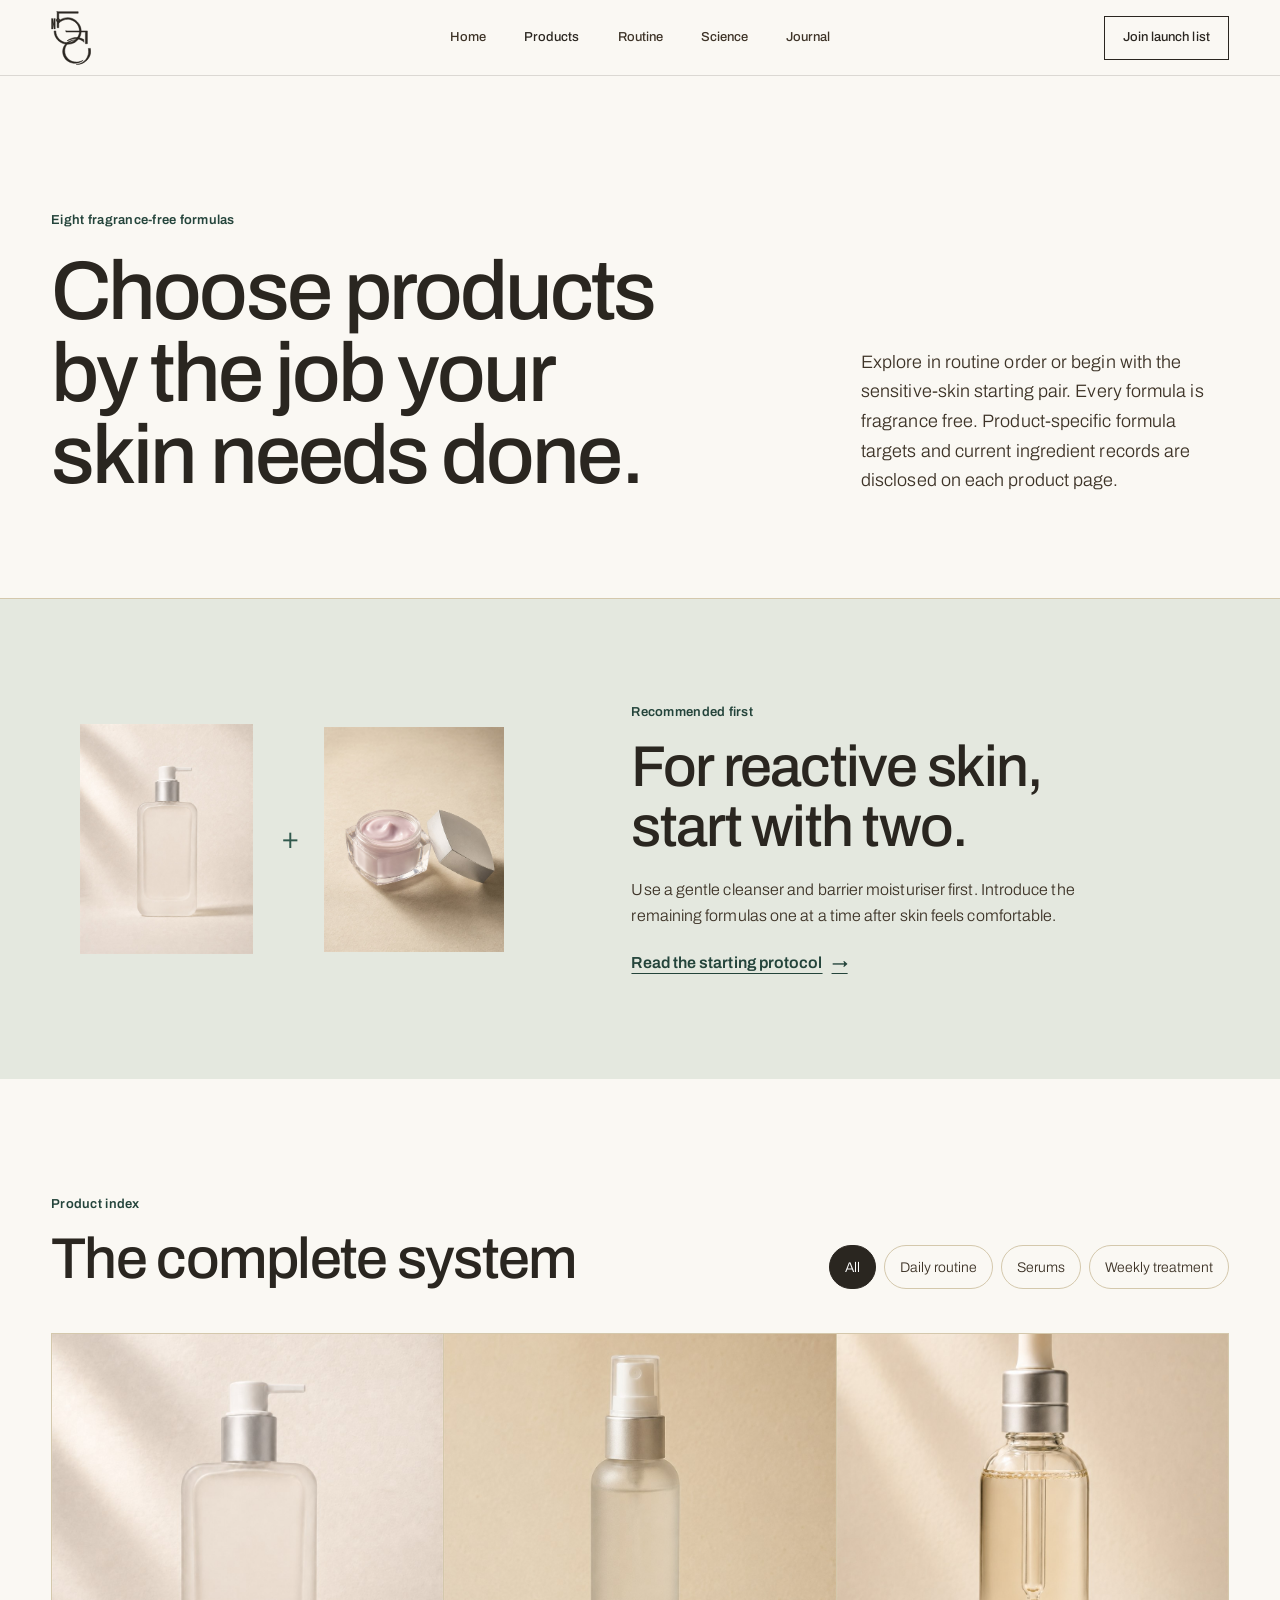
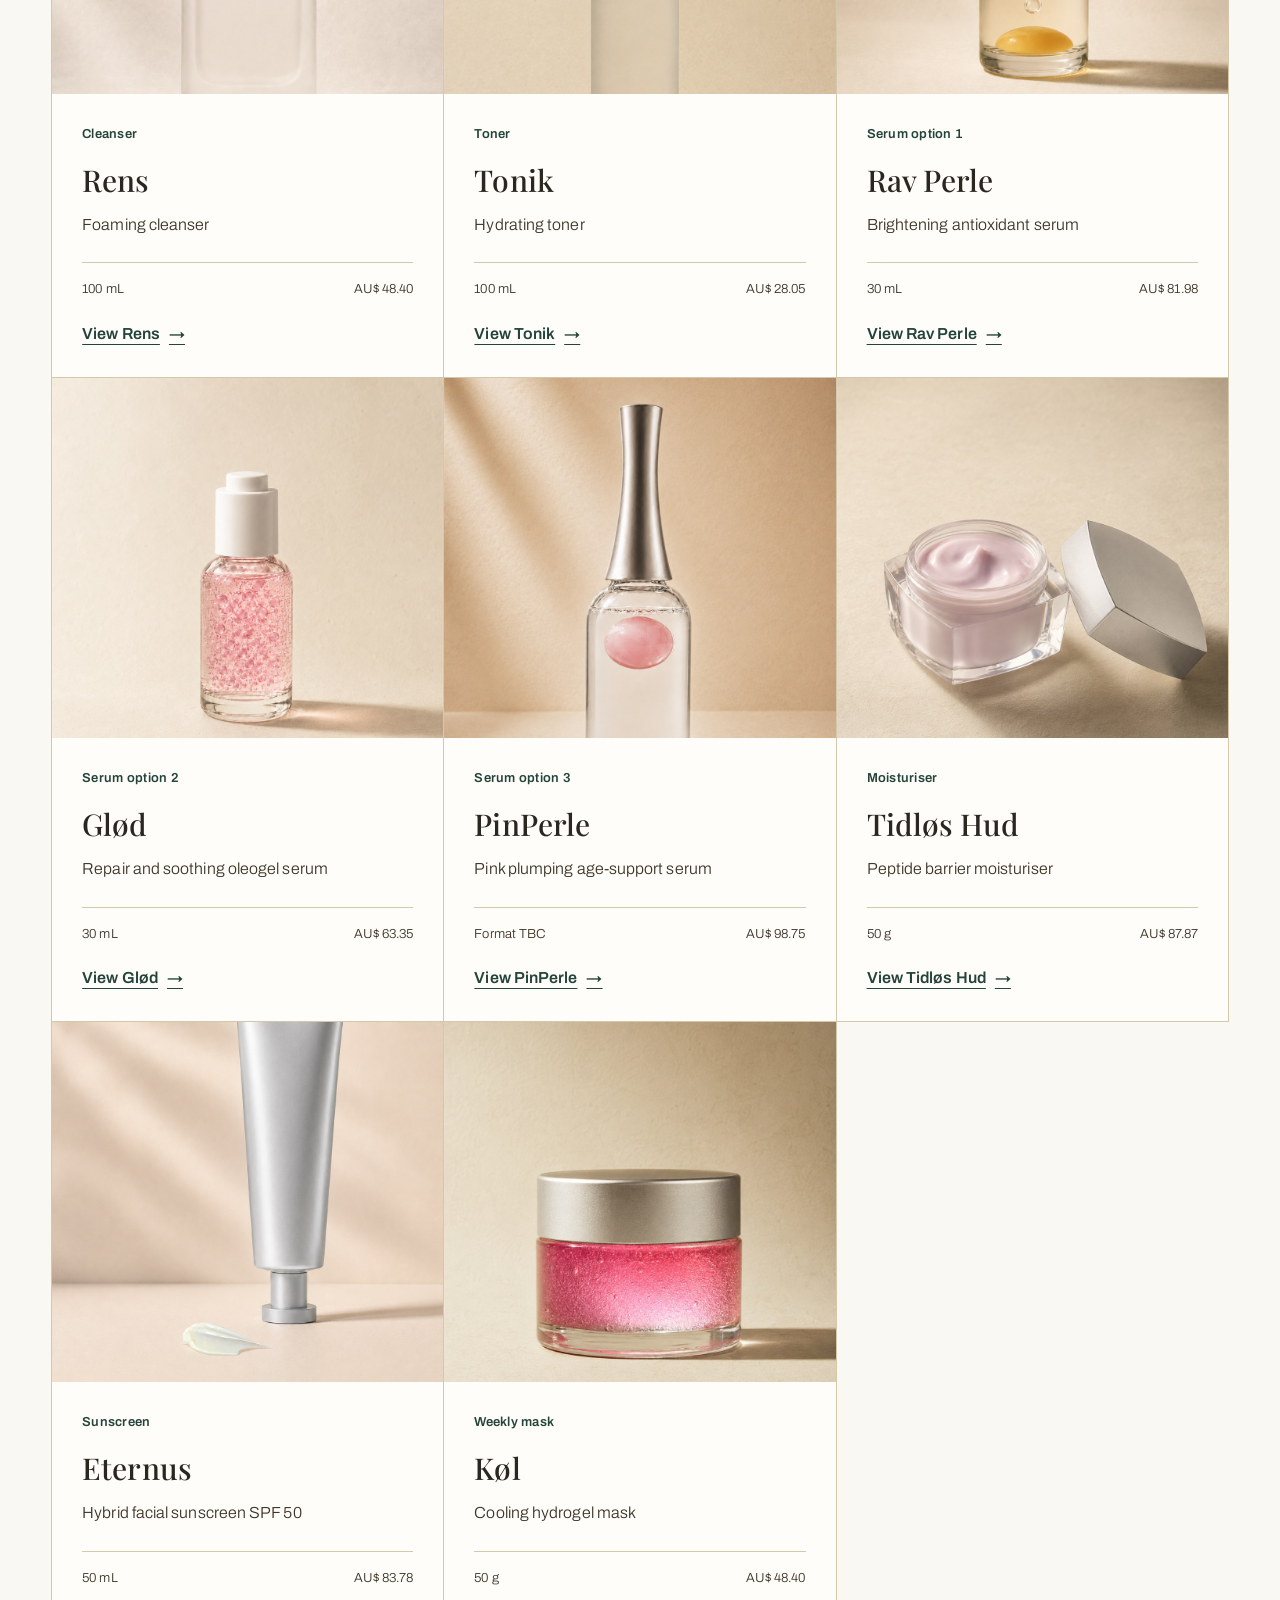
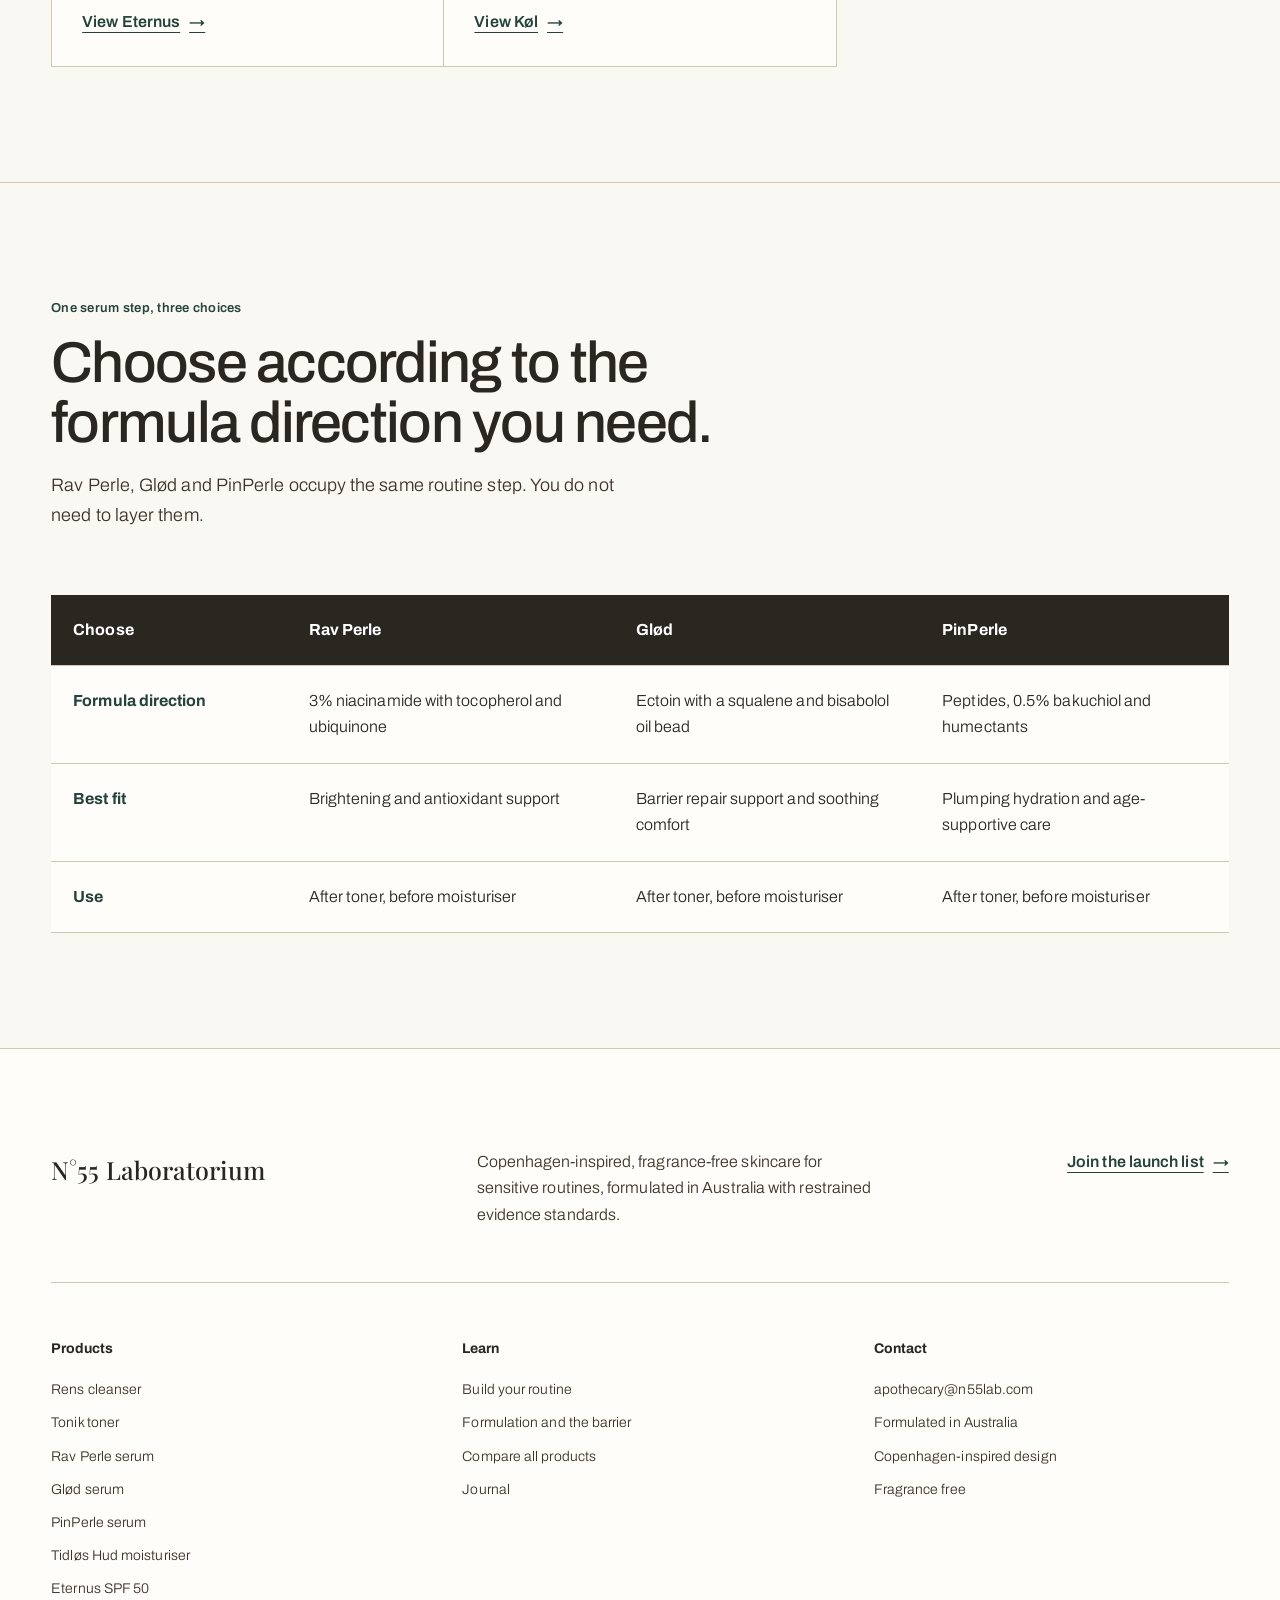
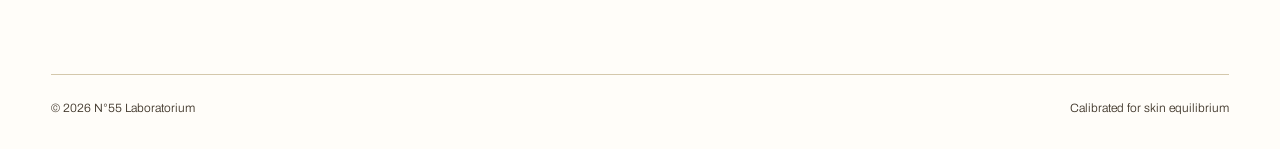
<file: skincare.html>
<!DOCTYPE html>
<html lang="en">
<head>
<meta charset="UTF-8" />
<meta name="viewport" content="width=device-width, initial-scale=1.0, viewport-fit=cover" />
<meta name="description" content="Explore the N°55 fragrance-free skincare system in routine order, with three serum choices and a simple starting pair for sensitive skin." />
<title>Skincare; N°55 LABORATORIUM</title>
<link rel="icon" href="favicon.svg" type="image/svg+xml" />
<link rel="preconnect" href="https://fonts.googleapis.com" />
<link rel="preconnect" href="https://fonts.gstatic.com" crossorigin />
<link href="https://fonts.googleapis.com/css2?family=Playfair+Display:ital,wght@0,400;0,500;0,700;1,400;1,500&family=Archivo:wght@300;400;500;600&family=JetBrains+Mono:wght@300;400&display=swap" rel="stylesheet" />
<link rel="stylesheet" href="styles.css" />
</head>
<body>
<a class="skip-link" href="#main-content">Skip to main content</a>

<!-- ========== NAV ========== -->
<nav class="nav" aria-label="Primary navigation">
  <a href="index.html" class="brand" aria-label="N°55 Laboratorium home"><img src="logo.svg" alt="" width="46" height="63" /></a>
  <button class="nav-toggle" type="button" aria-expanded="false" aria-controls="site-menu">
    <span class="sr-only">Open navigation</span><span aria-hidden="true"></span><span aria-hidden="true"></span>
  </button>
  <div class="links" id="site-menu">
    <a href="index.html">Home</a>
    <a href="skincare.html" aria-current="page">Products</a>
    <a href="system.html">Routine</a>
    <a href="philosophy.html">Science</a>
    <a href="journal.html">Journal</a>
  </div>
  <a class="nav-cta" href="journal.html#launch-list">Join launch list</a>
</nav>
<main id="main-content">
  <header class="page-intro">
    <div><p class="context-line">Eight fragrance-free formulas</p><h1>Choose products by the job your skin needs done.</h1></div>
    <p>Explore in routine order or begin with the sensitive-skin starting pair. Every formula is fragrance free. Product-specific formula targets and current ingredient records are disclosed on each product page.</p>
  </header>

  <section class="starter-band" aria-labelledby="catalog-start-title">
    <div class="starter-mini-products"><img src="assets/rens.jpg" alt="Rens cleanser" width="110" height="303" /><span aria-hidden="true">+</span><img src="assets/tidlos-hud.jpg" alt="Tidløs Hud moisturiser" width="110" height="303" /></div>
    <div><p class="section-label">Recommended first</p><h2 id="catalog-start-title">For reactive skin, start with two.</h2><p>Use a gentle cleanser and barrier moisturiser first. Introduce the remaining formulas one at a time after skin feels comfortable.</p><a class="text-link" href="system.html#start-simple">Read the starting protocol <span aria-hidden="true">→</span></a></div>
  </section>

  <section class="catalog" aria-labelledby="catalog-title">
    <div class="catalog-toolbar"><div><p class="section-label">Product index</p><h2 id="catalog-title">The complete system</h2></div><div class="filter-group" aria-label="Filter products"><button type="button" data-filter="all" aria-pressed="true">All</button><button type="button" data-filter="daily" aria-pressed="false">Daily routine</button><button type="button" data-filter="serum" aria-pressed="false">Serums</button><button type="button" data-filter="treatment" aria-pressed="false">Weekly treatment</button></div></div>
    <div class="catalog-grid" id="product-results" tabindex="-1"><article class="catalog-item" data-product-category="daily">
  <a class="catalog-image" href="rens.html"><img src="assets/rens.jpg" alt="Rens foaming cleanser packaging" width="160" height="440" loading="lazy" /></a>
  <div class="catalog-copy"><span class="product-role">Cleanser</span><h2><a href="rens.html">Rens</a></h2><p>Foaming cleanser</p><div class="catalog-meta"><span>100 mL</span><span>AU$ 48.40</span></div><a class="text-link" href="rens.html">View Rens <span aria-hidden="true">→</span></a></div>
</article>
<article class="catalog-item" data-product-category="daily">
  <a class="catalog-image" href="tonik.html"><img src="assets/tonik.jpg" alt="Tonik hydrating toner spray bottle" width="1000" height="1502" loading="lazy" /></a>
  <div class="catalog-copy"><span class="product-role">Toner</span><h2><a href="tonik.html">Tonik</a></h2><p>Hydrating toner</p><div class="catalog-meta"><span>100 mL</span><span>AU$ 28.05</span></div><a class="text-link" href="tonik.html">View Tonik <span aria-hidden="true">→</span></a></div>
</article>
<article class="catalog-item" data-product-category="serum daily">
  <a class="catalog-image" href="rav-perle.html"><img src="assets/rav-perle.jpg" alt="Rav Perle brightening antioxidant serum packaging" width="160" height="440" loading="lazy" style="object-position:center 80%;" /></a>
  <div class="catalog-copy"><span class="product-role">Serum option 1</span><h2><a href="rav-perle.html">Rav Perle</a></h2><p>Brightening antioxidant serum</p><div class="catalog-meta"><span>30 mL</span><span>AU$ 81.98</span></div><a class="text-link" href="rav-perle.html">View Rav Perle <span aria-hidden="true">→</span></a></div>
</article>
<article class="catalog-item" data-product-category="serum daily">
  <a class="catalog-image" href="glod.html"><img src="assets/glod.jpg" alt="Glød soothing oleogel-bead serum packaging" width="160" height="440" loading="lazy" /></a>
  <div class="catalog-copy"><span class="product-role">Serum option 2</span><h2><a href="glod.html">Glød</a></h2><p>Repair and soothing oleogel serum</p><div class="catalog-meta"><span>30 mL</span><span>AU$ 63.35</span></div><a class="text-link" href="glod.html">View Glød <span aria-hidden="true">→</span></a></div>
</article>
<article class="catalog-item" data-product-category="serum daily">
  <a class="catalog-image" href="serum-3.html"><img src="assets/serum-3.jpg" alt="PinPerle pink plumping age-support serum packaging" width="160" height="440" loading="lazy" /></a>
  <div class="catalog-copy"><span class="product-role">Serum option 3</span><h2><a href="serum-3.html">PinPerle</a></h2><p>Pink plumping age-support serum</p><div class="catalog-meta"><span>Format TBC</span><span>AU$ 98.75</span></div><a class="text-link" href="serum-3.html">View PinPerle <span aria-hidden="true">→</span></a></div>
</article>
<article class="catalog-item" data-product-category="daily">
  <a class="catalog-image" href="tidlos-hud.html"><img src="assets/tidlos-hud.jpg" alt="Tidløs Hud peptide barrier moisturiser packaging" width="160" height="440" loading="lazy" /></a>
  <div class="catalog-copy"><span class="product-role">Moisturiser</span><h2><a href="tidlos-hud.html">Tidløs Hud</a></h2><p>Peptide barrier moisturiser</p><div class="catalog-meta"><span>50 g</span><span>AU$ 87.87</span></div><a class="text-link" href="tidlos-hud.html">View Tidløs Hud <span aria-hidden="true">→</span></a></div>
</article>
<article class="catalog-item" data-product-category="daily">
  <a class="catalog-image" href="eternus.html"><img src="assets/eternus.png" alt="Eternus hybrid facial sunscreen SPF 50 packaging" width="1078" height="1459" loading="lazy" style="object-position:center 80%;" /></a>
  <div class="catalog-copy"><span class="product-role">Sunscreen</span><h2><a href="eternus.html">Eternus</a></h2><p>Hybrid facial sunscreen SPF 50</p><div class="catalog-meta"><span>50 mL</span><span>AU$ 83.78</span></div><a class="text-link" href="eternus.html">View Eternus <span aria-hidden="true">→</span></a></div>
</article>
<article class="catalog-item" data-product-category="treatment">
  <a class="catalog-image" href="kol.html"><img src="assets/kol.jpg" alt="Køl cooling hydrogel mask packaging" width="160" height="440" loading="lazy" /></a>
  <div class="catalog-copy"><span class="product-role">Weekly mask</span><h2><a href="kol.html">Køl</a></h2><p>Cooling hydrogel mask</p><div class="catalog-meta"><span>50 g</span><span>AU$ 48.40</span></div><a class="text-link" href="kol.html">View Køl <span aria-hidden="true">→</span></a></div>
</article></div>
  </section>

  <section class="serum-guide" id="serum-guide" aria-labelledby="serum-title">
    <div class="section-intro"><p class="section-label">One serum step, three choices</p><h2 id="serum-title">Choose according to the formula direction you need.</h2><p>Rav Perle, Glød and PinPerle occupy the same routine step. You do not need to layer them.</p></div>
    <div class="comparison-table" role="region" aria-label="Serum comparison" tabindex="0">
      <table><thead><tr><th scope="col">Choose</th><th scope="col">Rav Perle</th><th scope="col">Glød</th><th scope="col">PinPerle</th></tr></thead><tbody>
        <tr><th scope="row">Formula direction</th><td>3% niacinamide with tocopherol and ubiquinone</td><td>Ectoin with a squalene and bisabolol oil bead</td><td>Peptides, 0.5% bakuchiol and humectants</td></tr>
        <tr><th scope="row">Best fit</th><td>Brightening and antioxidant support</td><td>Barrier repair support and soothing comfort</td><td>Plumping hydration and age-supportive care</td></tr>
        <tr><th scope="row">Use</th><td>After toner, before moisturiser</td><td>After toner, before moisturiser</td><td>After toner, before moisturiser</td></tr>
      </tbody></table>
    </div>
  </section>
</main>
<footer>
  <div class="footer-lead">
    <a href="index.html" class="footer-brand">N°55 Laboratorium</a>
    <p>Copenhagen-inspired, fragrance-free skincare for sensitive routines, formulated in Australia with restrained evidence standards.</p>
    <a class="text-link" href="journal.html#launch-list">Join the launch list <span aria-hidden="true">→</span></a>
  </div>
  <div class="foot-grid">
    <div class="foot-col"><h2>Products</h2><ul>
      <li><a href="rens.html">Rens cleanser</a></li><li><a href="tonik.html">Tonik toner</a></li>
      <li><a href="rav-perle.html">Rav Perle serum</a></li><li><a href="glod.html">Glød serum</a></li><li><a href="serum-3.html">PinPerle serum</a></li>
      <li><a href="tidlos-hud.html">Tidløs Hud moisturiser</a></li><li><a href="eternus.html">Eternus SPF 50</a></li>
    </ul></div>
    <div class="foot-col"><h2>Learn</h2><ul>
      <li><a href="system.html">Build your routine</a></li><li><a href="philosophy.html">Formulation and the barrier</a></li>
      <li><a href="skincare.html">Compare all products</a></li><li><a href="journal.html">Journal</a></li>
    </ul></div>
    <div class="foot-col"><h2>Contact</h2><ul>
      <li><a href="mailto:apothecary@n55lab.com">apothecary@n55lab.com</a></li>
      <li>Formulated in Australia</li><li>Copenhagen-inspired design</li><li>Fragrance free</li>
    </ul></div>
  </div>
  <div class="foot-bottom"><span>© 2026 N°55 Laboratorium</span><span>Calibrated for skin equilibrium</span></div>
</footer>

<script src="site.js"></script>
</body>
</html>
</file>
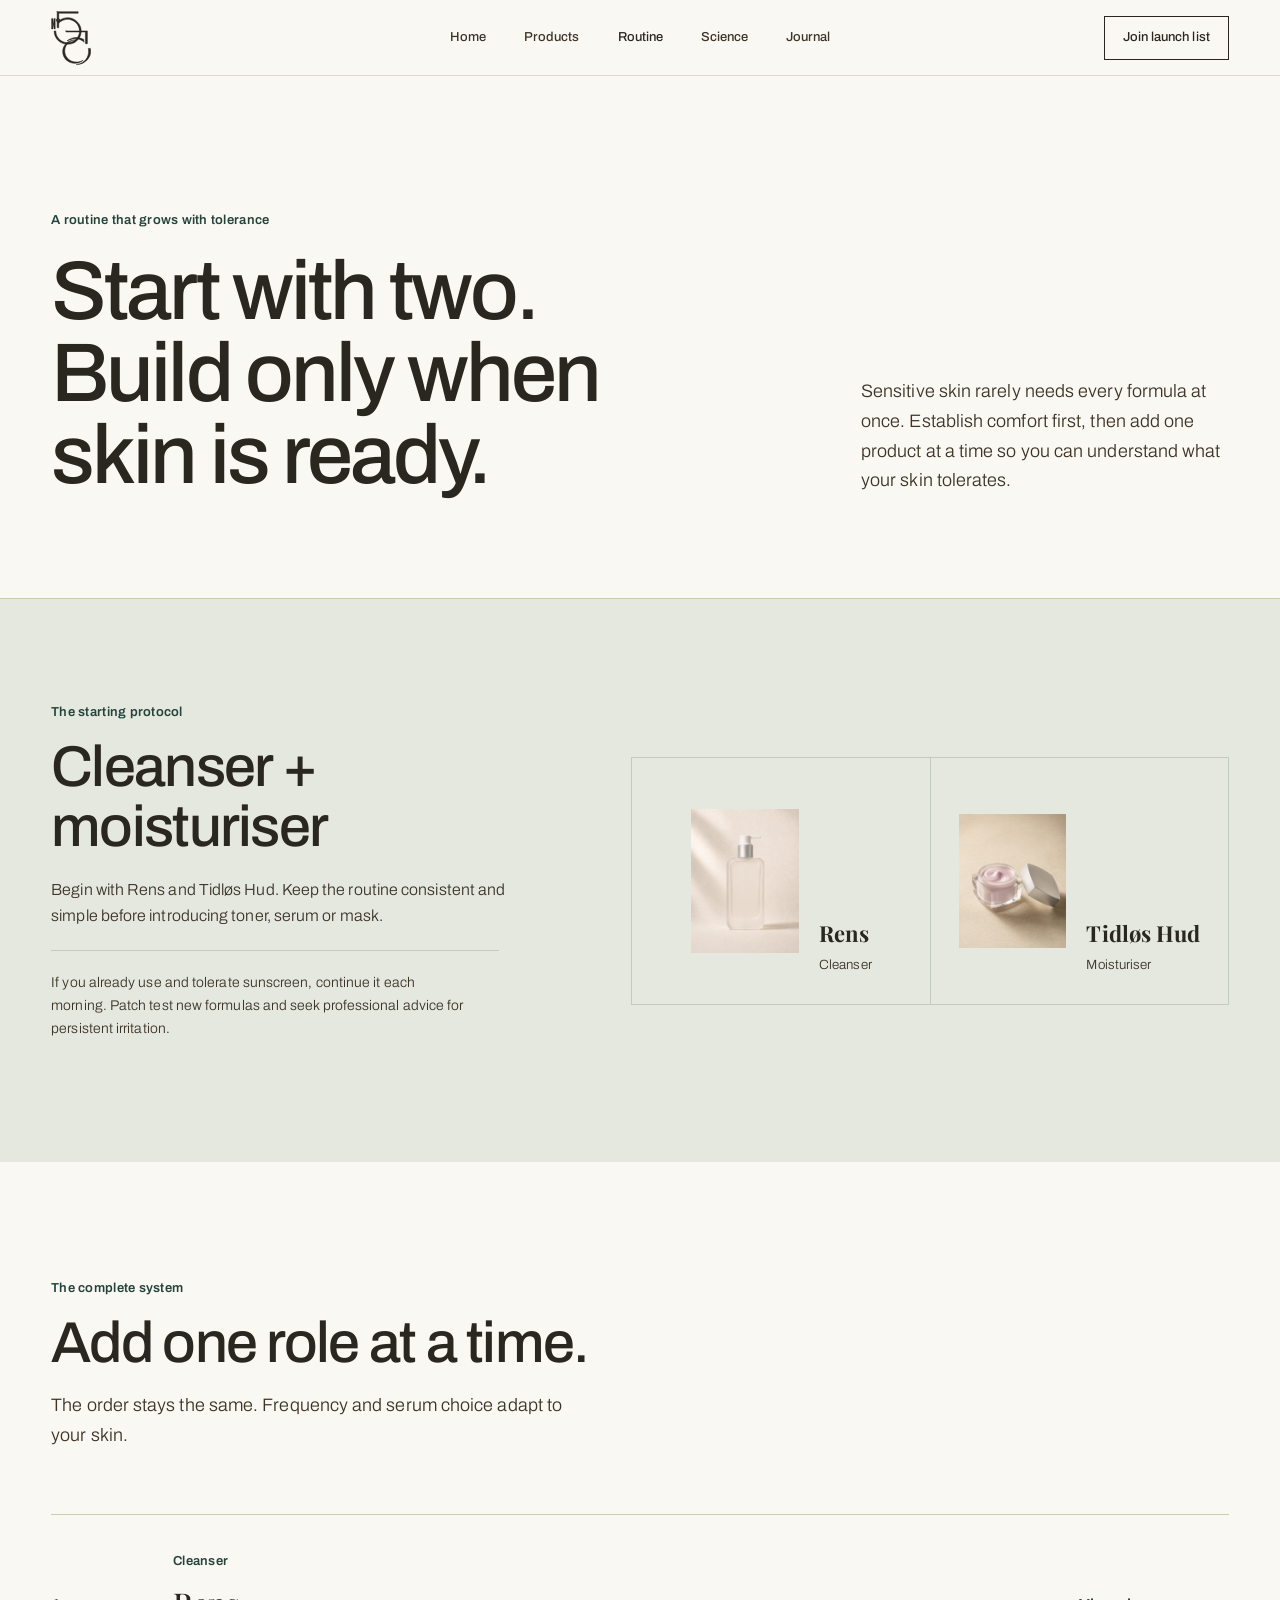
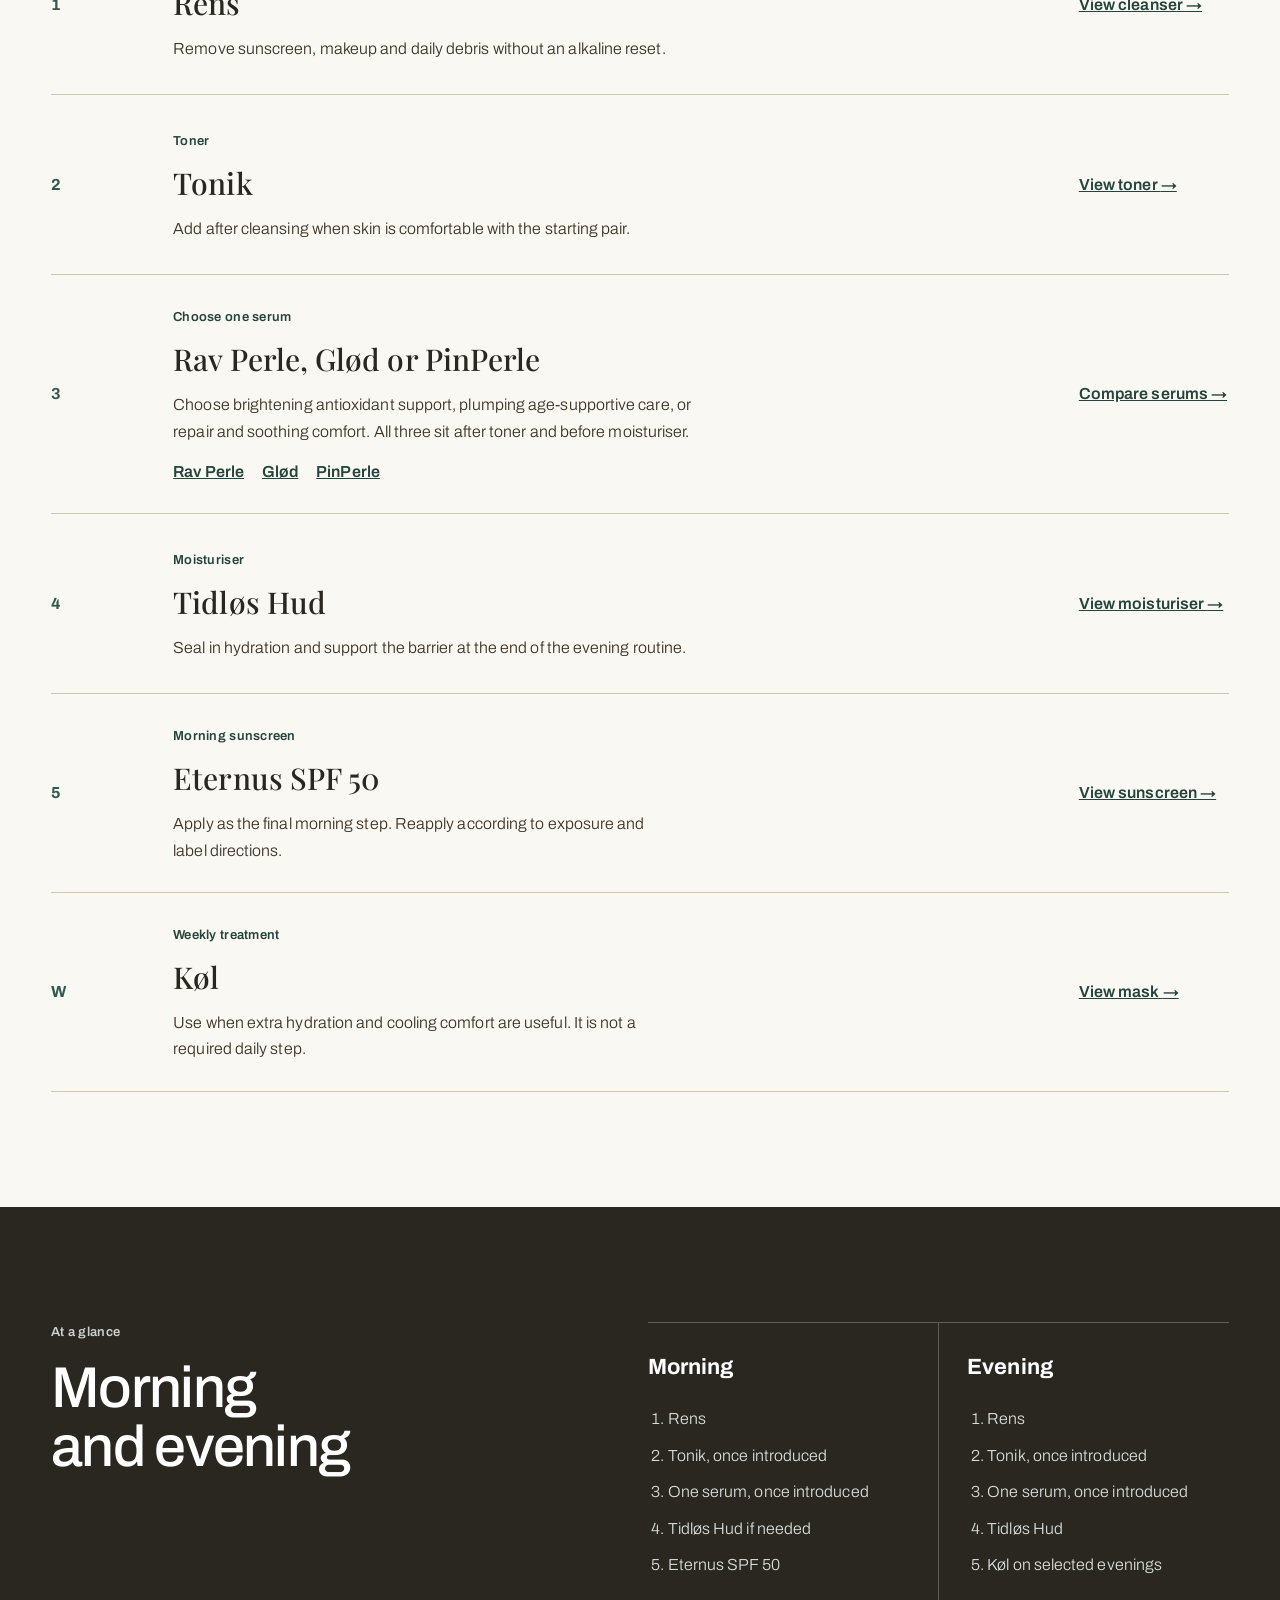
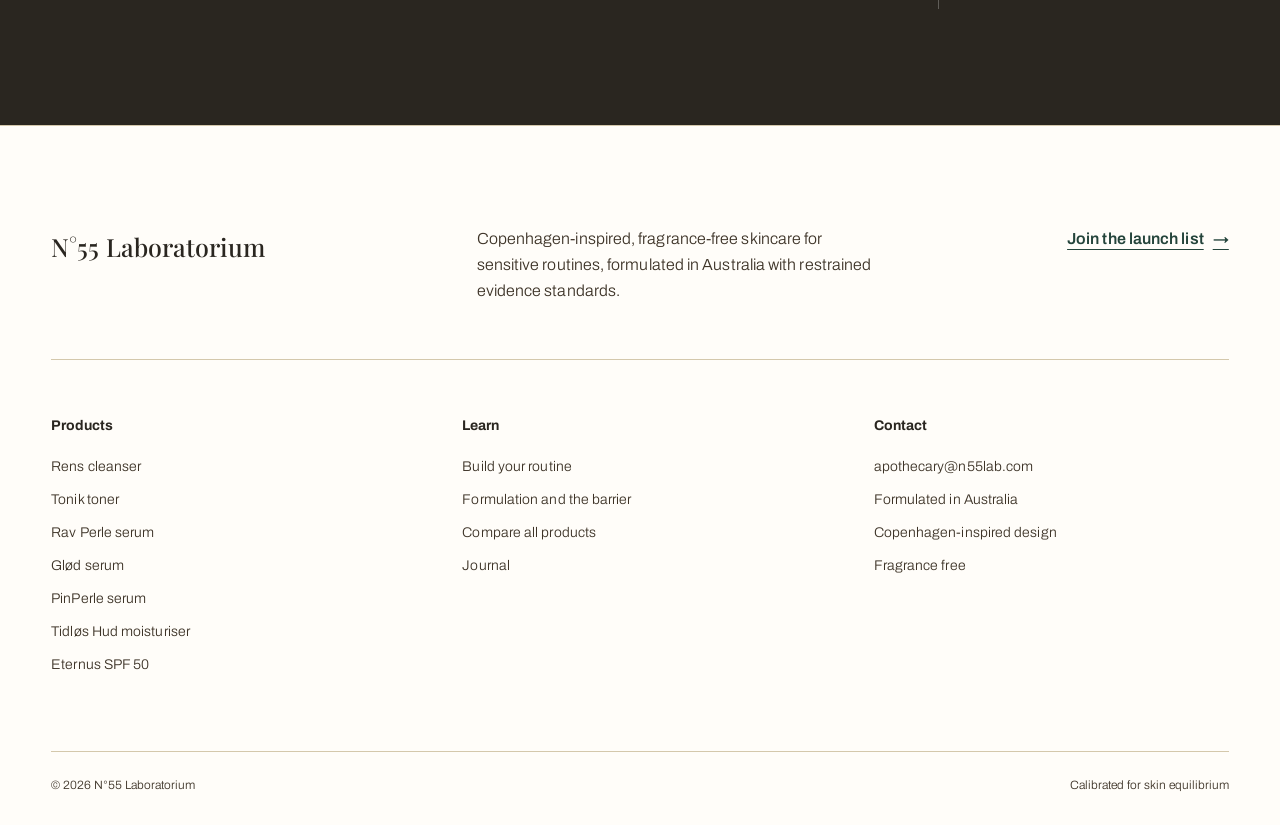
<file: system.html>
<!DOCTYPE html>
<html lang="en">
<head>
<meta charset="UTF-8" />
<meta name="viewport" content="width=device-width, initial-scale=1.0, viewport-fit=cover" />
<meta name="description" content="Learn how to start and build the N°55 barrier-conscious routine for sensitive, reactive and dehydrated skin." />
<title>The System · Five Steps; N°55 LABORATORIUM</title>
<link rel="icon" href="favicon.svg" type="image/svg+xml" />
<link rel="preconnect" href="https://fonts.googleapis.com" />
<link rel="preconnect" href="https://fonts.gstatic.com" crossorigin />
<link href="https://fonts.googleapis.com/css2?family=Playfair+Display:ital,wght@0,400;0,500;0,700;1,400;1,500&family=Archivo:wght@300;400;500;600&family=JetBrains+Mono:wght@300;400&display=swap" rel="stylesheet" />
<link rel="stylesheet" href="styles.css" />
</head>
<body>
<a class="skip-link" href="#main-content">Skip to main content</a>

<!-- ========== NAV ========== -->
<nav class="nav" aria-label="Primary navigation">
  <a href="index.html" class="brand" aria-label="N°55 Laboratorium home"><img src="logo.svg" alt="" width="46" height="63" /></a>
  <button class="nav-toggle" type="button" aria-expanded="false" aria-controls="site-menu">
    <span class="sr-only">Open navigation</span><span aria-hidden="true"></span><span aria-hidden="true"></span>
  </button>
  <div class="links" id="site-menu">
    <a href="index.html">Home</a>
    <a href="skincare.html">Products</a>
    <a href="system.html" aria-current="page">Routine</a>
    <a href="philosophy.html">Science</a>
    <a href="journal.html">Journal</a>
  </div>
  <a class="nav-cta" href="journal.html#launch-list">Join launch list</a>
</nav>
<main id="main-content">
  <header class="page-intro routine-intro"><div><p class="context-line">A routine that grows with tolerance</p><h1>Start with two. Build only when skin is ready.</h1></div><p>Sensitive skin rarely needs every formula at once. Establish comfort first, then add one product at a time so you can understand what your skin tolerates.</p></header>

  <section class="start-protocol" id="start-simple" aria-labelledby="start-title">
    <div><p class="section-label">The starting protocol</p><h2 id="start-title">Cleanser + moisturiser</h2><p>Begin with Rens and Tidløs Hud. Keep the routine consistent and simple before introducing toner, serum or mask.</p><p class="support-note">If you already use and tolerate sunscreen, continue it each morning. Patch test new formulas and seek professional advice for persistent irritation.</p></div>
    <div class="starter-product-links"><a href="rens.html"><img src="assets/rens.jpg" alt="Rens cleanser" width="120" height="330" /><span><strong>Rens</strong><small>Cleanser</small></span></a><a href="tidlos-hud.html"><img src="assets/tidlos-hud.jpg" alt="Tidløs Hud moisturiser" width="120" height="330" /><span><strong>Tidløs Hud</strong><small>Moisturiser</small></span></a></div>
  </section>

  <section class="full-routine" id="full-routine" aria-labelledby="full-routine-title">
    <div class="section-intro"><p class="section-label">The complete system</p><h2 id="full-routine-title">Add one role at a time.</h2><p>The order stays the same. Frequency and serum choice adapt to your skin.</p></div>
    <ol class="routine-rows">
      <li><span class="step-number">1</span><div><span class="product-role">Cleanser</span><h3>Rens</h3><p>Remove sunscreen, makeup and daily debris without an alkaline reset.</p></div><a href="rens.html">View cleanser <span aria-hidden="true">→</span></a></li>
      <li><span class="step-number">2</span><div><span class="product-role">Toner</span><h3>Tonik</h3><p>Add after cleansing when skin is comfortable with the starting pair.</p></div><a href="tonik.html">View toner <span aria-hidden="true">→</span></a></li>
      <li class="serum-row"><span class="step-number">3</span><div><span class="product-role">Choose one serum</span><h3>Rav Perle, Glød or PinPerle</h3><p>Choose brightening antioxidant support, plumping age-supportive care, or repair and soothing comfort. All three sit after toner and before moisturiser.</p><div class="inline-links"><a href="rav-perle.html">Rav Perle</a><a href="glod.html">Glød</a><a href="serum-3.html">PinPerle</a></div></div><a href="skincare.html#serum-guide">Compare serums <span aria-hidden="true">→</span></a></li>
      <li><span class="step-number">4</span><div><span class="product-role">Moisturiser</span><h3>Tidløs Hud</h3><p>Seal in hydration and support the barrier at the end of the evening routine.</p></div><a href="tidlos-hud.html">View moisturiser <span aria-hidden="true">→</span></a></li>
      <li><span class="step-number">5</span><div><span class="product-role">Morning sunscreen</span><h3>Eternus SPF 50</h3><p>Apply as the final morning step. Reapply according to exposure and label directions.</p></div><a href="eternus.html">View sunscreen <span aria-hidden="true">→</span></a></li>
      <li><span class="step-number">W</span><div><span class="product-role">Weekly treatment</span><h3>Køl</h3><p>Use when extra hydration and cooling comfort are useful. It is not a required daily step.</p></div><a href="kol.html">View mask <span aria-hidden="true">→</span></a></li>
    </ol>
  </section>

  <section class="am-pm" aria-labelledby="am-pm-title"><div><p class="section-label">At a glance</p><h2 id="am-pm-title">Morning and evening</h2></div><div class="daypart"><section><h3>Morning</h3><ol><li>Rens</li><li>Tonik, once introduced</li><li>One serum, once introduced</li><li>Tidløs Hud if needed</li><li>Eternus SPF 50</li></ol></section><section><h3>Evening</h3><ol><li>Rens</li><li>Tonik, once introduced</li><li>One serum, once introduced</li><li>Tidløs Hud</li><li>Køl on selected evenings</li></ol></section></div></section>
</main>
<footer>
  <div class="footer-lead">
    <a href="index.html" class="footer-brand">N°55 Laboratorium</a>
    <p>Copenhagen-inspired, fragrance-free skincare for sensitive routines, formulated in Australia with restrained evidence standards.</p>
    <a class="text-link" href="journal.html#launch-list">Join the launch list <span aria-hidden="true">→</span></a>
  </div>
  <div class="foot-grid">
    <div class="foot-col"><h2>Products</h2><ul>
      <li><a href="rens.html">Rens cleanser</a></li><li><a href="tonik.html">Tonik toner</a></li>
      <li><a href="rav-perle.html">Rav Perle serum</a></li><li><a href="glod.html">Glød serum</a></li><li><a href="serum-3.html">PinPerle serum</a></li>
      <li><a href="tidlos-hud.html">Tidløs Hud moisturiser</a></li><li><a href="eternus.html">Eternus SPF 50</a></li>
    </ul></div>
    <div class="foot-col"><h2>Learn</h2><ul>
      <li><a href="system.html">Build your routine</a></li><li><a href="philosophy.html">Formulation and the barrier</a></li>
      <li><a href="skincare.html">Compare all products</a></li><li><a href="journal.html">Journal</a></li>
    </ul></div>
    <div class="foot-col"><h2>Contact</h2><ul>
      <li><a href="mailto:apothecary@n55lab.com">apothecary@n55lab.com</a></li>
      <li>Formulated in Australia</li><li>Copenhagen-inspired design</li><li>Fragrance free</li>
    </ul></div>
  </div>
  <div class="foot-bottom"><span>© 2026 N°55 Laboratorium</span><span>Calibrated for skin equilibrium</span></div>
</footer>

<script src="site.js"></script>
</body>
</html>
</file>
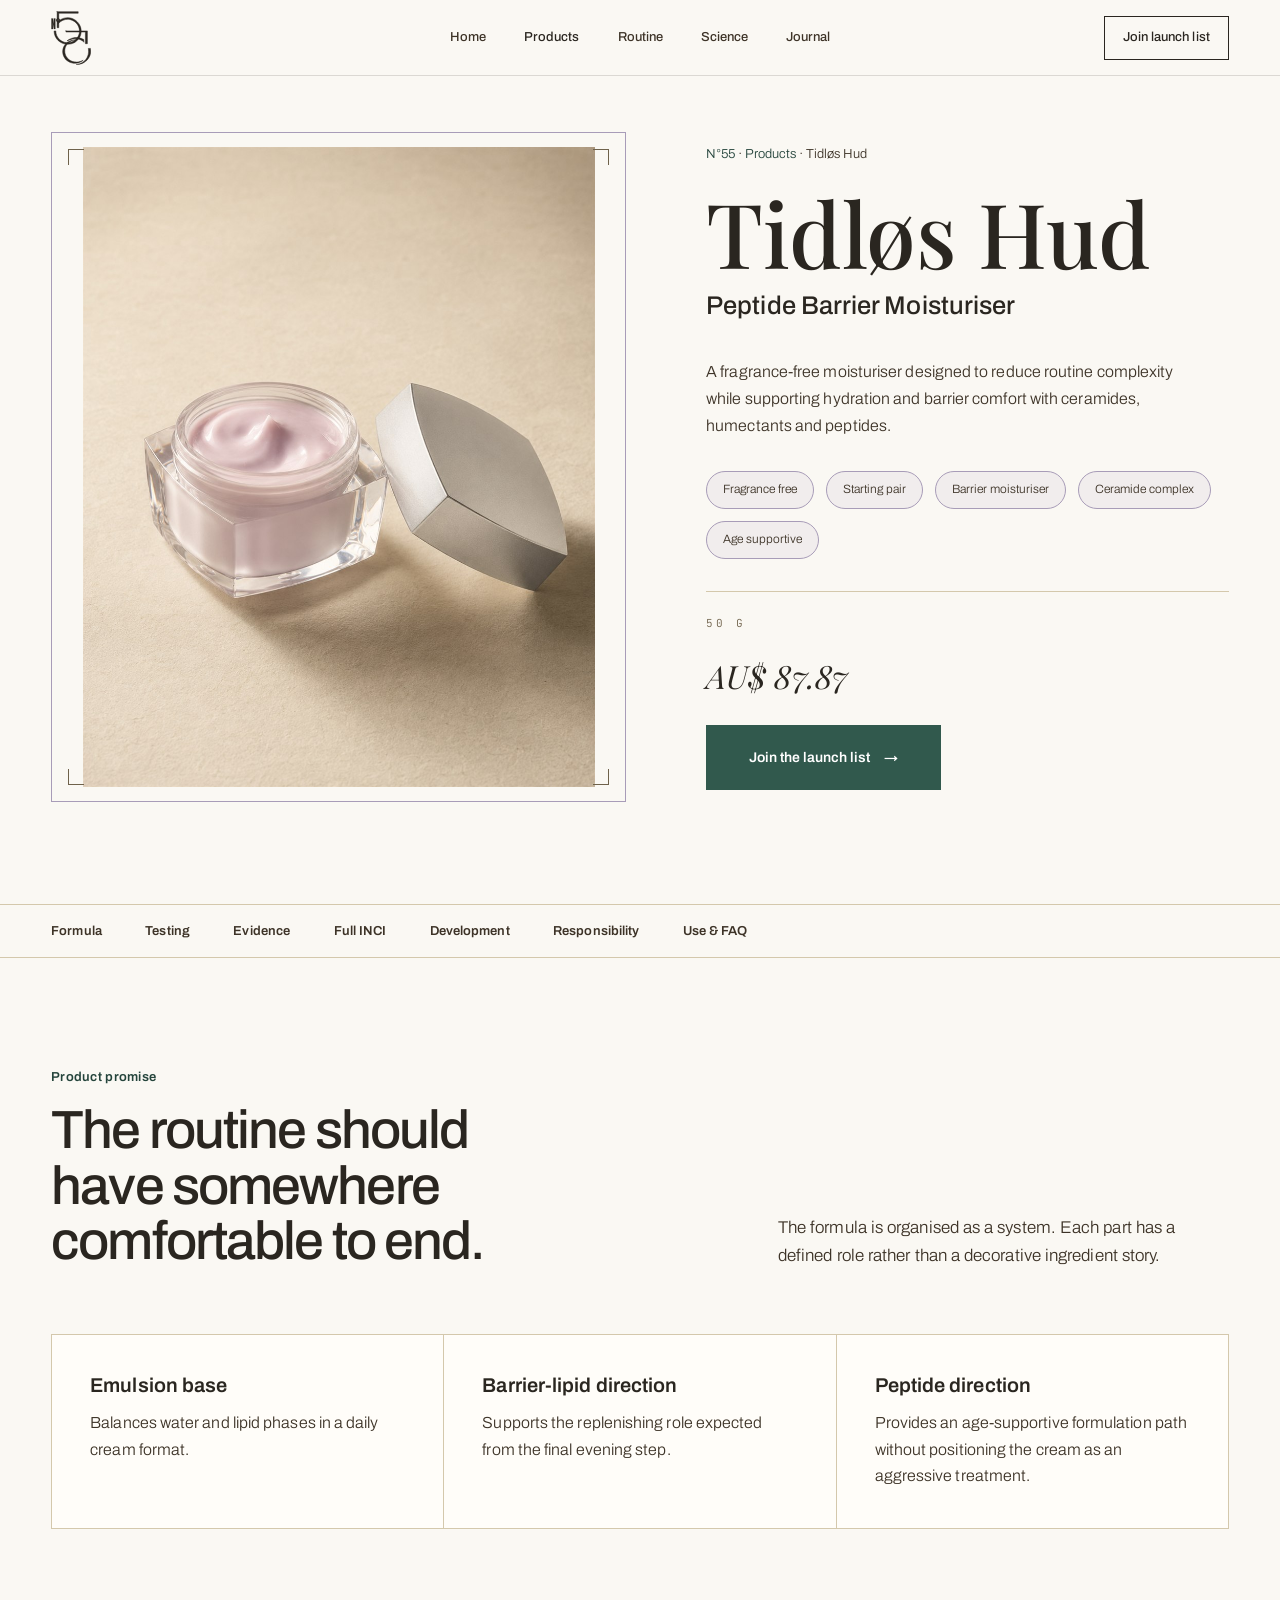
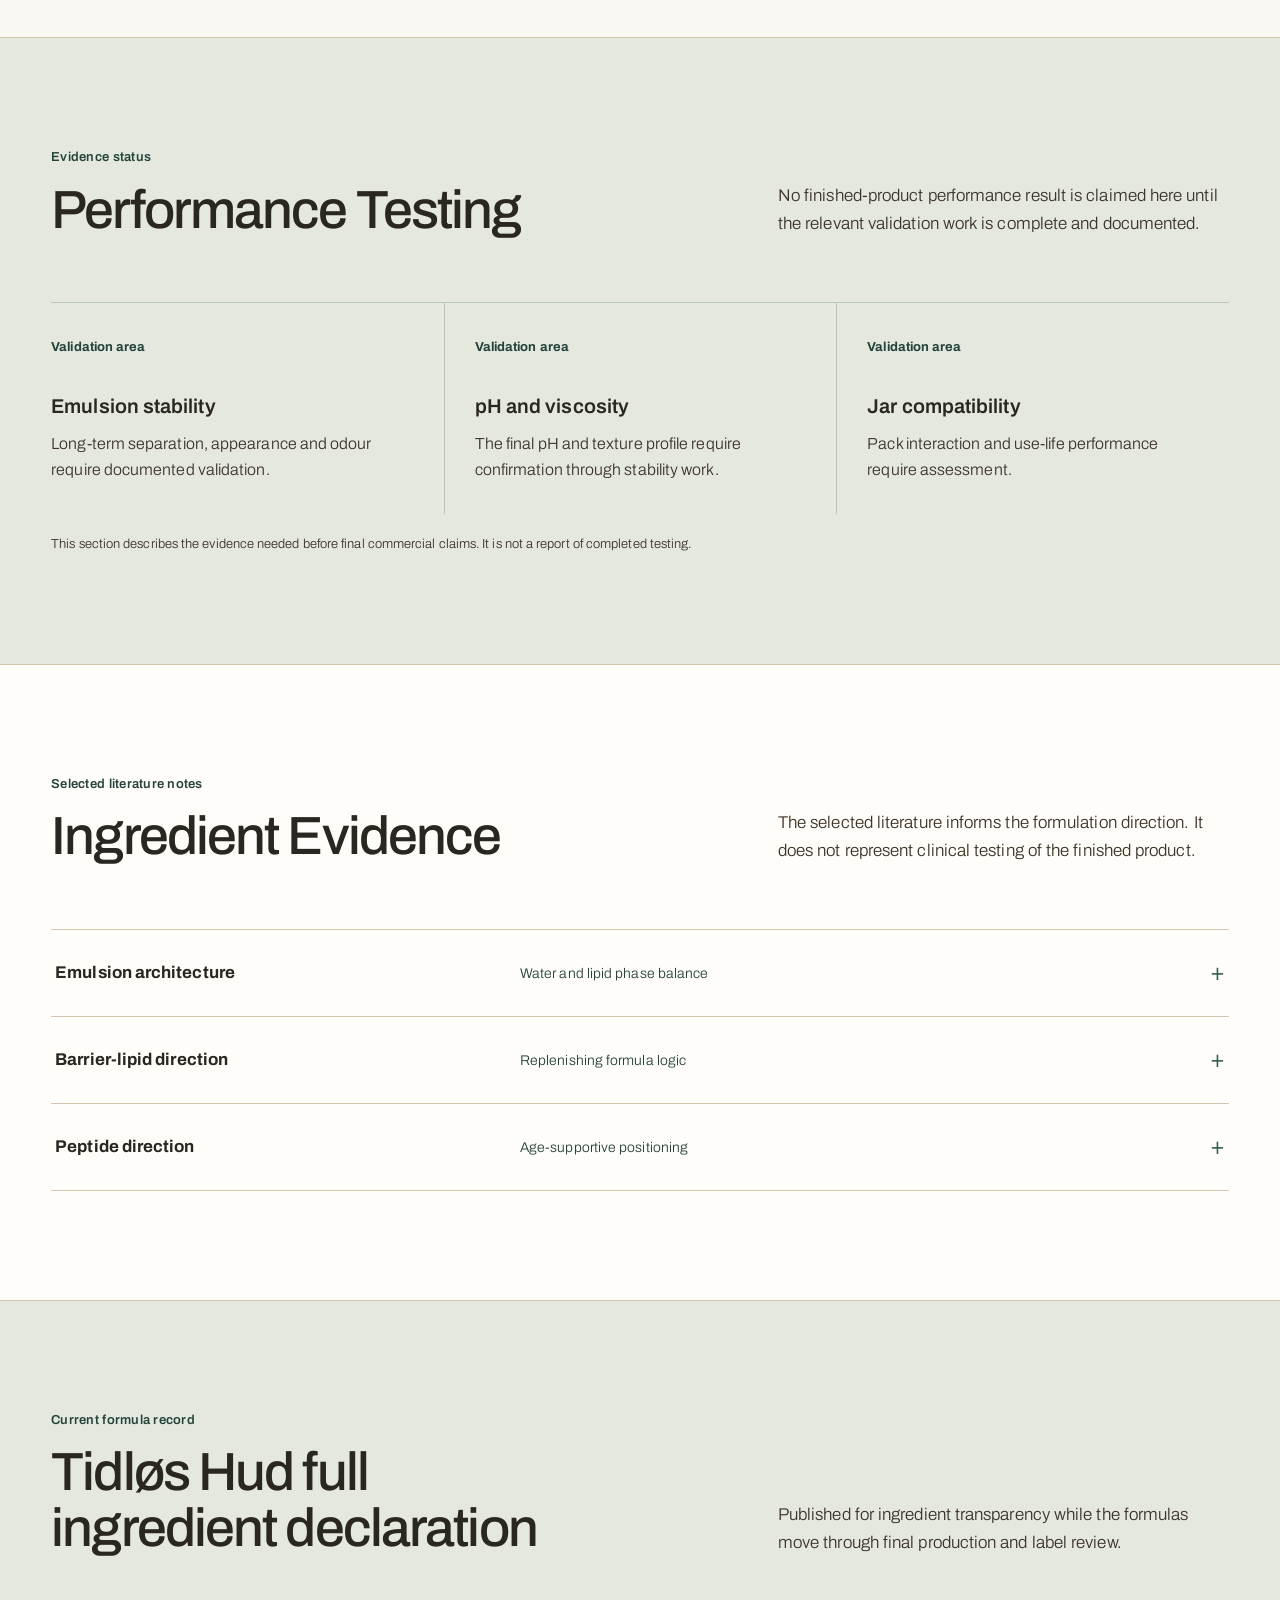
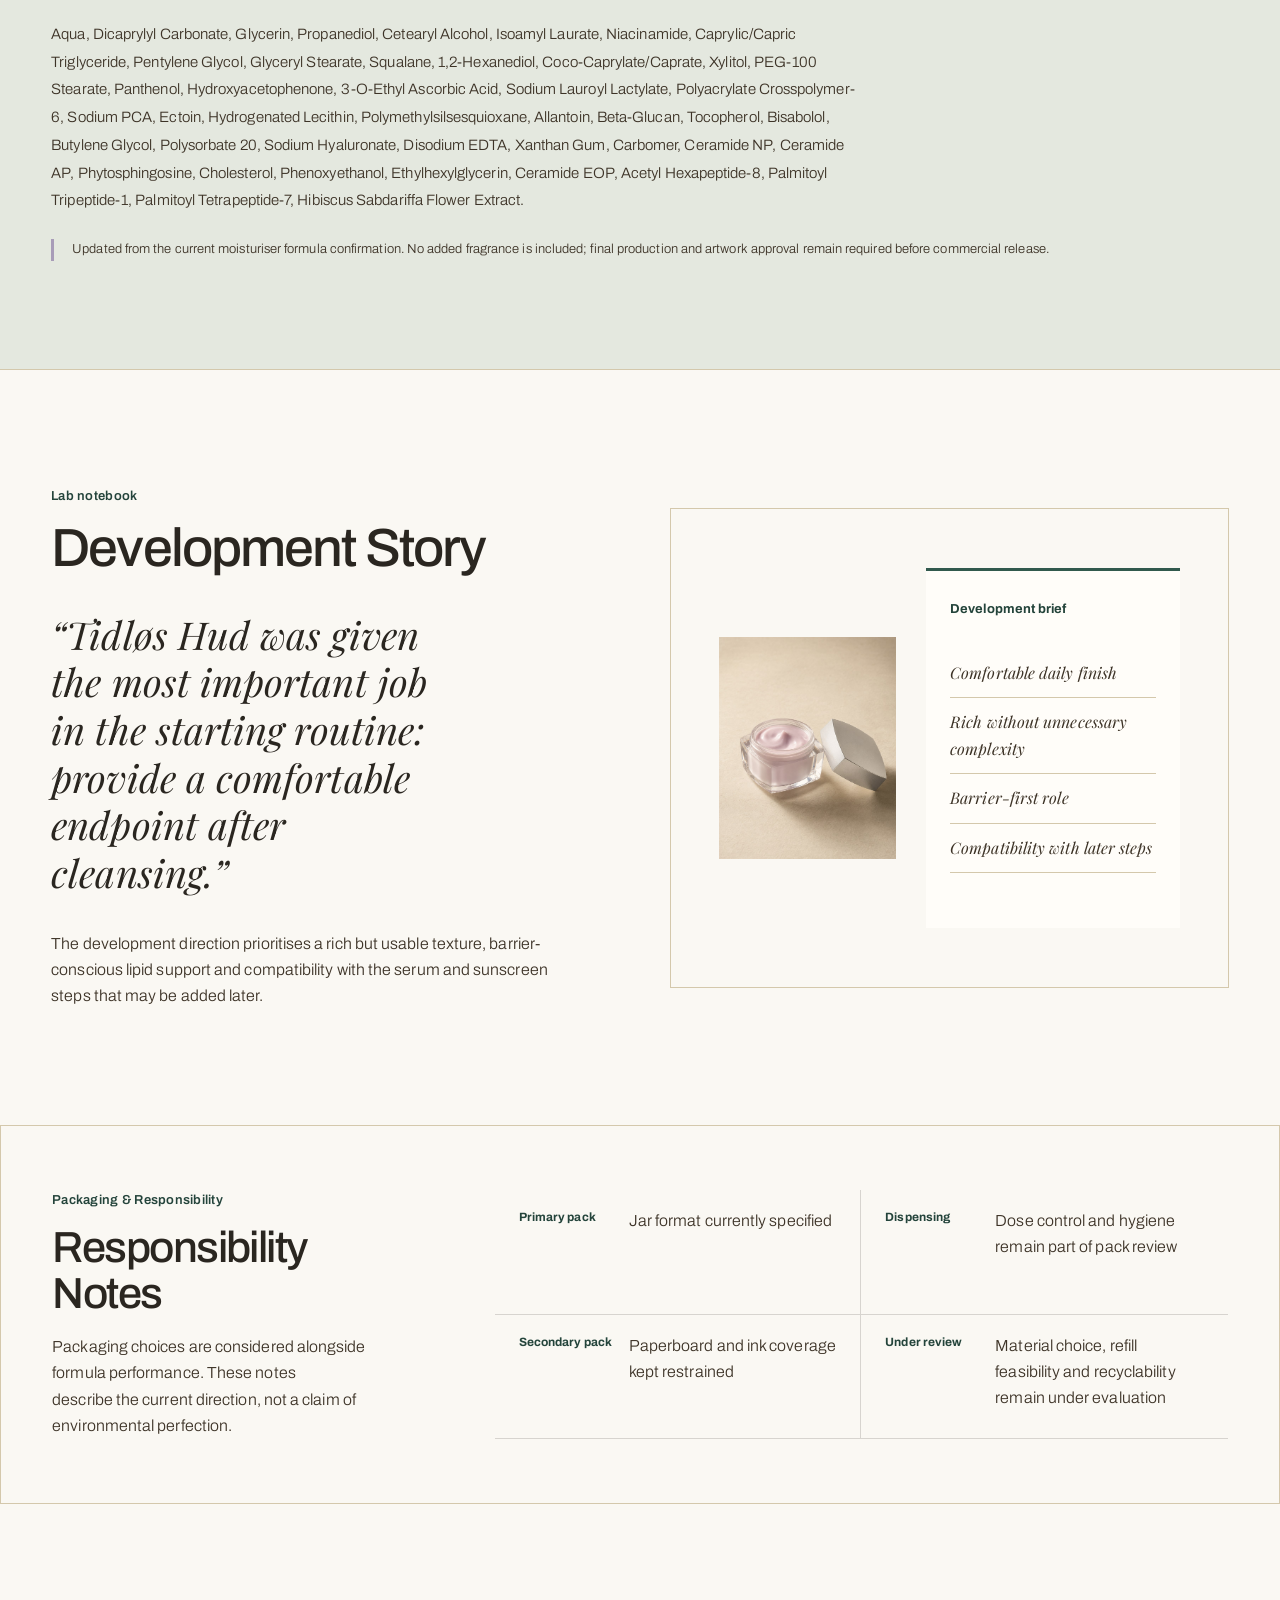
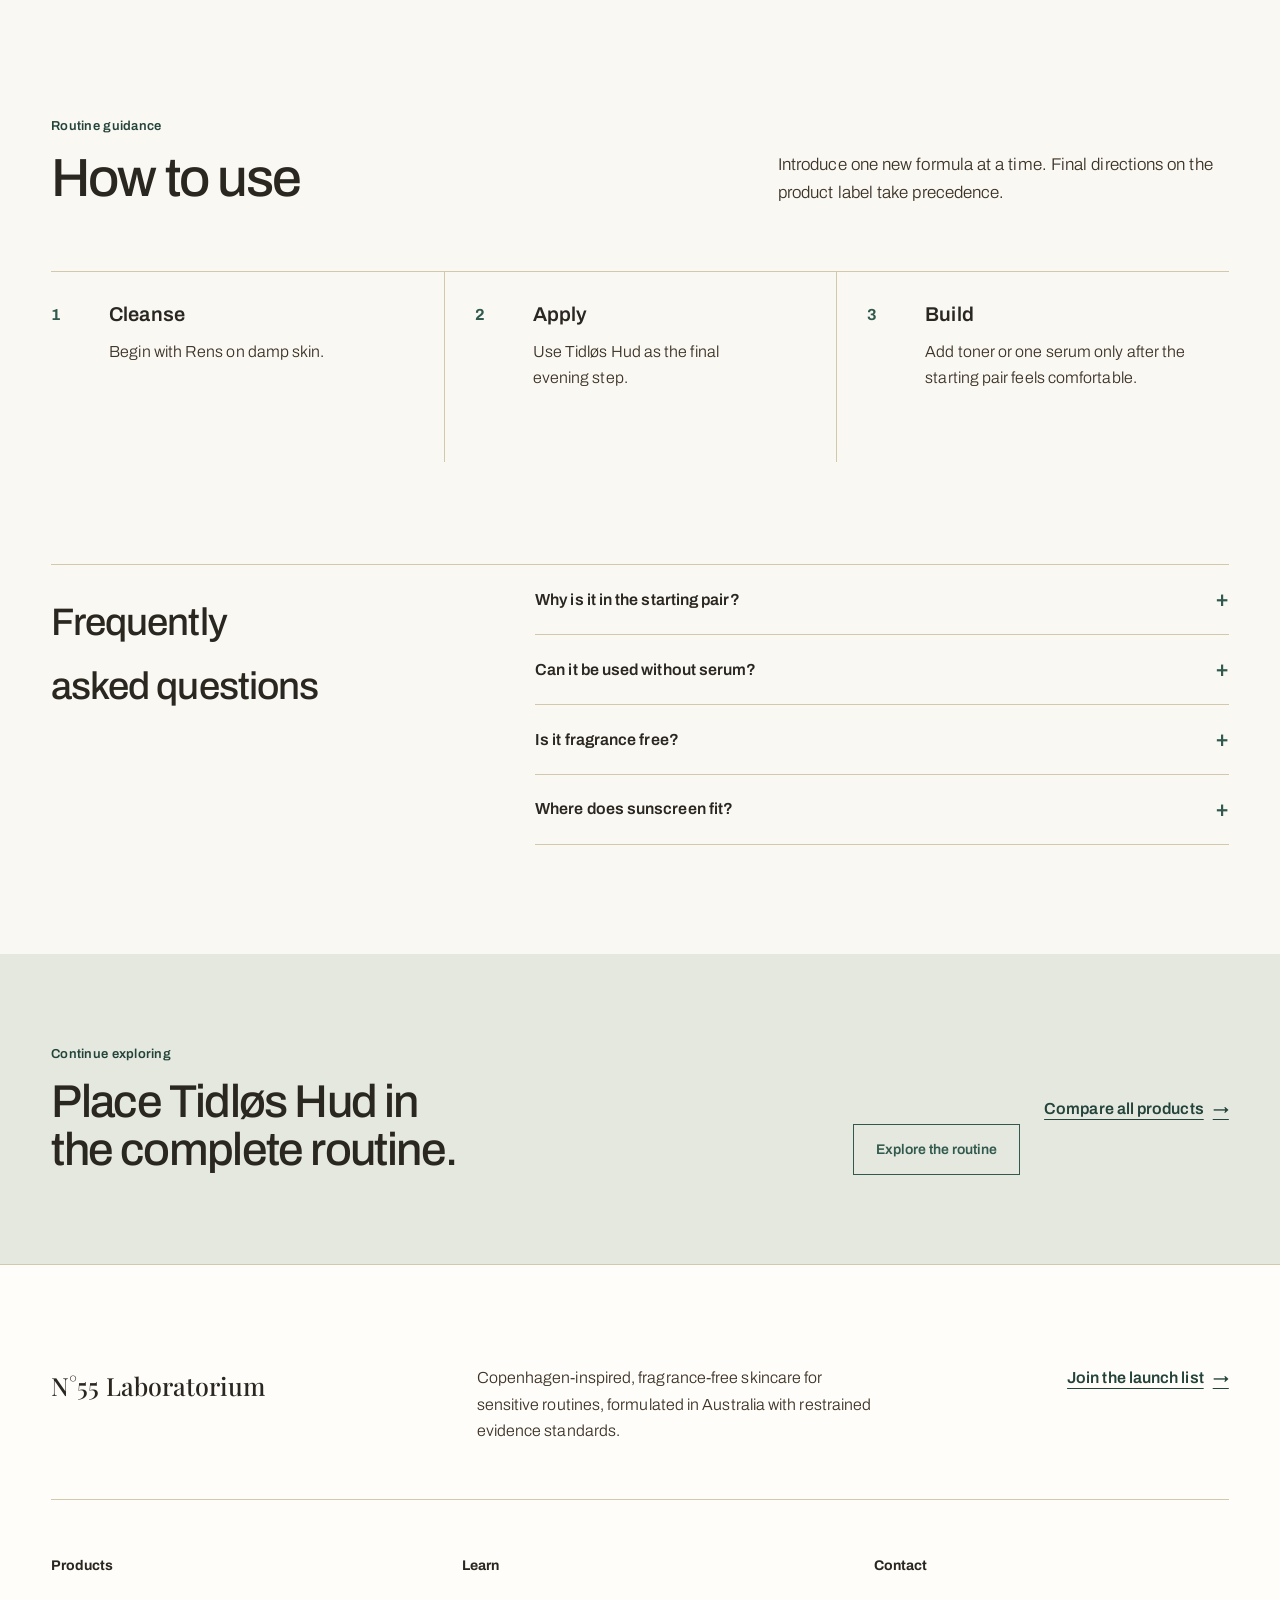
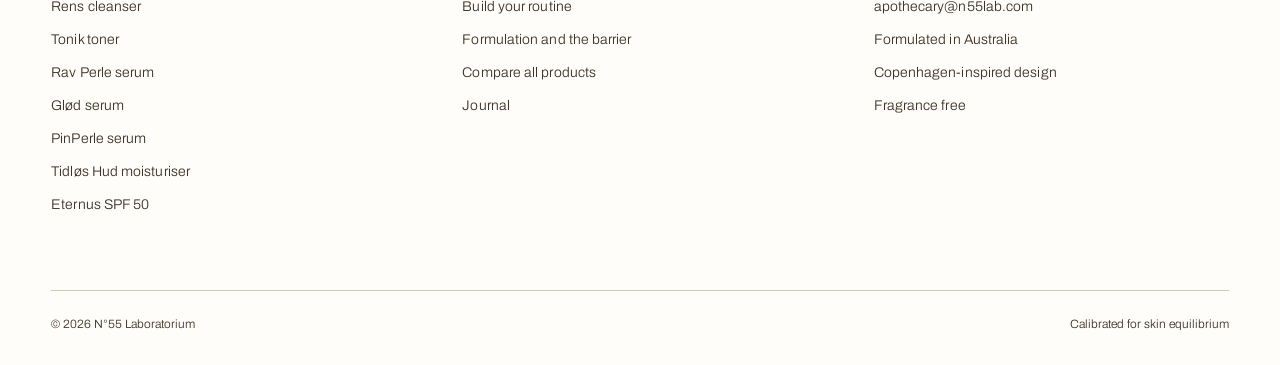
<file: tidlos-hud.html>
<!DOCTYPE html>
<html lang="en">
<head>
<meta charset="UTF-8" />
<meta name="viewport" content="width=device-width, initial-scale=1.0, viewport-fit=cover" />
<meta name="description" content="Tidløs Hud is a fragrance-free peptide and ceramide barrier moisturiser for sensitive and dehydrated skin." />
<title>Tidløs Hud · Renewing Peptide Barrier Cream; N°55 LABORATORIUM</title>
<link rel="icon" href="favicon.svg" type="image/svg+xml" />
<link rel="preconnect" href="https://fonts.googleapis.com" />
<link rel="preconnect" href="https://fonts.gstatic.com" crossorigin />
<link href="https://fonts.googleapis.com/css2?family=Playfair+Display:ital,wght@0,400;0,500;0,700;1,400;1,500&family=Archivo:wght@300;400;500;600&family=JetBrains+Mono:wght@300;400&display=swap" rel="stylesheet" />
<link rel="stylesheet" href="styles.css" />
</head>
<body class="product-page product-tidlos-hud">
<a class="skip-link" href="#main-content">Skip to main content</a>

<!-- ========== NAV ========== -->
<nav class="nav" aria-label="Primary navigation">
  <a href="index.html" class="brand" aria-label="N°55 Laboratorium home"><img src="logo.svg" alt="" width="46" height="63" /></a>
  <button class="nav-toggle" type="button" aria-expanded="false" aria-controls="site-menu">
    <span class="sr-only">Open navigation</span><span aria-hidden="true"></span><span aria-hidden="true"></span>
  </button>
  <div class="links" id="site-menu">
    <a href="index.html">Home</a>
    <a href="skincare.html" aria-current="page">Products</a>
    <a href="system.html">Routine</a>
    <a href="philosophy.html">Science</a>
    <a href="journal.html">Journal</a>
  </div>
  <a class="nav-cta" href="journal.html#launch-list">Join launch list</a>
</nav>
<main id="main-content">
    <section class="product-hero evidence-product-hero">
      <div class="product-visual"><span class="corner tl"></span><span class="corner tr"></span><span class="corner bl"></span><span class="corner br"></span><img class="product-render" src="assets/tidlos-hud.jpg" alt="Tidløs Hud peptide barrier moisturiser packaging" width="320" height="880" /></div>
      <div class="product-info"><div class="breadcrumb"><a href="index.html">N°55</a> · <a href="skincare.html">Products</a> · Tidløs Hud</div><h1>Tidløs Hud</h1><div class="pet">Peptide Barrier Moisturiser</div><p class="lede">A fragrance-free moisturiser designed to reduce routine complexity while supporting hydration and barrier comfort with ceramides, humectants and peptides.</p><div class="tags"><span>Fragrance free</span><span>Starting pair</span><span>Barrier moisturiser</span><span>Ceramide complex</span><span>Age supportive</span></div><div class="price-block"><div class="size">50 g</div><div class="price">AU$ 87.87</div><a class="cta" href="journal.html#launch-list">Join the launch list <span class="arr" aria-hidden="true">→</span></a></div></div>
    </section>
    <nav class="product-subnav" aria-label="On this product page"><a href="#formula">Formula</a><a href="#performance">Testing</a><a href="#ingredient-evidence">Evidence</a><a href="#full-inci">Full INCI</a><a href="#development">Development</a><a href="#responsibility">Responsibility</a><a href="#use">Use &amp; FAQ</a></nav>

    <section class="evidence-section formula-section" id="formula" aria-labelledby="formula-title"><div class="evidence-heading"><div><p class="section-label">Product promise</p><h2 id="formula-title">The routine should have somewhere comfortable to end.</h2></div><p>The formula is organised as a system. Each part has a defined role rather than a decorative ingredient story.</p></div><div class="architecture-list"><article><h3>Emulsion base</h3><p>Balances water and lipid phases in a daily cream format.</p></article><article><h3>Barrier-lipid direction</h3><p>Supports the replenishing role expected from the final evening step.</p></article><article><h3>Peptide direction</h3><p>Provides an age-supportive formulation path without positioning the cream as an aggressive treatment.</p></article></div></section>

    <section class="evidence-section performance-section" id="performance" aria-labelledby="performance-title">
    <div class="evidence-heading"><div><p class="section-label">Evidence status</p><h2 id="performance-title">Performance Testing</h2></div><p>No finished-product performance result is claimed here until the relevant validation work is complete and documented.</p></div>
    <div class="validation-grid"><article><span>Validation area</span><h3>Emulsion stability</h3><p>Long-term separation, appearance and odour require documented validation.</p></article><article><span>Validation area</span><h3>pH and viscosity</h3><p>The final pH and texture profile require confirmation through stability work.</p></article><article><span>Validation area</span><h3>Jar compatibility</h3><p>Pack interaction and use-life performance require assessment.</p></article></div>
    <p class="evidence-disclaimer">This section describes the evidence needed before final commercial claims. It is not a report of completed testing.</p>
  </section>

    <section class="evidence-section ingredient-section" id="ingredient-evidence" aria-labelledby="ingredient-title"><div class="evidence-heading"><div><p class="section-label">Selected literature notes</p><h2 id="ingredient-title">Ingredient Evidence</h2></div><p>The selected literature informs the formulation direction. It does not represent clinical testing of the finished product.</p></div><div class="evidence-disclosures"><details class="evidence-detail"><summary><span><strong>Emulsion architecture</strong><small>Water and lipid phase balance</small></span><span aria-hidden="true">+</span></summary><div><p>Informs the moisturiser’s hydration and barrier-support role.</p></div></details><details class="evidence-detail"><summary><span><strong>Barrier-lipid direction</strong><small>Replenishing formula logic</small></span><span aria-hidden="true">+</span></summary><div><p>Supports the choice to place moisturiser at the centre of the starting routine.</p></div></details><details class="evidence-detail"><summary><span><strong>Peptide direction</strong><small>Age-supportive positioning</small></span><span aria-hidden="true">+</span></summary><div><p>Informs formulation direction without representing clinical proof of the finished cream.</p></div></details></div></section>

    <section class="evidence-section inci-section" id="full-inci" aria-labelledby="inci-title"><div class="evidence-heading"><div><p class="section-label">Current formula record</p><h2 id="inci-title">Tidløs Hud full ingredient declaration</h2></div><p>Published for ingredient transparency while the formulas move through final production and label review.</p></div><p class="inci-declaration">Aqua, Dicaprylyl Carbonate, Glycerin, Propanediol, Cetearyl Alcohol, Isoamyl Laurate, Niacinamide, Caprylic/Capric Triglyceride, Pentylene Glycol, Glyceryl Stearate, Squalane, 1,2-Hexanediol, Coco-Caprylate/Caprate, Xylitol, PEG-100 Stearate, Panthenol, Hydroxyacetophenone, 3-O-Ethyl Ascorbic Acid, Sodium Lauroyl Lactylate, Polyacrylate Crosspolymer-6, Sodium PCA, Ectoin, Hydrogenated Lecithin, Polymethylsilsesquioxane, Allantoin, Beta-Glucan, Tocopherol, Bisabolol, Butylene Glycol, Polysorbate 20, Sodium Hyaluronate, Disodium EDTA, Xanthan Gum, Carbomer, Ceramide NP, Ceramide AP, Phytosphingosine, Cholesterol, Phenoxyethanol, Ethylhexylglycerin, Ceramide EOP, Acetyl Hexapeptide-8, Palmitoyl Tripeptide-1, Palmitoyl Tetrapeptide-7, Hibiscus Sabdariffa Flower Extract.</p><p class="inci-status">Updated from the current moisturiser formula confirmation. No added fragrance is included; final production and artwork approval remain required before commercial release.</p></section>

    <section class="development-section" id="development" aria-labelledby="development-title"><div class="development-copy"><p class="section-label">Lab notebook</p><h2 id="development-title">Development Story</h2><blockquote>“Tidløs Hud was given the most important job in the starting routine: provide a comfortable endpoint after cleansing.”</blockquote><p>The development direction prioritises a rich but usable texture, barrier-conscious lipid support and compatibility with the serum and sunscreen steps that may be added later.</p></div><figure class="development-visual"><img src="assets/tidlos-hud.jpg" alt="Tidløs Hud packaging concept" width="180" height="495" loading="lazy"/><figcaption><span>Development brief</span><ul><li>Comfortable daily finish</li><li>Rich without unnecessary complexity</li><li>Barrier-first role</li><li>Compatibility with later steps</li></ul></figcaption></figure></section>

    <section class="responsibility-section" id="responsibility" aria-labelledby="responsibility-title"><div><p class="section-label">Packaging &amp; Responsibility</p><h2 id="responsibility-title">Responsibility Notes</h2><p>Packaging choices are considered alongside formula performance. These notes describe the current direction, not a claim of environmental perfection.</p></div><dl><div><dt>Primary pack</dt><dd>Jar format currently specified</dd></div><div><dt>Dispensing</dt><dd>Dose control and hygiene remain part of pack review</dd></div><div><dt>Secondary pack</dt><dd>Paperboard and ink coverage kept restrained</dd></div><div><dt>Under review</dt><dd>Material choice, refill feasibility and recyclability remain under evaluation</dd></div></dl></section>

    <section class="evidence-section use-section" id="use" aria-labelledby="use-title"><div class="evidence-heading"><div><p class="section-label">Routine guidance</p><h2 id="use-title">How to use</h2></div><p>Introduce one new formula at a time. Final directions on the product label take precedence.</p></div><ol class="use-steps"><li><span>1</span><div><h3>Cleanse</h3><p>Begin with Rens on damp skin.</p></div></li><li><span>2</span><div><h3>Apply</h3><p>Use Tidløs Hud as the final evening step.</p></div></li><li><span>3</span><div><h3>Build</h3><p>Add toner or one serum only after the starting pair feels comfortable.</p></div></li></ol><div class="faq-block"><h2>Frequently asked questions</h2><details><summary>Why is it in the starting pair?<span aria-hidden="true">+</span></summary><p>Moisturiser gives sensitive skin a simple, consistent endpoint after cleansing.</p></details><details><summary>Can it be used without serum?<span aria-hidden="true">+</span></summary><p>Yes. Serum is optional and can be introduced later.</p></details><details><summary>Is it fragrance free?<span aria-hidden="true">+</span></summary><p>Yes. Tidløs Hud contains no added fragrance.</p></details><details><summary>Where does sunscreen fit?<span aria-hidden="true">+</span></summary><p>Use sunscreen as the final morning step according to its label directions.</p></details></div></section>

    <section class="product-next"><div><p class="section-label">Continue exploring</p><h2>Place Tidløs Hud in the complete routine.</h2></div><a class="button button-secondary" href="system.html">Explore the routine</a><a class="text-link" href="skincare.html">Compare all products <span aria-hidden="true">→</span></a></section>
  </main>
<footer>
  <div class="footer-lead">
    <a href="index.html" class="footer-brand">N°55 Laboratorium</a>
    <p>Copenhagen-inspired, fragrance-free skincare for sensitive routines, formulated in Australia with restrained evidence standards.</p>
    <a class="text-link" href="journal.html#launch-list">Join the launch list <span aria-hidden="true">→</span></a>
  </div>
  <div class="foot-grid">
    <div class="foot-col"><h2>Products</h2><ul>
      <li><a href="rens.html">Rens cleanser</a></li><li><a href="tonik.html">Tonik toner</a></li>
      <li><a href="rav-perle.html">Rav Perle serum</a></li><li><a href="glod.html">Glød serum</a></li><li><a href="serum-3.html">PinPerle serum</a></li>
      <li><a href="tidlos-hud.html">Tidløs Hud moisturiser</a></li><li><a href="eternus.html">Eternus SPF 50</a></li>
    </ul></div>
    <div class="foot-col"><h2>Learn</h2><ul>
      <li><a href="system.html">Build your routine</a></li><li><a href="philosophy.html">Formulation and the barrier</a></li>
      <li><a href="skincare.html">Compare all products</a></li><li><a href="journal.html">Journal</a></li>
    </ul></div>
    <div class="foot-col"><h2>Contact</h2><ul>
      <li><a href="mailto:apothecary@n55lab.com">apothecary@n55lab.com</a></li>
      <li>Formulated in Australia</li><li>Copenhagen-inspired design</li><li>Fragrance free</li>
    </ul></div>
  </div>
  <div class="foot-bottom"><span>© 2026 N°55 Laboratorium</span><span>Calibrated for skin equilibrium</span></div>
</footer>

<script src="evidence-charts.js"></script>
<script src="site.js"></script>
</body>
</html>
</file>
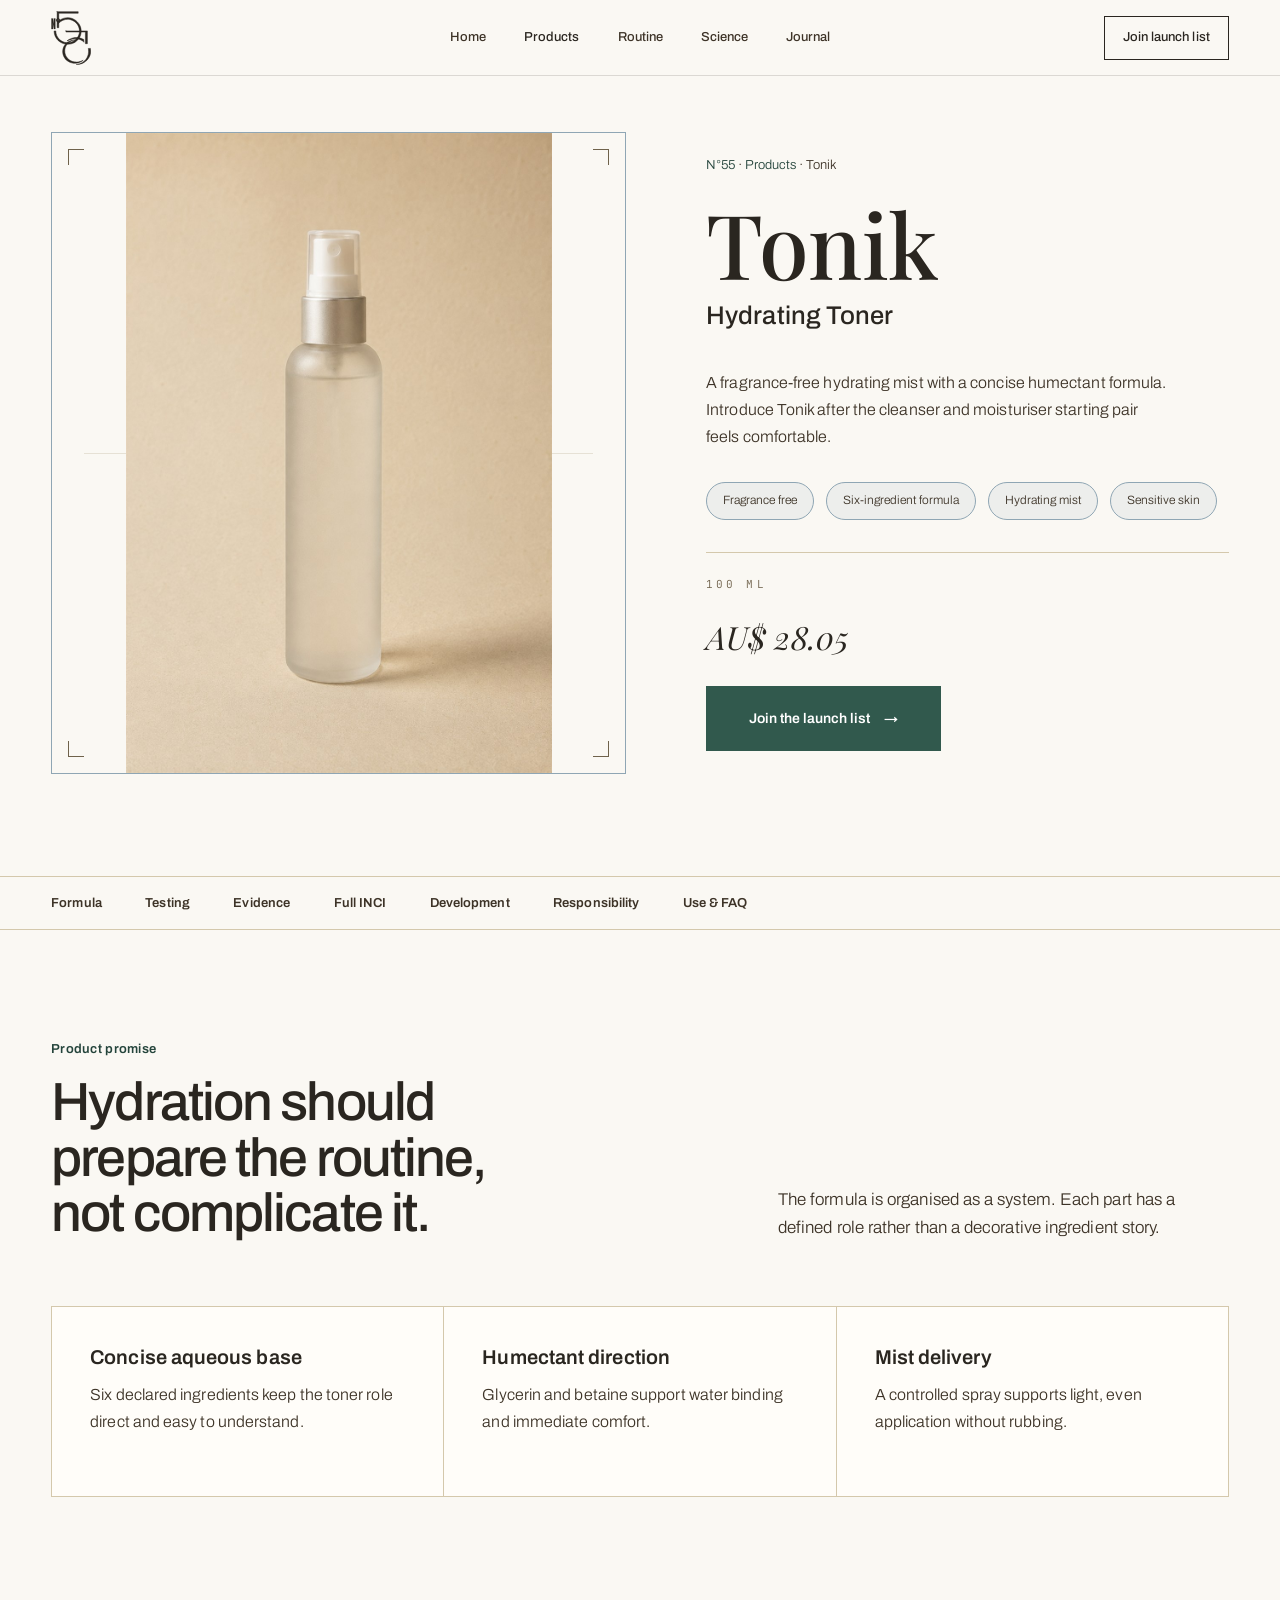
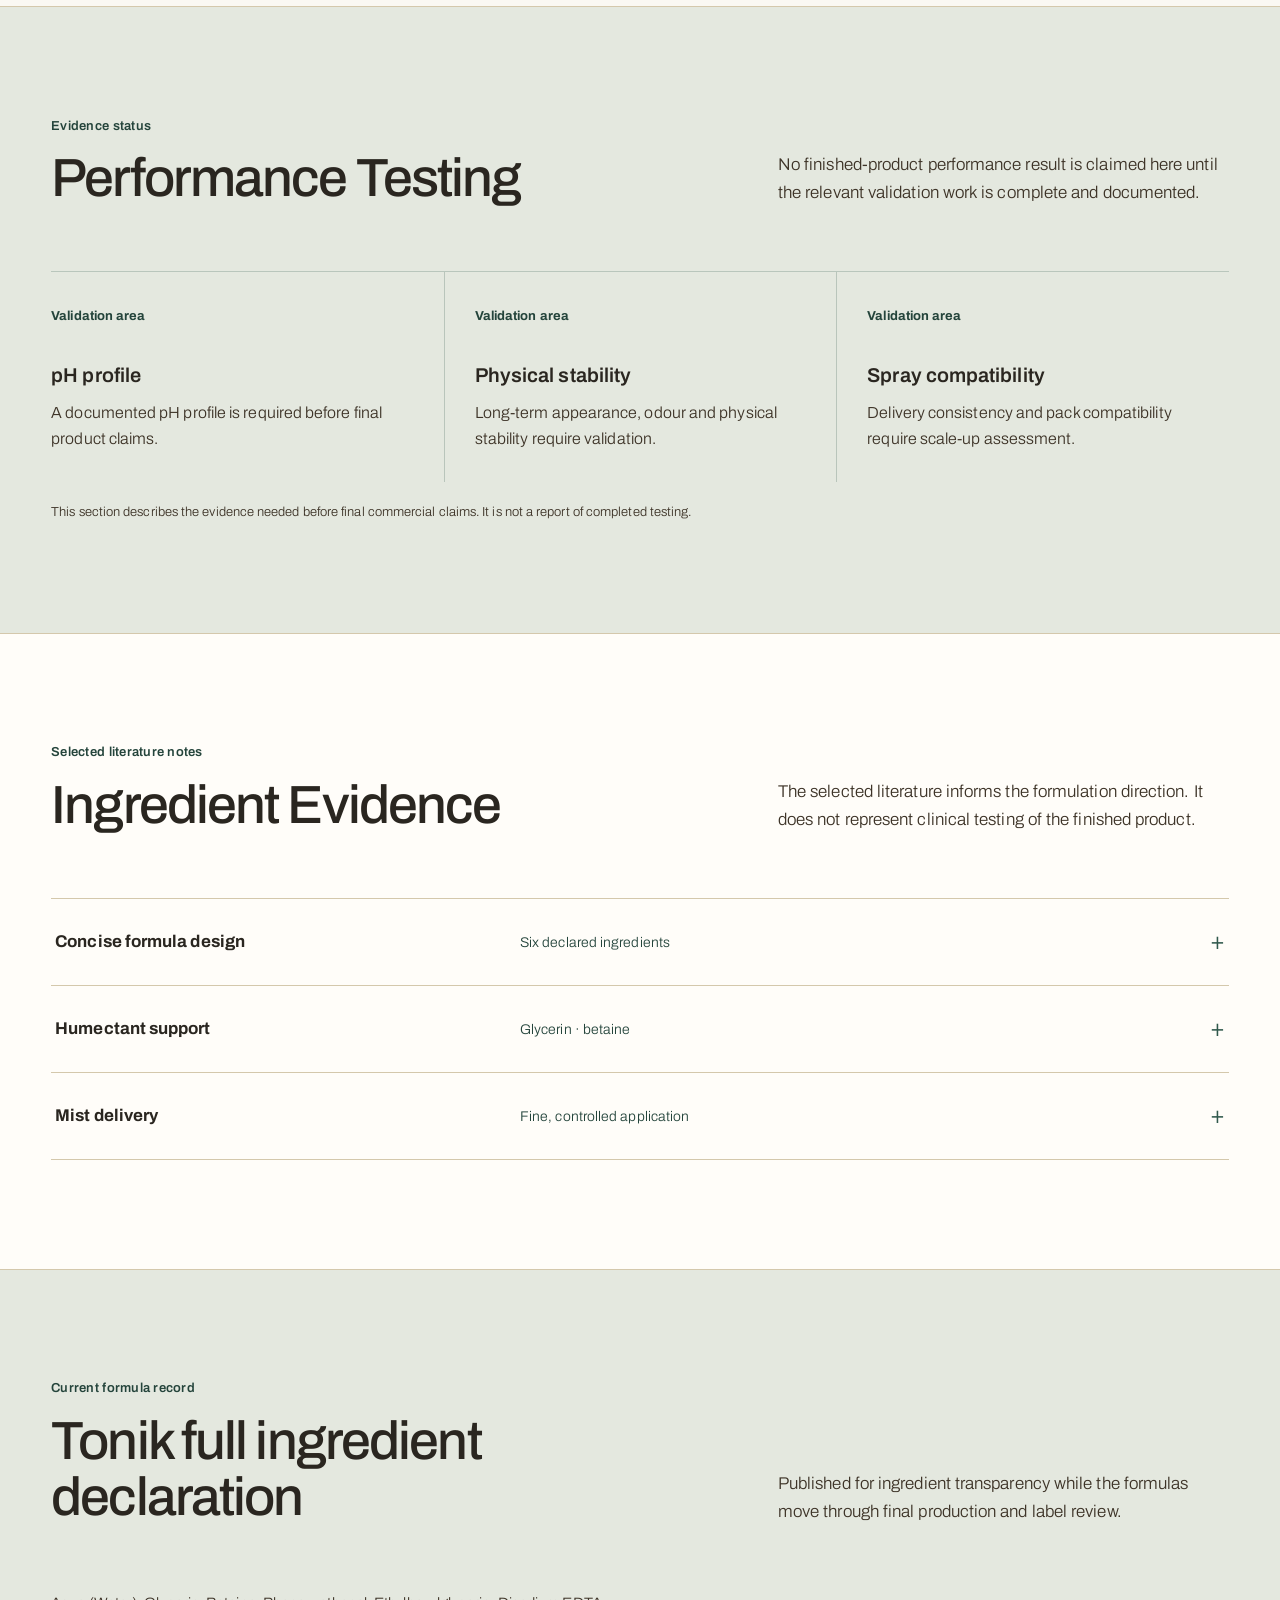
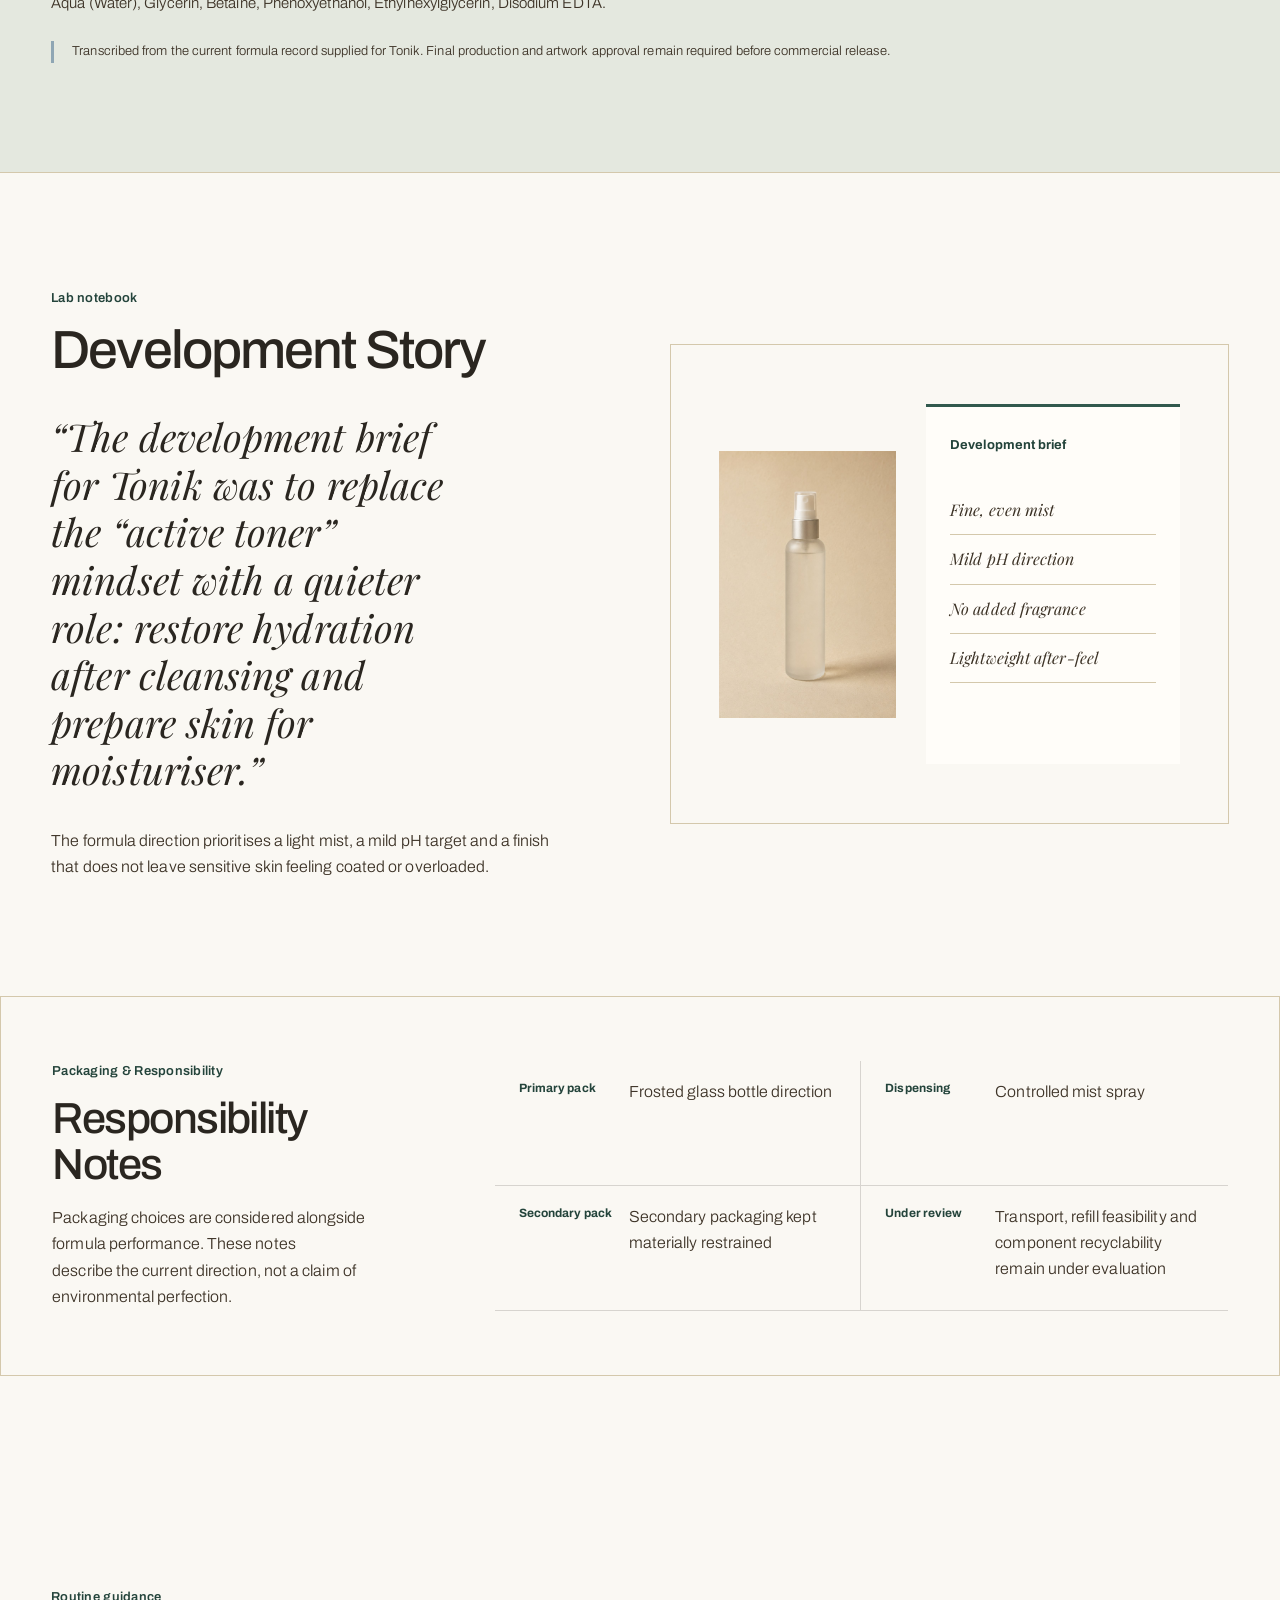
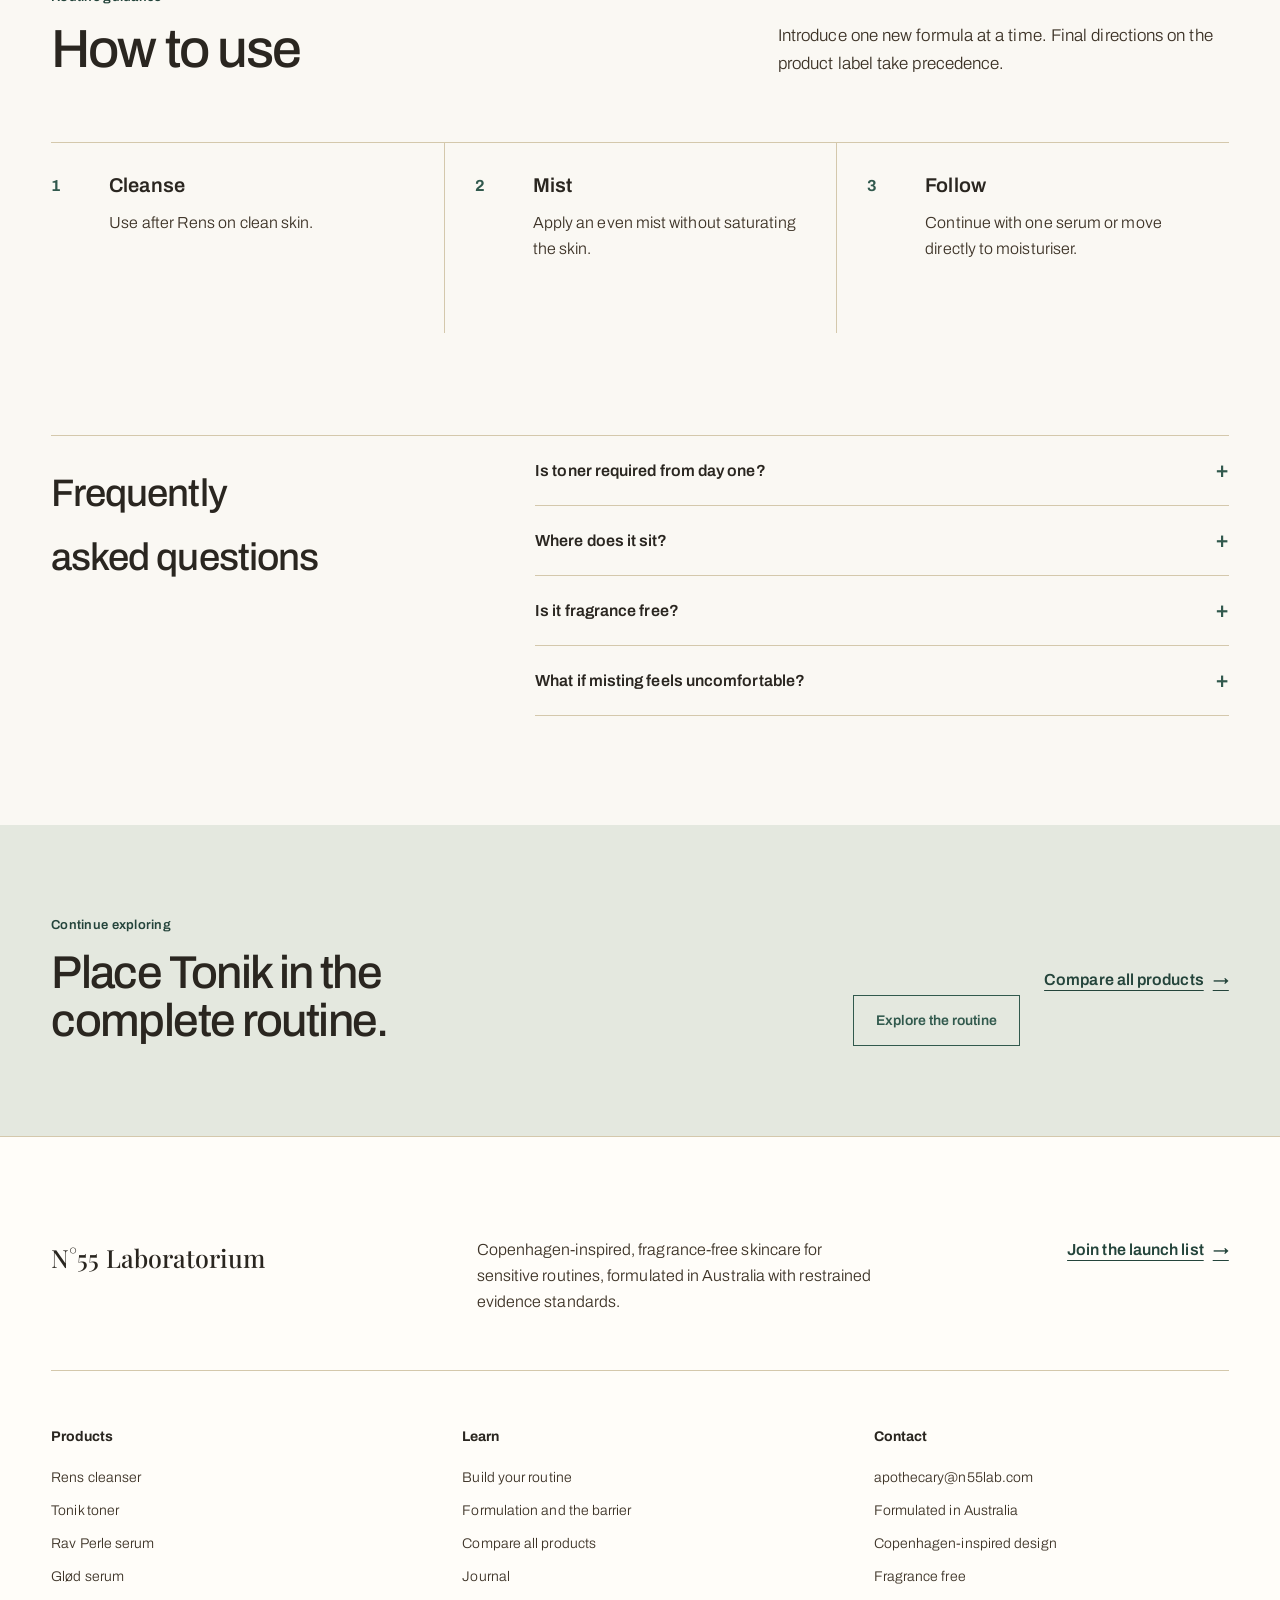
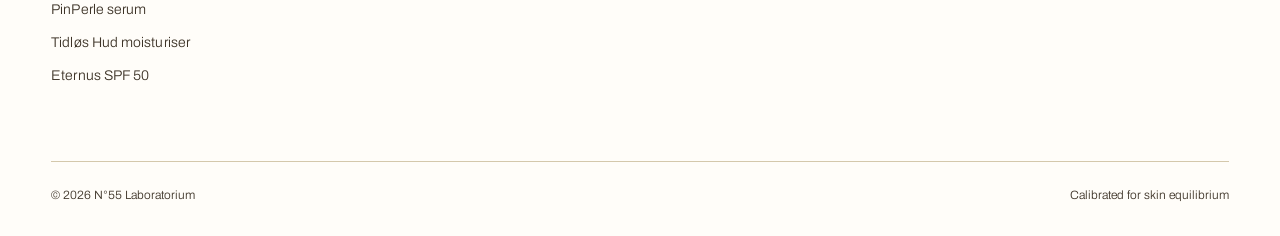
<file: tonik.html>
<!DOCTYPE html>
<html lang="en">
<head>
<meta charset="UTF-8" />
<meta name="viewport" content="width=device-width, initial-scale=1.0, viewport-fit=cover" />
<meta name="description" content="Tonik is a fragrance-free hydrating toner for sensitive and dehydrated skin." />
<title>Tonik · Hydrating Toner; N°55 LABORATORIUM</title>
<link rel="icon" href="favicon.svg" type="image/svg+xml" />
<link rel="preconnect" href="https://fonts.googleapis.com" />
<link rel="preconnect" href="https://fonts.gstatic.com" crossorigin />
<link href="https://fonts.googleapis.com/css2?family=Playfair+Display:ital,wght@0,400;0,500;0,700;1,400;1,500&family=Archivo:wght@300;400;500;600&family=JetBrains+Mono:wght@300;400&display=swap" rel="stylesheet" />
<link rel="stylesheet" href="styles.css" />
</head>
<body class="product-page product-tonik">
<a class="skip-link" href="#main-content">Skip to main content</a>

<!-- ========== NAV ========== -->
<nav class="nav" aria-label="Primary navigation">
  <a href="index.html" class="brand" aria-label="N°55 Laboratorium home"><img src="logo.svg" alt="" width="46" height="63" /></a>
  <button class="nav-toggle" type="button" aria-expanded="false" aria-controls="site-menu">
    <span class="sr-only">Open navigation</span><span aria-hidden="true"></span><span aria-hidden="true"></span>
  </button>
  <div class="links" id="site-menu">
    <a href="index.html">Home</a>
    <a href="skincare.html" aria-current="page">Products</a>
    <a href="system.html">Routine</a>
    <a href="philosophy.html">Science</a>
    <a href="journal.html">Journal</a>
  </div>
  <a class="nav-cta" href="journal.html#launch-list">Join launch list</a>
</nav>
<main id="main-content">
    <section class="product-hero evidence-product-hero">
      <div class="product-visual"><span class="corner tl"></span><span class="corner tr"></span><span class="corner bl"></span><span class="corner br"></span><img class="product-render" src="assets/tonik.jpg" alt="Tonik hydrating toner spray bottle" width="1000" height="1502" /></div>
      <div class="product-info"><div class="breadcrumb"><a href="index.html">N°55</a> · <a href="skincare.html">Products</a> · Tonik</div><h1>Tonik</h1><div class="pet">Hydrating Toner</div><p class="lede">A fragrance-free hydrating mist with a concise humectant formula. Introduce Tonik after the cleanser and moisturiser starting pair feels comfortable.</p><div class="tags"><span>Fragrance free</span><span>Six-ingredient formula</span><span>Hydrating mist</span><span>Sensitive skin</span></div><div class="price-block"><div class="size">100 mL</div><div class="price">AU$ 28.05</div><a class="cta" href="journal.html#launch-list">Join the launch list <span class="arr" aria-hidden="true">→</span></a></div></div>
    </section>
    <nav class="product-subnav" aria-label="On this product page"><a href="#formula">Formula</a><a href="#performance">Testing</a><a href="#ingredient-evidence">Evidence</a><a href="#full-inci">Full INCI</a><a href="#development">Development</a><a href="#responsibility">Responsibility</a><a href="#use">Use &amp; FAQ</a></nav>

    <section class="evidence-section formula-section" id="formula" aria-labelledby="formula-title"><div class="evidence-heading"><div><p class="section-label">Product promise</p><h2 id="formula-title">Hydration should prepare the routine, not complicate it.</h2></div><p>The formula is organised as a system. Each part has a defined role rather than a decorative ingredient story.</p></div><div class="architecture-list"><article><h3>Concise aqueous base</h3><p>Six declared ingredients keep the toner role direct and easy to understand.</p></article><article><h3>Humectant direction</h3><p>Glycerin and betaine support water binding and immediate comfort.</p></article><article><h3>Mist delivery</h3><p>A controlled spray supports light, even application without rubbing.</p></article></div></section>

    <section class="evidence-section performance-section" id="performance" aria-labelledby="performance-title">
    <div class="evidence-heading"><div><p class="section-label">Evidence status</p><h2 id="performance-title">Performance Testing</h2></div><p>No finished-product performance result is claimed here until the relevant validation work is complete and documented.</p></div>
    <div class="validation-grid"><article><span>Validation area</span><h3>pH profile</h3><p>A documented pH profile is required before final product claims.</p></article><article><span>Validation area</span><h3>Physical stability</h3><p>Long-term appearance, odour and physical stability require validation.</p></article><article><span>Validation area</span><h3>Spray compatibility</h3><p>Delivery consistency and pack compatibility require scale-up assessment.</p></article></div>
    <p class="evidence-disclaimer">This section describes the evidence needed before final commercial claims. It is not a report of completed testing.</p>
  </section>

    <section class="evidence-section ingredient-section" id="ingredient-evidence" aria-labelledby="ingredient-title"><div class="evidence-heading"><div><p class="section-label">Selected literature notes</p><h2 id="ingredient-title">Ingredient Evidence</h2></div><p>The selected literature informs the formulation direction. It does not represent clinical testing of the finished product.</p></div><div class="evidence-disclosures"><details class="evidence-detail"><summary><span><strong>Concise formula design</strong><small>Six declared ingredients</small></span><span aria-hidden="true">+</span></summary><div><p>Keeps the toner focused on hydration and delivery rather than an additional active-treatment step.</p></div></details><details class="evidence-detail"><summary><span><strong>Humectant support</strong><small>Glycerin · betaine</small></span><span aria-hidden="true">+</span></summary><div><p>Selected to support hydration and a comfortable after-feel.</p></div></details><details class="evidence-detail"><summary><span><strong>Mist delivery</strong><small>Fine, controlled application</small></span><span aria-hidden="true">+</span></summary><div><p>Reduces the need for friction during application.</p></div></details></div></section>

    <section class="evidence-section inci-section" id="full-inci" aria-labelledby="inci-title"><div class="evidence-heading"><div><p class="section-label">Current formula record</p><h2 id="inci-title">Tonik full ingredient declaration</h2></div><p>Published for ingredient transparency while the formulas move through final production and label review.</p></div><p class="inci-declaration">Aqua (Water), Glycerin, Betaine, Phenoxyethanol, Ethylhexylglycerin, Disodium EDTA.</p><p class="inci-status">Transcribed from the current formula record supplied for Tonik. Final production and artwork approval remain required before commercial release.</p></section>

    <section class="development-section" id="development" aria-labelledby="development-title"><div class="development-copy"><p class="section-label">Lab notebook</p><h2 id="development-title">Development Story</h2><blockquote>“The development brief for Tonik was to replace the “active toner” mindset with a quieter role: restore hydration after cleansing and prepare skin for moisturiser.”</blockquote><p>The formula direction prioritises a light mist, a mild pH target and a finish that does not leave sensitive skin feeling coated or overloaded.</p></div><figure class="development-visual"><img src="assets/tonik.jpg" alt="Tonik hydrating toner spray bottle render" width="1000" height="1502" loading="lazy"/><figcaption><span>Development brief</span><ul><li>Fine, even mist</li><li>Mild pH direction</li><li>No added fragrance</li><li>Lightweight after-feel</li></ul></figcaption></figure></section>

    <section class="responsibility-section" id="responsibility" aria-labelledby="responsibility-title"><div><p class="section-label">Packaging &amp; Responsibility</p><h2 id="responsibility-title">Responsibility Notes</h2><p>Packaging choices are considered alongside formula performance. These notes describe the current direction, not a claim of environmental perfection.</p></div><dl><div><dt>Primary pack</dt><dd>Frosted glass bottle direction</dd></div><div><dt>Dispensing</dt><dd>Controlled mist spray</dd></div><div><dt>Secondary pack</dt><dd>Secondary packaging kept materially restrained</dd></div><div><dt>Under review</dt><dd>Transport, refill feasibility and component recyclability remain under evaluation</dd></div></dl></section>

    <section class="evidence-section use-section" id="use" aria-labelledby="use-title"><div class="evidence-heading"><div><p class="section-label">Routine guidance</p><h2 id="use-title">How to use</h2></div><p>Introduce one new formula at a time. Final directions on the product label take precedence.</p></div><ol class="use-steps"><li><span>1</span><div><h3>Cleanse</h3><p>Use after Rens on clean skin.</p></div></li><li><span>2</span><div><h3>Mist</h3><p>Apply an even mist without saturating the skin.</p></div></li><li><span>3</span><div><h3>Follow</h3><p>Continue with one serum or move directly to moisturiser.</p></div></li></ol><div class="faq-block"><h2>Frequently asked questions</h2><details><summary>Is toner required from day one?<span aria-hidden="true">+</span></summary><p>No. Begin with cleanser and moisturiser, then introduce Tonik when skin feels comfortable.</p></details><details><summary>Where does it sit?<span aria-hidden="true">+</span></summary><p>After cleanser and before serum or moisturiser.</p></details><details><summary>Is it fragrance free?<span aria-hidden="true">+</span></summary><p>Yes. Tonik contains no added fragrance.</p></details><details><summary>What if misting feels uncomfortable?<span aria-hidden="true">+</span></summary><p>Stop use and return to the starting pair. Seek professional advice for persistent irritation.</p></details></div></section>

    <section class="product-next"><div><p class="section-label">Continue exploring</p><h2>Place Tonik in the complete routine.</h2></div><a class="button button-secondary" href="system.html">Explore the routine</a><a class="text-link" href="skincare.html">Compare all products <span aria-hidden="true">→</span></a></section>
  </main>
<footer>
  <div class="footer-lead">
    <a href="index.html" class="footer-brand">N°55 Laboratorium</a>
    <p>Copenhagen-inspired, fragrance-free skincare for sensitive routines, formulated in Australia with restrained evidence standards.</p>
    <a class="text-link" href="journal.html#launch-list">Join the launch list <span aria-hidden="true">→</span></a>
  </div>
  <div class="foot-grid">
    <div class="foot-col"><h2>Products</h2><ul>
      <li><a href="rens.html">Rens cleanser</a></li><li><a href="tonik.html">Tonik toner</a></li>
      <li><a href="rav-perle.html">Rav Perle serum</a></li><li><a href="glod.html">Glød serum</a></li><li><a href="serum-3.html">PinPerle serum</a></li>
      <li><a href="tidlos-hud.html">Tidløs Hud moisturiser</a></li><li><a href="eternus.html">Eternus SPF 50</a></li>
    </ul></div>
    <div class="foot-col"><h2>Learn</h2><ul>
      <li><a href="system.html">Build your routine</a></li><li><a href="philosophy.html">Formulation and the barrier</a></li>
      <li><a href="skincare.html">Compare all products</a></li><li><a href="journal.html">Journal</a></li>
    </ul></div>
    <div class="foot-col"><h2>Contact</h2><ul>
      <li><a href="mailto:apothecary@n55lab.com">apothecary@n55lab.com</a></li>
      <li>Formulated in Australia</li><li>Copenhagen-inspired design</li><li>Fragrance free</li>
    </ul></div>
  </div>
  <div class="foot-bottom"><span>© 2026 N°55 Laboratorium</span><span>Calibrated for skin equilibrium</span></div>
</footer>

<script src="evidence-charts.js"></script>
<script src="site.js"></script>
</body>
</html>
</file>
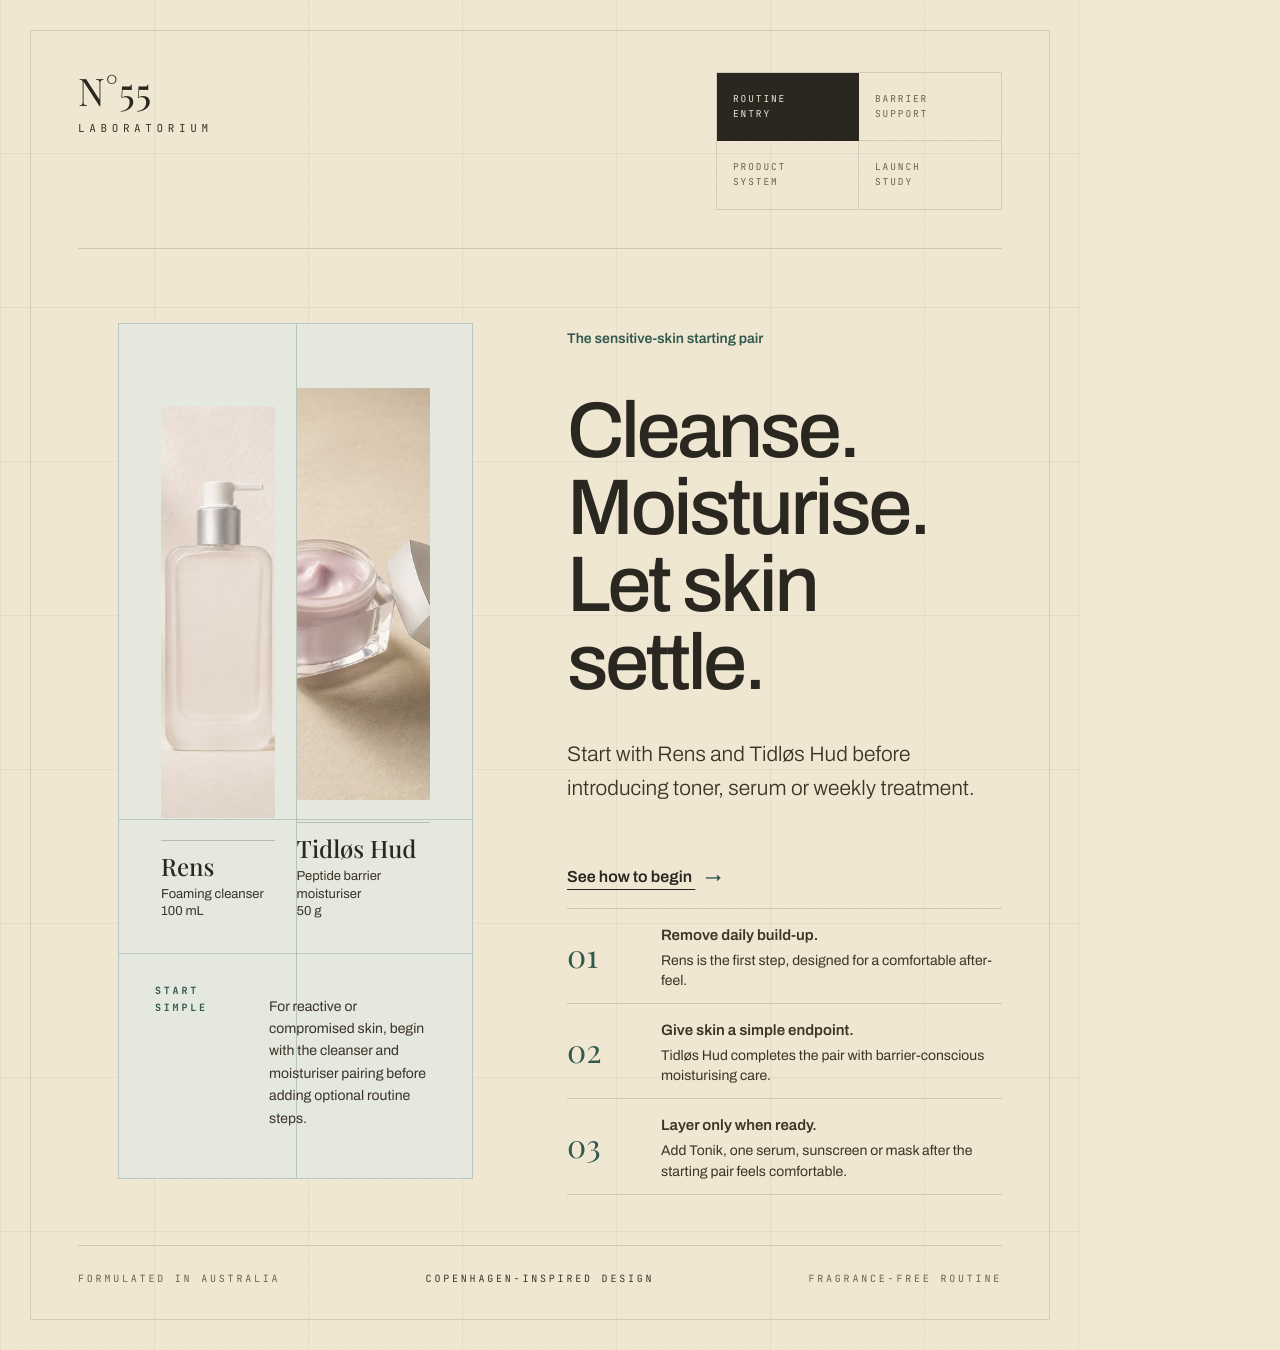
<file: assets/posters/n55-starting-pair-site-poster.html>
<!doctype html>
<html lang="en">
<head>
  <meta charset="utf-8" />
  <meta name="viewport" content="width=device-width, initial-scale=1" />
  <title>N°55 Starting Pair Poster</title>
  <link rel="preconnect" href="https://fonts.googleapis.com" />
  <link rel="preconnect" href="https://fonts.gstatic.com" crossorigin />
  <link href="https://fonts.googleapis.com/css2?family=Playfair+Display:ital,wght@0,400;0,500;1,400&family=Archivo:wght@300;400;500;600&family=JetBrains+Mono:wght@300;400&display=swap" rel="stylesheet" />
  <style>
    :root {
      --paper: #EFE7D2;
      --paper-2: #E8DFC6;
      --paper-3: #DDD2B5;
      --ink: #2A2620;
      --graphite: #3D3327;
      --taupe: #6F624B;
      --mist: #BFB59C;
      --hair: #D4C8AC;
      --signal: #31594D;
      --surface: #FAF8F3;
      --surface-sage: #E4E8DF;
      --f-serif: "Playfair Display", "Times New Roman", serif;
      --f-sans: "Archivo", "Helvetica Neue", Arial, sans-serif;
      --f-mono: "JetBrains Mono", ui-monospace, monospace;
    }

    * { box-sizing: border-box; }

    html,
    body {
      width: 1080px;
      height: 1350px;
      margin: 0;
      overflow: hidden;
      background: var(--paper);
      color: var(--ink);
      font-family: var(--f-sans);
      -webkit-font-smoothing: antialiased;
      text-rendering: geometricPrecision;
    }

    body {
      display: grid;
      place-items: center;
    }

    .poster {
      position: relative;
      width: 1080px;
      height: 1350px;
      padding: 72px 78px 68px;
      background:
        linear-gradient(90deg, rgba(42, 38, 32, .055) 1px, transparent 1px) 0 0 / 154px 154px,
        linear-gradient(0deg, rgba(42, 38, 32, .05) 1px, transparent 1px) 0 0 / 154px 154px,
        var(--paper);
      isolation: isolate;
    }

    .poster::before {
      content: "";
      position: absolute;
      inset: 30px;
      border: 1px solid color-mix(in srgb, var(--ink) 14%, transparent);
      pointer-events: none;
    }

    .poster::after {
      content: "";
      position: absolute;
      inset: 0;
      background-image: radial-gradient(rgba(42, 38, 32, .08) .55px, transparent .55px);
      background-size: 5px 5px;
      opacity: .12;
      mix-blend-mode: multiply;
      pointer-events: none;
      z-index: -1;
    }

    .masthead {
      display: grid;
      grid-template-columns: 1fr auto;
      gap: 48px;
      align-items: start;
      padding-bottom: 38px;
      border-bottom: 1px solid var(--hair);
    }

    .brand {
      font-family: var(--f-serif);
      font-size: 38px;
      line-height: 1;
      letter-spacing: .02em;
    }

    .brand small {
      display: block;
      margin-top: 14px;
      color: var(--graphite);
      font-family: var(--f-mono);
      font-size: 11px;
      letter-spacing: .42em;
      text-transform: uppercase;
    }

    .meta {
      display: grid;
      grid-template-columns: 142px 142px;
      border: 1px solid color-mix(in srgb, var(--ink) 14%, transparent);
      color: var(--taupe);
      font-family: var(--f-mono);
      font-size: 9.5px;
      line-height: 1.55;
      letter-spacing: .2em;
      text-transform: uppercase;
    }

    .meta span {
      min-height: 68px;
      padding: 14px 16px;
      display: grid;
      align-content: center;
      border-right: 1px solid color-mix(in srgb, var(--ink) 14%, transparent);
      border-bottom: 1px solid color-mix(in srgb, var(--ink) 14%, transparent);
    }

    .meta span:nth-child(2n) { border-right: 0; }
    .meta span:nth-child(n + 3) { border-bottom: 0; }
    .meta .active { background: var(--ink); color: var(--paper); }

    .layout {
      display: grid;
      grid-template-columns: 1fr 1fr;
      gap: 54px;
      padding-top: 58px;
    }

    .image-field {
      position: relative;
      min-height: 790px;
      background: var(--surface-sage);
      border: 1px solid color-mix(in srgb, var(--signal) 22%, transparent);
      display: grid;
      grid-template-rows: 1fr auto;
      overflow: hidden;
    }

    .image-field::before,
    .image-field::after {
      content: "";
      position: absolute;
      background: color-mix(in srgb, var(--signal) 24%, transparent);
    }

    .image-field::before {
      left: 50%;
      top: 0;
      bottom: 0;
      width: 1px;
    }

    .image-field::after {
      left: 0;
      right: 0;
      top: 58%;
      height: 1px;
    }

    .product-pair {
      position: relative;
      z-index: 1;
      display: grid;
      grid-template-columns: .92fr 1.08fr;
      gap: 22px;
      align-items: end;
      padding: 64px 42px 32px;
    }

    .product-tile {
      min-width: 0;
      display: grid;
      align-content: end;
      gap: 22px;
    }

    .product-photo {
      height: 412px;
      display: grid;
      place-items: end center;
      overflow: hidden;
      background: var(--paper-2);
    }

    .product-photo img {
      width: 100%;
      height: 100%;
      object-fit: cover;
      display: block;
      filter: saturate(.96) contrast(.98);
    }

    .product-caption {
      padding-top: 14px;
      border-top: 1px solid color-mix(in srgb, var(--ink) 23%, transparent);
      display: grid;
      gap: 7px;
    }

    .product-caption strong {
      font-family: var(--f-serif);
      font-size: 24px;
      font-weight: 500;
      line-height: 1;
    }

    .product-caption span {
      color: var(--graphite);
      font-size: 13px;
      line-height: 1.35;
    }

    .field-note {
      position: relative;
      z-index: 1;
      padding: 28px 36px 34px;
      border-top: 1px solid color-mix(in srgb, var(--signal) 22%, transparent);
      display: grid;
      grid-template-columns: 92px 1fr;
      gap: 22px;
      color: var(--graphite);
      font-size: 14px;
      line-height: 1.6;
    }

    .field-note strong {
      color: var(--signal);
      font-family: var(--f-mono);
      font-size: 10px;
      letter-spacing: .28em;
      line-height: 1.7;
      text-transform: uppercase;
    }

    .copy {
      min-height: 790px;
      display: flex;
      flex-direction: column;
      padding: 8px 0 0;
    }

    .section-label {
      color: var(--signal);
      font-family: var(--f-sans);
      font-size: 14px;
      font-weight: 600;
      line-height: 1.4;
    }

    h1 {
      margin: 30px 0 0;
      max-width: 8.5ch;
      font-family: var(--f-sans);
      font-size: 79px;
      font-weight: 500;
      line-height: .98;
      letter-spacing: -.04em;
      text-wrap: balance;
    }

    .lede {
      max-width: 35ch;
      margin-top: 36px;
      color: var(--graphite);
      font-size: 21px;
      font-weight: 300;
      line-height: 1.62;
    }

    .text-link {
      width: fit-content;
      margin-top: 42px;
      color: var(--ink);
      font-size: 16px;
      font-weight: 600;
      text-decoration: underline;
      text-underline-offset: 7px;
      text-decoration-thickness: 1px;
    }

    .text-link span {
      display: inline-block;
      margin-left: 10px;
      color: var(--signal);
    }

    .principles {
      margin-top: auto;
      border-top: 1px solid var(--hair);
      border-bottom: 1px solid var(--hair);
    }

    .principle {
      min-height: 95px;
      display: grid;
      grid-template-columns: 72px 1fr;
      gap: 22px;
      align-items: center;
      border-bottom: 1px solid var(--hair);
    }

    .principle:last-child { border-bottom: 0; }

    .principle .n {
      color: var(--signal);
      font-family: var(--f-serif);
      font-size: 32px;
      line-height: 1;
    }

    .principle strong {
      display: block;
      font-size: 15px;
      font-weight: 600;
      line-height: 1.35;
    }

    .principle span:last-child {
      display: block;
      margin-top: 5px;
      color: var(--graphite);
      font-size: 14px;
      line-height: 1.45;
    }

    .bottom {
      margin-top: 50px;
      padding-top: 24px;
      border-top: 1px solid var(--hair);
      display: grid;
      grid-template-columns: 1fr auto 1fr;
      gap: 32px;
      align-items: end;
      color: var(--taupe);
      font-family: var(--f-mono);
      font-size: 10px;
      letter-spacing: .28em;
      line-height: 1.8;
      text-transform: uppercase;
    }

    .bottom .center {
      text-align: center;
      color: var(--graphite);
    }

    .bottom .right { text-align: right; }
  </style>
</head>
<body>
  <main class="poster" aria-label="N°55 Laboratorium sensitive-skin starting pair poster">
    <header class="masthead">
      <div class="brand">
        N°55
        <small>Laboratorium</small>
      </div>
      <div class="meta" aria-label="Poster sections">
        <span class="active">Routine<br />entry</span>
        <span>Barrier<br />support</span>
        <span>Product<br />system</span>
        <span>Launch<br />study</span>
      </div>
    </header>

    <section class="layout">
      <figure class="image-field">
        <div class="product-pair">
          <div class="product-tile">
            <div class="product-photo">
              <img src="../rens.jpg" alt="Rens foaming cleanser bottle" />
            </div>
            <figcaption class="product-caption">
              <strong>Rens</strong>
              <span>Foaming cleanser<br />100 mL</span>
            </figcaption>
          </div>
          <div class="product-tile">
            <div class="product-photo">
              <img src="../tidlos-hud.jpg" alt="Tidløs Hud moisturiser jar" />
            </div>
            <figcaption class="product-caption">
              <strong>Tidløs Hud</strong>
              <span>Peptide barrier moisturiser<br />50 g</span>
            </figcaption>
          </div>
        </div>
        <div class="field-note">
          <strong>Start<br />simple</strong>
          <p>For reactive or compromised skin, begin with the cleanser and moisturiser pairing before adding optional routine steps.</p>
        </div>
      </figure>

      <div class="copy">
        <p class="section-label">The sensitive-skin starting pair</p>
        <h1>Cleanse. Moisturise. Let skin settle.</h1>
        <p class="lede">Start with Rens and Tidløs Hud before introducing toner, serum or weekly treatment.</p>
        <a class="text-link">See how to begin <span aria-hidden="true">→</span></a>

        <div class="principles" aria-label="Starting pair logic">
          <div class="principle">
            <span class="n">01</span>
            <span><strong>Remove daily build-up.</strong><span>Rens is the first step, designed for a comfortable after-feel.</span></span>
          </div>
          <div class="principle">
            <span class="n">02</span>
            <span><strong>Give skin a simple endpoint.</strong><span>Tidløs Hud completes the pair with barrier-conscious moisturising care.</span></span>
          </div>
          <div class="principle">
            <span class="n">03</span>
            <span><strong>Layer only when ready.</strong><span>Add Tonik, one serum, sunscreen or mask after the starting pair feels comfortable.</span></span>
          </div>
        </div>
      </div>
    </section>

    <footer class="bottom">
      <div>Formulated in Australia</div>
      <div class="center">Copenhagen-inspired design</div>
      <div class="right">Fragrance-free routine</div>
    </footer>
  </main>
</body>
</html>
</file>
<file: styles.css>
/* =================================================================
   N°55 LABORATORIUM — shared stylesheet
   ================================================================= */

/* ----- Reset & base ----- */
*, *::before, *::after { box-sizing: border-box; margin: 0; padding: 0; }
html { scroll-behavior: smooth; }
body {
  background: var(--paper);
  color: var(--ink);
  font-family: var(--f-sans);
  font-weight: 300;
  font-size: 15px;
  line-height: 1.6;
  letter-spacing: 0.005em;
  -webkit-font-smoothing: antialiased;
  overflow-x: hidden;
}

/* ----- Design tokens ----- */
:root {
  --paper:    #EFE7D2;
  --paper-2:  #E8DFC6;
  --paper-3:  #DDD2B5;
  --ink:      #2A2620;
  --graphite: #3D3327;
  --taupe:    #6F624B;
  --mist:     #BFB59C;
  --hair:     #D4C8AC;
  --sage:     #92957C;

  --f-serif: 'Playfair Display', 'Times New Roman', serif;
  --f-sans:  'Archivo', 'Helvetica Neue', Arial, sans-serif;
  --f-mono:  'JetBrains Mono', ui-monospace, monospace;

  --max: 1480px;
  --pad: clamp(20px, 4vw, 64px);
}

::selection { background: var(--ink); color: var(--paper); }

/* =================================================================
   NAVIGATION (shared on every page)
   ================================================================= */
.nav {
  position: fixed;
  top: 0; left: 0; right: 0;
  z-index: 50;
  display: grid;
  grid-template-columns: 1fr auto 1fr;
  align-items: center;
  padding: 22px var(--pad);
  background: rgba(239, 231, 210, 0.85);
  backdrop-filter: blur(12px);
  -webkit-backdrop-filter: blur(12px);
  border-bottom: 1px solid var(--hair);
  transition: background .35s ease;
}
.nav .brand {
  text-decoration: none;
  justify-self: start;
  display: inline-flex;
  align-items: center;
  min-width: 44px;
  min-height: 44px;
}
.nav .brand img {
  display: block;
  width: auto;
  height: 54px;
}
.nav .links {
  display: flex;
  gap: 42px;
  justify-self: center;
}
.nav .links a {
  font-family: var(--f-mono);
  font-size: 11px;
  letter-spacing: 0.28em;
  text-transform: uppercase;
  color: var(--graphite);
  text-decoration: none;
  position: relative;
  transition: color .3s ease;
}
.nav .links a:hover, .nav .links a.active { color: var(--ink); }
.nav .links a::after {
  content: '';
  position: absolute;
  left: 0; right: 0; bottom: -6px;
  height: 1px;
  background: var(--ink);
  transform: scaleX(0);
  transform-origin: left;
  transition: transform .35s cubic-bezier(.7,0,.3,1);
}
.nav .links a:hover::after, .nav .links a.active::after { transform: scaleX(1); }
.nav .meta {
  justify-self: end;
  font-family: var(--f-mono);
  font-size: 10.5px;
  letter-spacing: 0.28em;
  text-transform: uppercase;
  color: var(--taupe);
  display: flex;
  gap: 22px;
}
.nav .meta a {
  color: var(--taupe);
  text-decoration: none;
  transition: color .3s ease;
}
.nav .meta a:hover { color: var(--ink); }

/* =================================================================
   FOOTER (shared on every page)
   ================================================================= */
footer {
  margin-top: 80px;
  border-top: 1px solid var(--hair);
  padding: 80px var(--pad) 36px;
  max-width: var(--max);
  margin-left: auto;
  margin-right: auto;
}
.foot-closing {
  text-align: center;
  margin-bottom: 56px;
  font-family: var(--f-mono);
  font-size: 11.5px;
  letter-spacing: 0.4em;
  text-transform: uppercase;
  color: var(--graphite);
}
.foot-grid {
  display: grid;
  grid-template-columns: 2fr 1fr 1fr 1fr;
  gap: 56px;
  margin-bottom: 64px;
}
.foot-mark .brandsvg {
  width: 110px;
  color: var(--ink);
  margin-bottom: 14px;
}
.foot-mark .brandsvg svg, .foot-mark img {
  width: 100%; height: auto; display: block;
}
.foot-mark .sub {
  font-family: var(--f-mono); font-size: 10px;
  letter-spacing: 0.32em; text-transform: uppercase;
  color: var(--taupe); margin-top: 8px;
  display: block;
}
.foot-mark p {
  font-size: 13.5px; color: var(--graphite);
  max-width: 32ch; margin-top: 16px;
}
.foot-col h5 {
  font-family: var(--f-mono);
  font-size: 10px;
  letter-spacing: 0.32em;
  text-transform: uppercase;
  color: var(--taupe);
  margin-bottom: 18px;
  font-weight: 400;
}
.foot-col ul { list-style: none; }
.foot-col li { margin-bottom: 10px; }
.foot-col a {
  color: var(--ink);
  text-decoration: none;
  font-size: 13.5px;
  transition: color .3s ease;
}
.foot-col a:hover { color: var(--taupe); }
.foot-bottom {
  border-top: 1px solid var(--hair);
  padding-top: 24px;
  display: flex;
  justify-content: space-between;
  flex-wrap: wrap;
  gap: 16px;
  font-family: var(--f-mono);
  font-size: 10px;
  letter-spacing: 0.28em;
  text-transform: uppercase;
  color: var(--taupe);
}
@media (max-width: 900px) {
  .foot-grid { grid-template-columns: 1fr 1fr; gap: 40px; }
}
@media (max-width: 560px) {
  .foot-grid { grid-template-columns: 1fr; }
}

/* =================================================================
   GLOBAL UTILITIES
   ================================================================= */
.kicker {
  font-family: var(--f-mono);
  font-size: 11px;
  letter-spacing: 0.32em;
  text-transform: uppercase;
  color: var(--taupe);
}
.eyebrow {
  font-family: var(--f-mono);
  font-size: 10.5px;
  letter-spacing: 0.32em;
  text-transform: uppercase;
  color: var(--taupe);
}
.serif { font-family: var(--f-serif); }
.italic { font-style: italic; }

/* Reveal-on-scroll */
.reveal {
  opacity: 0;
  transform: translateY(20px);
  transition: opacity 1.2s cubic-bezier(.2,.7,.2,1), transform 1.2s cubic-bezier(.2,.7,.2,1);
}
.reveal.in {
  opacity: 1;
  transform: translateY(0);
}

/* =================================================================
   HOME PAGE
   ================================================================= */
.home-hero {
  min-height: 100vh;
  padding: 110px var(--pad) 60px;
  display: grid;
  grid-template-rows: auto 1fr auto;
  max-width: var(--max);
  margin: 0 auto;
  position: relative;
}

.home-hero .top-meta {
  display: grid;
  grid-template-columns: 1fr 1fr 1fr;
  gap: 32px;
  border-top: 1px solid var(--hair);
  padding-top: 22px;
  font-family: var(--f-mono);
  font-size: 10.5px;
  letter-spacing: 0.2em;
  text-transform: uppercase;
  color: var(--taupe);
  opacity: 0;
  animation: rise .9s .15s cubic-bezier(.2,.7,.2,1) forwards;
}
.home-hero .top-meta .item { display: flex; flex-direction: column; gap: 4px; }
.home-hero .top-meta .item .v { color: var(--ink); letter-spacing: 0.12em; }
.home-hero .top-meta .item:nth-child(2) { justify-self: center; text-align: center; }
.home-hero .top-meta .item:nth-child(3) { justify-self: end; text-align: right; }

.home-hero .center {
  display: grid;
  place-items: center;
  text-align: center;
  position: relative;
  padding: 40px 0;
}

.home-hero .ghost-55 {
  position: absolute;
  top: 50%; left: 50%;
  transform: translate(-50%, -50%);
  font-family: var(--f-serif);
  font-style: italic;
  font-size: clamp(300px, 56vw, 760px);
  line-height: 0.85;
  color: var(--paper-2);
  z-index: 0;
  user-select: none;
  pointer-events: none;
  letter-spacing: -0.06em;
  opacity: 0;
  animation: rise 1.6s .2s cubic-bezier(.2,.7,.2,1) forwards;
}

.home-hero .lockup {
  position: relative;
  z-index: 1;
  display: grid;
  place-items: center;
  gap: 30px;
}
.home-hero .lockup .brandsvg {
  width: clamp(200px, 28vw, 340px);
  color: var(--ink);
  opacity: 0;
  animation: rise 1.1s .35s cubic-bezier(.2,.7,.2,1) forwards;
}
.home-hero .lockup .brandsvg svg { width: 100%; height: auto; display: block; }

.home-hero .lockup .tagline {
  font-family: var(--f-mono);
  font-size: clamp(13px, 1.2vw, 16px);
  letter-spacing: 0.45em;
  text-transform: uppercase;
  color: var(--graphite);
  padding-left: 0.45em;
  opacity: 0;
  animation: rise 1.1s .6s cubic-bezier(.2,.7,.2,1) forwards;
}

.home-hero .lockup .northern {
  display: inline-flex;
  align-items: center;
  gap: 18px;
  font-family: var(--f-mono);
  font-size: 11px;
  letter-spacing: 0.32em;
  text-transform: uppercase;
  color: var(--taupe);
  margin-top: 4px;
  opacity: 0;
  animation: rise 1.1s .8s cubic-bezier(.2,.7,.2,1) forwards;
}
.home-hero .lockup .northern .compass {
  width: 36px; height: 36px; opacity: 0.85;
}

.home-hero .foot {
  display: grid;
  grid-template-columns: 1fr auto 1fr;
  align-items: end;
  gap: 40px;
  border-top: 1px solid var(--hair);
  padding-top: 26px;
  opacity: 0;
  animation: rise .9s 1.05s cubic-bezier(.2,.7,.2,1) forwards;
}
.home-hero .foot .manifest {
  font-family: var(--f-serif);
  font-style: italic;
  font-weight: 400;
  font-size: clamp(16px, 1.4vw, 20px);
  line-height: 1.5;
  color: var(--graphite);
  max-width: 42ch;
}
.home-hero .foot .center-meta {
  font-family: var(--f-mono);
  font-size: 10px;
  letter-spacing: 0.32em;
  text-transform: uppercase;
  color: var(--taupe);
  text-align: center;
  line-height: 1.8;
}
.home-hero .foot .center-meta .big {
  display: block;
  font-size: 13px;
  color: var(--ink);
  letter-spacing: 0.15em;
  margin-bottom: 4px;
}
.home-hero .foot .enter {
  justify-self: end;
  font-family: var(--f-mono);
  font-size: 11px;
  letter-spacing: 0.32em;
  text-transform: uppercase;
  color: var(--ink);
  text-decoration: none;
  display: inline-flex;
  align-items: center;
  gap: 14px;
  border-bottom: 1px solid var(--ink);
  padding-bottom: 6px;
  transition: gap .35s ease;
}
.home-hero .foot .enter:hover { gap: 22px; }

@keyframes rise {
  from { opacity: 0; transform: translateY(16px); }
  to   { opacity: 1; transform: translateY(0); }
}

/* ---- Home: feature strip below hero ---- */
.home-strip {
  border-top: 1px solid var(--hair);
  background: var(--paper-2);
  padding: 100px var(--pad);
}
.home-strip-inner {
  max-width: var(--max);
  margin: 0 auto;
  display: grid;
  grid-template-columns: 1fr 1fr;
  gap: 80px;
  align-items: center;
}
.home-strip-inner .text h2 {
  font-family: var(--f-serif);
  font-weight: 400;
  font-size: clamp(34px, 4vw, 56px);
  line-height: 1.1;
  letter-spacing: -0.005em;
  margin-bottom: 28px;
}
.home-strip-inner .text h2 em {
  font-style: italic;
  color: var(--graphite);
}
.home-strip-inner .text p {
  font-size: 16px;
  line-height: 1.75;
  color: var(--graphite);
  margin-bottom: 16px;
  max-width: 44ch;
}
.home-strip-inner .text .more {
  display: inline-flex;
  align-items: center;
  gap: 12px;
  font-family: var(--f-mono);
  font-size: 11px;
  letter-spacing: 0.32em;
  text-transform: uppercase;
  color: var(--ink);
  text-decoration: none;
  border-bottom: 1px solid var(--ink);
  padding-bottom: 6px;
  margin-top: 16px;
  transition: gap .35s ease;
}
.home-strip-inner .text .more:hover { gap: 22px; }

.home-strip-inner .visual {
  aspect-ratio: 4/5;
  background: linear-gradient(160deg, #DDD3B7 0%, #C8BD9C 60%, #B5A883 100%);
  border: 1px solid var(--hair);
  position: relative;
  overflow: hidden;
}
.home-strip-inner .visual::after {
  content: '';
  position: absolute; inset: 0;
  background:
    radial-gradient(ellipse at 30% 20%, rgba(255,250,235,0.5), transparent 50%),
    radial-gradient(ellipse at 80% 90%, rgba(0,0,0,0.18), transparent 50%);
}
.home-strip-inner .visual .float-num {
  position: absolute;
  bottom: 28px; right: 28px;
  font-family: var(--f-serif);
  font-style: italic;
  font-size: 130px;
  color: rgba(42,38,32,0.20);
  line-height: 1;
  z-index: 2;
}
.home-strip-inner .visual .marker {
  position: absolute;
  top: 28px; left: 28px;
  font-family: var(--f-mono);
  font-size: 10.5px;
  letter-spacing: 0.32em;
  text-transform: uppercase;
  color: var(--ink);
  z-index: 2;
}

@media (max-width: 900px) {
  .home-strip-inner { grid-template-columns: 1fr; gap: 50px; }
}

/* ---- Home: entry tiles (Skincare / System / Philosophy / Journal) ---- */
.home-tiles {
  padding: 100px var(--pad);
  max-width: var(--max);
  margin: 0 auto;
}
.home-tiles-head {
  text-align: center;
  margin-bottom: 60px;
}
.home-tiles-head h2 {
  font-family: var(--f-serif);
  font-weight: 400;
  font-size: clamp(28px, 3.4vw, 44px);
  line-height: 1.15;
  margin-top: 14px;
}
.home-tiles-head h2 em { font-style: italic; color: var(--graphite); }

.tiles {
  display: grid;
  grid-template-columns: repeat(2, 1fr);
  gap: 2px;
  background: var(--hair);
  border: 1px solid var(--hair);
}
.tile {
  background: var(--paper);
  padding: 60px 48px;
  text-decoration: none;
  color: var(--ink);
  display: flex;
  flex-direction: column;
  justify-content: space-between;
  min-height: 320px;
  position: relative;
  transition: background .4s ease;
}
.tile:hover { background: var(--paper-2); }
.tile .num {
  font-family: var(--f-mono);
  font-size: 10.5px;
  letter-spacing: 0.32em;
  text-transform: uppercase;
  color: var(--taupe);
}
.tile h3 {
  font-family: var(--f-serif);
  font-weight: 400;
  font-size: clamp(32px, 3.4vw, 44px);
  line-height: 1.1;
  letter-spacing: -0.005em;
  margin-top: 24px;
}
.tile h3 em { font-style: italic; color: var(--graphite); }
.tile .desc {
  font-size: 14px;
  line-height: 1.6;
  color: var(--graphite);
  max-width: 36ch;
  margin-top: 16px;
}
.tile .arrow {
  display: inline-flex;
  align-items: center;
  gap: 12px;
  font-family: var(--f-mono);
  font-size: 11px;
  letter-spacing: 0.32em;
  text-transform: uppercase;
  margin-top: 32px;
  transition: gap .35s ease;
}
.tile:hover .arrow { gap: 22px; }

@media (max-width: 700px) {
  .tiles { grid-template-columns: 1fr; }
  .tile { padding: 44px 32px; min-height: 240px; }
}

/* =================================================================
   SKINCARE OVERVIEW PAGE
   ================================================================= */
.page-head {
  padding: 160px var(--pad) 60px;
  max-width: var(--max);
  margin: 0 auto;
  display: grid;
  grid-template-columns: 200px 1fr 280px;
  gap: 60px;
  align-items: end;
  border-bottom: 1px solid var(--hair);
}
.page-head .eyebrow { align-self: start; padding-top: 8px; }
.page-head h1 {
  font-family: var(--f-serif);
  font-weight: 400;
  font-size: clamp(54px, 7vw, 110px);
  line-height: 0.95;
  letter-spacing: -0.015em;
}
.page-head h1 em { font-style: italic; color: var(--graphite); }
.page-head .intro {
  font-family: var(--f-serif);
  font-style: italic;
  font-size: clamp(15px, 1.3vw, 18px);
  line-height: 1.6;
  color: var(--graphite);
}
@media (max-width: 1000px) {
  .page-head { grid-template-columns: 1fr; gap: 32px; align-items: start; }
  .page-head .intro { order: 2; }
}

/* ---- Skincare grid ---- */
.skincare-grid-wrap {
  padding: 80px var(--pad) 100px;
  max-width: var(--max);
  margin: 0 auto;
}
.skincare-filters {
  display: flex;
  gap: 32px;
  margin-bottom: 60px;
  border-bottom: 1px solid var(--hair);
  padding-bottom: 22px;
  font-family: var(--f-mono);
  font-size: 11px;
  letter-spacing: 0.28em;
  text-transform: uppercase;
}
.skincare-filters a {
  color: var(--taupe);
  text-decoration: none;
  transition: color .3s ease;
}
.skincare-filters a.active, .skincare-filters a:hover { color: var(--ink); }

.skincare-grid {
  display: grid;
  grid-template-columns: repeat(3, 1fr);
  gap: 0;
  border: 1px solid var(--hair);
}
.skincare-card {
  background: var(--paper);
  padding: 50px 36px 44px;
  text-decoration: none;
  color: var(--ink);
  display: flex;
  flex-direction: column;
  gap: 22px;
  min-height: 480px;
  transition: background .4s ease;
  position: relative;
  border-right: 1px solid var(--hair);
  border-bottom: 1px solid var(--hair);
}
.skincare-card:nth-child(3n) { border-right: none; }
/* on overflow rows, last child also strips bottom border */
.skincare-card:last-child { border-bottom: none; }
.skincare-card:hover { background: var(--paper-2); }
.skincare-card .ref {
  font-family: var(--f-mono);
  font-size: 10.5px;
  letter-spacing: 0.32em;
  text-transform: uppercase;
  color: var(--taupe);
}
.skincare-card .img-area {
  flex: 1;
  display: grid;
  place-items: center;
  margin: 8px 0;
  min-height: 200px;
}
.skincare-card .img-area svg {
  height: 220px;
  width: auto;
  display: block;
}
.skincare-card .name {
  font-family: var(--f-serif);
  font-weight: 500;
  font-size: 28px;
  line-height: 1.1;
  color: var(--ink);
  letter-spacing: 0.005em;
}
.skincare-card .type {
  font-family: var(--f-serif);
  font-style: italic;
  font-size: 15px;
  color: var(--graphite);
  margin-top: 4px;
}
.skincare-card .meta {
  display: flex;
  justify-content: space-between;
  align-items: center;
  font-family: var(--f-mono);
  font-size: 10px;
  letter-spacing: 0.22em;
  text-transform: uppercase;
  color: var(--taupe);
  padding-top: 16px;
  border-top: 1px solid var(--hair);
}
.skincare-card .meta .arrow {
  color: var(--graphite);
  transition: transform .35s ease;
}
.skincare-card:hover .meta .arrow { transform: translateX(8px); }

@media (max-width: 1000px) {
  .skincare-grid { grid-template-columns: repeat(2, 1fr); }
}
@media (max-width: 640px) {
  .skincare-grid { grid-template-columns: 1fr; }
}

/* =================================================================
   SINGLE PRODUCT PAGE
   ================================================================= */
.product-hero {
  padding: 140px var(--pad) 80px;
  max-width: var(--max);
  margin: 0 auto;
  display: grid;
  grid-template-columns: 1.1fr 1fr;
  gap: 80px;
  align-items: stretch;
}

.product-visual {
  background: var(--paper-2);
  border: 1px solid var(--hair);
  min-height: 720px;
  position: relative;
  display: grid;
  place-items: center;
  overflow: hidden;
}
/* Calibration crosshairs */
.product-visual::before, .product-visual::after {
  content: '';
  position: absolute;
  background: var(--mist);
  opacity: 0.35;
}
.product-visual::before { left: 50%; top: 32px; bottom: 32px; width: 1px; }
.product-visual::after  { top: 50%; left: 32px; right: 32px; height: 1px; }
.product-visual .corner {
  position: absolute;
  width: 16px; height: 16px;
  border: 1px solid var(--taupe);
  z-index: 3;
}
.product-visual .corner.tl { top: 16px; left: 16px; border-right: none; border-bottom: none; }
.product-visual .corner.tr { top: 16px; right: 16px; border-left: none; border-bottom: none; }
.product-visual .corner.bl { bottom: 16px; left: 16px; border-right: none; border-top: none; }
.product-visual .corner.br { bottom: 16px; right: 16px; border-left: none; border-top: none; }

.product-visual .placeholder {
  font-family: var(--f-mono);
  font-size: 11px;
  letter-spacing: 0.32em;
  text-transform: uppercase;
  color: var(--taupe);
  text-align: center;
  line-height: 2;
}
.product-visual .placeholder .ref {
  font-family: var(--f-serif);
  font-style: italic;
  font-size: 56px;
  color: var(--mist);
  letter-spacing: 0;
  display: block;
  margin-bottom: 16px;
}

.product-info {
  padding: 12px 0;
  display: flex;
  flex-direction: column;
  gap: 28px;
}
.product-info .breadcrumb {
  font-family: var(--f-mono);
  font-size: 10.5px;
  letter-spacing: 0.32em;
  text-transform: uppercase;
  color: var(--taupe);
}
.product-info .breadcrumb a {
  color: var(--taupe);
  text-decoration: none;
  transition: color .3s ease;
}
.product-info .breadcrumb a:hover { color: var(--ink); }
.product-info h1 {
  font-family: var(--f-serif);
  font-weight: 500;
  font-size: clamp(56px, 7vw, 96px);
  line-height: 0.95;
  letter-spacing: -0.005em;
  color: var(--ink);
  margin-top: -4px;
}
.product-info .pet {
  font-family: var(--f-serif);
  font-style: italic;
  font-weight: 400;
  font-size: clamp(20px, 2vw, 26px);
  line-height: 1.3;
  color: var(--graphite);
  margin-top: -10px;
}
.product-info .lede {
  font-size: 16px;
  line-height: 1.7;
  color: var(--graphite);
  max-width: 42ch;
  margin-top: 8px;
}
.product-info .tags {
  display: flex;
  flex-wrap: wrap;
  gap: 12px;
  margin-top: 4px;
}
.product-info .tags span {
  padding: 8px 16px;
  border: 1px solid var(--hair);
  border-radius: 100px;
  font-family: var(--f-mono);
  font-size: 10px;
  letter-spacing: 0.24em;
  text-transform: uppercase;
  color: var(--graphite);
}
.product-info .price-block {
  margin-top: 4px;
  padding-top: 22px;
  border-top: 1px solid var(--hair);
  display: flex;
  flex-direction: column;
  gap: 18px;
}
.product-info .price-block .price {
  font-family: var(--f-serif);
  font-style: italic;
  font-size: 32px;
  color: var(--ink);
}
.product-info .price-block .size {
  font-family: var(--f-mono);
  font-size: 11px;
  letter-spacing: 0.28em;
  text-transform: uppercase;
  color: var(--taupe);
}
.product-actions {
  display: flex;
  flex-wrap: wrap;
  align-items: center;
  gap: 12px;
}
.product-info .cta {
  display: inline-flex;
  align-items: center;
  gap: 14px;
  align-self: flex-start;
  background: var(--ink);
  color: var(--paper);
  padding: 20px 42px;
  font-family: var(--f-mono);
  font-size: 11px;
  letter-spacing: 0.32em;
  text-transform: uppercase;
  text-decoration: none;
  border: 1px solid var(--ink);
  margin-top: 4px;
  transition: background .35s ease, color .35s ease, transform .35s ease;
}
.product-info .cta:hover {
  background: transparent;
  color: var(--ink);
  transform: translateX(4px);
}
.product-info .cta-secondary {
  background: transparent;
  color: var(--ink);
  border-color: var(--hair-strong);
}
.product-info .cta-secondary:hover {
  background: var(--paper-deep);
  border-color: var(--ink);
  color: var(--ink);
}
.product-info .cta .arr { transition: transform .4s ease; }
.product-info .cta:hover .arr { transform: translateX(8px); }
.refill-note {
  max-width: 34ch;
  margin: -6px 0 0;
  color: var(--taupe);
  font-size: 13px;
  line-height: 1.55;
}

@media (max-width: 1000px) {
  .product-hero { grid-template-columns: 1fr; gap: 50px; }
  .product-visual { min-height: 480px; }
}

/* ---- Product page sections ---- */
.product-section {
  max-width: var(--max);
  margin: 0 auto;
  padding: 100px var(--pad);
  border-top: 1px solid var(--hair);
}
.product-section .head {
  display: grid;
  grid-template-columns: 200px 1fr;
  gap: 60px;
  margin-bottom: 50px;
  align-items: baseline;
}
.product-section .head .eyebrow { padding-top: 8px; }
.product-section .head h2 {
  font-family: var(--f-serif);
  font-weight: 400;
  font-size: clamp(32px, 4vw, 54px);
  line-height: 1.1;
  letter-spacing: -0.005em;
}
.product-section .head h2 em { font-style: italic; color: var(--graphite); }
.product-section .body {
  display: grid;
  grid-template-columns: 200px 1fr;
  gap: 60px;
}
.product-section .body > .spacer { /* empty for alignment */ }
.product-section .body > .content {
  font-size: 16px;
  line-height: 1.75;
  color: var(--graphite);
  max-width: 62ch;
}
.product-section .body > .content p { margin-bottom: 18px; }
.product-section .body > .content p:last-child { margin-bottom: 0; }

@media (max-width: 900px) {
  .product-section .head, .product-section .body {
    grid-template-columns: 1fr;
    gap: 24px;
  }
}

/* INCI block */
.inci-block {
  font-family: var(--f-sans);
  font-size: 13.5px;
  line-height: 1.85;
  color: var(--graphite);
  column-count: 2;
  column-gap: 50px;
}
.inci-section { background: var(--surface-sage); }
.inci-declaration {
  max-width: 90ch;
  color: var(--graphite);
  font-size: .9375rem;
  line-height: 1.85;
}
.inci-status {
  margin-top: 24px;
  padding-left: 18px;
  border-left: 3px solid var(--product-accent, var(--signal));
  color: var(--graphite);
  font-size: .8125rem;
  line-height: 1.65;
}
.inci-block .ing {
  break-inside: avoid;
}
@media (max-width: 700px) {
  .inci-block { column-count: 1; }
}

/* Ritual steps */
.ritual-steps {
  display: grid;
  grid-template-columns: repeat(3, 1fr);
  gap: 1px;
  background: var(--hair);
  border-top: 1px solid var(--hair);
  border-bottom: 1px solid var(--hair);
}
.ritual-step {
  background: var(--paper);
  padding: 40px 28px;
  display: flex;
  flex-direction: column;
  gap: 16px;
  min-height: 180px;
}
.ritual-step .num {
  font-family: var(--f-mono);
  font-size: 10.5px;
  letter-spacing: 0.32em;
  text-transform: uppercase;
  color: var(--taupe);
}
.ritual-step .title {
  font-family: var(--f-serif);
  font-weight: 500;
  font-style: italic;
  font-size: 22px;
  color: var(--ink);
  line-height: 1.2;
}
.ritual-step p {
  font-size: 14px;
  line-height: 1.65;
  color: var(--graphite);
}
@media (max-width: 800px) {
  .ritual-steps { grid-template-columns: 1fr; }
}

/* Specs table */
.specs-table {
  width: 100%;
  border-collapse: collapse;
}
.specs-table tr {
  border-bottom: 1px solid var(--hair);
}
.specs-table td {
  padding: 18px 0;
  font-size: 15px;
  vertical-align: top;
}
.specs-table td:first-child {
  font-family: var(--f-mono);
  font-size: 10.5px;
  letter-spacing: 0.28em;
  text-transform: uppercase;
  color: var(--taupe);
  width: 220px;
}
.specs-table td:last-child {
  font-family: var(--f-serif);
  font-style: italic;
  color: var(--ink);
  font-size: 16px;
}

/* Pairing block */
.pairing-grid {
  display: grid;
  grid-template-columns: repeat(3, 1fr);
  gap: 1px;
  background: var(--hair);
  border: 1px solid var(--hair);
}
.pairing-card {
  background: var(--paper);
  padding: 40px 28px;
  text-decoration: none;
  color: var(--ink);
  display: flex;
  flex-direction: column;
  gap: 16px;
  min-height: 320px;
  transition: background .4s ease;
}
.pairing-card:hover { background: var(--paper-2); }
.pairing-card .ref {
  font-family: var(--f-mono);
  font-size: 10px;
  letter-spacing: 0.28em;
  text-transform: uppercase;
  color: var(--taupe);
}
.pairing-card .img {
  flex: 1;
  display: grid;
  place-items: center;
  min-height: 140px;
}
.pairing-card .img svg { height: 140px; width: auto; }
.pairing-card .name {
  font-family: var(--f-serif);
  font-weight: 500;
  font-size: 22px;
  letter-spacing: 0.005em;
}
.pairing-card .type {
  font-family: var(--f-serif);
  font-style: italic;
  font-size: 14px;
  color: var(--graphite);
  margin-top: 2px;
}
@media (max-width: 800px) {
  .pairing-grid { grid-template-columns: 1fr; }
}

/* =================================================================
   N°55 PRODUCTISATION PASS
   Clear decisions, accessible navigation, quiet clinical warmth
   ================================================================= */

:root {
  --surface: #FAF8F3;
  --surface-strong: #FFFDF9;
  --surface-sage: #E4E8DF;
  --signal: #31594D;
  --signal-dark: #24443B;
  --focus: #155EEF;
  --max-copy: 68ch;
  --nav-height: 76px;
}

html { scroll-padding-top: calc(var(--nav-height) + 24px); }
body {
  background: var(--surface);
  font-size: 16px;
  line-height: 1.65;
  overflow-wrap: break-word;
}
body::before { display: none; }
body.menu-open { overflow: hidden; }
main { display: block; }
[hidden] { display: none !important; }

.sr-only {
  position: absolute;
  width: 1px;
  height: 1px;
  padding: 0;
  margin: -1px;
  overflow: hidden;
  clip: rect(0, 0, 0, 0);
  white-space: nowrap;
  border: 0;
}
.skip-link {
  position: fixed;
  z-index: 1000;
  inset-block-start: 10px;
  inset-inline-start: 10px;
  padding: 12px 18px;
  background: var(--ink);
  color: var(--surface-strong);
  transform: translateY(-150%);
  text-decoration: none;
}
.skip-link:focus { transform: translateY(0); }
:where(a, button, input, summary):focus-visible {
  outline: 3px solid var(--focus);
  outline-offset: 3px;
}

h1, h2, h3 { text-wrap: balance; }
p { text-wrap: pretty; }

/* Navigation */
.nav {
  min-height: var(--nav-height);
  padding: 0 var(--pad);
  grid-template-columns: 1fr auto 1fr;
  background: color-mix(in srgb, var(--surface) 94%, transparent);
  border-color: color-mix(in srgb, var(--ink) 15%, transparent);
  backdrop-filter: blur(10px);
}
.nav .brand img { height: 54px; }
.nav .links { display: flex; gap: clamp(22px, 3vw, 42px); }
.nav .links a {
  min-height: 44px;
  display: inline-flex;
  align-items: center;
  color: var(--graphite);
  font-family: var(--f-sans);
  font-size: 13px;
  font-weight: 500;
  letter-spacing: 0;
  text-transform: none;
}
.nav .links a::after { bottom: 6px; }
.nav .links a[aria-current="page"] { color: var(--ink); }
.nav-cta {
  justify-self: end;
  min-height: 44px;
  display: inline-flex;
  align-items: center;
  padding: 0 18px;
  border: 1px solid var(--ink);
  color: var(--ink);
  font-size: 13px;
  font-weight: 500;
  text-decoration: none;
}
.nav-cta:hover { background: var(--ink); color: var(--surface-strong); }
.nav-toggle {
  display: none;
  inline-size: 46px;
  block-size: 46px;
  border: 1px solid var(--hair);
  background: transparent;
  color: var(--ink);
  cursor: pointer;
}
.nav-toggle > span[aria-hidden] { display: block; inline-size: 20px; block-size: 1px; margin: 6px auto; background: currentColor; }

/* Shared controls */
.button {
  min-height: 48px;
  display: inline-flex;
  align-items: center;
  justify-content: center;
  padding: 13px 22px;
  border: 1px solid var(--signal);
  background: var(--signal);
  color: #fff;
  font-family: var(--f-sans);
  font-size: 14px;
  font-weight: 600;
  letter-spacing: 0;
  text-decoration: none;
  cursor: pointer;
  transition: background .22s ease-out, border-color .22s ease-out, color .22s ease-out, transform .22s ease-out;
}
.button:hover { background: var(--signal-dark); border-color: var(--signal-dark); transform: translateY(-1px); }
.button-secondary { background: transparent; color: var(--signal); }
.button-secondary:hover { color: #fff; }
.text-link {
  display: inline-flex;
  align-items: center;
  gap: 9px;
  color: var(--signal-dark);
  font-weight: 600;
  text-decoration-thickness: 1px;
  text-underline-offset: 5px;
}
.text-link:hover { text-decoration: underline; }
.section-label,
.context-line,
.product-role {
  color: var(--signal-dark);
  font-family: var(--f-sans);
  font-size: 13px;
  font-weight: 600;
  letter-spacing: .02em;
  text-transform: none;
}
.context-line { margin-bottom: 20px; }
.section-label { margin-bottom: 14px; }

/* Homepage */
.brand-hero {
  min-height: min(850px, calc(100vh - var(--nav-height)));
  max-width: var(--max);
  margin: 0 auto;
  padding: clamp(128px, 16vh, 190px) var(--pad) clamp(72px, 9vw, 120px);
  display: grid;
  grid-template-columns: minmax(0, 1.05fr) minmax(380px, .75fr);
  gap: clamp(56px, 8vw, 120px);
  align-items: center;
}
.hero-copy h1,
.page-intro h1 {
  max-width: 13ch;
  font-family: var(--f-sans);
  font-size: clamp(48px, 6.5vw, 88px);
  font-weight: 500;
  line-height: .98;
  letter-spacing: -.035em;
}
.hero-lede {
  max-width: 57ch;
  margin-top: 30px;
  color: var(--graphite);
  font-size: clamp(18px, 1.7vw, 22px);
  line-height: 1.55;
}
.hero-actions { display: flex; align-items: center; flex-wrap: wrap; gap: 24px; margin-top: 34px; }
.proof-list {
  display: flex;
  flex-wrap: wrap;
  gap: 10px 24px;
  margin-top: 42px;
  padding-top: 24px;
  border-top: 1px solid var(--hair);
  color: var(--graphite);
  font-size: 13px;
  list-style: none;
}
.proof-list li::before { content: '✓'; margin-inline-end: 8px; color: var(--signal); font-weight: 700; }
.starter-visual {
  align-self: stretch;
  padding: clamp(28px, 4vw, 48px);
  display: grid;
  grid-template-rows: minmax(260px, 1fr) auto;
  gap: 28px;
  background: var(--surface-sage);
  border: 1px solid color-mix(in srgb, var(--signal) 18%, transparent);
}
.starter-products { display: flex; justify-content: center; align-items: end; gap: clamp(10px, 3vw, 34px); min-height: 280px; }
.starter-products img { width: min(36%, 155px); height: auto; max-height: 350px; }
.starter-products img:is([src$=".png"], [src$=".jpg"]) { width: min(44%, 220px); height: 280px; max-height: none; object-fit: contain; }
.starter-visual h2 { max-width: 15ch; font-family: var(--f-sans); font-size: clamp(28px, 3vw, 40px); font-weight: 500; line-height: 1.08; letter-spacing: -.025em; }
.starter-visual p:not(.section-label) { max-width: 48ch; margin: 16px 0 22px; color: var(--graphite); }

.decision-section,
.routine-summary,
.catalog,
.serum-guide,
.full-routine,
.journal-links {
  max-width: var(--max);
  margin: 0 auto;
  padding: clamp(76px, 9vw, 130px) var(--pad);
}
.section-intro { max-width: 720px; margin-bottom: clamp(38px, 5vw, 68px); }
.section-intro h2,
.science-band h2,
.launch-band h2,
.starter-band h2,
.start-protocol h2,
.am-pm h2,
.launch-form-section h2,
.catalog-toolbar h2 {
  font-family: var(--f-sans);
  font-size: clamp(34px, 4.5vw, 58px);
  font-weight: 500;
  line-height: 1.04;
  letter-spacing: -.03em;
}
.section-intro > p:last-child { max-width: 58ch; margin-top: 18px; color: var(--graphite); font-size: 18px; }
.decision-list { border-top: 1px solid var(--hair); }
.decision-list a {
  min-height: 106px;
  display: grid;
  grid-template-columns: minmax(180px, .55fr) 1fr auto;
  gap: 30px;
  align-items: center;
  padding: 24px 0;
  border-bottom: 1px solid var(--hair);
  color: var(--ink);
  text-decoration: none;
}
.decision-list a > span:first-child { color: var(--graphite); font-size: 14px; }
.decision-list strong { font-family: var(--f-sans); font-size: clamp(21px, 2.4vw, 30px); font-weight: 500; }
.decision-list a > span:last-child { font-size: 24px; transition: transform .22s ease-out; }
.decision-list a:hover > span:last-child { transform: translateX(5px); }

.origin-band {
  max-width: var(--max);
  margin: 0 auto;
  padding: clamp(72px, 8vw, 118px) var(--pad);
  display: grid;
  grid-template-columns: minmax(0, .82fr) minmax(0, 1.18fr);
  gap: clamp(52px, 8vw, 120px);
  align-items: start;
  border-top: 1px solid var(--hair);
}
.origin-statement > p { margin-bottom: 20px; color: var(--signal-dark); font-size: 15px; font-weight: 600; }
.origin-statement h2 {
  max-width: 13ch;
  font-family: var(--f-sans);
  font-size: clamp(36px, 4.7vw, 62px);
  font-weight: 500;
  line-height: 1.03;
  letter-spacing: -.03em;
}
.origin-notes { border-top: 1px solid var(--hair); }
.origin-notes > div {
  display: grid;
  grid-template-columns: minmax(130px, .36fr) 1fr;
  gap: 28px;
  padding: 23px 0;
  border-bottom: 1px solid var(--hair);
}
.origin-notes dt { color: var(--signal-dark); font-size: 13px; font-weight: 700; }
.origin-notes dd { max-width: 48ch; color: var(--graphite); font-size: 17px; line-height: 1.55; }

@media (max-width: 800px) {
  .origin-band { grid-template-columns: 1fr; gap: 42px; }
  .origin-statement h2 { max-width: 16ch; }
  .origin-notes > div { grid-template-columns: 1fr; gap: 8px; }
}

.routine-summary { max-width: none; background: var(--ink); color: var(--surface); }
.routine-summary > * { max-width: calc(var(--max) - (2 * var(--pad))); margin-inline: auto; }
.routine-summary .section-label,
.routine-summary .section-intro > p:last-child { color: #D7D9CE; }
.routine-track { margin-bottom: 38px; border-top: 1px solid rgba(255,255,255,.25); list-style: none; }
.routine-track li { display: grid; grid-template-columns: 90px 1fr; border-bottom: 1px solid rgba(255,255,255,.2); }
.routine-track li > span { padding: 22px 20px 22px 0; color: #BFC9C4; font-size: 13px; }
.routine-track a { min-height: 92px; display: flex; justify-content: space-between; align-items: center; gap: 20px; padding: 18px 0; color: #fff; text-decoration: none; }
.routine-track strong { font-family: var(--f-sans); font-size: 20px; font-weight: 500; }
.routine-track small { color: #C9CEC8; font-size: 14px; }
.routine-summary .button-secondary { border-color: #fff; color: #fff; }

.science-band,
.launch-band,
.am-pm {
  padding: clamp(76px, 9vw, 130px) max(var(--pad), calc((100vw - var(--max)) / 2 + var(--pad)));
  display: grid;
  grid-template-columns: .85fr 1fr;
  gap: clamp(50px, 8vw, 120px);
}
.science-band { background: var(--surface-sage); }
.science-band > div:last-child { max-width: 58ch; }
.science-band p:not(.section-label) { margin-bottom: 18px; font-size: 18px; color: var(--graphite); }
.launch-band { align-items: center; background: var(--paper-pressed); }
.launch-band p { max-width: 46ch; color: var(--graphite); }
.launch-band .button { justify-self: start; }

/* Page introductions and product catalog */
.page-intro {
  max-width: var(--max);
  margin: 0 auto;
  padding: clamp(140px, 17vw, 210px) var(--pad) clamp(70px, 8vw, 110px);
  display: grid;
  grid-template-columns: 1.25fr .65fr;
  gap: clamp(50px, 8vw, 110px);
  align-items: end;
  border-bottom: 1px solid var(--hair);
}
.page-intro > p { max-width: 46ch; color: var(--graphite); font-size: 18px; }
.starter-band,
.start-protocol,
.launch-form-section {
  max-width: var(--max);
  margin: 0 auto;
  padding: clamp(64px, 8vw, 110px) var(--pad);
  display: grid;
  grid-template-columns: .8fr 1fr;
  gap: clamp(46px, 8vw, 110px);
  align-items: center;
  background: var(--surface-sage);
}
.starter-mini-products { min-height: 260px; display: flex; align-items: center; justify-content: center; gap: 24px; }
.starter-mini-products img { width: min(26%, 105px); height: auto; max-height: 260px; }
.starter-mini-products img:is([src$=".png"], [src$=".jpg"]) { width: min(42%, 180px); height: 230px; max-height: none; object-fit: contain; }
.starter-mini-products span { color: var(--signal); font-size: 30px; }
.starter-band > div:last-child > p:not(.section-label),
.start-protocol > div:first-child > p:not(.section-label) { max-width: 56ch; margin: 20px 0; color: var(--graphite); }
.catalog-toolbar { display: flex; justify-content: space-between; align-items: end; gap: 30px; margin-bottom: 44px; }
.filter-group { display: flex; flex-wrap: wrap; gap: 8px; }
.filter-group button {
  min-height: 44px;
  padding: 9px 15px;
  border: 1px solid var(--hair);
  border-radius: 100px;
  background: transparent;
  color: var(--graphite);
  font: inherit;
  font-size: 14px;
  cursor: pointer;
}
.filter-group button[aria-pressed="true"] { background: var(--ink); border-color: var(--ink); color: #fff; }
.catalog-grid { display: grid; grid-template-columns: repeat(3, minmax(0, 1fr)); border-top: 1px solid var(--hair); border-left: 1px solid var(--hair); }
.catalog-item { min-width: 0; display: grid; grid-template-rows: 360px 1fr; border-right: 1px solid var(--hair); border-bottom: 1px solid var(--hair); background: var(--surface-strong); }
.catalog-image { display: flex; align-items: center; justify-content: center; padding: 34px; background: var(--paper-deep); }
.catalog-image img { width: auto; height: 250px; max-width: 100%; transition: transform .28s ease-out; }
.catalog-image:has(img:is([src$=".png"], [src$=".jpg"])) { padding: 0; align-items: stretch; overflow: hidden; }
.catalog-image img:is([src$=".png"], [src$=".jpg"]) { width: 100%; height: 100%; max-width: none; max-height: none; object-fit: cover; object-position: center 30%; }
.catalog-image:hover img { transform: translateY(-4px); }
.catalog-copy { padding: 30px; display: flex; flex-direction: column; align-items: flex-start; }
.catalog-copy h2 { margin-top: 10px; font-family: var(--f-serif); font-size: 30px; font-weight: 500; }
.catalog-copy h2 a { color: var(--ink); text-decoration: none; }
.catalog-copy > p { margin: 7px 0 24px; color: var(--graphite); }
.catalog-meta { width: 100%; display: flex; justify-content: space-between; gap: 16px; padding-top: 16px; margin-top: auto; border-top: 1px solid var(--hair); color: var(--graphite); font-size: 13px; }
.catalog-copy .text-link { margin-top: 20px; }
.serum-guide { border-top: 1px solid var(--hair); }
.comparison-table { overflow-x: auto; }
.comparison-table table { width: 100%; min-width: 680px; border-collapse: collapse; background: var(--surface-strong); }
.comparison-table th, .comparison-table td { padding: 22px; border-bottom: 1px solid var(--hair); text-align: left; vertical-align: top; }
.comparison-table thead th { background: var(--ink); color: #fff; }
.comparison-table tbody th { width: 20%; color: var(--signal-dark); }

/* Routine */
.start-protocol { max-width: none; padding-inline: max(var(--pad), calc((100vw - var(--max)) / 2 + var(--pad))); }
.support-note { padding-top: 20px; border-top: 1px solid color-mix(in srgb, var(--signal) 20%, transparent); font-size: 14px; }
.starter-product-links { display: grid; grid-template-columns: 1fr 1fr; border: 1px solid color-mix(in srgb, var(--signal) 20%, transparent); }
.starter-product-links a { min-width: 0; display: flex; align-items: end; justify-content: center; gap: 20px; padding: 28px 20px; color: var(--ink); text-decoration: none; }
.starter-product-links a + a { border-left: 1px solid color-mix(in srgb, var(--signal) 20%, transparent); }
.starter-product-links img { width: auto; height: 190px; max-width: 45%; }
.starter-product-links img:is([src$=".png"], [src$=".jpg"]) { width: 42%; height: 190px; object-fit: contain; }
.starter-product-links span { display: grid; gap: 3px; }
.starter-product-links strong { font-family: var(--f-serif); font-size: 22px; }
.starter-product-links small { color: var(--graphite); }
.routine-rows { border-top: 1px solid var(--hair); list-style: none; }
.routine-rows > li { min-height: 180px; display: grid; grid-template-columns: 90px 1fr minmax(150px, auto); gap: 32px; align-items: center; padding: 28px 0; border-bottom: 1px solid var(--hair); }
.step-number { color: var(--signal); font-size: 16px; font-weight: 700; }
.routine-rows h3 { margin: 5px 0 8px; font-family: var(--f-serif); font-size: 30px; font-weight: 500; }
.routine-rows p { max-width: 58ch; color: var(--graphite); }
.routine-rows > li > a { color: var(--signal-dark); font-weight: 600; }
.inline-links { display: flex; gap: 18px; margin-top: 14px; }
.inline-links a { color: var(--signal-dark); font-weight: 600; }
.am-pm { background: var(--ink); color: #fff; }
.am-pm .section-label { color: #C9D3CE; }
.daypart { display: grid; grid-template-columns: 1fr 1fr; border-top: 1px solid rgba(255,255,255,.25); }
.daypart section { padding: 26px 28px 26px 0; }
.daypart section + section { padding-left: 28px; border-left: 1px solid rgba(255,255,255,.25); }
.daypart h3 { margin-bottom: 16px; font-size: 22px; }
.daypart ol { padding-left: 20px; color: #D7DEDA; }
.daypart li { padding: 5px 0; }

/* Launch list */
.launch-form-section { max-width: none; padding-inline: max(var(--pad), calc((100vw - var(--max)) / 2 + var(--pad))); }
.launch-form-section ul { margin: 26px 0 0 20px; color: var(--graphite); }
.launch-form-section li { margin: 9px 0; }
.launch-form-section form { max-width: 620px; }
.launch-form-section label { display: block; margin-bottom: 9px; font-weight: 600; }
.field-row { display: grid; grid-template-columns: minmax(0, 1fr) auto; }
.field-row input { min-width: 0; min-height: 50px; padding: 12px 15px; border: 1px solid var(--graphite); border-right: 0; background: var(--surface-strong); color: var(--ink); font: inherit; }
.field-row input::placeholder { color: #6C6558; opacity: 1; }
.form-help, .form-status { margin-top: 13px; color: var(--graphite); font-size: 13px; }
.form-help a { color: var(--signal-dark); }
.form-status { min-height: 1.5em; font-weight: 600; }

/* Science page */
.science-principles,
.commitment-section {
  max-width: var(--max);
  margin: 0 auto;
  padding: clamp(76px, 9vw, 130px) var(--pad);
}
.principle-rows { border-top: 1px solid var(--hair); }
.principle-rows article {
  display: grid;
  grid-template-columns: minmax(220px, .7fr) 1fr;
  gap: clamp(40px, 7vw, 100px);
  padding: 34px 0;
  border-bottom: 1px solid var(--hair);
}
.principle-rows h3 { font-family: var(--f-sans); font-size: clamp(24px, 3vw, 34px); font-weight: 500; letter-spacing: -.02em; }
.principle-rows p { max-width: 58ch; color: var(--graphite); font-size: 17px; }
.science-explainer,
.science-cta {
  padding: clamp(76px, 9vw, 130px) max(var(--pad), calc((100vw - var(--max)) / 2 + var(--pad)));
  display: grid;
  grid-template-columns: .85fr 1fr;
  gap: clamp(50px, 8vw, 120px);
  background: var(--surface-sage);
}
.science-explainer h2,
.science-cta h2 { font-family: var(--f-sans); font-size: clamp(34px, 4.5vw, 58px); font-weight: 500; line-height: 1.04; letter-spacing: -.03em; }
.science-explainer > div:last-child { max-width: 58ch; }
.science-explainer > div:last-child p { margin-bottom: 20px; color: var(--graphite); font-size: 18px; }
.commitment-list { border-top: 1px solid var(--hair); }
.commitment-list > div { display: grid; grid-template-columns: minmax(140px, .35fr) 1fr; gap: 30px; padding: 24px 0; border-bottom: 1px solid var(--hair); }
.commitment-list dt { color: var(--signal-dark); font-weight: 700; }
.commitment-list dd { max-width: 60ch; color: var(--graphite); }
.science-cta { align-items: center; background: var(--paper-pressed); }
.science-cta > p { max-width: 42ch; color: var(--graphite); }
.science-cta .button { justify-self: start; }

/* Existing detail and science pages */
.page-head { background: var(--surface); }
.page-head .eyebrow,
.product-section .eyebrow {
  color: var(--signal-dark);
  font-family: var(--f-sans);
  font-size: 13px;
  font-weight: 600;
  letter-spacing: 0;
  text-transform: none;
}
.page-head h1 { max-width: 12ch; font-family: var(--f-sans); font-weight: 500; letter-spacing: -.035em; }
.product-hero { padding-top: 132px; }
.product-visual { min-height: 640px; background: var(--paper-deep); }
.product-render { width: auto; height: min(70vh, 470px); max-width: 72%; object-fit: contain; position: relative; z-index: 2; }
.product-render:is([src$=".png"], [src$=".jpg"]) { width: 100%; height: clamp(420px, 55vw, 640px); max-width: 100%; object-fit: contain; }
.product-rens { --product-accent: #9AA48E; }
.product-tonik { --product-accent: #8FA6B4; }
.product-kol { --product-accent: #C49098; }
.product-rav-perle { --product-accent: #C4A878; }
.product-tidlos-hud { --product-accent: #A89CB8; }
.product-eternus { --product-accent: #8C806B; }
.product-glod { --product-accent: #A88C35; }
.product-serum-3 { --product-accent: #B98D88; }
.product-page .product-visual { border-color: var(--product-accent); }
.product-page .product-info .tags span { border-color: var(--product-accent); background: color-mix(in srgb, var(--product-accent) 12%, transparent); }
.product-info .breadcrumb { color: var(--graphite); font-family: var(--f-sans); font-size: 13px; letter-spacing: 0; text-transform: none; }
.product-info .breadcrumb a { color: var(--signal-dark); }
.product-info .tags span { color: var(--graphite); font-family: var(--f-sans); font-size: 12px; letter-spacing: 0; text-transform: none; }
.product-info .cta { background: var(--signal); border-color: var(--signal); color: #fff; font-family: var(--f-sans); font-size: 14px; font-weight: 600; letter-spacing: 0; text-transform: none; }
.product-info .cta:hover { background: var(--signal-dark); border-color: var(--signal-dark); color: #fff; transform: translateX(4px); }
.product-info .cta-secondary { background: transparent; border-color: color-mix(in srgb, var(--product-accent) 55%, var(--hair)); color: var(--ink); }
.product-info .cta-secondary:hover { background: color-mix(in srgb, var(--product-accent) 14%, var(--paper)); border-color: var(--product-accent); color: var(--ink); }
.product-section { background: var(--surface); }
.product-section[style*="paper-2"] { background: var(--surface-sage) !important; }
.product-section .head h2 { font-family: var(--f-sans); font-weight: 500; letter-spacing: -.025em; }
.product-section .body > .content { color: var(--graphite); }
.product-section .body > .content-wide { max-width: none; }
.ingredient-note { margin-top: 36px; color: var(--graphite); font-size: 14px; }
.skincare-card[style*="border-top"] { border-top: 1px solid var(--hair) !important; }

/* Footer */
footer { max-width: none; margin-top: 0; padding: clamp(64px, 8vw, 100px) max(var(--pad), calc((100vw - var(--max)) / 2 + var(--pad))) 30px; background: var(--surface-strong); }
.footer-lead { display: grid; grid-template-columns: .7fr 1fr auto; gap: 40px; align-items: start; padding-bottom: 54px; margin-bottom: 54px; border-bottom: 1px solid var(--hair); }
.footer-brand { color: var(--ink); font-family: var(--f-serif); font-size: 25px; font-weight: 500; text-decoration: none; }
.footer-lead p { max-width: 52ch; color: var(--graphite); }
.foot-grid { grid-template-columns: 1fr 1fr 1fr; }
.foot-col h2 { margin-bottom: 18px; color: var(--ink); font-family: var(--f-sans); font-size: 14px; font-weight: 700; letter-spacing: 0; text-transform: none; }
.foot-col li { color: var(--graphite); font-size: 14px; }
.foot-col a { color: var(--graphite); font-size: 14px; }
.foot-col a:hover { color: var(--signal-dark); text-decoration: underline; text-underline-offset: 4px; }
.foot-bottom { color: var(--graphite); font-family: var(--f-sans); font-size: 12px; letter-spacing: 0; text-transform: none; }

/* Remove hidden-by-default motion from the original concept. */
.reveal,
.home-hero .top-meta,
.home-hero .ghost-55,
.home-hero .lockup .brandsvg,
.home-hero .lockup .tagline,
.home-hero .lockup .northern,
.home-hero .foot { opacity: 1; transform: none; animation: none; }

@media (max-width: 1080px) {
  .brand-hero { grid-template-columns: 1fr .72fr; gap: 50px; }
  .catalog-grid { grid-template-columns: repeat(2, minmax(0, 1fr)); }
  .catalog-toolbar { align-items: start; flex-direction: column; }
}

@media (max-width: 900px) {
  :root { --nav-height: 68px; }
  .nav { grid-template-columns: 1fr auto; padding: 0 var(--pad); }
  .nav .brand img { height: 42px; }
  .nav-toggle { display: none; justify-self: end; }
  .js .nav-toggle { display: block; }
  .nav-cta { display: none; }
  .nav .links {
    grid-column: 1 / -1;
    width: 100%;
    padding: 12px 0 18px;
    display: flex;
    flex-wrap: wrap;
    gap: 0 20px;
  }
  .js .nav .links {
    position: fixed;
    inset: var(--nav-height) 0 auto;
    min-height: calc(100vh - var(--nav-height));
    padding: 28px var(--pad) max(36px, env(safe-area-inset-bottom));
    display: none;
    flex-direction: column;
    gap: 0;
    background: var(--surface);
    border-top: 1px solid var(--hair);
  }
  .js .menu-open .nav .links { display: flex; }
  .nav .links a { min-height: 64px; border-bottom: 1px solid var(--hair); font-size: 22px; }
  .nav .links a::after { display: none; }
  html:not(.js) .nav { position: static; }
  html:not(.js) .nav .links a { min-height: 44px; border-bottom: 0; font-size: 15px; }
  .brand-hero,
  .page-intro,
  .starter-band,
  .start-protocol,
  .launch-form-section,
  .science-band,
  .science-explainer,
  .science-cta,
  .launch-band,
  .am-pm { grid-template-columns: 1fr; }
  .brand-hero { min-height: auto; padding-top: 125px; }
  .starter-visual { grid-template-columns: .75fr 1fr; grid-template-rows: auto; align-items: center; }
  .page-intro { align-items: start; }
  .routine-rows > li { grid-template-columns: 60px 1fr; }
  .routine-rows > li > a { grid-column: 2; justify-self: start; }
  .footer-lead { grid-template-columns: 1fr 1fr; }
  .footer-lead .text-link { grid-column: 2; }
  .product-hero { grid-template-columns: 1fr; }
}

@media (max-width: 700px) {
  .hero-copy h1,
  .page-intro h1 { font-size: clamp(42px, 12vw, 62px); }
  .starter-visual { grid-template-columns: 1fr; }
  .decision-list a { grid-template-columns: 1fr auto; gap: 8px 20px; }
  .decision-list a > span:first-child { grid-column: 1 / -1; }
  .routine-track li { grid-template-columns: 64px 1fr; }
  .routine-track a { align-items: start; flex-direction: column; gap: 4px; }
  .catalog-grid { grid-template-columns: 1fr; }
  .catalog-item { grid-template-columns: .65fr 1fr; grid-template-rows: minmax(330px, auto); }
  .catalog-copy { padding: 25px; }
  .catalog-image { padding: 22px; }
  .catalog-image img { height: 230px; }
  .starter-product-links { grid-template-columns: 1fr; }
  .starter-product-links a + a { border-left: 0; border-top: 1px solid color-mix(in srgb, var(--signal) 20%, transparent); }
  .daypart { grid-template-columns: 1fr; }
  .daypart section + section { padding-left: 0; border-left: 0; border-top: 1px solid rgba(255,255,255,.25); }
  .footer-lead, .foot-grid { grid-template-columns: 1fr; }
  .footer-lead .text-link { grid-column: auto; }
}

@media (max-width: 520px) {
  .hero-actions { align-items: stretch; flex-direction: column; }
  .hero-actions .button { width: 100%; }
  .product-actions { align-items: stretch; flex-direction: column; }
  .product-actions .cta { justify-content: center; width: 100%; }
  .proof-list { display: grid; grid-template-columns: 1fr 1fr; }
  .catalog-item { grid-template-columns: 1fr; grid-template-rows: 260px auto; }
  .catalog-image img { height: 205px; }
  .routine-rows > li { grid-template-columns: 40px 1fr; gap: 14px; }
  .field-row { grid-template-columns: 1fr; gap: 10px; }
  .field-row input { border-right: 1px solid var(--graphite); }
  .footer-lead { gap: 22px; }
  .principle-rows article,
  .commitment-list > div { grid-template-columns: 1fr; gap: 12px; }
}

@media (pointer: coarse) {
  .text-link,
  .foot-col a { min-height: 44px; display: inline-flex; align-items: center; }
}

@media (prefers-reduced-motion: reduce) {
  html { scroll-behavior: auto; }
  *, *::before, *::after {
    animation-duration: .01ms !important;
    animation-iteration-count: 1 !important;
    transition-duration: .01ms !important;
    scroll-behavior: auto !important;
  }
}

@media (forced-colors: active) {
  .button,
  .filter-group button[aria-pressed="true"] { border: 2px solid ButtonText; }
  .proof-list li::before { color: currentColor; }
}

/* =================================================================
   PRODUCT EVIDENCE SYSTEM
   Performance, literature, development, responsibility
   ================================================================= */

.evidence-product-hero { padding-bottom: clamp(64px, 8vw, 104px); }
.evidence-product-hero .product-info { justify-content: center; }
.evidence-product-hero .product-info h1 { max-width: 10ch; }
.evidence-product-hero .product-info .pet {
  margin-top: -14px;
  color: var(--ink);
  font-family: var(--f-sans);
  font-size: clamp(22px, 2vw, 28px);
  font-style: normal;
  font-weight: 500;
}
.evidence-product-hero .product-info .lede { max-width: 56ch; }

.product-subnav {
  position: sticky;
  top: var(--nav-height);
  z-index: 35;
  max-width: var(--max);
  margin: 0 auto;
  padding-inline: var(--pad);
  display: flex;
  gap: clamp(20px, 3.4vw, 46px);
  overflow-x: auto;
  background: color-mix(in srgb, var(--surface) 96%, transparent);
  border-block: 1px solid var(--hair);
  scrollbar-width: thin;
  backdrop-filter: blur(10px);
}
.product-subnav a {
  min-height: 52px;
  display: inline-flex;
  align-items: center;
  flex: 0 0 auto;
  color: var(--graphite);
  font-size: .8125rem;
  font-weight: 600;
  text-decoration: none;
}
.product-subnav a:hover { color: var(--signal-dark); }

.evidence-section {
  max-width: var(--max);
  margin: 0 auto;
  padding: clamp(76px, 8.5vw, 124px) var(--pad);
  border-top: 1px solid var(--hair);
}
.evidence-heading {
  display: grid;
  grid-template-columns: minmax(0, .9fr) minmax(320px, .65fr);
  gap: clamp(42px, 8vw, 120px);
  align-items: end;
  margin-bottom: clamp(38px, 5vw, 68px);
}
.evidence-heading h2,
.development-section h2,
.responsibility-section h2,
.product-next h2 {
  max-width: 16ch;
  font-family: var(--f-sans);
  font-size: clamp(2.25rem, 4.2vw, 3.75rem);
  font-weight: 500;
  line-height: 1.04;
  letter-spacing: -.035em;
}
.evidence-heading > p {
  max-width: 55ch;
  color: var(--graphite);
  font-size: 1.0625rem;
}

.formula-section { border-top: 0; }
.architecture-list {
  display: grid;
  grid-template-columns: repeat(3, minmax(0, 1fr));
  border-top: 1px solid var(--hair);
  border-left: 1px solid var(--hair);
}
.architecture-list article {
  min-height: 190px;
  padding: clamp(24px, 3vw, 38px);
  border-right: 1px solid var(--hair);
  border-bottom: 1px solid var(--hair);
  background: var(--surface-strong);
}
.architecture-list h3,
.validation-grid h3,
.use-steps h3 {
  margin-bottom: 12px;
  font-family: var(--f-sans);
  font-size: 1.25rem;
  font-weight: 600;
  line-height: 1.25;
}
.architecture-list p,
.validation-grid p,
.use-steps p { color: var(--graphite); }

.performance-section {
  max-width: none;
  padding-inline: max(var(--pad), calc((100vw - var(--max)) / 2 + var(--pad)));
  background: var(--surface-sage);
}
.proof-layout { display: grid; grid-template-columns: 1.3fr .7fr; gap: 16px; }
.rens-evidence-chart-grid { margin-top: clamp(18px, 2.4vw, 30px); }
.proof-grid { display: grid; grid-template-columns: repeat(3, minmax(0, 1fr)); gap: 12px; }
.proof-card {
  min-width: 0;
  min-height: 280px;
  padding: clamp(22px, 3vw, 34px);
  display: flex;
  flex-direction: column;
  border: 1px solid color-mix(in srgb, var(--signal) 23%, transparent);
  background: var(--surface-strong);
}
.proof-card > span,
.validation-grid article > span {
  color: var(--signal-dark);
  font-size: .8125rem;
  font-weight: 700;
}
.proof-card strong {
  margin: auto 0 20px;
  color: var(--signal-dark);
  font-family: var(--f-serif);
  font-size: clamp(2.4rem, 4vw, 4.25rem);
  font-weight: 400;
  font-variant-numeric: tabular-nums;
  line-height: 1;
}
.proof-card p { color: var(--graphite); font-size: .9375rem; }
.ph-chart {
  min-width: 0;
  padding: clamp(22px, 3vw, 34px);
  border: 1px solid color-mix(in srgb, var(--signal) 23%, transparent);
  background: var(--surface-strong);
}
.ph-chart figcaption { display: grid; gap: 4px; margin-bottom: 22px; }
.ph-chart figcaption strong { font-size: 1rem; }
.ph-chart figcaption span { color: var(--graphite); font-size: .8125rem; }
.ph-chart svg { width: 100%; height: auto; overflow: visible; }
.ph-chart svg line { stroke: #777064; stroke-width: 1; }
.ph-chart svg rect { fill: color-mix(in srgb, var(--signal) 22%, transparent); }
.ph-chart svg .chart-mid { stroke: var(--signal); stroke-width: 3; }
.ph-chart svg text { fill: var(--graphite); font-family: var(--f-sans); font-size: 12px; }
.evidence-disclaimer {
  max-width: 92ch;
  margin-top: 20px;
  color: var(--graphite);
  font-size: .8125rem;
}

/* Evidence chart components */
.screening-boundary {
  margin: 0 0 clamp(28px, 4vw, 48px);
  padding: 20px 22px;
  display: grid;
  grid-template-columns: minmax(120px, .25fr) 1fr;
  gap: 24px;
  align-items: baseline;
  background: color-mix(in srgb, #F6F0DF 72%, transparent);
  border: 1px solid color-mix(in srgb, #17120E 14%, transparent);
  border-radius: 12px;
}
.screening-boundary strong { color: #17120E; font-size: .875rem; }
.screening-boundary p { max-width: 82ch; color: #554B42; font-size: .9375rem; }

.evidence-chart-grid {
  display: grid;
  grid-template-columns: repeat(12, minmax(0, 1fr));
  gap: clamp(16px, 2vw, 26px);
}
.evidence-chart-card {
  min-width: 0;
  padding: clamp(24px, 3.2vw, 40px);
  display: flex;
  flex-direction: column;
  background: #F6F0DF;
  border: 1px solid #D2C6AE;
  border-radius: 14px;
  color: #17120E;
}
.evidence-chart-card--radar { grid-column: span 5; }
.evidence-chart-card--line { grid-column: span 7; }
.evidence-chart-card--scatter { grid-column: 1 / -1; }
.evidence-chart-card__header {
  min-height: 104px;
  display: grid;
  grid-template-columns: minmax(0, 1fr) auto;
  gap: 24px;
  align-items: start;
}
.evidence-chart-card__header p {
  margin-bottom: 7px;
  color: #6F655B;
  font-size: .8125rem;
  font-weight: 600;
}
.evidence-chart-card__header h3 {
  max-width: 22ch;
  color: #17120E;
  font-family: var(--f-serif);
  font-size: clamp(1.45rem, 2.3vw, 2rem);
  font-weight: 400;
  line-height: 1.12;
  letter-spacing: -.02em;
  text-wrap: balance;
}
.evidence-chart-metric { min-width: 106px; text-align: right; }
.evidence-chart-metric strong {
  display: block;
  color: #17120E;
  font-family: var(--f-serif);
  font-size: clamp(1.4rem, 2.2vw, 2rem);
  font-weight: 400;
  font-variant-numeric: tabular-nums;
  line-height: 1;
}
.evidence-chart-metric span { display: block; margin-top: 8px; color: #6F655B; font-size: .75rem; }
.evidence-chart__canvas {
  min-height: 320px;
  margin: 12px 0 20px;
  display: grid;
  place-items: center;
}
.evidence-chart-card--scatter .evidence-chart__canvas { min-height: 380px; }
.evidence-chart__canvas:empty::before {
  content: 'Recorded data available below';
  color: #6F655B;
  font-size: .875rem;
}
.evidence-chart__canvas svg { width: 100%; height: auto; overflow: visible; }
.evidence-chart__canvas .chart-grid {
  fill: none;
  stroke: #D3C8B2;
  stroke-width: 1;
  vector-effect: non-scaling-stroke;
}
.evidence-chart__canvas .radar-grid { fill: color-mix(in srgb, #EFE7D2 22%, transparent); }
.evidence-chart__canvas .chart-axis {
  stroke: #8B8176;
  stroke-width: 1;
  vector-effect: non-scaling-stroke;
}
.evidence-chart__canvas .chart-series {
  fill: none;
  stroke-width: 2.25;
  stroke-linecap: round;
  stroke-linejoin: round;
  vector-effect: non-scaling-stroke;
}
.evidence-chart__canvas .chart-series.is-dashed { stroke-dasharray: 6 5; }
.evidence-chart__canvas .radar-area { fill-opacity: .2; stroke-width: 2; vector-effect: non-scaling-stroke; }
.evidence-chart__canvas .chart-marker { vector-effect: non-scaling-stroke; }
.evidence-chart__canvas text { font-family: var(--f-sans); }
.evidence-chart__canvas .chart-axis-label { fill: #4F463E; font-size: 13px; font-weight: 500; }
.evidence-chart__canvas .chart-axis-title { fill: #4F463E; font-size: 12px; font-weight: 600; }
.evidence-chart__canvas .chart-tick { fill: #6F655B; font-size: 11px; font-variant-numeric: tabular-nums; }
.evidence-chart__canvas .chart-meta { fill: #776D64; font-size: 10px; }
.evidence-chart__canvas .chart-value { fill: #17120E; font-size: 11px; font-weight: 600; font-variant-numeric: tabular-nums; }
.evidence-chart__canvas .chart-direct-label { font-size: 12px; font-weight: 600; }
.evidence-chart-reading {
  min-height: 78px;
  padding-top: 18px;
  display: grid;
  grid-template-columns: 96px 1fr;
  gap: 18px;
  border-top: 1px solid #D8CDB7;
}
.evidence-chart-reading strong { color: #17120E; font-size: .8125rem; }
.evidence-chart-reading p { color: #5E544B; font-size: .875rem; }
.chart-data-details { margin-top: 16px; border-top: 1px solid #D8CDB7; }
.chart-data-details summary {
  min-height: 48px;
  display: flex;
  align-items: center;
  color: #4F463E;
  font-size: .8125rem;
  font-weight: 600;
  cursor: pointer;
}
.chart-data-details table {
  width: 100%;
  margin-bottom: 18px;
  border-collapse: collapse;
  color: #4F463E;
  font-size: .75rem;
  font-variant-numeric: tabular-nums;
}
.chart-data-details th,
.chart-data-details td { padding: 8px 10px 8px 0; text-align: left; border-bottom: 1px solid #DDD2BD; }
.chart-data-details th { color: #17120E; font-weight: 600; }
.evidence-chart-caption {
  margin-top: auto;
  padding-top: 18px;
  color: #6F655B;
  font-size: .75rem;
  line-height: 1.55;
}
.has-chart-error .evidence-chart__canvas::before { content: 'Chart unavailable. Recorded values remain available below.'; }

.validation-grid { display: grid; grid-template-columns: repeat(3, minmax(0, 1fr)); border-top: 1px solid color-mix(in srgb, var(--signal) 24%, transparent); }
.validation-grid article { min-height: 210px; padding: 30px 30px 30px 0; }
.validation-grid article + article { padding-left: 30px; border-left: 1px solid color-mix(in srgb, var(--signal) 24%, transparent); }
.validation-grid h3 { margin-top: 34px; text-transform: none; }

.ingredient-section { background: var(--surface-strong); }
.evidence-disclosures { border-top: 1px solid var(--hair); }
.evidence-detail { border-bottom: 1px solid var(--hair); }
.evidence-detail summary {
  min-height: 86px;
  padding: 18px 4px;
  display: flex;
  justify-content: space-between;
  align-items: center;
  gap: 30px;
  cursor: pointer;
  list-style: none;
}
.evidence-detail summary::-webkit-details-marker { display: none; }
.evidence-detail summary > span:first-child { display: grid; grid-template-columns: minmax(220px, .65fr) 1fr; gap: 36px; align-items: baseline; flex: 1; }
.evidence-detail summary strong { color: var(--ink); font-size: 1.0625rem; }
.evidence-detail summary small { color: var(--signal-dark); font-size: .875rem; }
.evidence-detail summary > span:last-child { color: var(--signal); font-size: 1.5rem; transition: transform .22s ease-out; }
.evidence-detail[open] summary > span:last-child { transform: rotate(45deg); }
.evidence-detail > div { padding: 0 4px 26px max(256px, calc(65% + 18px)); }
.evidence-detail > div p { max-width: 58ch; color: var(--graphite); }

.development-section {
  max-width: var(--max);
  margin: 0 auto;
  padding: clamp(82px, 9vw, 140px) var(--pad);
  display: grid;
  grid-template-columns: minmax(0, .9fr) minmax(420px, 1fr);
  gap: clamp(58px, 9vw, 138px);
  align-items: center;
  border-top: 1px solid var(--hair);
}
.development-copy blockquote {
  max-width: 18ch;
  margin: 34px 0;
  color: var(--ink);
  font-family: var(--f-serif);
  font-size: clamp(1.75rem, 3vw, 2.8rem);
  font-style: italic;
  line-height: 1.24;
}
.development-copy > p:not(.section-label) { max-width: 62ch; margin-top: 18px; color: var(--graphite); }
.development-visual {
  min-height: 480px;
  padding: clamp(26px, 4vw, 48px);
  display: grid;
  grid-template-columns: .7fr 1fr;
  gap: 30px;
  align-items: center;
  background: var(--paper-deep);
  border: 1px solid var(--hair);
}
.development-visual img { width: auto; height: 330px; max-width: 100%; justify-self: center; }
.development-visual img:is([src$=".png"], [src$=".jpg"]) { width: 100%; object-fit: contain; }
.development-visual figcaption { min-height: 360px; padding: 24px; background: var(--surface-strong); border-top: 3px solid var(--signal); }
.development-visual figcaption > span { color: var(--signal-dark); font-size: .8125rem; font-weight: 700; }
.development-visual ul { margin: 28px 0 0; list-style: none; }
.development-visual li { padding: 11px 0; border-bottom: 1px solid var(--hair); color: var(--graphite); font-family: var(--f-serif); font-style: italic; }

.responsibility-section {
  max-width: var(--max);
  margin: 0 auto clamp(70px, 8vw, 110px);
  padding: clamp(40px, 5vw, 66px) var(--pad);
  display: grid;
  grid-template-columns: .65fr 1.35fr;
  gap: clamp(46px, 7vw, 100px);
  background: var(--paper-pressed);
  border: 1px solid var(--hair);
}
.responsibility-section h2 { font-size: clamp(2rem, 3.4vw, 3rem); }
.responsibility-section > div > p:last-child { max-width: 48ch; margin-top: 18px; color: var(--graphite); }
.responsibility-section dl { display: grid; grid-template-columns: 1fr 1fr; }
.responsibility-section dl > div { min-height: 116px; padding: 18px 24px; display: grid; grid-template-columns: 96px 1fr; gap: 14px; border-bottom: 1px solid color-mix(in srgb, var(--ink) 17%, transparent); }
.responsibility-section dl > div:nth-child(odd) { border-right: 1px solid color-mix(in srgb, var(--ink) 17%, transparent); }
.responsibility-section dt { color: var(--signal-dark); font-size: .75rem; font-weight: 700; }
.responsibility-section dd { color: var(--graphite); }

.use-section { border-top: 0; }
.use-steps { display: grid; grid-template-columns: repeat(3, minmax(0, 1fr)); margin-bottom: clamp(74px, 8vw, 110px); border-top: 1px solid var(--hair); list-style: none; }
.use-steps li { min-height: 190px; padding: 30px 30px 30px 0; display: grid; grid-template-columns: 40px 1fr; gap: 18px; }
.use-steps li + li { padding-left: 30px; border-left: 1px solid var(--hair); }
.use-steps li > span { color: var(--signal); font-weight: 700; }
.faq-block { display: grid; grid-template-columns: .55fr 1fr; column-gap: clamp(48px, 8vw, 110px); border-top: 1px solid var(--hair); }
.faq-block > h2 { grid-row: 1 / span 5; padding-top: 26px; font-family: var(--f-sans); font-size: clamp(1.8rem, 3vw, 2.6rem); font-weight: 500; letter-spacing: -.025em; }
.faq-block details { grid-column: 2; border-bottom: 1px solid var(--hair); }
.faq-block summary { min-height: 66px; padding: 16px 0; display: flex; justify-content: space-between; align-items: center; gap: 20px; font-weight: 600; cursor: pointer; list-style: none; }
.faq-block summary::-webkit-details-marker { display: none; }
.faq-block summary span { color: var(--signal); font-size: 1.4rem; transition: transform .22s ease-out; }
.faq-block details[open] summary span { transform: rotate(45deg); }
.faq-block details p { max-width: 58ch; padding: 0 0 22px; color: var(--graphite); }

.product-next {
  padding: clamp(64px, 7vw, 96px) max(var(--pad), calc((100vw - var(--max)) / 2 + var(--pad)));
  display: grid;
  grid-template-columns: 1fr auto auto;
  gap: 24px;
  align-items: end;
  background: var(--surface-sage);
}
.product-next h2 { max-width: 18ch; font-size: clamp(2rem, 3.6vw, 3.2rem); }
.product-next .text-link { align-self: center; }

@media (max-width: 1050px) {
  .proof-layout { grid-template-columns: 1fr; }
  .evidence-chart-card--radar,
  .evidence-chart-card--line,
  .evidence-chart-card--scatter { grid-column: 1 / -1; }
  .development-section { grid-template-columns: 1fr 1fr; gap: 48px; }
  .development-visual { grid-template-columns: 1fr; }
  .development-visual img { height: 230px; }
  .development-visual figcaption { min-height: auto; }
  .responsibility-section { grid-template-columns: 1fr; }
}

@media (max-width: 800px) {
  .product-subnav { top: var(--nav-height); }
  .evidence-heading { grid-template-columns: 1fr; gap: 22px; align-items: start; }
  .screening-boundary { grid-template-columns: 1fr; gap: 8px; }
  .evidence-chart-card__header { min-height: 0; }
  .evidence-chart-reading { grid-template-columns: 1fr; gap: 7px; }
  .architecture-list,
  .proof-grid,
  .validation-grid,
  .use-steps { grid-template-columns: 1fr; }
  .architecture-list article { min-height: auto; }
  .proof-card { min-height: 220px; }
  .validation-grid article { min-height: auto; padding: 26px 0; }
  .validation-grid article + article { padding-left: 0; border-left: 0; border-top: 1px solid color-mix(in srgb, var(--signal) 24%, transparent); }
  .evidence-detail summary > span:first-child { grid-template-columns: 1fr; gap: 5px; }
  .evidence-detail > div { padding-left: 0; }
  .development-section { grid-template-columns: 1fr; }
  .development-visual { grid-template-columns: .65fr 1fr; }
  .use-steps li { min-height: auto; padding: 24px 0; }
  .use-steps li + li { padding-left: 0; border-left: 0; border-top: 1px solid var(--hair); }
  .faq-block { grid-template-columns: 1fr; }
  .faq-block > h2 { grid-row: auto; padding: 26px 0; }
  .faq-block details { grid-column: 1; }
  .product-next { grid-template-columns: 1fr; align-items: start; }
  .product-next .button,
  .product-next .text-link { justify-self: start; }
}

@media (max-width: 560px) {
  .product-subnav { margin-inline: calc(-1 * var(--pad)); padding-inline: var(--pad); }
  .evidence-chart-card { padding: 22px 18px; border-radius: 12px; }
  .evidence-chart-card__header { grid-template-columns: 1fr; gap: 14px; }
  .evidence-chart-metric { min-width: 0; text-align: left; }
  .evidence-chart__canvas,
  .evidence-chart-card--scatter .evidence-chart__canvas { min-height: 250px; margin-inline: -8px; }
  .chart-data-details { overflow-x: auto; }
  .chart-data-details table { min-width: 520px; }
  .development-visual { min-height: 0; grid-template-columns: 1fr; }
  .development-visual img { height: 210px; }
  .responsibility-section { margin-inline: var(--pad); padding-inline: 24px; }
  .responsibility-section dl { grid-template-columns: 1fr; }
  .responsibility-section dl > div:nth-child(odd) { border-right: 0; }
}

@media (forced-colors: active) {
  .evidence-chart-card,
  .screening-boundary { border-color: CanvasText; }
  .evidence-chart__canvas .chart-grid,
  .evidence-chart__canvas .chart-axis,
  .evidence-chart__canvas .chart-series,
  .evidence-chart__canvas .radar-area,
  .evidence-chart__canvas .chart-marker { stroke: CanvasText; }
}
</file>
